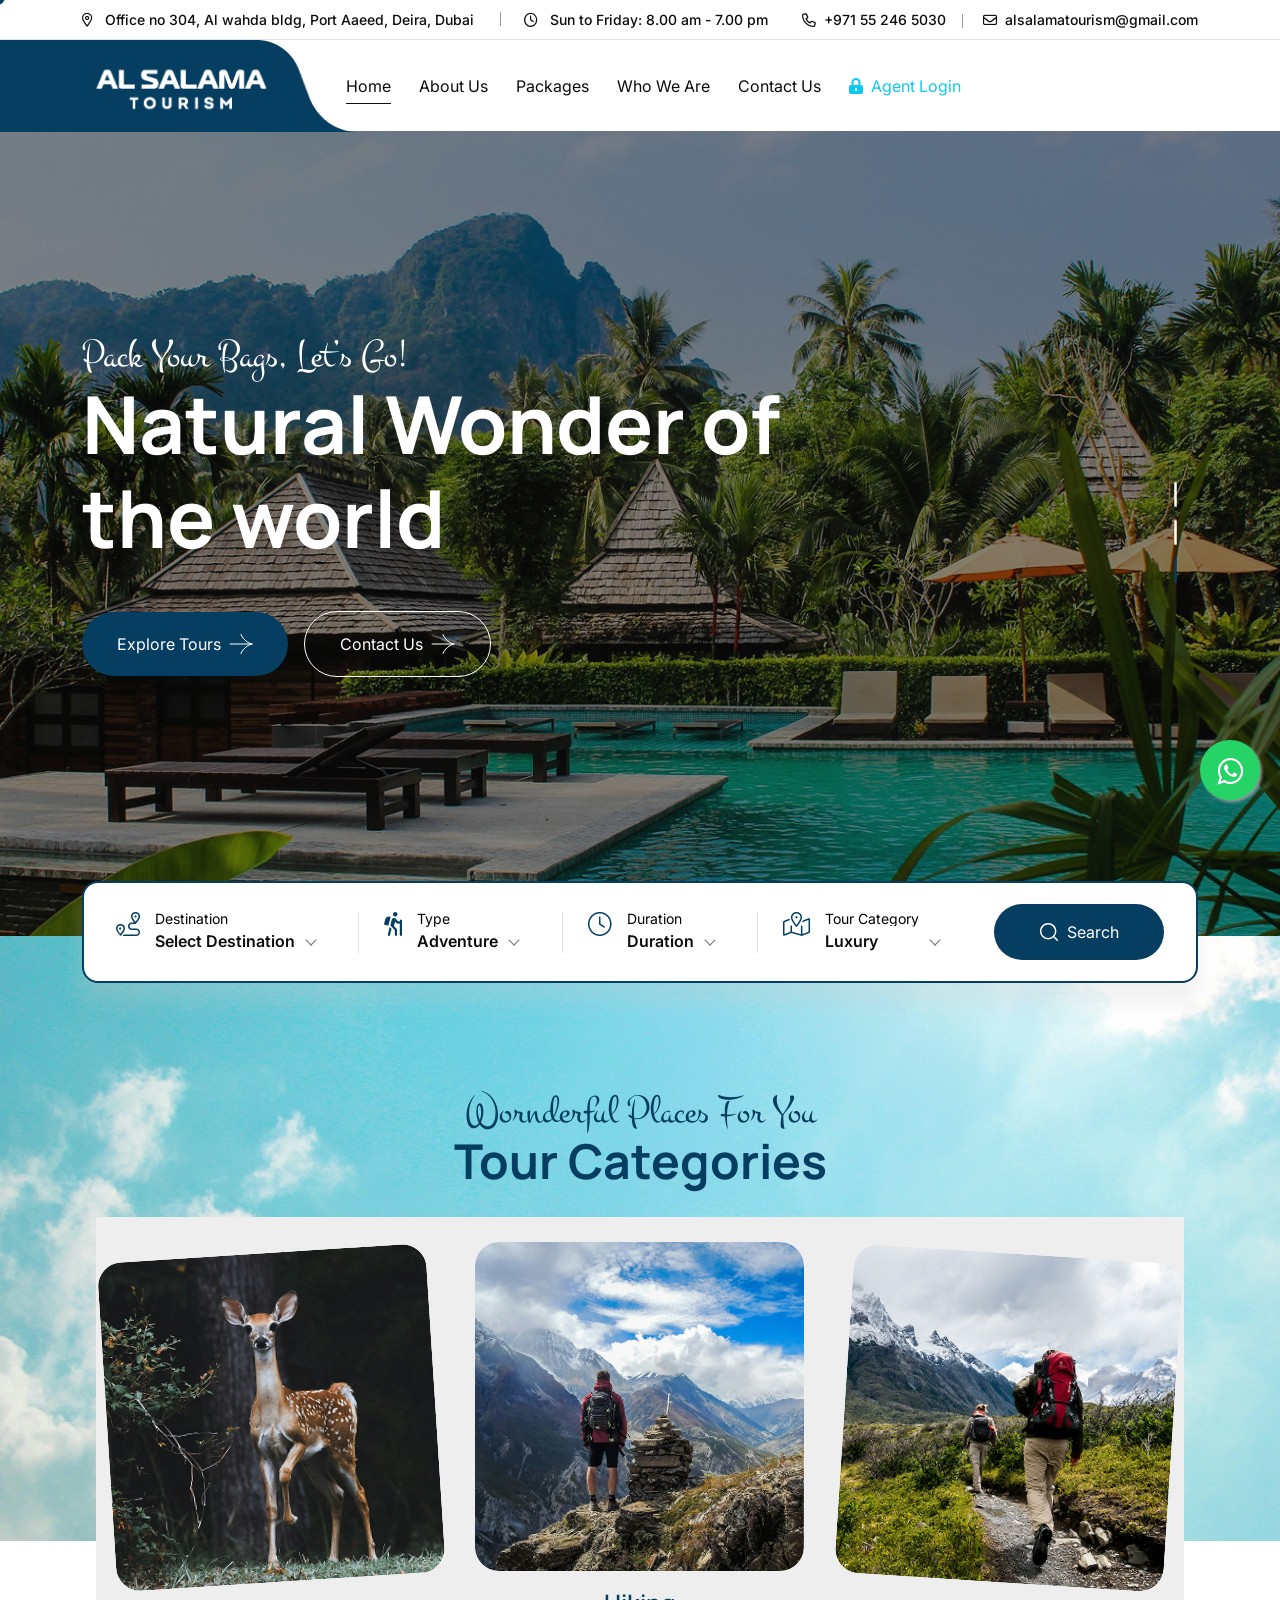
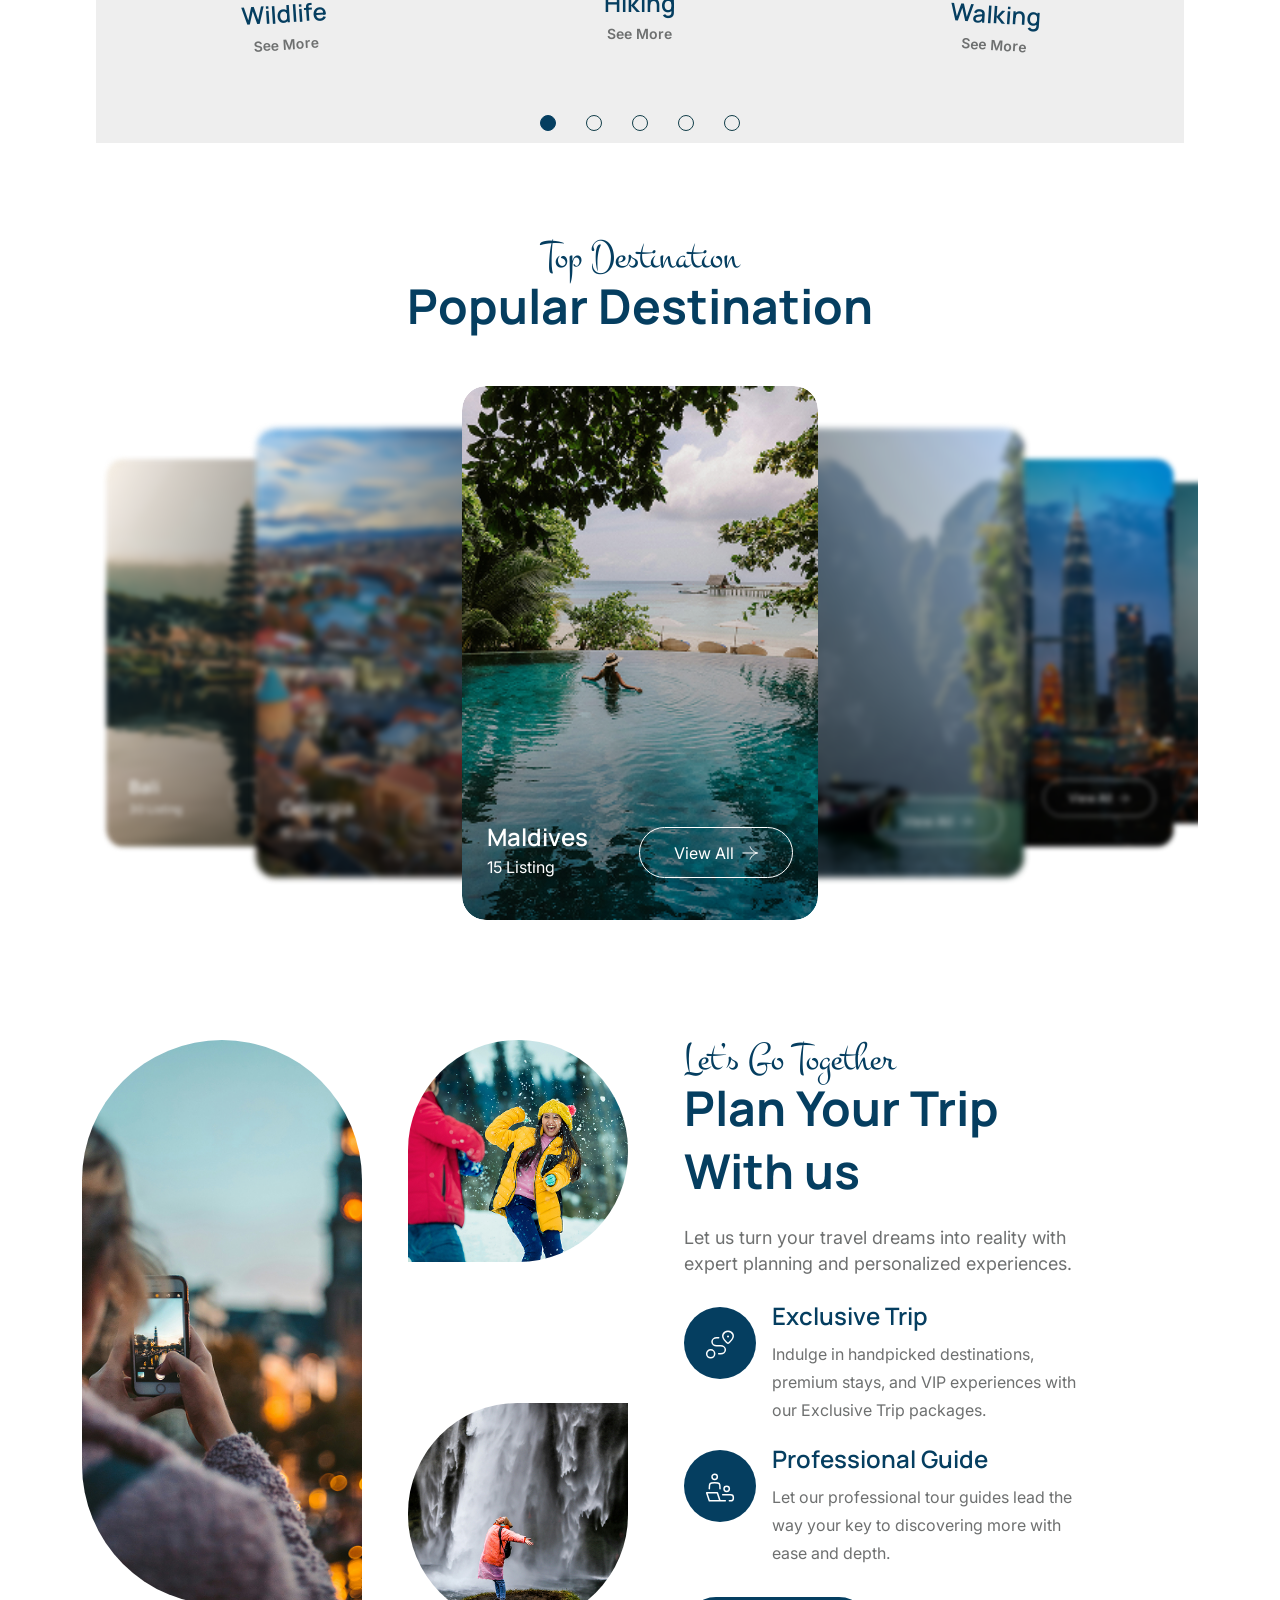
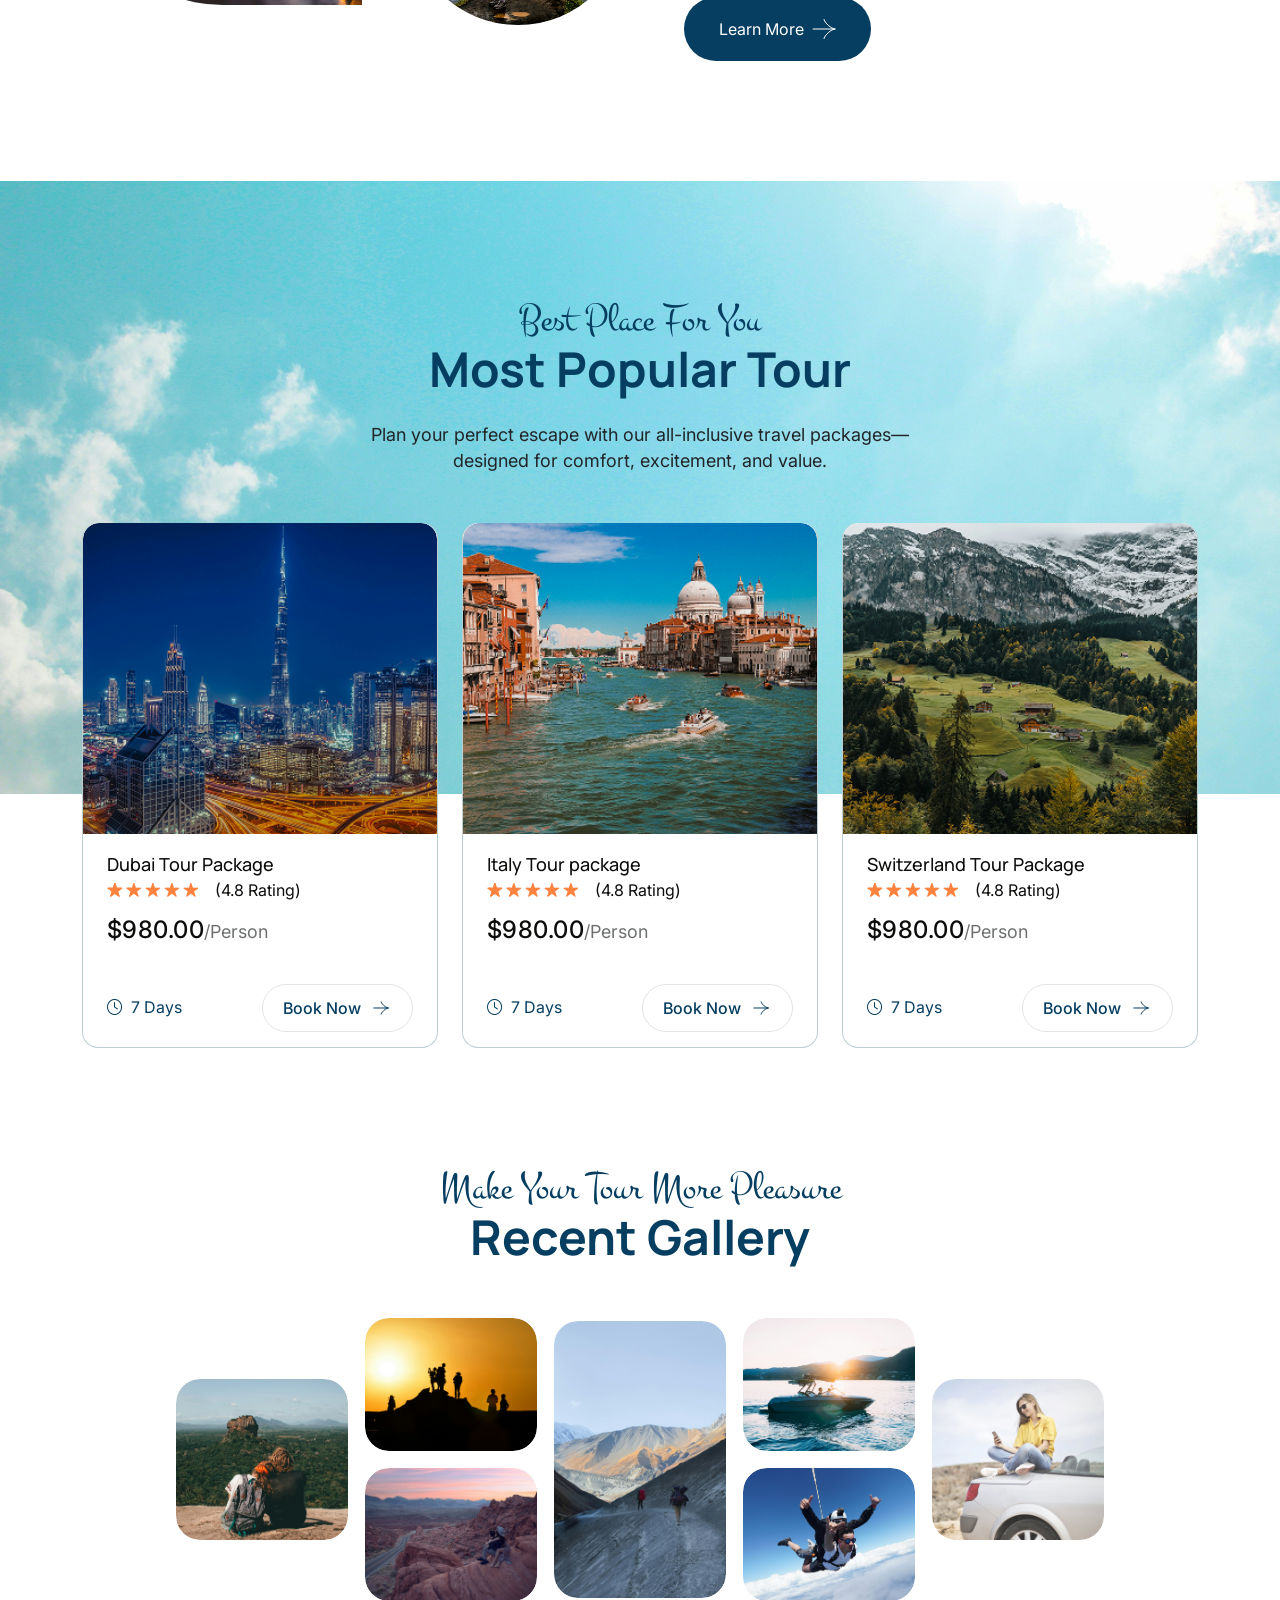
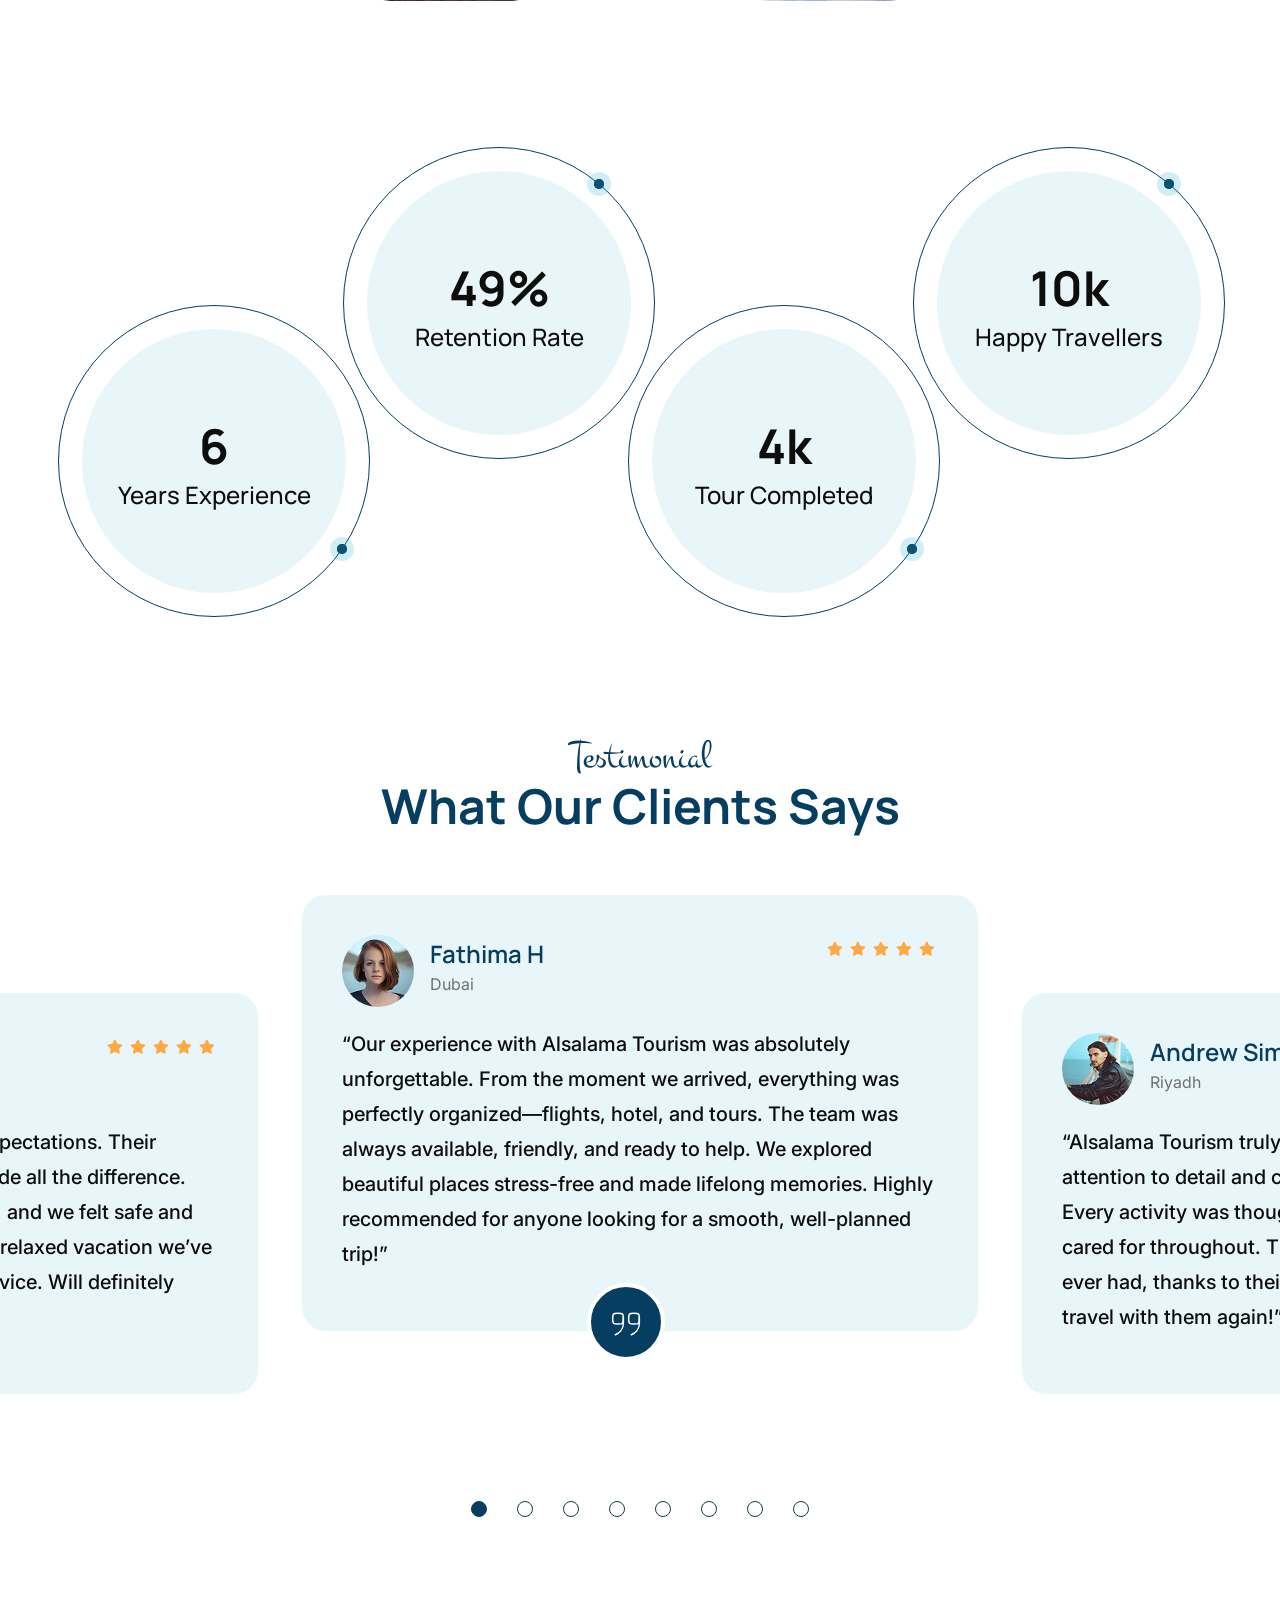
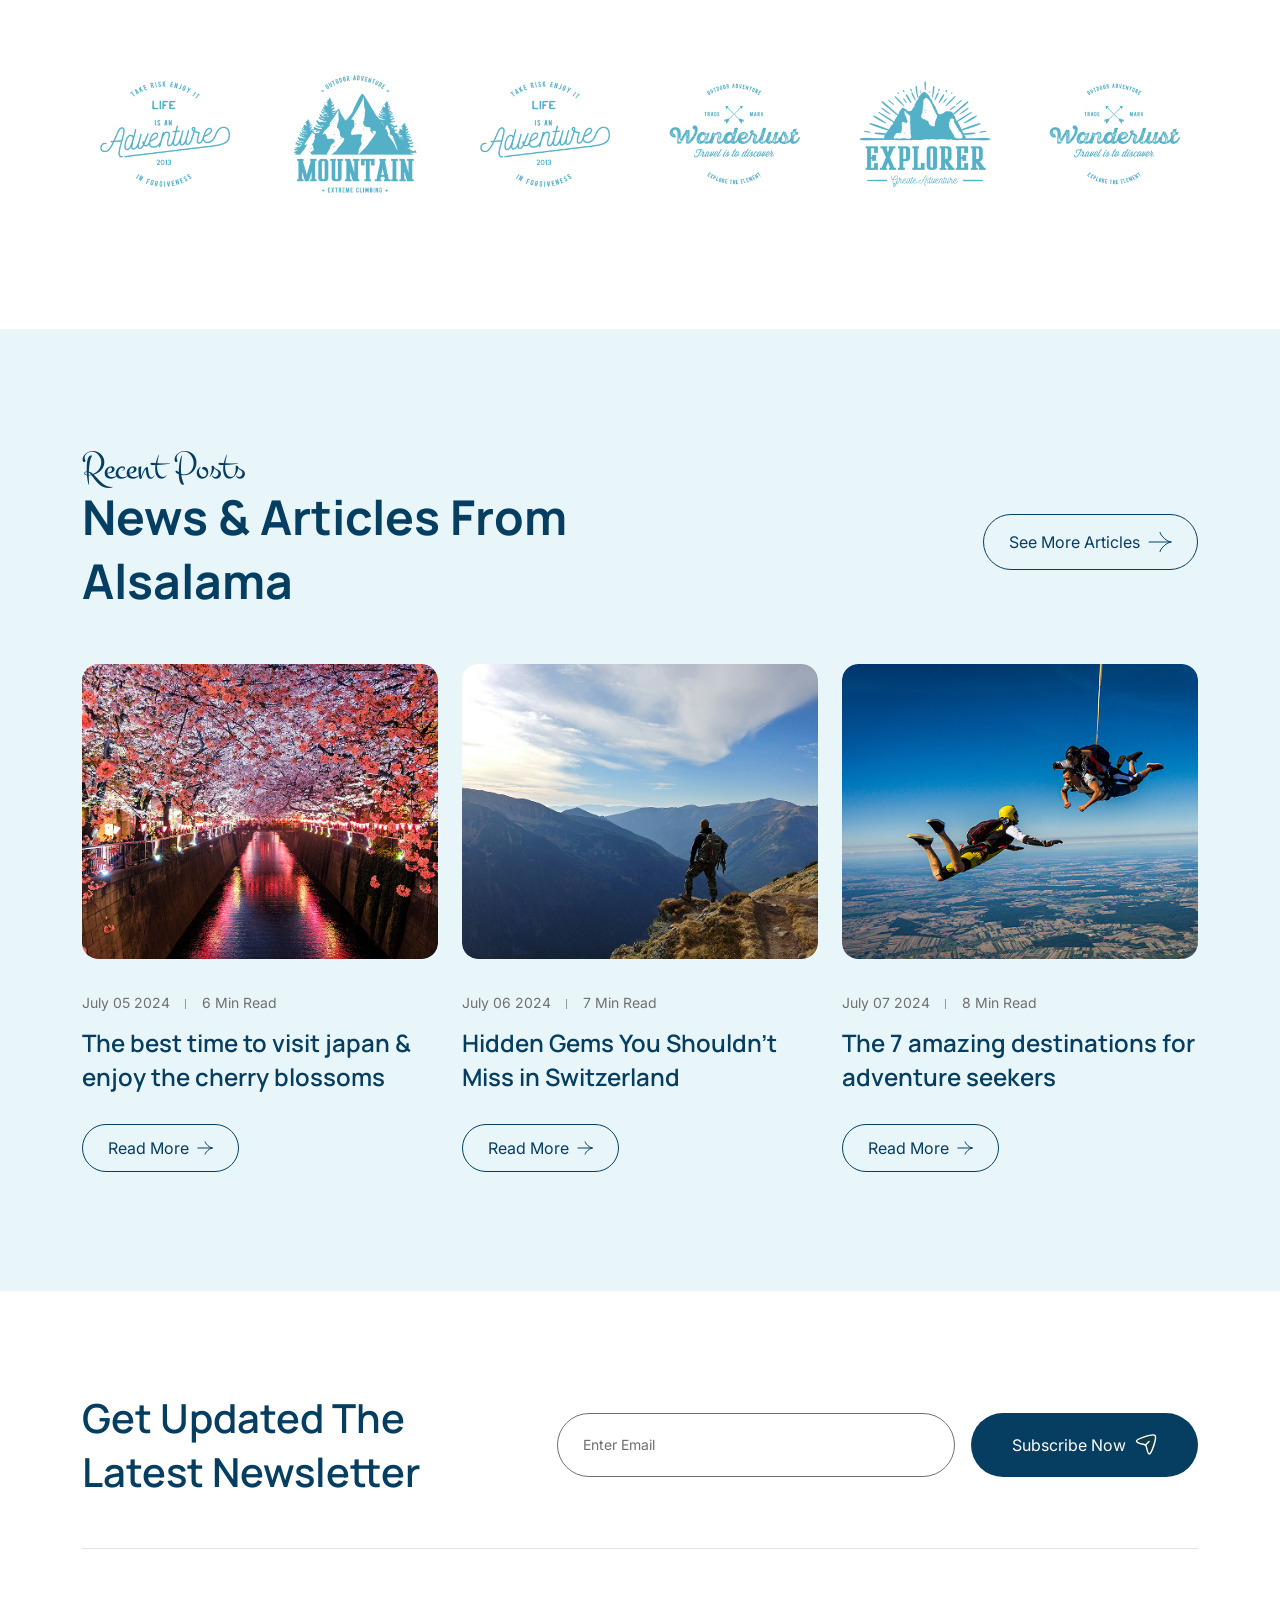
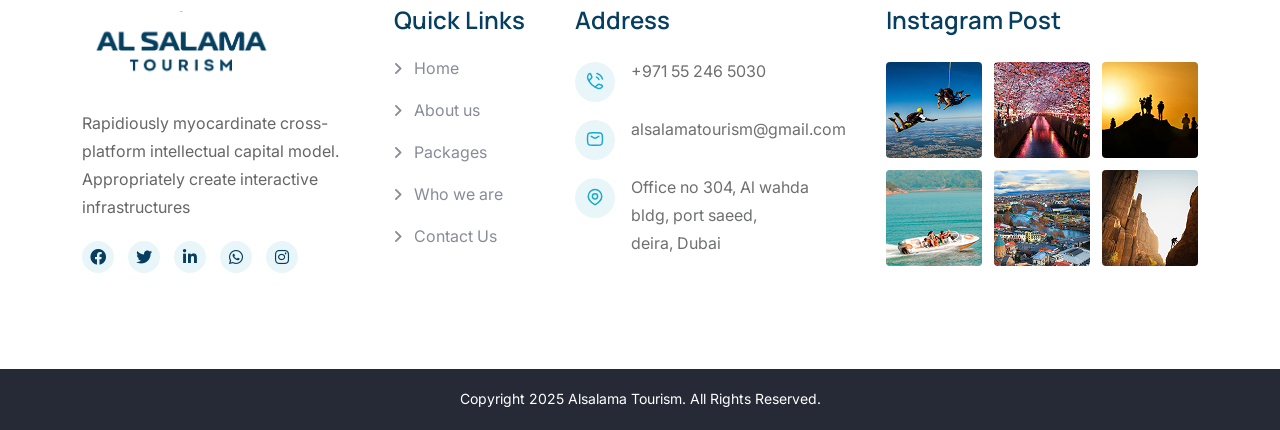
<file: index.html>
<!doctype html>
<html class="no-js" lang="zxx">

<head>
    <meta charset="utf-8">
    <meta http-equiv="x-ua-compatible" content="ie=edge">
    <title>Alsalama Tourism</title>
    <meta name="author" content="Alsalama Tourism">
    <meta name="description" content="Alsalama Tourism">
    <meta name="keywords" content="Alsalama Tourism">
    <meta name="robots" content="INDEX,FOLLOW">

    <!-- Mobile Specific Metas -->
    <meta name="viewport" content="width=device-width, initial-scale=1, shrink-to-fit=no">

    <!-- Favicons - Place favicon.ico in the root directory -->
    <link rel="apple-touch-icon" sizes="57x57" href="assets/img/alsalama-favicon.png">
    <link rel="apple-touch-icon" sizes="60x60" href="assets/img/alsalama-favicon.png">
    <link rel="apple-touch-icon" sizes="72x72" href="assets/img/alsalama-favicon.png">
    <link rel="apple-touch-icon" sizes="76x76" href="assets/img/alsalama-favicon.png">
    <link rel="apple-touch-icon" sizes="114x114" href="assets/img/alsalama-favicon.png">
    <link rel="apple-touch-icon" sizes="120x120" href="assets/img/alsalama-favicon.png">
    <link rel="apple-touch-icon" sizes="144x144" href="assets/img/alsalama-favicon.png">
    <link rel="apple-touch-icon" sizes="152x152" href="assets/img/alsalama-favicon.png">
    <link rel="apple-touch-icon" sizes="180x180" href="assets/img/alsalama-favicon.png">
    <link rel="icon" type="image/png" sizes="192x192" href="assets/img/alsalama-favicon.png">
    <link rel="icon" type="image/png" sizes="32x32" href="assets/img/alsalama-favicon.png">
    <link rel="icon" type="image/png" sizes="96x96" href="assets/img/alsalama-favicon.png">
    <link rel="icon" type="image/png" sizes="16x16" href="assets/img/alsalama-favicon.png">
    <link rel="manifest" href="assets/img/alsalama-favicon.png">
    <meta name="msapplication-TileColor" content="#ffffff">
    <meta name="msapplication-TileImage" content="assets/img/alsalama-favicon.png">
    <meta name="theme-color" content="#ffffff">

    <!--==============================
	  Google Fonts
	============================== -->
    <link rel="preconnect" href="https://fonts.googleapis.com">
    <link rel="preconnect" href="https://fonts.gstatic.com" crossorigin>
    <link rel="preconnect" href="https://fonts.googleapis.com">
    <link rel="preconnect" href="https://fonts.gstatic.com" crossorigin>
    <link href="https://fonts.googleapis.com/css2?family=Inter:wght@100..900&family=Manrope:wght@200..800&family=Montez&display=swap" rel="stylesheet">

    <!--==============================
	    All CSS File
	============================== -->
    <!-- Bootstrap -->
    <link rel="stylesheet" href="assets/css/bootstrap.min.css">
    <!-- Fontawesome Icon -->
    <link rel="stylesheet" href="assets/css/fontawesome.min.css">
    <!-- Magnific Popup -->
    <link rel="stylesheet" href="assets/css/magnific-popup.min.css">

    <!-- Swiper css -->
    <link rel="stylesheet" href="assets/css/swiper-bundle.min.css">

    <!-- Theme Custom CSS -->
    <link rel="stylesheet" href="assets/css/style.css">


    <!-- Whatsapp Button -->

    <link rel="stylesheet" href="https://maxcdn.bootstrapcdn.com/font-awesome/4.5.0/css/font-awesome.min.css">
<a href="https://api.whatsapp.com/send?phone=+971552465030&text=Hi, Can i get more details?" class="float" target="_blank">
<i class="fa fa-whatsapp my-float"></i>
</a>

</head>

<body>

    <!--[if lte IE 9]>
    	<p class="browserupgrade">You are using an <strong>outdated</strong> browser. Please <a href="https://browsehappy.com/">upgrade your browser</a> to improve your experience and security.</p>
  	<![endif]-->


    <!--********************************
   		Code Start From Here 
	******************************** -->

    <div class="cursor-follower"></div>

    <!-- slider drag cursor -->
    <div class="slider-drag-cursor"><i class="fas fa-angle-left me-2"></i> DRAG <i class="fas fa-angle-right ms-2"></i>
    </div>


    <!--==============================
     Preloader
  ==============================-->
    <div id="preloader" class="preloader ">
        <!-- <button class="th-btn preloaderCls">Cancel Preloader </button> -->
        <div class="preloader-inner">
            <img src="assets/img/alsalama-favicon.png" alt="">
        </div>

        <div id="loader" class="th-preloader">
            <div class="animation-preloader">
                <div class="txt-loading">
                    <span preloader-text="A" class="characters">A</span>

                    <span preloader-text="L" class="characters">L</span>

                    <span preloader-text="S" class="characters">S</span>

                    <span preloader-text="A" class="characters">A</span>

                    <span preloader-text="L" class="characters">L</span>
                    <span preloader-text="A" class="characters">A</span>
                    <span preloader-text="M" class="characters">M </span>
                    <span preloader-text="A" class="characters">A</span>
                </div>
            </div>
        </div>

    </div> <!--==============================
    Sidemenu
============================== -->
    <!-- <div class="sidemenu-wrapper sidemenu-info ">
        <div class="sidemenu-content">
            <button class="closeButton sideMenuCls"><i class="far fa-times"></i></button>
            <div class="widget  ">
                <div class="th-widget-about">
                    <div class="about-logo">
                        <a href="home-travel.html"><img src="assets/img/logo2.svg" alt="Tourm"></a>
                    </div>
                    <p class="about-text">Rapidiously myocardinate cross-platform intellectual capital model. Appropriately create interactive infrastructures</p>
                    <div class="th-social">
                        <a href="https://www.facebook.com/"><i class="fab fa-facebook-f"></i></a>
                        <a href="https://www.twitter.com/"><i class="fab fa-twitter"></i></a>
                        <a href="https://www.linkedin.com/"><i class="fab fa-linkedin-in"></i></a>
                        <a href="https://www.whatsapp.com/"><i class="fab fa-whatsapp"></i></a>
                    </div>
                </div>
            </div>
            <div class="widget  ">
                <h3 class="widget_title">Recent Posts</h3>
                <div class="recent-post-wrap">
                    <div class="recent-post">
                        <div class="media-img">
                            <a href="blog-details.html"><img src="assets/img/blog/recent-post-1-1.jpg" alt="Blog Image"></a>
                        </div>
                        <div class="media-body">
                            <div class="recent-post-meta">
                                <a href="blog.html"><i class="far fa-calendar"></i>24 Jun , 2025</a>
                            </div>
                            <h4 class="post-title"><a class="text-inherit" href="blog-details.html">Where Vision Meets Concrete
                                    Reality</a></h4>
                        </div>
                    </div>
                    <div class="recent-post">
                        <div class="media-img">
                            <a href="blog-details.html"><img src="assets/img/blog/recent-post-1-2.jpg" alt="Blog Image"></a>
                        </div>
                        <div class="media-body">
                            <div class="recent-post-meta">
                                <a href="blog.html"><i class="far fa-calendar"></i>22 Jun , 2025</a>
                            </div>
                            <h4 class="post-title"><a class="text-inherit" href="blog-details.html">Raising the Bar in Construction.</a></h4>
                        </div>
                    </div>
                </div>
            </div>
            <div class="widget  ">
                <h3 class="widget_title">Get In Touch</h3>
                <div class="th-widget-contact">
                    <div class="info-box_text">
                        <div class="icon">
                            <img src="assets/img/icon/phone.svg" alt="img">
                        </div>
                        <div class="details">
                            <p><a href="tel:+01234567890" class="info-box_link">+01 234 567 890</a></p>
                            <p><a href="tel:+09876543210" class="info-box_link">+09 876 543 210</a></p>
                        </div>
                    </div>
                    <div class="info-box_text">
                        <div class="icon">
                            <img src="assets/img/icon/envelope.svg" alt="img">
                        </div>
                        <div class="details">
                            <p><a href="mailto:mailinfo00@tourm.com" class="info-box_link">mailinfo00@tourm.com</a></p>
                            <p><a href="mailto:support24@tourm.com" class="info-box_link">support24@tourm.com</a></p>
                        </div>
                    </div>
                    <div class="info-box_text">
                        <div class="icon"><img src="assets/img/icon/location-dot.svg" alt="img"></div>
                        <div class="details">
                            <p>789 Inner Lane, Holy park, California, USA</p>
                        </div>
                    </div>
                </div>
            </div>
        </div>
    </div> -->
    <div class="popup-search-box">
        <button class="searchClose"><i class="fal fa-times"></i></button>
        <form action="#">
            <input type="text" placeholder="What are you looking for?">
            <button type="submit"><i class="fal fa-search"></i></button>
        </form>
    </div><!--==============================
    Mobile Menu
  ============================== -->
    <div class="th-menu-wrapper onepage-nav">
        <div class="th-menu-area text-center">
            <button class="th-menu-toggle"><i class="fal fa-times"></i></button>
            <div class="mobile-logo">
                <a href="index.html"><img src="assets/img/alsalama-logo.jpg" alt="Tourm"></a>
            </div>
            <div class="th-mobile-menu">
                <ul>
                    <li class="mega-menu-wrap"><a class="active" href="index.html">Home</a></li>
                    <li><a href="about.html">About Us</a></li>
                    <li><a href="tour.html">Packages</a></li>
                    <li><a href="who-we-are.html">Who we are</a></li>
                    <li><a href="contact.html">Contact us</a></li>
                    <li><a href="agent.html"><i class="fa-solid fa-lock-keyhole me-1 text-primary"></i> Agent Login</a></li>
                </ul>
            </div>
        </div>
    </div> <!--==============================
	Header Area
==============================-->
    <header class="th-header header-layout1">
        <div class="header-top">
            <div class="container th-container">
                <div class="row justify-content-center justify-content-xl-between align-items-center">
                    <div class="col-auto d-none d-md-block">
                        <div class="header-links">
                            <ul>
                                <li class="d-none d-xl-inline-block"><i class="fa-sharp fa-regular  fa-location-dot"></i>
                                    <span>Office no 304, Al wahda bldg, Port Aaeed, Deira, Dubai</span>
                                </li>
                                <li class="d-none d-xl-inline-block"><i class="fa-regular fa-clock"></i>
                                    <span>Sun to Friday: 8.00 am - 7.00 pm</span>
                                </li>
                            </ul>
                        </div>
                    </div>
                    <div class="col-auto">
                        <div class="header-right">
                           
                            <div class="header-links">
                                <ul>
                                    <li class="d-none d-md-inline-block"><i class="fa-regular fa-phone"></i><span><a href="#"></a>+971 55 246 5030</span></a></li>
                                    <li class="d-none d-md-inline-block"><i class="fa-regular fa-envelope"></i><span><a href="#"></a>alsalamatourism@gmail.com</span></a></li>
                                </ul>
                            </div>
                        </div>
                    </div>
                </div>
            </div>
        </div>
        <div class="sticky-wrapper">
            <!-- Main Menu Area -->
            <div class="menu-area">
                <div class="container th-container">
                    <div class="row align-items-center justify-content-between">
                        <div class="col-auto">
                            <div class="header-logo">
                                <a href="index.html"><img src="assets/img/widget/alsalama white.png" alt="Alsalama Logo" width="200"></a>
                            </div>
                        </div>
                        <div class="col-auto me-xl-auto">
                            <nav class="main-menu d-none d-xl-inline-block">
                                <ul>
                                    <li class="mega-menu-wrap">
                                        <a class="active" href="index.html">Home</a>
                                        
                                    </li>
                                    <li><a href="about.html">About Us</a></li>
                                    <li><a href="tour.html">Packages</a></li>

                                    <li><a href="who-we-are.html">Who we are</a></li>
                        
                                    <li><a href="contact.html">Contact us</a></li>
                                    <li><a href="agent.html" class="text-info fw-semibold"><i class="fa-solid fa-lock-keyhole me-1"></i> Agent Login</a></li>
                                </ul>
                            </nav>
                            <button type="button" class="th-menu-toggle d-block d-xl-none"><i class="far fa-bars"></i></button>
                        </div>
                        <div class="col-auto d-none d-xl-block">
                            <div class="header-button d-flex align-items-center gap-2">
                                <a href="agent.html" class="th-btn style2" style="padding: 12px 20px; font-size: 13px; border-radius: 6px;"><i class="fa-solid fa-user-shield me-1"></i> Agent Login</a>
                                <a href="contact.html" class="th-btn style3 th-icon">Book Now</a>
                            </div>
                        </div>
                    </div>
                </div>
                <div class="logo-bg" data-mask-src="assets/img/logo_bg_mask.png"></div>
            </div>
        </div>
    </header>
    <!--==============================
Hero Area
==============================-->
    <div class="th-hero-wrapper hero-1" id="hero">
        <div class="swiper th-slider hero-slider-1" id="heroSlide1" data-slider-options='{"effect":"fade","menu": ["", "", ""],"heroSlide1": {"swiper-container": {"pagination": {"el": ".swiper-pagination", "clickable": true }}}}'>
            <div class="swiper-wrapper">
                <div class="swiper-slide">
                    <div class="hero-inner">
                        <div class="th-hero-bg" data-bg-src="assets/img/hero/hero_bg_1_1.jpg">
                        </div>
                        <div class="container">
                            <div class="hero-style1">
                                <span class="sub-title style1" data-ani="slideinup" data-ani-delay="0.2s">Pack Your Bags, Let’s Go!</span>
                                <h1 class="hero-title" data-ani="slideinup" data-ani-delay="0.4s">
                                    Natural Wonder of the world </h1>
                                <div class="btn-group" data-ani="slideinup" data-ani-delay="0.6s">
                                    <a href="tour.html" class="th-btn th-icon">Explore Tours</a>
                                    <a href="contact.html" class="th-btn style2 th-icon">Contact Us</a>
                                </div>
                            </div>
                        </div>
                    </div>
                </div>
                <div class="swiper-slide">
                    <div class="hero-inner">
                        <div class="th-hero-bg" data-bg-src="assets/img/hero/hero_bg_1_2.jpg">
                        </div>
                        <div class="container">
                            <div class="hero-style1">
                                <span class="sub-title style1" data-ani="slideinup" data-ani-delay="0.2s">Explore. Experience. Enjoy.</span>
                                <h1 class="hero-title" data-ani="slideinup" data-ani-delay="0.4s">
                                    Let’s make your best trip with us </h1>
                                <div class="btn-group" data-ani="slideinup" data-ani-delay="0.6s">
                                    <a href="tour.html" class="th-btn th-icon">Explore Tours</a>
                                    <a href="contact.html" class="th-btn style2 th-icon">Contact Us</a>
                                </div>
                            </div>
                        </div>
                    </div>
                </div>
                <div class="swiper-slide">
                    <div class="hero-inner">
                        <div class="th-hero-bg" data-bg-src="assets/img/hero/hero_bg_1_3.jpg">
                        </div>
                        <div class="container">
                            <div class="hero-style1">
                                <span class="sub-title style1" data-ani="slideinup" data-ani-delay="0.2s">From Your Bucket List to Reality</span>
                                <h1 class="hero-title" data-ani="slideinup" data-ani-delay="0.4s">
                                    Explore beauty of the whole world </h1>
                                <div class="btn-group" data-ani="slideinup" data-ani-delay="0.6s">
                                    <a href="tour.html" class="th-btn th-icon">Explore Tours</a>
                                    <a href="contact.html" class="th-btn style2 th-icon">Contact Us</a>
                                </div>
                            </div>
                        </div>
                    </div>
                </div>

            </div>
            <div class="th-swiper-custom">
                <button data-slider-prev="#heroSlide1" class="slider-arrow slider-prev"><img src="assets/img/icon/right-arrow.svg" alt=""></button>
                <div class="slider-pagination"></div>
                <button data-slider-next="#heroSlide1" class="slider-arrow slider-next"><img src="assets/img/icon/left-arrow.svg" alt=""></button>
            </div>

        </div>
    </div>
    <!--======== / Hero Section ========--><!--==============================
Booking Area  
==============================-->
    <div class="booking-sec">
        <div class="container">
            <form action="mail.php" method="POST" class="booking-form ajax-contact">
                <div class="input-wrap">
                    <div class="row align-items-center justify-content-between">
                        <div class="form-group col-md-6 col-lg-auto">
                            <div class="icon">
                                <i class="fa-light fa-route"></i>
                            </div>
                            <div class="search-input">
                                <label>Destination</label>
                                <select name="subject" id="subject" class="form-select nice-select">
                                    <option value="Select Destination" selected disabled>Select Destination</option>
                                    <option value="Australia">Australia</option>
                                    <option value="Dubai">Dubai</option>
                                    <option value="England">England</option>
                                    <option value="Sweden">Sweden</option>
                                    <option value="Thailand">Thailand</option>
                                    <option value="Egypt">Egypt</option>
                                    <option value="Saudi Arab">Saudi Arab</option>
                                    <option value="Switzerland">Switzerland</option>
                                    <option value="Scandinavia">Scandinavia</option>
                                    <option value="Western Europe">Western Europe</option>
                                    <option value="Indonesia">Indonesia</option>
                                    <option class="Italy">Italy</option>
                                </select>
                            </div>
                        </div>
                        <div class="form-group col-md-6 col-lg-auto">
                            <div class="icon">
                                <i class="fa-regular fa-person-hiking"></i>
                            </div>
                            <div class="search-input">
                                <label>Type</label>
                                <select class=" nice-select" name="Adventure" id="Adventure">
                                    <option value="Adventure" selected disabled>Adventure</option>
                                    <option value="Beach">Beach</option>
                                    <option value="Group Tour">Group Tour</option>
                                    <option value="Couple Tour">Couple Tour</option>
                                    <option value="Family Tour">Family Tour</option>
                                </select>
                            </div>
                        </div>
                        <div class="form-group col-md-6 col-lg-auto">
                            <div class="icon">
                                <i class="fa-light fa-clock"></i>
                            </div>
                            <div class="search-input">
                                <label>Duration</label>
                                <select class="form-select nice-select" name="Duration" id="Duration">
                                    <option value="Normal" selected disabled>Duration</option>
                                    <option value="1">1 days</option>
                                    <option value="2">2 days</option>
                                    <option value="3">3 days</option>
                                    <option value="4">4 days</option>
                                    <option value="5">5 days</option>
                                    <option value="6">6 days</option>
                                    <option value="7">7 days</option>
                                </select>
                            </div>
                        </div>
                        <div class="form-group col-md-6 col-lg-auto">
                            <div class="icon">
                                <i class="fa-light fa-map-location-dot"></i>
                            </div>
                            <div class="search-input">
                                <label>Tour Category</label>
                                <select name="subject" id="category" class="form-select nice-select">
                                    <option value="Normal" selected disabled>Luxury</option>
                                    <option value="1">Delux</option>
                                    <option value="2">Economy</option>
                                </select>
                            </div>
                        </div>
                        <div class="form-btn col-md-12 col-lg-auto">
                            <button class="th-btn"><img src="assets/img/icon/search.svg" alt="">Search</button>
                        </div>
                    </div>
                    <p class="form-messages mb-0 mt-3"></p>
                </div>
            </form>
        </div>
    </div><!--==============================
Category Area  
==============================-->
    <section class="category-area bg-top-center" data-bg-src="assets/img/bg/tour_bg_1.jpg">
        <div class="container th-container">
            <div class="title-area text-center">
                <span class="sub-title">Wornderful Places For You</span>
                <h2 class="sec-title">Tour Categories</h2>

            </div>
            <div class="swiper th-slider has-shadow categorySlider" id="categorySlider1" data-bg-src="assets/img/bg/category_bg_1.png" data-slider-options='{"spaceBetween": "50","breakpoints":{"0":{"slidesPerView":1},"576":{"slidesPerView":"1"},"768":{"slidesPerView":"2"},"992":{"slidesPerView":"3"},"1200":{"slidesPerView":"3"},"1400":{"slidesPerView":"5"}}}'>
                <div class="swiper-wrapper">
                    <div class="swiper-slide">
                        <div class="category-card single">
                            <div class="box-img global-img">
                                <img src="assets/img/category/category_1_1.jpg" alt="Image">
                            </div>
                            <h3 class="box-title"><a href="tour.html">Wildlife</a></h3>
                            <a class="line-btn" href="tour.html">See more</a>
                        </div>
                    </div>

                    <div class="swiper-slide">
                        <div class="category-card single">
                            <div class="box-img global-img">
                                <img src="assets/img/category/category_1_2.jpg" alt="Image">
                            </div>
                            <h3 class="box-title"><a href="tour.html">Hiking</a></h3>
                            <a class="line-btn" href="tour.html">See more</a>
                        </div>
                    </div>

                    <div class="swiper-slide">
                        <div class="category-card single">
                            <div class="box-img global-img">
                                <img src="assets/img/category/category_1_3.jpg" alt="Image">
                            </div>
                            <h3 class="box-title"><a href="tour.html">Walking</a></h3>
                            <a class="line-btn" href="tour.html">See more</a>
                        </div>
                    </div>

                    <div class="swiper-slide">
                        <div class="category-card single">
                            <div class="box-img global-img">
                                <img src="assets/img/category/category_1_4.jpg" alt="Image">
                            </div>
                            <h3 class="box-title"><a href="tour.html">Climbing</a></h3>
                            <a class="line-btn" href="tour.html">See more</a>
                        </div>
                    </div>

                    <div class="swiper-slide">
                        <div class="category-card single">
                            <div class="box-img global-img">
                                <img src="assets/img/category/category_1_5.jpg" alt="Image">
                            </div>
                            <h3 class="box-title"><a href="tour.html">Boating</a></h3>
                            <a class="line-btn" href="tour.html">See more</a>
                        </div>
                    </div>

                    <div class="swiper-slide">
                        <div class="category-card single">
                            <div class="box-img global-img">
                                <img src="assets/img/category/category_1_1.jpg" alt="Image">
                            </div>
                            <h3 class="box-title"><a href="tour.html">Wildlife</a></h3>
                            <a class="line-btn" href="tour.html">See more</a>
                        </div>
                    </div>

                    <div class="swiper-slide">
                        <div class="category-card single">
                            <div class="box-img global-img">
                                <img src="assets/img/category/category_1_2.jpg" alt="Image">
                            </div>
                            <h3 class="box-title"><a href="tour.html">Hiking</a></h3>
                            <a class="line-btn" href="tour.html">See more</a>
                        </div>
                    </div>

                    <div class="swiper-slide">
                        <div class="category-card single">
                            <div class="box-img global-img">
                                <img src="assets/img/category/category_1_3.jpg" alt="Image">
                            </div>
                            <h3 class="box-title"><a href="tour.html">Walking</a></h3>
                            <a class="line-btn" href="tour.html">See more</a>
                        </div>
                    </div>

                    <div class="swiper-slide">
                        <div class="category-card single">
                            <div class="box-img global-img">
                                <img src="assets/img/category/category_1_4.jpg" alt="Image">
                            </div>
                            <h3 class="box-title"><a href="tour.html">Climbing</a></h3>
                            <a class="line-btn" href="tour.html">See more</a>
                        </div>
                    </div>

                    <div class="swiper-slide">
                        <div class="category-card single">
                            <div class="box-img global-img">
                                <img src="assets/img/category/category_1_5.jpg" alt="Image">
                            </div>
                            <h3 class="box-title"><a href="tour.html">Boating</a></h3>
                            <a class="line-btn" href="tour.html">See more</a>
                        </div>
                    </div>

                    <div class="swiper-slide">
                        <div class="category-card single">
                            <div class="box-img global-img">
                                <img src="assets/img/category/category_1_1.jpg" alt="Image">
                            </div>
                            <h3 class="box-title"><a href="tour.html">Wildlife</a></h3>
                            <a class="line-btn" href="tour.html">See more</a>
                        </div>
                    </div>

                    <div class="swiper-slide">
                        <div class="category-card single">
                            <div class="box-img global-img">
                                <img src="assets/img/category/category_1_2.jpg" alt="Image">
                            </div>
                            <h3 class="box-title"><a href="tour.html">Hiking</a></h3>
                            <a class="line-btn" href="tour.html">See more</a>
                        </div>
                    </div>

                    <div class="swiper-slide">
                        <div class="category-card single">
                            <div class="box-img global-img">
                                <img src="assets/img/category/category_1_3.jpg" alt="Image">
                            </div>
                            <h3 class="box-title"><a href="tour.html">Climbing</a></h3>
                            <a class="line-btn" href="tour.html">See more</a>
                        </div>
                    </div>

                    <div class="swiper-slide">
                        <div class="category-card single">
                            <div class="box-img global-img">
                                <img src="assets/img/category/category_1_4.jpg" alt="Image">
                            </div>
                            <h3 class="box-title"><a href="tour.html">Walking</a></h3>
                            <a class="line-btn" href="tour.html">See more</a>
                        </div>
                    </div>

                    <div class="swiper-slide">
                        <div class="category-card single">
                            <div class="box-img global-img">
                                <img src="assets/img/category/category_1_5.jpg" alt="Image">
                            </div>
                            <h3 class="box-title"><a href="tour.html">Boating</a></h3>
                            <a class="line-btn" href="tour.html">See more</a>
                        </div>
                    </div>


                </div>
                <div class="slider-pagination"></div>
            </div>
        </div>
    </section><!--==============================
destination Area  
==============================-->
    <div class=" position-relative overflow-hidden ">
        <div class="container">
            <div class="title-area text-center">
                <span class="sub-title">Top Destination</span>
                <h2 class="sec-title">Popular Destination</h2>

            </div>
            <div class="swiper th-slider destination-slider slider-drag-wrap" id="aboutSlider1" data-slider-options='{"breakpoints":{"0":{"slidesPerView":1},"576":{"slidesPerView":"2"},"992":{"slidesPerView":"3"},"1200":{"slidesPerView":"3"}},"effect":"coverflow","coverflowEffect":{"rotate":"0","stretch":"95","depth":"212","modifier":"1"},"centeredSlides":"true"}'>
                <div class="swiper-wrapper">
                    <div class="swiper-slide">
                        <div class="destination-box gsap-cursor">
                            <div class="destination-img">
                                <img src="assets/img/destination/destination_1_1.jpg" alt="destination image">
                                <div class="destination-content">
                                    <div class="media-left">
                                        <h4 class="box-title">
                                            <a href="tour.html">Maldives</a>
                                        </h4>
                                        <span class="destination-subtitle">15 Listing</span>
                                    </div>
                                    <div class="">
                                        <a href="tour.html" class="th-btn style2 th-icon">View All</a>
                                    </div>
                                </div>
                            </div>
                        </div>
                    </div>
                    <div class="swiper-slide">
                        <div class="destination-box gsap-cursor">
                            <div class="destination-img">
                                <img src="assets/img/destination/destination_1_2.jpg" alt="destination image">
                                <div class="destination-content">
                                    <div class="media-left">
                                        <h4 class="box-title">
                                            <a href="tour.html">Thailand</a>
                                        </h4>
                                        <span class="destination-subtitle">22 Listing</span>
                                    </div>
                                    <div class="">
                                        <a href="tour.html" class="th-btn style2 th-icon">View All</a>
                                    </div>
                                </div>
                            </div>
                        </div>
                    </div>
                    <div class="swiper-slide">
                        <div class="destination-box gsap-cursor">
                            <div class="destination-img">
                                <img src="assets/img/destination/destination_1_3.jpg" alt="destination image">
                                <div class="destination-content">
                                    <div class="media-left">
                                        <h4 class="box-title">
                                            <a href="tour.html">Malaysia</a>
                                        </h4>
                                        <span class="destination-subtitle">25 Listing</span>
                                    </div>
                                    <div class="">
                                        <a href="tour.html" class="th-btn style2 th-icon">View All</a>
                                    </div>
                                </div>
                            </div>
                        </div>
                    </div>
                    <div class="swiper-slide">
                        <div class="destination-box gsap-cursor">
                            <div class="destination-img">
                                <img src="assets/img/destination/destination_1_4.jpg" alt="destination image">
                                <div class="destination-content">
                                    <div class="media-left">
                                        <h4 class="box-title">
                                            <a href="tour.html">Dubai</a>
                                        </h4>
                                        <span class="destination-subtitle">28 Listing</span>
                                    </div>
                                    <div class="">
                                        <a href="tour.html" class="th-btn style2 th-icon">View All</a>
                                    </div>
                                </div>
                            </div>
                        </div>
                    </div>
                    <div class="swiper-slide">
                        <div class="destination-box gsap-cursor">
                            <div class="destination-img">
                                <img src="assets/img/destination/destination_1_5.jpg" alt="destination image">
                                <div class="destination-content">
                                    <div class="media-left">
                                        <h4 class="box-title">
                                            <a href="tour.html">Bali</a>
                                        </h4>
                                        <span class="destination-subtitle">30 Listing</span>
                                    </div>
                                    <div class="">
                                        <a href="tour.html" class="th-btn style2 th-icon">View All</a>
                                    </div>
                                </div>
                            </div>
                        </div>
                    </div>
                    <div class="swiper-slide">
                        <div class="destination-box gsap-cursor">
                            <div class="destination-img">
                                <img src="assets/img/destination/destination_1_6.jpg" alt="destination image">
                                <div class="destination-content">
                                    <div class="media-left">
                                        <h4 class="box-title">
                                            <a href="tour.html">Georgia</a>
                                        </h4>
                                        <span class="destination-subtitle">15 Listing</span>
                                    </div>
                                    <div class="">
                                        <a href="tour.html" class="th-btn style2 th-icon">View All</a>
                                    </div>
                                </div>
                            </div>
                        </div>
                    </div>
                  
                </div>
            </div>
        </div>
    </div>


    <!--==============================
About Area  
==============================-->
    <div class="about-area position-relative overflow-hidden space" id="about-sec">
        <div class="container">
            <div class="row">
                <div class="col-xl-6">
                    <div class="img-box1">
                        <div class="img1">
                            <img src="assets/img/normal/about_1_1.jpg" alt="About">
                        </div>
                        <div class="img2">
                            <img src="assets/img/normal/about_1_2.jpg" alt="About">
                        </div>
                        <div class="img3">
                            <img src="assets/img/normal/about_1_3.jpg" alt="About">
                        </div>
                    </div>
                </div>
                <div class="col-xl-6">
                    <div class="ps-xl-4 ms-xl-2">
                        <div class="title-area mb-20 pe-xl-5 me-xl-5">
                            <span class="sub-title style1 ">Let’s Go Together</span>
                            <h2 class="sec-title mb-20 pe-xl-5 me-xl-5 heading">Plan Your Trip With us</h2>

                            <p class="sec-text mb-30">Let us turn your travel dreams into reality with expert planning and personalized experiences.</p>
                        </div>
                        <div class="about-item-wrap">
                            <div class="about-item">
                                <div class="about-item_img"><img src="assets/img/icon/map3.svg" alt=""></div>
                                <div class="about-item_centent">
                                    <h5 class="box-title">Exclusive Trip</h5>
                                    <p class="about-item_text">Indulge in handpicked destinations, premium stays, and VIP experiences with our Exclusive Trip packages.</p>
                                </div>
                            </div>
                            <div class="about-item">
                                <div class="about-item_img"><img src="assets/img/icon/guide.svg" alt=""></div>
                                <div class="about-item_centent">
                                    <h5 class="box-title">Professional Guide</h5>
                                    <p class="about-item_text">Let our professional tour guides lead the way your key to discovering more with ease and depth.</p>
                                </div>
                            </div>
                        </div>
                        <div class="mt-35"><a href="about.html" class="th-btn style3 th-icon">Learn More</a></div>
                    </div>
                </div>
            </div>

            <div class="shape-mockup shape1 d-none d-xl-block" data-top="12%" data-left="-16%">
                <img src="assets/img/shape/shape_1.png" alt="shape">
            </div>
            <div class="shape-mockup shape2 d-none d-xl-block" data-top="20%" data-left="-16%">
                <img src="assets/img/shape/shape_2.png" alt="shape">
            </div>
            <div class="shape-mockup shape3 d-none d-xl-block" data-top="14%" data-left="-10%">
                <img src="assets/img/shape/shape_3.png" alt="shape">
            </div>

            <div class="shape-mockup about-shape movingX d-none d-xxl-block" data-bottom="0%" data-right="-11%">
                <img src="assets/img/normal/about-slide-img.png" alt="shape">
            </div>
            <div class="shape-mockup about-rating d-none d-xxl-block" data-bottom="50%" data-right="-20%">
                <i class="fa-sharp fa-solid fa-star"></i><span>4.9k</span>
            </div>
            <div class="shape-mockup about-emoji d-none d-xxl-block" data-bottom="25%" data-right="5%"><img src="assets/img/icon/emoji.png" alt="">
            </div>
        </div>

    </div>
    <!--==============================
Service Area  
==============================-->
    <section class="tour-area position-relative bg-top-center overflow-hidden space" id="service-sec" data-bg-src="assets/img/bg/tour_bg_1.jpg">
        <div class="container">
            <div class="row">
                <div class="col-lg-6 offset-lg-3">
                    <div class="title-area text-center">
                        <span class="sub-title">Best Place For You</span>
                        <h2 class="sec-title">Most Popular Tour</h2>
                        <p class="sec-text text-dark">Plan your perfect escape with our all-inclusive travel packages—designed for comfort, excitement, and value.</p>
                    </div>
                </div>
            </div>
            <div class="slider-area tour-slider ">
                <div class="swiper th-slider has-shadow slider-drag-wrap" data-slider-options='{"breakpoints":{"0":{"slidesPerView":1},"576":{"slidesPerView":"1"},"768":{"slidesPerView":"2"},"992":{"slidesPerView":"2"},"1200":{"slidesPerView":"3"},"1300":{"slidesPerView":"4"}}}'>
                    <div class="swiper-wrapper">
                        <div class="swiper-slide">
                            <div class="tour-box th-ani gsap-cursor">
                                <div class="tour-box_img global-img">
                                    <img src="assets/img/tour/tour_box_1.jpg" alt="image">
                                </div>
                                <div class="tour-content">
                                    <h3 class="box-title"><a href="tour-details.html">Dubai Tour Package</a></h3>
                                    <div class="tour-rating">
                                        <div class="star-rating" role="img" aria-label="Rated 5.00 out of 5"><span style="width:100%">Rated
                                                <strong class="rating">5.00</strong> out of 5 based on <span class="rating">4.8</span>(4.8
                                                Rating)</span></div>
                                        <a href="tour-details.html" class="woocommerce-review-link">(<span class="count">4.8</span>
                                            Rating)</a>
                                    </div>
                                    <h4 class="tour-box_price"><span class="currency">$980.00</span>/Person</h4>
                                    <div class="tour-action">
                                        <span><i class="fa-light fa-clock"></i>7 Days</span>
                                        <a href="contact.html" class="th-btn style4 th-icon">Book Now</a>
                                    </div>
                                </div>
                            </div>
                        </div>

                        <div class="swiper-slide">
                            <div class="tour-box th-ani gsap-cursor">
                                <div class="tour-box_img global-img">
                                    <img src="assets/img/tour/tour_box_2.jpg" alt="image">
                                </div>
                                <div class="tour-content">
                                    <h3 class="box-title"><a href="tour-details.html">Italy Tour package</a></h3>
                                    <div class="tour-rating">
                                        <div class="star-rating" role="img" aria-label="Rated 5.00 out of 5"><span style="width:100%">Rated
                                                <strong class="rating">5.00</strong> out of 5 based on <span class="rating">4.8</span>(4.8
                                                Rating)</span></div>
                                        <a href="tour-details.html" class="woocommerce-review-link">(<span class="count">4.8</span>
                                            Rating)</a>
                                    </div>
                                    <h4 class="tour-box_price"><span class="currency">$980.00</span>/Person</h4>
                                    <div class="tour-action">
                                        <span><i class="fa-light fa-clock"></i>7 Days</span>
                                        <a href="contact.html" class="th-btn style4 th-icon">Book Now</a>
                                    </div>
                                </div>
                            </div>
                        </div>

                        <div class="swiper-slide">
                            <div class="tour-box th-ani gsap-cursor">
                                <div class="tour-box_img global-img">
                                    <img src="assets/img/tour/tour_box_3.jpg" alt="image">
                                </div>
                                <div class="tour-content">
                                    <h3 class="box-title"><a href="tour-details.html">Switzerland Tour Package</a></h3>
                                    <div class="tour-rating">
                                        <div class="star-rating" role="img" aria-label="Rated 5.00 out of 5"><span style="width:100%">Rated
                                                <strong class="rating">5.00</strong> out of 5 based on <span class="rating">4.8</span>(4.8
                                                Rating)</span></div>
                                        <a href="tour-details.html" class="woocommerce-review-link">(<span class="count">4.8</span>
                                            Rating)</a>
                                    </div>
                                    <h4 class="tour-box_price"><span class="currency">$980.00</span>/Person</h4>
                                    <div class="tour-action">
                                        <span><i class="fa-light fa-clock"></i>7 Days</span>
                                        <a href="contact.html" class="th-btn style4 th-icon">Book Now</a>
                                    </div>
                                </div>
                            </div>
                        </div>

                        <div class="swiper-slide">
                            <div class="tour-box th-ani gsap-cursor">
                                <div class="tour-box_img global-img">
                                    <img src="assets/img/tour/tour_box_4.jpg" alt="image">
                                </div>
                                <div class="tour-content">
                                    <h3 class="box-title"><a href="tour-details.html">Greece Tour Package</a></h3>
                                    <div class="tour-rating">
                                        <div class="star-rating" role="img" aria-label="Rated 5.00 out of 5"><span style="width:100%">Rated
                                                <strong class="rating">5.00</strong> out of 5 based on <span class="rating">4.8</span>(4.8
                                                Rating)</span></div>
                                        <a href="tour-details.html" class="woocommerce-review-link">(<span class="count">4.8</span>
                                            Rating)</a>
                                    </div>
                                    <h4 class="tour-box_price"><span class="currency">$980.00</span>/Person</h4>
                                    <div class="tour-action">
                                        <span><i class="fa-light fa-clock"></i>7 Days</span>
                                        <a href="contact.html" class="th-btn style4 th-icon">Book Now</a>
                                    </div>
                                </div>
                            </div>
                        </div>

                        <div class="swiper-slide">
                            <div class="tour-box th-ani gsap-cursor">
                                <div class="tour-box_img global-img">
                                    <img src="assets/img/tour/tour_box_1.jpg" alt="image">
                                </div>
                                <div class="tour-content">
                                    <h3 class="box-title"><a href="tour-details.html">Dubai Tour Package</a></h3>
                                    <div class="tour-rating">
                                        <div class="star-rating" role="img" aria-label="Rated 5.00 out of 5"><span style="width:100%">Rated
                                                <strong class="rating">5.00</strong> out of 5 based on <span class="rating">4.8</span>(4.8
                                                Rating)</span></div>
                                        <a href="tour-details.html" class="woocommerce-review-link">(<span class="count">4.8</span>
                                            Rating)</a>
                                    </div>
                                    <h4 class="tour-box_price"><span class="currency">$980.00</span>/Person</h4>
                                    <div class="tour-action">
                                        <span><i class="fa-light fa-clock"></i>7 Days</span>
                                        <a href="contact.html" class="th-btn style4 th-icon">Book Now</a>
                                    </div>
                                </div>
                            </div>
                        </div>

                        <div class="swiper-slide">
                            <div class="tour-box th-ani gsap-cursor">
                                <div class="tour-box_img global-img">
                                    <img src="assets/img/tour/tour_box_2.jpg" alt="image">
                                </div>
                                <div class="tour-content">
                                    <h3 class="box-title"><a href="tour-details.html">Italy Tour package</a></h3>
                                    <div class="tour-rating">
                                        <div class="star-rating" role="img" aria-label="Rated 5.00 out of 5"><span style="width:100%">Rated
                                                <strong class="rating">5.00</strong> out of 5 based on <span class="rating">4.8</span>(4.8
                                                Rating)</span></div>
                                        <a href="tour-details.html" class="woocommerce-review-link">(<span class="count">4.8</span>
                                            Rating)</a>
                                    </div>
                                    <h4 class="tour-box_price"><span class="currency">$980.00</span>/Person</h4>
                                    <div class="tour-action">
                                        <span><i class="fa-light fa-clock"></i>7 Days</span>
                                        <a href="contact.html" class="th-btn style4 th-icon">Book Now</a>
                                    </div>
                                </div>
                            </div>
                        </div>


                    </div>
                </div>
            </div>
        </div>

    </section>



    <!--==============================
Gallery Area  
==============================-->
    <div class="gallery-area ">
        <div class="container th-container">
            <div class="title-area text-center">
                <span class="sub-title">Make Your Tour More Pleasure</span>
                <h2 class="sec-title">Recent Gallery</h2>
            </div>
            <div class="row gy-10 gx-10 justify-content-center align-items-center">
                <div class="col-md-6 col-lg-2">
                    <div class="gallery-card">
                        <div class="box-img global-img">
                            <a href="assets/img/gallery/gallery_1_1.jpg" class="popup-image">
                                <div class="icon-btn"><i class="fal fa-magnifying-glass-plus"></i></div>
                                <img src="assets/img/gallery/gallery_1_1.jpg" alt="gallery image">
                            </a>
                        </div>
                    </div>

                </div>
                <div class="col-md-6 col-lg-2">
                    <div class="gallery-card">
                        <div class="box-img global-img">
                            <a href="assets/img/gallery/gallery_1_2.jpg" class="popup-image">
                                <div class="icon-btn"><i class="fal fa-magnifying-glass-plus"></i></div>
                                <img src="assets/img/gallery/gallery_1_2.jpg" alt="gallery image">
                            </a>
                        </div>
                    </div>
                    <div class="gallery-card">
                        <div class="box-img global-img">
                            <a href="assets/img/gallery/gallery_1_3.jpg" class="popup-image">
                                <div class="icon-btn"><i class="fal fa-magnifying-glass-plus"></i></div>
                                <img src="assets/img/gallery/gallery_1_3.jpg" alt="gallery image">
                            </a>
                        </div>
                    </div>
                </div>
                <div class="col-md-6 col-lg-2">
                    <div class="gallery-card">
                        <div class="box-img global-img">
                            <a href="assets/img/gallery/gallery_1_4.jpg" class="popup-image">
                                <div class="icon-btn"><i class="fal fa-magnifying-glass-plus"></i></div>
                                <img src="assets/img/gallery/gallery_1_4.jpg" alt="gallery image">
                            </a>
                        </div>
                    </div>
                </div>
                <div class="col-md-6 col-lg-2">
                    <div class="gallery-card">
                        <div class="box-img global-img">
                            <a href="assets/img/gallery/gallery_1_5.jpg" class="popup-image">
                                <div class="icon-btn"><i class="fal fa-magnifying-glass-plus"></i></div>
                                <img src="assets/img/gallery/gallery_1_5.jpg" alt="gallery image">
                            </a>
                        </div>
                    </div>
                    <div class="gallery-card">
                        <div class="box-img global-img">
                            <a href="assets/img/gallery/gallery_1_6.jpg" class="popup-image">
                                <div class="icon-btn"><i class="fal fa-magnifying-glass-plus"></i></div>
                                <img src="assets/img/gallery/gallery_1_6.jpg" alt="gallery image">
                            </a>
                        </div>
                    </div>
                </div>
                <div class="col-md-6 col-lg-2">
                    <div class="gallery-card">
                        <div class="box-img global-img">
                            <a href="assets/img/gallery/gallery_1_7.jpg" class="popup-image">
                                <div class="icon-btn"><i class="fal fa-magnifying-glass-plus"></i></div>
                                <img src="assets/img/gallery/gallery_1_7.jpg" alt="gallery image">
                            </a>
                        </div>
                    </div>

                </div>
            </div>
            <div class="shape-mockup  d-none d-xl-block" data-top="-25%" data-left="0%">
                <img src="assets/img/shape/line.png" alt="shape">
            </div>
            <div class="shape-mockup movingX d-none d-xl-block" data-top="30%" data-left="-3%">
                <img class="gmovingX" src="assets/img/shape/shape_4.png" alt="shape">
            </div>
        </div>
    </div><!--==============================
Counter Area  
==============================-->
    <div class="counter-area space">
        <div class="container">
            <div class="row">

                <div class="col-sm-6 col-xl-3 counter-card-wrap">
                    <div class="counter-card">
                        <div class="counter-shape"><span></span></div>
                        <div class="media-body">
                            <h3 class="box-number"><span class="counter-number">12</span></h3>
                            <h6 class="counter-title">Years Experience</h6>
                        </div>
                    </div>
                </div>

                <div class="col-sm-6 col-xl-3 counter-card-wrap">
                    <div class="counter-card">
                        <div class="counter-shape"><span></span></div>
                        <div class="media-body">
                            <h3 class="box-number"><span class="counter-number">97</span>%</h3>
                            <h6 class="counter-title">Retention Rate</h6>
                        </div>
                    </div>
                </div>

                <div class="col-sm-6 col-xl-3 counter-card-wrap">
                    <div class="counter-card">
                        <div class="counter-shape"><span></span></div>
                        <div class="media-body">
                            <h3 class="box-number"><span class="counter-number">8</span>k</h3>
                            <h6 class="counter-title">Tour Completed</h6>
                        </div>
                    </div>
                </div>

                <div class="col-sm-6 col-xl-3 counter-card-wrap">
                    <div class="counter-card">
                        <div class="counter-shape"><span></span></div>
                        <div class="media-body">
                            <h3 class="box-number"><span class="counter-number">19</span>k</h3>
                            <h6 class="counter-title">Happy Travellers</h6>
                        </div>
                    </div>
                </div>
            </div>
            <div class="shape-mockup shape1 d-none d-xl-block" data-top="30%" data-left="-15%">
                <img src="assets/img/shape/shape_1.png" alt="shape">
            </div>
            <div class="shape-mockup shape2 d-none d-xl-block" data-top="45%" data-left="-13%">
                <img src="assets/img/shape/shape_2.png" alt="shape">
            </div>
            <div class="shape-mockup shape3 d-none d-xl-block" data-top="32%" data-left="-7%">
                <img src="assets/img/shape/shape_3.png" alt="shape">
            </div>
            <div class="shape-mockup d-none d-xl-block" data-bottom="-24%" data-left="-15%">
                <img src="assets/img/shape/shape_6.png" alt="shape">
            </div>
            <div class="shape-mockup jump d-none d-xl-block" data-top="5%" data-right="-10%">
                <img src="assets/img/shape/shape_5.png" alt="shape">
            </div>
        </div>
    </div><!--==============================

Testimonial Area  
==============================-->
    <section class="testi-area overflow-hidden " id="testi-sec">
        <div class="container-fluid p-0">
            <div class="title-area mb-20 text-center">
                <span class="sub-title">Testimonial</span>
                <h2 class="sec-title">What Our Clients Says</h2>
            </div>
            <div class="slider-area">
                <div class="swiper th-slider testiSlider1 has-shadow" id="testiSlider1" data-slider-options='{"breakpoints":{"0":{"slidesPerView":1},"767":{"slidesPerView":"2","centeredSlides":"true"},"992":{"slidesPerView":"2","centeredSlides":"true"},"1200":{"slidesPerView":"2","centeredSlides":"true"},"1400":{"slidesPerView":"3","centeredSlides":"true"}}}'>
                    <div class="swiper-wrapper">
                        <div class="swiper-slide">
                            <div class="testi-card">
                                <div class="testi-card_wrapper">
                                    <div class="testi-card_profile">
                                        <div class="testi-card_avater">
                                            <img src="assets/img/testimonial/testi_1_1.jpg" alt="testimonial">
                                        </div>
                                        <div class="media-body">
                                            <h3 class="box-title">Fathima H</h3>
                                            <span class="testi-card_desig"> Dubai</span>
                                        </div>
                                    </div>
                                    <div class="testi-card_review">
                                        <i class="fa-solid fa-star"></i>
                                        <i class="fa-solid fa-star"></i>
                                        <i class="fa-solid fa-star"></i>
                                        <i class="fa-solid fa-star"></i>
                                        <i class="fa-solid fa-star"></i>
                                    </div>
                                </div>

                                <p class="testi-card_text">“Our experience with Alsalama Tourism was absolutely unforgettable. From the moment we arrived, everything was perfectly organized—flights, hotel, and tours. The team was always available, friendly, and ready to help. We explored beautiful places stress-free and made lifelong memories. Highly recommended for anyone looking for a smooth, well-planned trip!”</p>
                                <div class="testi-card-quote">
                                    <img src="assets/img/icon/testi-quote.svg" alt="img">
                                </div>
                            </div>
                        </div>
                        <div class="swiper-slide">
                            <div class="testi-card">
                                <div class="testi-card_wrapper">
                                    <div class="testi-card_profile">
                                        <div class="testi-card_avater">
                                            <img src="assets/img/testimonial/testi_1_2.jpg" alt="testimonial">
                                        </div>
                                        <div class="media-body">
                                            <h3 class="box-title">Andrew Simon</h3>
                                            <span class="testi-card_desig">Riyadh</span>
                                        </div>
                                    </div>
                                    <div class="testi-card_review">
                                        <i class="fa-solid fa-star"></i>
                                        <i class="fa-solid fa-star"></i>
                                        <i class="fa-solid fa-star"></i>
                                        <i class="fa-solid fa-star"></i>
                                        <i class="fa-solid fa-star"></i>
                                    </div>
                                </div>

                                <p class="testi-card_text">“Alsalama Tourism truly exceeded our expectations. Their attention to detail and customer care made all the difference. Every activity was thoughtfully arranged, and we felt safe and cared for throughout. This was the most relaxed vacation we’ve ever had, thanks to their professional service. Will definitely travel with them again!”</p>
                                <div class="testi-card-quote">
                                    <img src="assets/img/icon/testi-quote.svg" alt="img">
                                </div>
                            </div>
                        </div>
                        <div class="swiper-slide">
                            <div class="testi-card">
                                <div class="testi-card_wrapper">
                                    <div class="testi-card_profile">
                                        <div class="testi-card_avater">
                                            <img src="assets/img/testimonial/testi_1_3.jpg" alt="testimonial">
                                        </div>
                                        <div class="media-body">
                                            <h3 class="box-title">Alex Jordan</h3>
                                            <span class="testi-card_desig">Traveller</span>
                                        </div>
                                    </div>
                                    <div class="testi-card_review">
                                        <i class="fa-solid fa-star"></i>
                                        <i class="fa-solid fa-star"></i>
                                        <i class="fa-solid fa-star"></i>
                                        <i class="fa-solid fa-star"></i>
                                        <i class="fa-solid fa-star"></i>
                                    </div>
                                </div>

                                <p class="testi-card_text">“I can’t thank Alsalama Tourism enough for the incredible journey they planned for us. The itinerary was perfectly balanced, the guides were knowledgeable, and the accommodations were top-notch. It felt like they really understood what we wanted. A trustworthy company that delivers what it promises!”</p>
                                <div class="testi-card-quote">
                                    <img src="assets/img/icon/testi-quote.svg" alt="img">
                                </div>
                            </div>
                        </div>
                        <div class="swiper-slide">
                            <div class="testi-card">
                                <div class="testi-card_wrapper">
                                    <div class="testi-card_profile">
                                        <div class="testi-card_avater">
                                            <img src="assets/img/testimonial/testi_1_1.jpg" alt="testimonial">
                                        </div>
                                        <div class="media-body">
                                            <h3 class="box-title">Maria Doe</h3>
                                            <span class="testi-card_desig">Traveller</span>
                                        </div>
                                    </div>
                                    <div class="testi-card_review">
                                        <i class="fa-solid fa-star"></i>
                                        <i class="fa-solid fa-star"></i>
                                        <i class="fa-solid fa-star"></i>
                                        <i class="fa-solid fa-star"></i>
                                        <i class="fa-solid fa-star"></i>
                                    </div>
                                </div>

                                <p class="testi-card_text">“Our experience with Alsalama Tourism was absolutely unforgettable. From the moment we arrived, everything was perfectly organized—flights, hotel, and tours. The team was always available, friendly, and ready to help. We explored beautiful places stress-free and made lifelong memories. Highly recommended for anyone looking for a smooth, well-planned trip!”</p>
                                <div class="testi-card-quote">
                                    <img src="assets/img/icon/testi-quote.svg" alt="img">
                                </div>
                            </div>
                        </div>
                        <div class="swiper-slide">
                            <div class="testi-card">
                                <div class="testi-card_wrapper">
                                    <div class="testi-card_profile">
                                        <div class="testi-card_avater">
                                            <img src="assets/img/testimonial/testi_1_2.jpg" alt="testimonial">
                                        </div>
                                        <div class="media-body">
                                            <h3 class="box-title">Angelina Rose</h3>
                                            <span class="testi-card_desig">Traveller</span>
                                        </div>
                                    </div>
                                    <div class="testi-card_review">
                                        <i class="fa-solid fa-star"></i>
                                        <i class="fa-solid fa-star"></i>
                                        <i class="fa-solid fa-star"></i>
                                        <i class="fa-solid fa-star"></i>
                                        <i class="fa-solid fa-star"></i>
                                    </div>
                                </div>

                                <p class="testi-card_text">“Alsalama Tourism truly exceeded our expectations. Their attention to detail and customer care made all the difference. Every activity was thoughtfully arranged, and we felt safe and cared for throughout. This was the most relaxed vacation we’ve ever had, thanks to their professional service. Will definitely travel with them again!”</p>
                                <div class="testi-card-quote">
                                    <img src="assets/img/icon/testi-quote.svg" alt="img">
                                </div>
                            </div>
                        </div>
                        <div class="swiper-slide">
                            <div class="testi-card">
                                <div class="testi-card_wrapper">
                                    <div class="testi-card_profile">
                                        <div class="testi-card_avater">
                                            <img src="assets/img/testimonial/testi_1_3.jpg" alt="testimonial">
                                        </div>
                                        <div class="media-body">
                                            <h3 class="box-title">Maria Doe</h3>
                                            <span class="testi-card_desig">Traveller</span>
                                        </div>
                                    </div>
                                    <div class="testi-card_review">
                                        <i class="fa-solid fa-star"></i>
                                        <i class="fa-solid fa-star"></i>
                                        <i class="fa-solid fa-star"></i>
                                        <i class="fa-solid fa-star"></i>
                                        <i class="fa-solid fa-star"></i>
                                    </div>
                                </div>

                                <p class="testi-card_text">“I can’t thank Alsalama Tourism enough for the incredible journey they planned for us. The itinerary was perfectly balanced, the guides were knowledgeable, and the accommodations were top-notch. It felt like they really understood what we wanted. A trustworthy company that delivers what it promises!”</p>
                                <div class="testi-card-quote">
                                    <img src="assets/img/icon/testi-quote.svg" alt="img">
                                </div>
                            </div>
                        </div>
                        <div class="swiper-slide">
                            <div class="testi-card">
                                <div class="testi-card_wrapper">
                                    <div class="testi-card_profile">
                                        <div class="testi-card_avater">
                                            <img src="assets/img/testimonial/testi_1_1.jpg" alt="testimonial">
                                        </div>
                                        <div class="media-body">
                                            <h3 class="box-title">Andrew Simon</h3>
                                            <span class="testi-card_desig">Traveller</span>
                                        </div>
                                    </div>
                                    <div class="testi-card_review">
                                        <i class="fa-solid fa-star"></i>
                                        <i class="fa-solid fa-star"></i>
                                        <i class="fa-solid fa-star"></i>
                                        <i class="fa-solid fa-star"></i>
                                        <i class="fa-solid fa-star"></i>
                                    </div>
                                </div>

                                <p class="testi-card_text">“Our experience with Alsalama Tourism was absolutely unforgettable. From the moment we arrived, everything was perfectly organized—flights, hotel, and tours. The team was always available, friendly, and ready to help. We explored beautiful places stress-free and made lifelong memories. Highly recommended for anyone looking for a smooth, well-planned trip!”</p>
                                <div class="testi-card-quote">
                                    <img src="assets/img/icon/testi-quote.svg" alt="img">
                                </div>
                            </div>
                        </div>
                        <div class="swiper-slide">
                            <div class="testi-card">
                                <div class="testi-card_wrapper">
                                    <div class="testi-card_profile">
                                        <div class="testi-card_avater">
                                            <img src="assets/img/testimonial/testi_1_2.jpg" alt="testimonial">
                                        </div>
                                        <div class="media-body">
                                            <h3 class="box-title">Alex Jordan</h3>
                                            <span class="testi-card_desig">Traveller</span>
                                        </div>
                                    </div>
                                    <div class="testi-card_review">
                                        <i class="fa-solid fa-star"></i>
                                        <i class="fa-solid fa-star"></i>
                                        <i class="fa-solid fa-star"></i>
                                        <i class="fa-solid fa-star"></i>
                                        <i class="fa-solid fa-star"></i>
                                    </div>
                                </div>

                                <p class="testi-card_text">“Alsalama Tourism truly exceeded our expectations. Their attention to detail and customer care made all the difference. Every activity was thoughtfully arranged, and we felt safe and cared for throughout. This was the most relaxed vacation we’ve ever had, thanks to their professional service. Will definitely travel with them again!”</p>
                                <div class="testi-card-quote">
                                    <img src="assets/img/icon/testi-quote.svg" alt="img">
                                </div>
                            </div>
                        </div>

                    </div>
                    <div class="slider-pagination"></div>
                </div>
            </div>
        </div>
        <div class="shape-mockup d-none d-xl-block" data-bottom="-2%" data-right="0%">
            <img src="assets/img/shape/line2.png" alt="shape">
        </div>
        <div class="shape-mockup movingX d-none d-xl-block" data-top="30%" data-left="5%">
            <img src="assets/img/shape/shape_7.png" alt="shape">
        </div>
    </section><!--==============================
Brand Area  
==============================-->
    <div class="brand-area overflow-hidden space">
        <div class="container th-container">
            <div class="swiper th-slider brandSlider1" id="brandSlider1" data-slider-options='{"breakpoints":{"0":{"slidesPerView":1},"576":{"slidesPerView":"2"},"768":{"slidesPerView":"3"},"992":{"slidesPerView":"3"},"1200":{"slidesPerView":"6"},"1400":{"slidesPerView":"8"}}}'>
                <div class="swiper-wrapper">

                    <div class="swiper-slide">
                        <div class="brand-box">
                            <a href="">
                                <img class="original" src="assets/img/brand/brand_1_1.svg" alt="Brand Logo">
                                <img class="gray" src="assets/img/brand/brand_1_1.svg" alt="Brand Logo">
                            </a>
                        </div>
                    </div>
                    <div class="swiper-slide">
                        <div class="brand-box">
                            <a href="">
                                <img class="original" src="assets/img/brand/brand_1_2.svg" alt="Brand Logo">
                                <img class="gray" src="assets/img/brand/brand_1_2.svg" alt="Brand Logo">
                            </a>
                        </div>
                    </div>
                    <div class="swiper-slide">
                        <div class="brand-box">
                            <a href="">
                                <img class="original" src="assets/img/brand/brand_1_3.svg" alt="Brand Logo">
                                <img class="gray" src="assets/img/brand/brand_1_3.svg" alt="Brand Logo">
                            </a>
                        </div>
                    </div>
                    <div class="swiper-slide">
                        <div class="brand-box">
                            <a href="">
                                <img class="original" src="assets/img/brand/brand_1_4.svg" alt="Brand Logo">
                                <img class="gray" src="assets/img/brand/brand_1_4.svg" alt="Brand Logo">
                            </a>
                        </div>
                    </div>
                    <div class="swiper-slide">
                        <div class="brand-box">
                            <a href="">
                                <img class="original" src="assets/img/brand/brand_1_5.svg" alt="Brand Logo">
                                <img class="gray" src="assets/img/brand/brand_1_5.svg" alt="Brand Logo">
                            </a>
                        </div>
                    </div>
                    <div class="swiper-slide">
                        <div class="brand-box">
                            <a href="">
                                <img class="original" src="assets/img/brand/brand_1_6.svg" alt="Brand Logo">
                                <img class="gray" src="assets/img/brand/brand_1_6.svg" alt="Brand Logo">
                            </a>
                        </div>
                    </div>
                    <div class="swiper-slide">
                        <div class="brand-box">
                            <a href="">
                                <img class="original" src="assets/img/brand/brand_1_7.svg" alt="Brand Logo">
                                <img class="gray" src="assets/img/brand/brand_1_7.svg" alt="Brand Logo">
                            </a>
                        </div>
                    </div>
                    <div class="swiper-slide">
                        <div class="brand-box">
                            <a href="">
                                <img class="original" src="assets/img/brand/brand_1_8.svg" alt="Brand Logo">
                                <img class="gray" src="assets/img/brand/brand_1_8.svg" alt="Brand Logo">
                            </a>
                        </div>
                    </div>
                    <div class="swiper-slide">
                        <div class="brand-box">
                            <a href="">
                                <img class="original" src="assets/img/brand/brand_1_4.svg" alt="Brand Logo">
                                <img class="gray" src="assets/img/brand/brand_1_4.svg" alt="Brand Logo">
                            </a>
                        </div>
                    </div>
                    <div class="swiper-slide">
                        <div class="brand-box">
                            <a href="">
                                <img class="original" src="assets/img/brand/brand_1_3.svg" alt="Brand Logo">
                                <img class="gray" src="assets/img/brand/brand_1_3.svg" alt="Brand Logo">
                            </a>
                        </div>
                    </div>
                    <div class="swiper-slide">
                        <div class="brand-box">
                            <a href="">
                                <img class="original" src="assets/img/brand/brand_1_2.svg" alt="Brand Logo">
                                <img class="gray" src="assets/img/brand/brand_1_2.svg" alt="Brand Logo">
                            </a>
                        </div>
                    </div>
                    <div class="swiper-slide">
                        <div class="brand-box">
                            <a href="">
                                <img class="original" src="assets/img/brand/brand_1_1.svg" alt="Brand Logo">
                                <img class="gray" src="assets/img/brand/brand_1_1.svg" alt="Brand Logo">
                            </a>
                        </div>
                    </div>

                </div>

            </div>
        </div>
    </div><!--==============================
Blog Area  
==============================-->
    <section class="bg-smoke overflow-hidden space overflow-hidden" id="blog-sec">
        <div class="container">
            <div class="mb-30 text-center text-md-start">
                <div class="row align-items-center justify-content-between">
                    <div class="col-md-7">
                        <div class="title-area mb-md-0">
                            <span class="sub-title">Recent Posts</span>
                            <h2 class="sec-title">News & Articles From Alsalama</h2>
                        </div>
                    </div>
                    <div class="col-md-auto">
                        <a href="#" class="th-btn style4 th-icon">See More Articles</a>
                    </div>
                </div>
            </div>
            <div class="slider-area">
                <div class="swiper th-slider has-shadow" id="blogSlider1" data-slider-options='{"breakpoints":{"0":{"slidesPerView":1},"576":{"slidesPerView":"1"},"768":{"slidesPerView":"2"},"992":{"slidesPerView":"2"},"1200":{"slidesPerView":"3"}}}'>
                    <div class="swiper-wrapper">
                        <div class="swiper-slide">

                            <div class="blog-box th-ani">
                                <div class="blog-img global-img">
                                    <img src="assets/img/blog/blog_1_1.jpg" alt="blog image">
                                </div>
                                <div class="blog-box_content">
                                    <div class="blog-meta">
                                        <a class="author" href="#">July 05 2024</a>
                                        <a href="#">6 min read</a>
                                    </div>
                                    <h3 class="box-title"><a href="#">The best time to visit japan & enjoy the cherry blossoms</a></h3>
                                    <a href="#" class="th-btn style4 th-icon">Read More</a>
                                </div>
                            </div>
                        </div>

                        <div class="swiper-slide">

                            <div class="blog-box th-ani">
                                <div class="blog-img global-img">
                                    <img src="assets/img/blog/blog_1_2.jpg" alt="blog image">
                                </div>
                                <div class="blog-box_content">
                                    <div class="blog-meta">
                                        <a class="author" href="#">July 06 2024</a>
                                        <a href="#">7 min read</a>
                                    </div>
                                    <h3 class="box-title"><a href="#">Hidden Gems You Shouldn’t Miss in Switzerland</a></h3>
                                    <a href="#" class="th-btn style4 th-icon">Read More</a>
                                </div>
                            </div>
                        </div>

                        <div class="swiper-slide">

                            <div class="blog-box th-ani">
                                <div class="blog-img global-img">
                                    <img src="assets/img/blog/blog_1_3.jpg" alt="blog image">
                                </div>
                                <div class="blog-box_content">
                                    <div class="blog-meta">
                                        <a class="author" href="#">July 07 2024</a>
                                        <a href="#">8 min read</a>
                                    </div>
                                    <h3 class="box-title"><a href="#">The 7 amazing destinations for adventure seekers</a></h3>
                                    <a href="#" class="th-btn style4 th-icon">Read More</a>
                                </div>
                            </div>
                        </div>

                        <div class="swiper-slide">

                            <div class="blog-box th-ani">
                                <div class="blog-img global-img">
                                    <img src="assets/img/blog/blog_1_1.jpg" alt="blog image">
                                </div>
                                <div class="blog-box_content">
                                    <div class="blog-meta">
                                        <a class="author" href="#">July 09 2024</a>
                                        <a href="#">9 min read</a>
                                    </div>
                                    <h3 class="box-title"><a href="#">The best time to visit japan & enjoy the cherry blossoms</a></h3>
                                    <a href="#" class="th-btn style4 th-icon">Read More</a>
                                </div>
                            </div>
                        </div>

                        <div class="swiper-slide">

                            <div class="blog-box th-ani">
                                <div class="blog-img global-img">
                                    <img src="assets/img/blog/blog_1_2.jpg" alt="blog image">
                                </div>
                                <div class="blog-box_content">
                                    <div class="blog-meta">
                                        <a class="author" href="#">July 10 2024</a>
                                        <a href="#">10 min read</a>
                                    </div>
                                    <h3 class="box-title"><a href="#">Hidden Gems You Shouldn’t Miss in Switzerland</a></h3>
                                    <a href="#" class="th-btn style4 th-icon">Read More</a>
                                </div>
                            </div>
                        </div>

                        <div class="swiper-slide">

                            <div class="blog-box th-ani">
                                <div class="blog-img global-img">
                                    <img src="assets/img/blog/blog_1_3.jpg" alt="blog image">
                                </div>
                                <div class="blog-box_content">
                                    <div class="blog-meta">
                                        <a class="author" href="#">July 12 2024</a>
                                        <a href="#">11 min read</a>
                                    </div>
                                    <h3 class="box-title"><a href="#">The 7 amazing destinations for adventure seekers</a></h3>
                                    <a href="#" class="th-btn style4 th-icon">Read More</a>
                                </div>
                            </div>
                        </div>

                    </div>
                </div>
            </div>
            <div class="shape-mockup shape1 d-none d-xxl-block" data-bottom="20%" data-left="-17%">
                <img src="assets/img/shape/shape_1.png" alt="shape">
            </div>
            <div class="shape-mockup shape2 d-none d-xl-block" data-bottom="5%" data-left="-17%">
                <img src="assets/img/shape/shape_2.png" alt="shape">
            </div>
            <div class="shape-mockup shape3 d-none d-xxl-block" data-bottom="12%" data-left="-10%">
                <img src="assets/img/shape/shape_3.png" alt="shape">
            </div>
        </div>

    </section><!--==============================
	Footer Area
==============================-->
    <footer class="footer-wrapper footer-layout1">
        <div class="widget-area">
            <div class="container">
                <div class="newsletter-area">
                    <div class="newsletter-top">
                        <div class="row gy-4 align-items-center">
                            <div class="col-lg-5">
                                <h2 class="newsletter-title text-capitalize mb-0">get updated the latest newsletter</h2>
                            </div>
                            <div class="col-lg-7">
                                <form class="newsletter-form">
                                    <input class="form-control " type="email" placeholder="Enter Email" required="">
                                    <button type="submit" class="th-btn style3">Subscribe Now <img src="assets/img/icon/plane.svg" alt=""></button>
                                </form>
                            </div>
                        </div>
                    </div>
                </div>
                <div class="row justify-content-between">
                    <div class="col-md-6 col-xl-3">
                        <div class="widget footer-widget">
                            <div class="th-widget-about">
                                <div class="about-logo">
                                    <a href="index.html"><img src="assets/img/alsalama.png" alt="Alsalama Logo" width="200"></a>
                                </div>
                                <p class="about-text">Rapidiously myocardinate cross-platform intellectual capital model. Appropriately create interactive infrastructures</p>
                                <div class="th-social">
                                    <a href="https://www.facebook.com/"><i class="fab fa-facebook-f"></i></a>
                                    <a href="https://www.twitter.com/"><i class="fab fa-twitter"></i></a>
                                    <a href="https://www.linkedin.com/"><i class="fab fa-linkedin-in"></i></a>
                                    <a href="https://www.whatsapp.com/"><i class="fab fa-whatsapp"></i></a>
                                    <a href="https://instagram.com/"><i class="fab fa-instagram"></i></a>
                                </div>
                            </div>
                        </div>
                    </div>
                    <div class="col-md-6 col-xl-auto">
                        <div class="widget widget_nav_menu footer-widget">
                            <h3 class="widget_title">Quick Links</h3>
                            <div class="menu-all-pages-container">
                                <ul class="menu">

                                    <li><a href="index.html">Home</a></li>
                                    <li><a href="about.html">About us</a></li>
                                    <li><a href="tour.html">Packages</a></li>
                                    <li><a href="who-we-are.html">Who we are</a></li>
                                    <li><a href="contact.html">Contact Us</a></li>
                                </ul>
                            </div>
                        </div>
                    </div>
                    <div class="col-md-6 col-xl-auto">
                        <div class="widget footer-widget">
                            <h3 class="widget_title">Address</h3>
                            <div class="th-widget-contact">
                                <div class="info-box_text">
                                    <div class="icon">
                                        <img src="assets/img/icon/phone.svg" alt="img">
                                    </div>
                                    <div class="details">
                                        <p><a href="tel:+971 55 246 5030" class="info-box_link">+971 55 246 5030</a></p>
                                        <!-- <p><a href="tel:+09876543210" class="info-box_link">+09 876 543 210</a></p> -->
                                    </div>
                                </div>
                                <div class="info-box_text">
                                    <div class="icon">
                                        <img src="assets/img/icon/envelope.svg" alt="img">
                                    </div>
                                    <div class="details">
                                        <p><a href="mailto:alsalamatourism@gmail.com" class="info-box_link">alsalamatourism@gmail.com</a></p>
                                        <!-- <p><a href="mailto:support24@tourm.com" class="info-box_link">support24@tourm.com</a></p> -->
                                    </div>
                                </div>
                                <div class="info-box_text">
                                    <div class="icon"><img src="assets/img/icon/location-dot.svg" alt="img"></div>
                                    <div class="details">
                                        <p>Office no 304, Al wahda bldg, port saeed, deira, Dubai</p>
                                    </div>
                                </div>
                            </div>
                        </div>
                    </div>
                    <div class="col-md-6 col-xl-auto">
                        <div class="widget footer-widget">
                            <h3 class="widget_title">Instagram Post</h3>
                            <div class="sidebar-gallery">
                                <div class="gallery-thumb">
                                    <img src="assets/img/widget/gallery_1_1.jpg" alt="Gallery Image">
                                    <a target="_blank" href="https://www.instagram.com/" class="gallery-btn"><i class="fab fa-instagram"></i></a>
                                </div>
                                <div class="gallery-thumb">
                                    <img src="assets/img/widget/gallery_1_2.jpg" alt="Gallery Image">
                                    <a target="_blank" href="https://www.instagram.com/" class="gallery-btn"><i class="fab fa-instagram"></i></a>
                                </div>
                                <div class="gallery-thumb">
                                    <img src="assets/img/widget/gallery_1_3.jpg" alt="Gallery Image">
                                    <a target="_blank" href="https://www.instagram.com/" class="gallery-btn"><i class="fab fa-instagram"></i></a>
                                </div>
                                <div class="gallery-thumb">
                                    <img src="assets/img/widget/gallery_1_4.jpg" alt="Gallery Image">
                                    <a target="_blank" href="https://www.instagram.com/" class="gallery-btn"><i class="fab fa-instagram"></i></a>
                                </div>
                                <div class="gallery-thumb">
                                    <img src="assets/img/widget/gallery_1_5.jpg" alt="Gallery Image">
                                    <a target="_blank" href="https://www.instagram.com/" class="gallery-btn"><i class="fab fa-instagram"></i></a>
                                </div>
                                <div class="gallery-thumb">
                                    <img src="assets/img/widget/gallery_1_6.jpg" alt="Gallery Image">
                                    <a target="_blank" href="https://www.instagram.com/" class="gallery-btn"><i class="fab fa-instagram"></i></a>
                                </div>
                            </div>
                        </div>
                    </div>
                </div>
            </div>
        </div>
        <div class="copyright-wrap">
            <div class="container">
                <div class="row justify-content-between align-items-center">
                    <div class="col-md-12 text-center">
                        <p class="copyright-text">Copyright 2025 <a href="index.html">Alsalama Tourism</a>. All Rights Reserved.</p>
                    </div>
                    
                </div>

            </div>
        </div>

    </footer>

    <!--********************************
			Code End  Here 
	******************************** -->

    <!-- Scroll To Top -->
    <div class="scroll-top">
        <svg class="progress-circle svg-content" width="100%" height="100%" viewBox="-1 -1 102 102">
            <path d="M50,1 a49,49 0 0,1 0,98 a49,49 0 0,1 0,-98" style="transition: stroke-dashoffset 10ms linear 0s; stroke-dasharray: 307.919, 307.919; stroke-dashoffset: 307.919;">
            </path>
        </svg>
    </div>
    <!--==============================
modal Area  
==============================-->
    <div id="login-form" class="popup-login-register mfp-hide">
        <ul class="nav" id="pills-tab" role="tablist">
            <li class="nav-item" role="presentation">
                <button class="nav-menu" id="pills-home-tab" data-bs-toggle="pill" data-bs-target="#pills-home" type="button" role="tab" aria-controls="pills-home" aria-selected="false">Login</button>
            </li>
            <li class="nav-item" role="presentation">
                <button class="nav-menu active" id="pills-profile-tab" data-bs-toggle="pill" data-bs-target="#pills-profile" type="button" role="tab" aria-controls="pills-profile" aria-selected="true">Register</button>
            </li>
        </ul>
        <div class="tab-content" id="pills-tabContent">
            <div class="tab-pane fade" id="pills-home" role="tabpanel" aria-labelledby="pills-home-tab">
                <h3 class="box-title mb-30">Sign in to your account</h3>
                <div class="th-login-form">
                    <form action="mail.php" method="POST" class="login-form ajax-contact">
                        <div class="row">
                            <div class="form-group col-12">
                                <label>Username or email</label>
                                <input type="text" class="form-control" name="email" id="email" required="required">
                            </div>
                            <div class="form-group col-12">
                                <label>Password</label>
                                <input type="password" class="form-control" name="pasword" id="pasword" required="required">
                            </div>

                            <div class="form-btn mb-20 col-12">
                                <button class="th-btn btn-fw th-radius2 ">Send Message</button>
                            </div>
                        </div>
                        <div id="forgot_url">
                            <a href="my-account.html">Forgot password?</a>
                        </div>
                        <p class="form-messages mb-0 mt-3"></p>
                    </form>
                </div>
            </div>
            <div class="tab-pane fade active show" id="pills-profile" role="tabpanel" aria-labelledby="pills-profile-tab">
                <h3 class="th-form-title mb-30">Sign in to your account</h3>
                <form action="mail.php" method="POST" class="login-form ajax-contact">
                    <div class="row">
                        <div class="form-group col-12">
                            <label>Username*</label>
                            <input type="text" class="form-control" name="usename" id="usename" required="required">
                        </div>
                        <div class="form-group col-12">
                            <label>First name*</label>
                            <input type="text" class="form-control" name="firstname" id="firstname" required="required">
                        </div>
                        <div class="form-group col-12">
                            <label>Last name*</label>
                            <input type="text" class="form-control" name="lastname" id="lastname" required="required">
                        </div>
                        <div class="form-group col-12">
                            <label for="new_email">Your email*</label>
                            <input type="text" class="form-control" name="new_email" id="new_email" required="required">
                        </div>
                        <div class="form-group col-12">
                            <label for="new_email_confirm">Confirm email*</label>
                            <input type="text" class="form-control" name="new_email_confirm" id="new_email_confirm" required="required">
                        </div>
                        <div class="statement">
                            <span class="register-notes">A password will be emailed to you.</span>
                        </div>

                        <div class="form-btn mt-20 col-12">
                            <button class="th-btn btn-fw th-radius2 ">Sign up</button>
                        </div>
                    </div>
                    <p class="form-messages mb-0 mt-3"></p>
                </form>
            </div>
        </div>
    </div>

    <!--==============================
    All Js File
============================== -->
    <!-- Jquery -->
    <!-- Jquery -->
    <script src="assets/js/vendor/jquery-3.6.0.min.js"></script>
    <!-- Swiper Js -->
    <script src="assets/js/swiper-bundle.min.js"></script>
    <!-- Bootstrap -->
    <script src="assets/js/bootstrap.min.js"></script>
    <!-- Magnific Popup -->
    <script src="assets/js/jquery.magnific-popup.min.js"></script>
    <!-- Counter Up -->
    <script src="assets/js/jquery.counterup.min.js"></script>
    <!-- Range Slider -->
    <script src="assets/js/jquery-ui.min.js"></script>
    <!-- imagesloaded -->
    <script src="assets/js/imagesloaded.pkgd.min.js"></script>
    <!-- isotope -->
    <script src="assets/js/isotope.pkgd.min.js"></script>
    <!-- gsap -->
    <script src="assets/js/gsap.min.js"></script>

    <!-- circle-progress -->
    <script src="assets/js/circle-progress.js"></script>

    <script src="assets/js/matter.min.js"></script>
    <script src="assets/js/matterjs-custom.js"></script>


    <!-- nice select -->
    <script src="assets/js/nice-select.min.js"></script>

    <!-- Main Js File -->
    <script src="assets/js/main.js"></script>
</body>

</html>
</file>
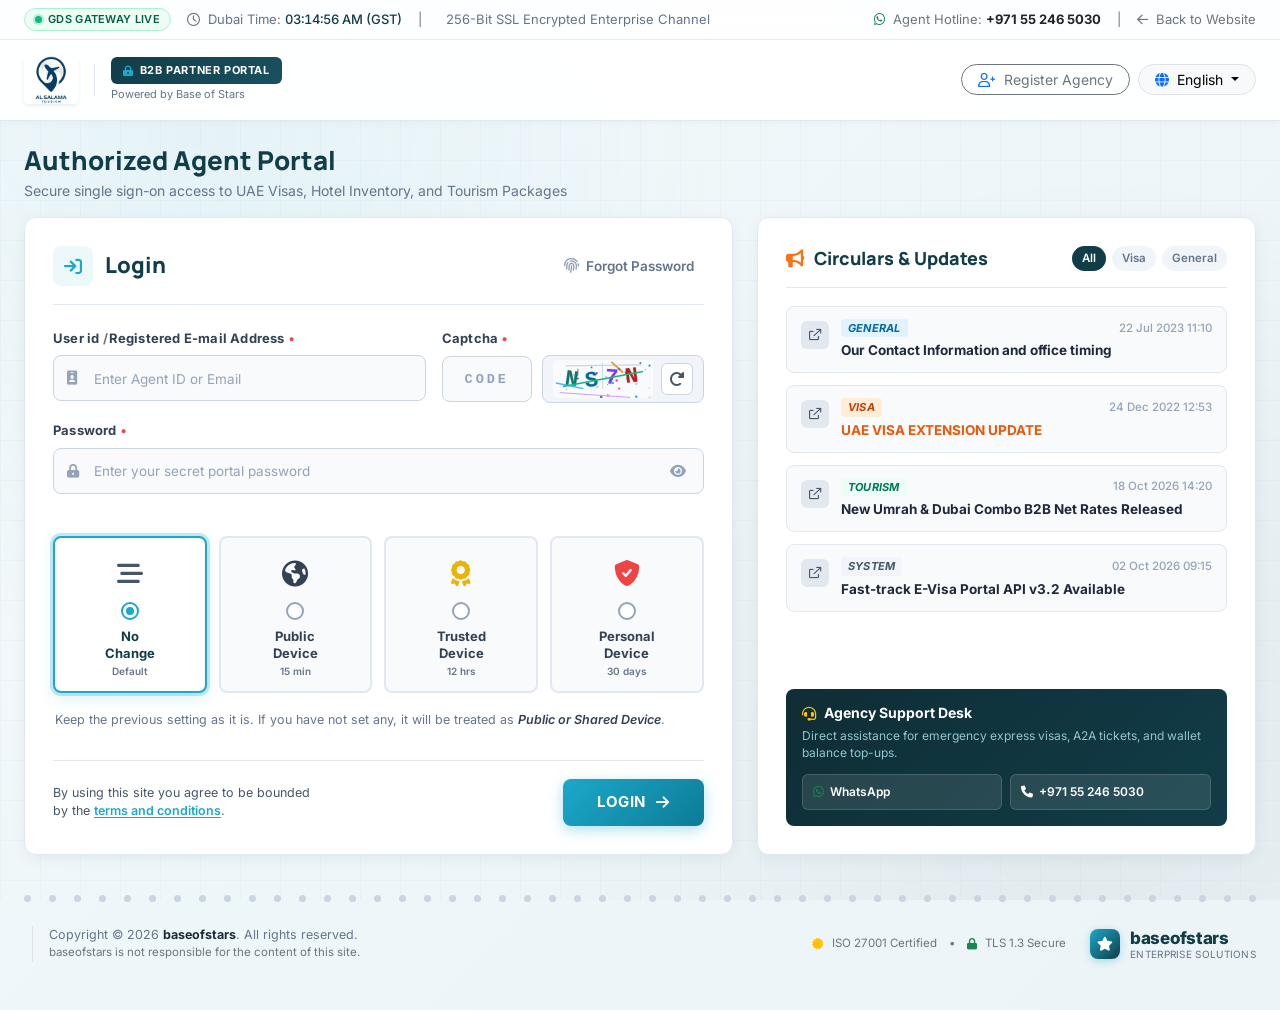
<file: agent/index.html>
<!DOCTYPE html>
<html lang="en">

<head>
    <meta charset="utf-8">
    <meta http-equiv="x-ua-compatible" content="ie=edge">
    <title>B2B Agent Portal Login | Alsalama Tourism LLC</title>
    <meta name="author" content="Alsalama Tourism & Base of Stars">
    <meta name="description" content="Authorized B2B Partner & Travel Agent Portal Login - Alsalama Tourism UAE">
    <meta name="viewport" content="width=device-width, initial-scale=1, shrink-to-fit=no">

    <!-- Favicon -->
    <link rel="icon" type="image/png" href="../assets/img/alsalama-favicon.png">

    <!-- Google Fonts -->
    <link rel="preconnect" href="https://fonts.googleapis.com">
    <link rel="preconnect" href="https://fonts.gstatic.com" crossorigin>
    <link href="https://fonts.googleapis.com/css2?family=Inter:wght@300;400;500;600;700;800&family=Manrope:wght@500;600;700;800&display=swap" rel="stylesheet">

    <!-- Bootstrap CSS -->
    <link rel="stylesheet" href="../assets/css/bootstrap.min.css">
    <!-- FontAwesome 6 Pro -->
    <link rel="stylesheet" href="../assets/css/fontawesome.min.css">
    <!-- Custom Agent Portal Styling -->
    <link rel="stylesheet" href="../assets/css/agent-portal.css">
</head>

<body class="agent-portal-body">

    <!-- ==========================================================================
       1. Top Utility Bar
       ========================================================================== -->
    <div class="portal-topbar">
        <div class="portal-container">
            <div class="d-flex align-items-center justify-content-between flex-wrap gap-2">
                <div class="d-flex align-items-center gap-3">
                    <span class="portal-status-pill">
                        <span class="portal-status-dot"></span>
                        GDS Gateway Live
                    </span>
                    <span class="d-none d-md-inline-block">
                        <i class="fa-regular fa-clock me-1 text-muted"></i>
                        Dubai Time: <span id="liveClock" class="live-clock">--:--:-- (GST)</span>
                    </span>
                    <span class="d-none d-lg-inline-block text-muted">|</span>
                    <span class="d-none d-lg-inline-block">
                        <i class="fa-solid fa-shield-halved me-1 text-success"></i>
                        256-Bit SSL Encrypted Enterprise Channel
                    </span>
                </div>
                <div class="d-flex align-items-center gap-3">
                    <a href="tel:+971552465030" class="text-decoration-none text-muted d-none d-sm-inline-block">
                        <i class="fa-brands fa-whatsapp text-success me-1"></i>
                        Agent Hotline: <strong class="text-dark">+971 55 246 5030</strong>
                    </a>
                    <span class="text-muted d-none d-sm-inline">|</span>
                    <a href="../index.html" class="text-decoration-none text-muted fw-semibold">
                        <i class="fa-regular fa-arrow-left me-1"></i>
                        Back to Website
                    </a>
                </div>
            </div>
        </div>
    </div>

    <!-- ==========================================================================
       2. Navbar & Identity
       ========================================================================== -->
    <header class="portal-navbar">
        <div class="portal-container">
            <div class="d-flex align-items-center justify-content-between">
                <div class="portal-logo-group">
                    <a href="../index.html" class="d-flex align-items-center">
                        <img src="../assets/img/alsalama-logo.jpg" alt="Alsalama Tourism" height="48" class="rounded shadow-sm">
                    </a>
                    <div class="portal-logo-divider d-none d-sm-block"></div>
                    <div class="d-none d-sm-flex flex-column">
                        <div class="portal-badge">
                            <i class="fa-solid fa-lock-keyhole"></i>
                            B2B Partner Portal
                        </div>
                        <span style="font-size: 11px; color: #64748b; margin-top: 2px;">Powered by Base of Stars</span>
                    </div>
                </div>

                <div class="d-flex align-items-center gap-2">
                    <a href="https://api.whatsapp.com/send?phone=+971552465030&text=Hi%20Alsalama,%20I%20would%20like%20to%20register%20as%20a%20new%20B2B%20Travel%20Agent" target="_blank" class="btn btn-outline-secondary btn-sm px-3 rounded-pill fw-semibold d-none d-md-inline-flex align-items-center gap-1">
                        <i class="fa-regular fa-user-plus me-1 text-primary"></i>
                        Register Agency
                    </a>
                    <div class="dropdown">
                        <button class="btn btn-light btn-sm px-3 rounded-pill dropdown-toggle border" type="button">
                            <i class="fa-solid fa-globe me-1 text-primary"></i> English
                        </button>
                    </div>
                </div>
            </div>
        </div>
    </header>

    <!-- ==========================================================================
       3. Main Content Area
       ========================================================================== -->
    <main class="portal-hero-strip">
        <div class="portal-container">

            <!-- Hero headline -->
            <div class="d-flex align-items-center justify-content-between flex-wrap gap-2 mb-3">
                <div>
                    <h1 class="portal-hero-title">Authorized Agent Portal</h1>
                    <p class="portal-hero-subtitle">Secure single sign-on access to UAE Visas, Hotel Inventory, and Tourism Packages</p>
                </div>
            </div>


            <!-- Two-Column Layout (Matching Legacy Screenshot) -->
            <div class="row g-4">

                <!-- Left Column: Primary Login Card -->
                <div class="col-lg-7 col-xl-7">
                    <div class="portal-card">

                        <!-- Card Header (Matching image: Login title on left, Forgot Password on right) -->
                        <div class="portal-card-header">
                            <h2 class="portal-card-title">
                                <span class="title-icon-box">
                                    <i class="fa-solid fa-arrow-right-to-bracket"></i>
                                </span>
                                Login
                            </h2>
                            <a href="#forgot" id="forgotPasswordTrigger" class="link-forgot">
                                <i class="fa-solid fa-fingerprint"></i>
                                Forgot Password
                            </a>
                        </div>

                        <!-- Login Form -->
                        <form id="agentLoginForm" autocomplete="off" novalidate>

                            <!-- Invalid Credentials Alert Box -->
                            <div id="loginAlertBox" class="portal-login-alert" role="alert">
                                <i class="fa-solid fa-triangle-exclamation portal-login-alert-icon"></i>
                                <div class="portal-login-alert-content">
                                    <strong>Invalid Credentials</strong>
                                    <span>The User ID, Password, or Security Code you entered is invalid. Please verify your credentials and try again.</span>
                                </div>
                            </div>

                            <!-- Field Row 1: User ID + Captcha (from image) -->
                            <div class="row g-3">
                                <div class="col-md-7">
                                    <div class="form-field-group">
                                        <label class="field-label" for="userIdInput">
                                            User id <span class="text-muted ms-1">/</span> Registered E-mail Address
                                            <span class="required-dot">•</span>
                                        </label>
                                        <div class="portal-input-wrap">
                                            <i class="fa-solid fa-id-badge portal-input-icon"></i>
                                            <input type="text" id="userIdInput" class="portal-input" placeholder="Enter Agent ID or Email" required>
                                        </div>
                                    </div>
                                </div>

                                <div class="col-md-5">
                                    <div class="form-field-group">
                                        <label class="field-label" for="captchaInput">
                                            Captcha <span class="required-dot">•</span>
                                        </label>
                                        <div class="captcha-container">
                                            <div class="captcha-input-wrap">
                                                <input type="text" id="captchaInput" class="portal-input text-center font-monospace" placeholder="Code" maxlength="5" required>
                                            </div>
                                            <div class="captcha-badge-box">
                                                <div class="captcha-canvas-wrap" title="Click to refresh security code">
                                                    <canvas id="captchaCanvas" width="100" height="38"></canvas>
                                                </div>
                                                <button type="button" id="btnRefreshCaptcha" class="btn-refresh-captcha" title="Regenerate Captcha">
                                                    <i class="fa-solid fa-rotate-right"></i>
                                                </button>
                                            </div>
                                        </div>
                                    </div>
                                </div>
                            </div>

                            <!-- Field Row 2: Password (from image) -->
                            <div class="row">
                                <div class="col-12">
                                    <div class="form-field-group">
                                        <label class="field-label" for="passwordInput">
                                            Password <span class="required-dot">•</span>
                                        </label>
                                        <div class="portal-input-wrap">
                                            <i class="fa-solid fa-lock-keyhole portal-input-icon"></i>
                                            <input type="password" id="passwordInput" class="portal-input" placeholder="Enter your secret portal password" required>
                                            <button type="button" id="togglePasswordBtn" class="password-toggle-btn" title="Toggle password visibility">
                                                <i class="fa-solid fa-eye"></i>
                                            </button>
                                        </div>
                                    </div>
                                </div>
                            </div>

                            <!-- Device Trust Section (Exact 4 Cards from Image) -->
                            <div class="device-trust-section">
                                <div class="device-cards-grid">

                                    <!-- Card 1: No Change -->
                                    <label class="device-card-option option-nochange active" for="deviceNoChange">
                                        <input type="radio" name="deviceTrustLevel" id="deviceNoChange" value="nochange" checked>
                                        <div class="device-card-icon">
                                            <i class="fa-solid fa-bars-staggered"></i>
                                        </div>
                                        <div class="device-card-radio"></div>
                                        <h3 class="device-card-title">No<br>Change</h3>
                                        <span class="device-card-badge">Default</span>
                                    </label>

                                    <!-- Card 2: Public Device -->
                                    <label class="device-card-option option-public" for="devicePublic">
                                        <input type="radio" name="deviceTrustLevel" id="devicePublic" value="public">
                                        <div class="device-card-icon">
                                            <i class="fa-solid fa-earth-americas"></i>
                                        </div>
                                        <div class="device-card-radio"></div>
                                        <h3 class="device-card-title">Public<br>Device</h3>
                                        <span class="device-card-badge">15 min</span>
                                    </label>

                                    <!-- Card 3: Trusted Device -->
                                    <label class="device-card-option option-trusted" for="deviceTrusted">
                                        <input type="radio" name="deviceTrustLevel" id="deviceTrusted" value="trusted">
                                        <div class="device-card-icon">
                                            <i class="fa-solid fa-award"></i>
                                        </div>
                                        <div class="device-card-radio"></div>
                                        <h3 class="device-card-title">Trusted<br>Device</h3>
                                        <span class="device-card-badge">12 hrs</span>
                                    </label>

                                    <!-- Card 4: Personal Device -->
                                    <label class="device-card-option option-personal" for="devicePersonal">
                                        <input type="radio" name="deviceTrustLevel" id="devicePersonal" value="personal">
                                        <div class="device-card-icon">
                                            <i class="fa-solid fa-shield-check"></i>
                                        </div>
                                        <div class="device-card-radio"></div>
                                        <h3 class="device-card-title">Personal<br>Device</h3>
                                        <span class="device-card-badge">30 days</span>
                                    </label>

                                </div>

                                <!-- Trust Explanatory Hint (Exact Text from Image) -->
                                <p id="deviceTrustHint" class="device-trust-hint">
                                    Keep the previous setting as it is. If you have not set any, it will be treated as <em>Public or Shared Device</em>.
                                </p>
                            </div>

                            <!-- Login Action & Terms Footer (from image) -->
                            <div class="login-footer-group">
                                <p class="terms-agreement-text">
                                    By using this site you agree to be bounded<br class="d-none d-sm-inline">
                                    by the <a href="#terms" id="termsModalTrigger">terms and conditions</a>.
                                </p>
                                <button type="submit" id="btnLoginSubmit" class="btn-portal-login">
                                    LOGIN
                                    <i class="fa-solid fa-arrow-right"></i>
                                </button>
                            </div>

                        </form>

                    </div>
                </div>

                <!-- Right Column: Circulars / Operational Bulletins (from image) -->
                <div class="col-lg-5 col-xl-5">
                    <div class="portal-card bulletin-card">

                        <!-- Bulletin Header -->
                        <div class="bulletin-header">
                            <h2 class="bulletin-title">
                                <i class="fa-solid fa-bullhorn"></i>
                                Circulars & Updates
                            </h2>
                            <div class="bulletin-filter-tabs">
                                <button type="button" class="bulletin-tab-btn active" data-filter="all">All</button>
                                <button type="button" class="bulletin-tab-btn" data-filter="visa">Visa</button>
                                <button type="button" class="bulletin-tab-btn" data-filter="general">General</button>
                            </div>
                        </div>

                        <!-- Bulletins List (Matches image + 2026 travel updates) -->
                        <div class="bulletin-list">

                            <!-- Item 1 (Exact from legacy image) -->
                            <div class="bulletin-item" data-category="general" data-bulletin-id="1">
                                <div class="bulletin-icon-box">
                                    <i class="fa-regular fa-arrow-up-right-from-square"></i>
                                </div>
                                <div class="bulletin-content">
                                    <div class="bulletin-meta-row">
                                        <span class="bulletin-tag tag-general">General</span>
                                        <span class="bulletin-date">22 Jul 2023 11:10</span>
                                    </div>
                                    <h3 class="bulletin-headline">Our Contact Information and office timing</h3>
                                </div>
                            </div>

                            <!-- Item 2 (Exact from legacy image) -->
                            <div class="bulletin-item" data-category="visa" data-bulletin-id="2">
                                <div class="bulletin-icon-box">
                                    <i class="fa-regular fa-arrow-up-right-from-square"></i>
                                </div>
                                <div class="bulletin-content">
                                    <div class="bulletin-meta-row">
                                        <span class="bulletin-tag tag-visa">Visa</span>
                                        <span class="bulletin-date">24 Dec 2022 12:53</span>
                                    </div>
                                    <h3 class="bulletin-headline headline-visa">UAE VISA EXTENSION UPDATE</h3>
                                </div>
                            </div>

                            <!-- Item 3: Umrah & Tourism update -->
                            <div class="bulletin-item" data-category="tourism" data-bulletin-id="3">
                                <div class="bulletin-icon-box">
                                    <i class="fa-regular fa-arrow-up-right-from-square"></i>
                                </div>
                                <div class="bulletin-content">
                                    <div class="bulletin-meta-row">
                                        <span class="bulletin-tag tag-tourism">Tourism</span>
                                        <span class="bulletin-date">18 Oct 2026 14:20</span>
                                    </div>
                                    <h3 class="bulletin-headline">New Umrah & Dubai Combo B2B Net Rates Released</h3>
                                </div>
                            </div>

                            <!-- Item 4: System update -->
                            <div class="bulletin-item" data-category="system" data-bulletin-id="4">
                                <div class="bulletin-icon-box">
                                    <i class="fa-regular fa-arrow-up-right-from-square"></i>
                                </div>
                                <div class="bulletin-content">
                                    <div class="bulletin-meta-row">
                                        <span class="bulletin-tag tag-system">System</span>
                                        <span class="bulletin-date">02 Oct 2026 09:15</span>
                                    </div>
                                    <h3 class="bulletin-headline">Fast-track E-Visa Portal API v3.2 Available</h3>
                                </div>
                            </div>

                        </div>

                        <!-- Quick B2B Support Box -->
                        <div class="b2b-support-box">
                            <h6>
                                <i class="fa-solid fa-headset text-warning"></i>
                                Agency Support Desk
                            </h6>
                            <p>Direct assistance for emergency express visas, A2A tickets, and wallet balance top-ups.</p>
                            <div class="support-contacts-row">
                                <a href="https://api.whatsapp.com/send?phone=+971552465030" target="_blank" class="support-contact-chip">
                                    <i class="fa-brands fa-whatsapp text-success"></i> WhatsApp
                                </a>
                                <a href="tel:+971552465030" class="support-contact-chip">
                                    <i class="fa-solid fa-phone"></i> +971 55 246 5030
                                </a>
                            </div>
                        </div>

                    </div>
                </div>

            </div>

            <!-- ==========================================================================
               4. Dotted Separator Line (Exact element from Legacy Image)
               ========================================================================== -->
            <div class="portal-dotted-divider" aria-hidden="true">
                <span></span><span></span><span></span><span></span><span></span><span></span><span></span><span></span><span></span><span></span>
                <span></span><span></span><span></span><span></span><span></span><span></span><span></span><span></span><span></span><span></span>
                <span></span><span></span><span></span><span></span><span></span><span></span><span></span><span></span><span></span><span></span>
                <span></span><span></span><span></span><span></span><span></span><span></span><span></span><span></span><span></span><span></span>
                <span></span><span></span><span></span><span></span><span></span><span></span><span></span><span></span><span></span><span></span>
            </div>

            <!-- ==========================================================================
               5. Footer (Exact elements & attribution from Legacy Image)
               ========================================================================== -->
            <footer class="portal-footer">
                <div class="portal-footer-grid">

                    <div class="portal-footer-left">
                        <div class="d-flex align-items-center gap-2">
                            <i class="fa-solid fa-shield-quartered fa-2x text-secondary"></i>
                            <div class="border-start ps-3 portal-footer-text">
                                <p>Copyright © 2026 <strong>baseofstars</strong>. All rights reserved.</p>
                                <p class="text-muted" style="font-size: 11.5px;">baseofstars is not responsible for the content of this site.</p>
                            </div>
                        </div>
                    </div>

                    <div class="portal-footer-right">
                        <div class="d-flex align-items-center gap-4">
                            <div class="d-none d-sm-flex align-items-center gap-2 text-muted" style="font-size: 11.5px;">
                                <i class="fa-solid fa-certificate text-warning"></i> ISO 27001 Certified
                                <span class="mx-1">•</span>
                                <i class="fa-solid fa-lock text-success"></i> TLS 1.3 Secure
                            </div>
                            <div class="baseofstars-brand-box">
                                <div class="baseofstars-logo-mark"><i class="fa-solid fa-star"></i></div>
                                <div class="baseofstars-text">
                                    <span class="baseofstars-name">baseofstars</span>
                                    <span class="baseofstars-tagline">enterprise solutions</span>
                                </div>
                            </div>
                        </div>
                    </div>

                </div>
            </footer>

        </div>
    </main>

    <!-- ==========================================================================
       6. Interactive Modals
       ========================================================================== -->

    <!-- Modal 1: Mock Agent Dashboard on Login Success -->
    <div id="agentSuccessModal" class="portal-modal-backdrop">
        <div class="portal-modal-box">
            <button type="button" class="modal-close-btn modal-close-trigger">&times;</button>
            <div class="text-center mb-4">
                <div class="d-inline-flex align-items-center justify-content-center bg-success bg-opacity-10 text-success rounded-circle mb-3" style="width: 64px; height: 64px; font-size: 28px;">
                    <i class="fa-solid fa-badge-check"></i>
                </div>
                <h3 class="fw-bold text-navy mb-1" style="color: #113D48;">Authentication Successful</h3>
                <p class="text-muted mb-0">Welcome back, <strong>SkyWings Travel & Tourism LLC</strong></p>
                <span class="badge bg-primary bg-opacity-10 text-primary mt-1">Agent Code: ALS-DXB-7821</span>
            </div>

            <!-- Mock Dashboard Snapshot -->
            <div class="row g-2 mb-4">
                <div class="col-4">
                    <div class="mock-dashboard-stat">
                        <div class="stat-num text-primary">AED 84.3K</div>
                        <div class="stat-label">Wallet Balance</div>
                    </div>
                </div>
                <div class="col-4">
                    <div class="mock-dashboard-stat">
                        <div class="stat-num text-success">142</div>
                        <div class="stat-label">Issued Visas</div>
                    </div>
                </div>
                <div class="col-4">
                    <div class="mock-dashboard-stat">
                        <div class="stat-num text-warning">7</div>
                        <div class="stat-label">In Processing</div>
                    </div>
                </div>
            </div>

            <div class="list-group mb-4 shadow-sm">
                <div class="list-group-item d-flex justify-content-between align-items-center py-2 px-3">
                    <span class="small text-muted"><i class="fa-solid fa-passport me-2 text-primary"></i> Last Visa Issued</span>
                    <span class="small fw-semibold">UAE 30 Days Single • Approved</span>
                </div>
                <div class="list-group-item d-flex justify-content-between align-items-center py-2 px-3">
                    <span class="small text-muted"><i class="fa-solid fa-hotel me-2 text-primary"></i> Active Reservation</span>
                    <span class="small fw-semibold">Atlantis The Palm • 2 Rooms</span>
                </div>
                <div class="list-group-item d-flex justify-content-between align-items-center py-2 px-3">
                    <span class="small text-muted"><i class="fa-solid fa-wallet me-2 text-primary"></i> Credit Limit</span>
                    <span class="small fw-semibold text-success">AED 150,000 (Good Standing)</span>
                </div>
            </div>

            <div class="d-grid gap-2">
                <button type="button" class="btn btn-primary fw-bold py-2 modal-close-trigger" style="background-color: #1CA8CB; border-color: #1CA8CB;">
                    <i class="fa-solid fa-gauge-high me-1"></i> Proceed to Full Agent Desk
                </button>
                <button type="button" class="btn btn-light btn-sm text-muted modal-close-trigger">
                    Log out / Switch Agency
                </button>
            </div>
        </div>
    </div>

    <!-- Modal 2: Forgot Password -->
    <div id="agentForgotModal" class="portal-modal-backdrop">
        <div class="portal-modal-box">
            <button type="button" class="modal-close-btn modal-close-trigger">&times;</button>
            <div class="d-flex align-items-center gap-3 mb-3">
                <div class="bg-primary bg-opacity-10 text-primary p-3 rounded-circle">
                    <i class="fa-solid fa-key-skeleton fa-xl" style="color: #1CA8CB;"></i>
                </div>
                <div>
                    <h3 class="fw-bold mb-0" style="color: #113D48; font-size: 20px;">Reset Partner Password</h3>
                    <p class="text-muted small mb-0">Authorized B2B Account Recovery</p>
                </div>
            </div>

            <p class="text-muted small mb-3">
                Enter your registered Agent ID or Official Email address. An encrypted OTP verification link will be dispatched to your agency administrator's registered contact.
            </p>

            <form id="forgotPasswordForm">
                <div class="mb-3">
                    <label class="field-label" for="forgotEmailInput">Registered Agency Email <span class="required-dot">•</span></label>
                    <input type="email" id="forgotEmailInput" class="portal-input" placeholder="e.g. manager@youragency.com" required>
                </div>
                <div class="d-flex justify-content-end gap-2">
                    <button type="button" class="btn btn-light modal-close-trigger">Cancel</button>
                    <button type="submit" class="btn btn-primary px-4 fw-bold" style="background-color: #1CA8CB; border-color: #1CA8CB;">Send Recovery Code</button>
                </div>
            </form>
        </div>
    </div>

    <!-- Modal 3: Terms & Partner Agreement -->
    <div id="agentTermsModal" class="portal-modal-backdrop">
        <div class="portal-modal-box" style="max-width: 650px;">
            <button type="button" class="modal-close-btn modal-close-trigger">&times;</button>
            <h3 class="fw-bold mb-3" style="color: #113D48;">B2B Agency Terms & Portal SLA</h3>
            <div class="text-muted small" style="line-height: 1.6; max-height: 340px; overflow-y: auto; padding-right: 8px;">
                <p><strong>1. Authorized Usage:</strong> This portal is strictly reserved for registered and accredited travel partners of Alsalama Tourism LLC. Any unauthorized access attempts are monitored and recorded under UAE Cyber Crime Laws.</p>
                <p><strong>2. E-Visa & Immigration Compliance:</strong> Agents are solely responsible for ensuring applicant passport validity (minimum 6 months) and providing authentic passenger documentation. Fines incurred due to fake documents or overstays will be deducted from the agent deposit wallet.</p>
                <p><strong>3. Wallet Balances & Refunds:</strong> Service fees are non-refundable once immigration or airline GDS status moves to 'Under Process'. Wallet balance refunds require official company letterhead request with 3 business days processing.</p>
                <p><strong>4. Base of Stars Platform Integrity:</strong> The platform architecture is governed by Base of Stars Systems. Scheduled system maintenance occurs weekly on Saturdays between 02:00 AM – 04:00 AM GST.</p>
            </div>
            <div class="d-flex justify-content-end mt-4">
                <button type="button" class="btn btn-primary fw-bold px-4 modal-close-trigger" style="background-color: #1CA8CB; border-color: #1CA8CB;">I Understand & Agree</button>
            </div>
        </div>
    </div>

    <!-- Modal 4: Bulletin Notice Reader -->
    <div id="agentBulletinModal" class="portal-modal-backdrop">
        <div class="portal-modal-box" style="max-width: 620px;">
            <button type="button" class="modal-close-btn modal-close-trigger">&times;</button>
            <div class="d-flex align-items-center justify-content-between mb-2">
                <span id="bulletinModalTag" class="bulletin-tag tag-general">General</span>
                <span id="bulletinModalDate" class="text-muted small">--</span>
            </div>
            <h3 id="bulletinModalTitle" class="fw-bold mb-1" style="color: #113D48;">Notice Title</h3>
            <div id="bulletinModalRef" class="text-muted small mb-3 font-monospace">Ref: --</div>
            <hr class="my-2">
            <div id="bulletinModalBody" class="small text-secondary my-3" style="line-height: 1.6;">
                <!-- Content injected dynamically -->
            </div>
            <div class="d-flex justify-content-between align-items-center pt-3 border-top">
                <span class="small text-muted"><i class="fa-solid fa-stamp text-success me-1"></i> Verified Official Circular</span>
                <button type="button" class="btn btn-outline-secondary btn-sm rounded-pill modal-close-trigger">
                    Close Notice
                </button>
            </div>
        </div>
    </div>

    <!-- Bootstrap JS Bundle -->
    <script src="../assets/js/bootstrap.min.js"></script>
    <!-- Custom Portal Script -->
    <script src="../assets/js/agent-portal.js"></script>

</body>

</html>
</file>
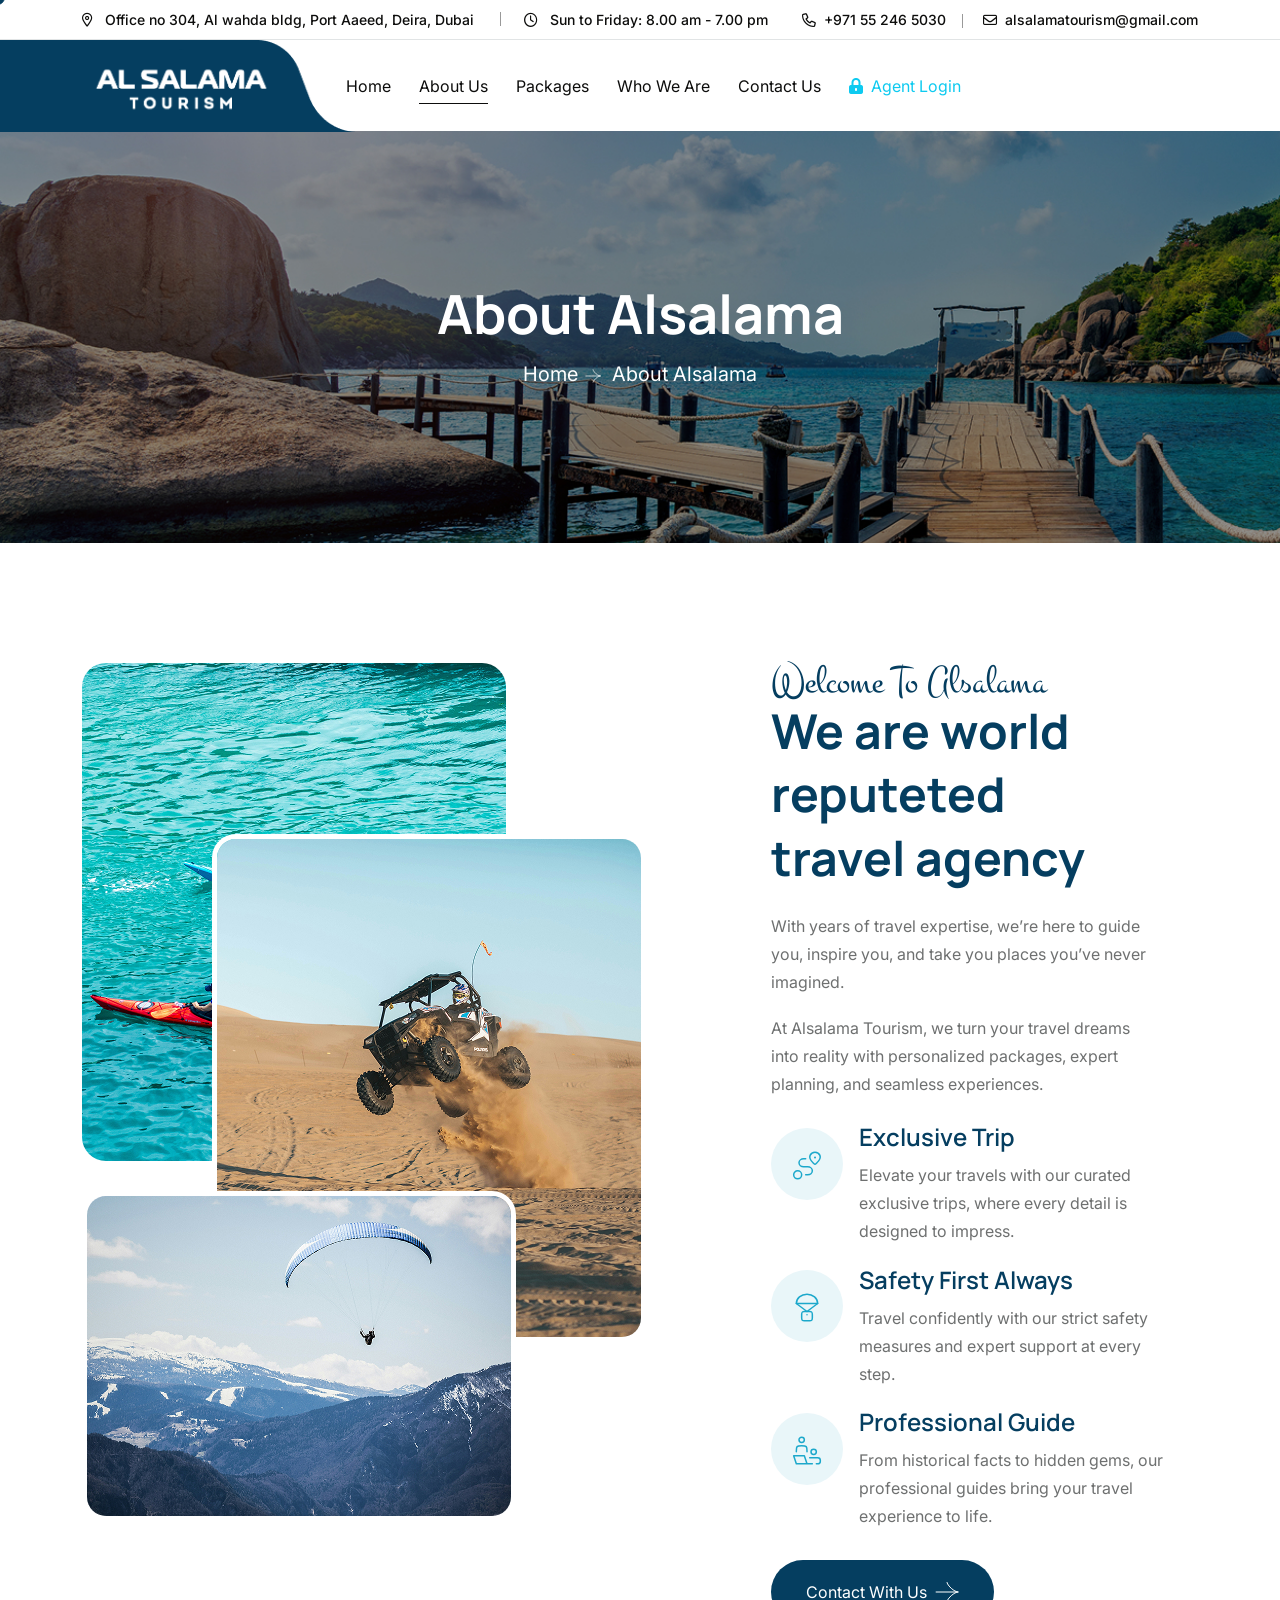
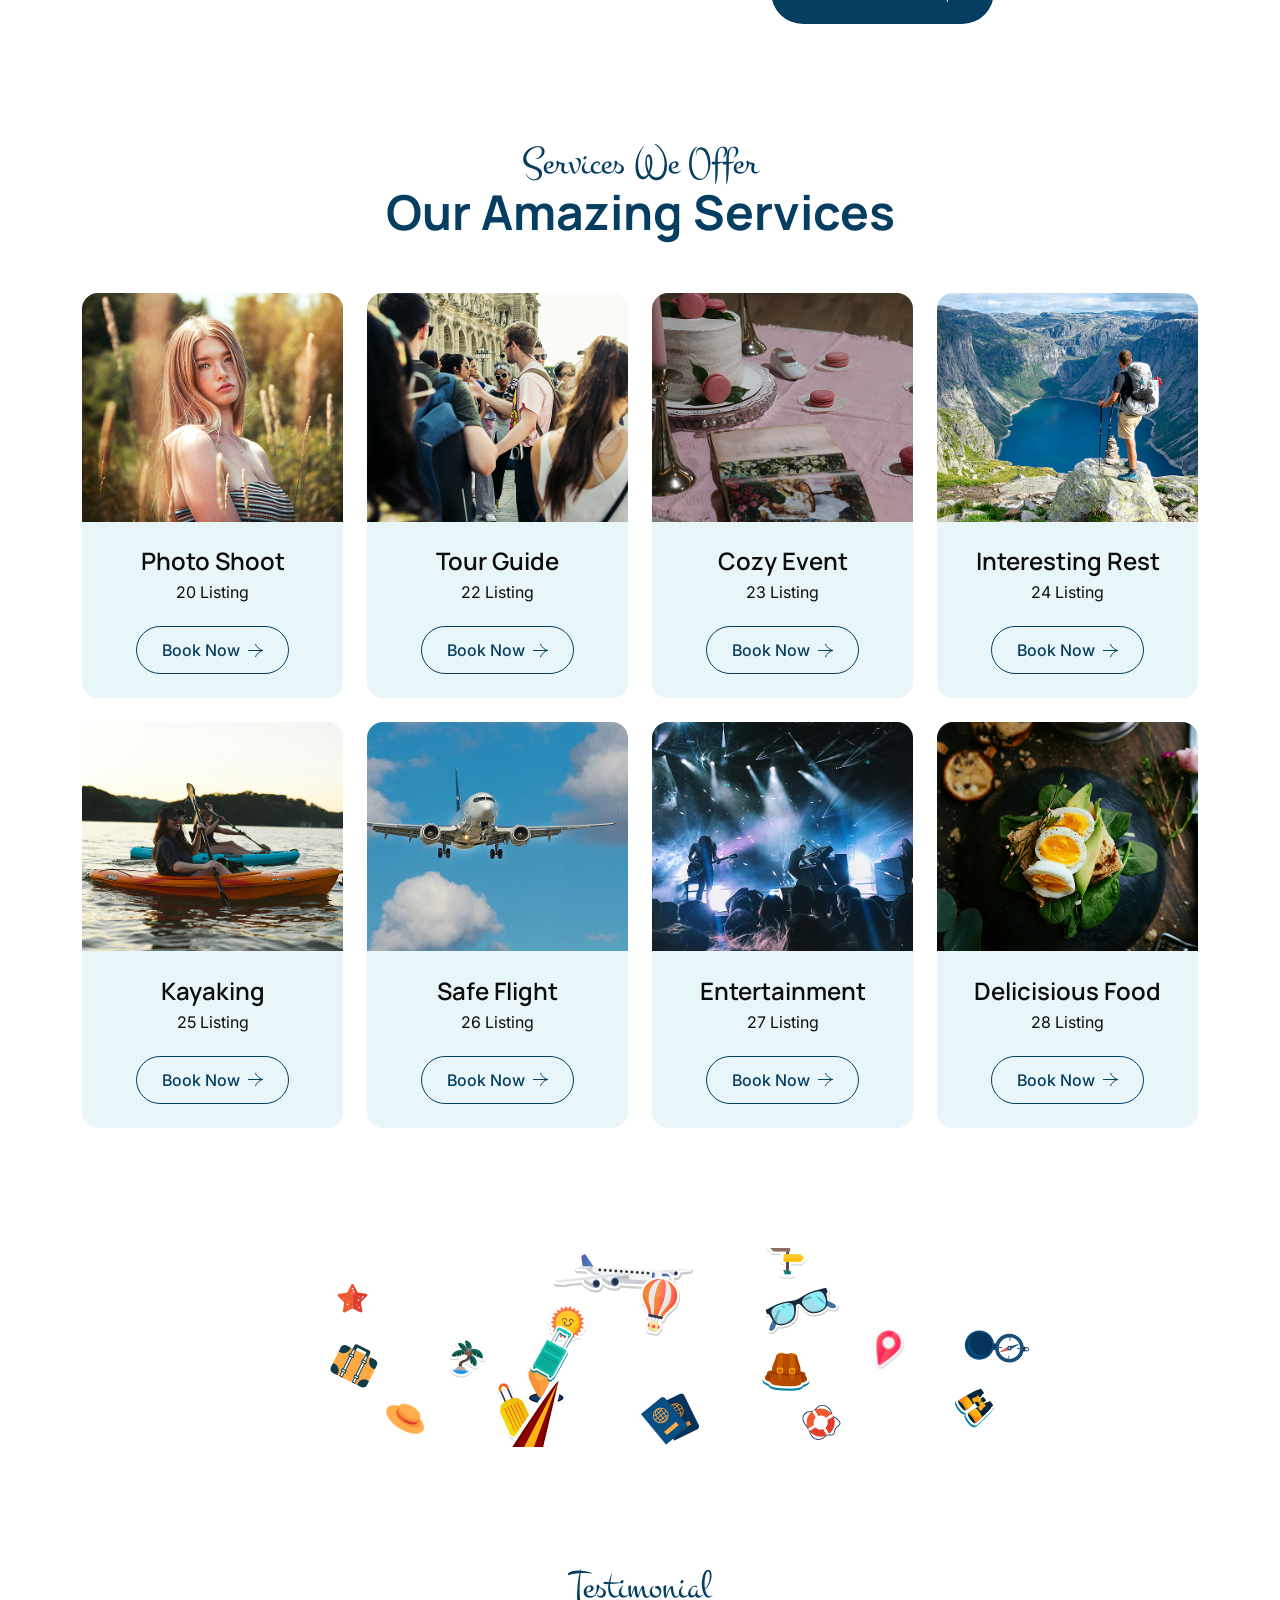
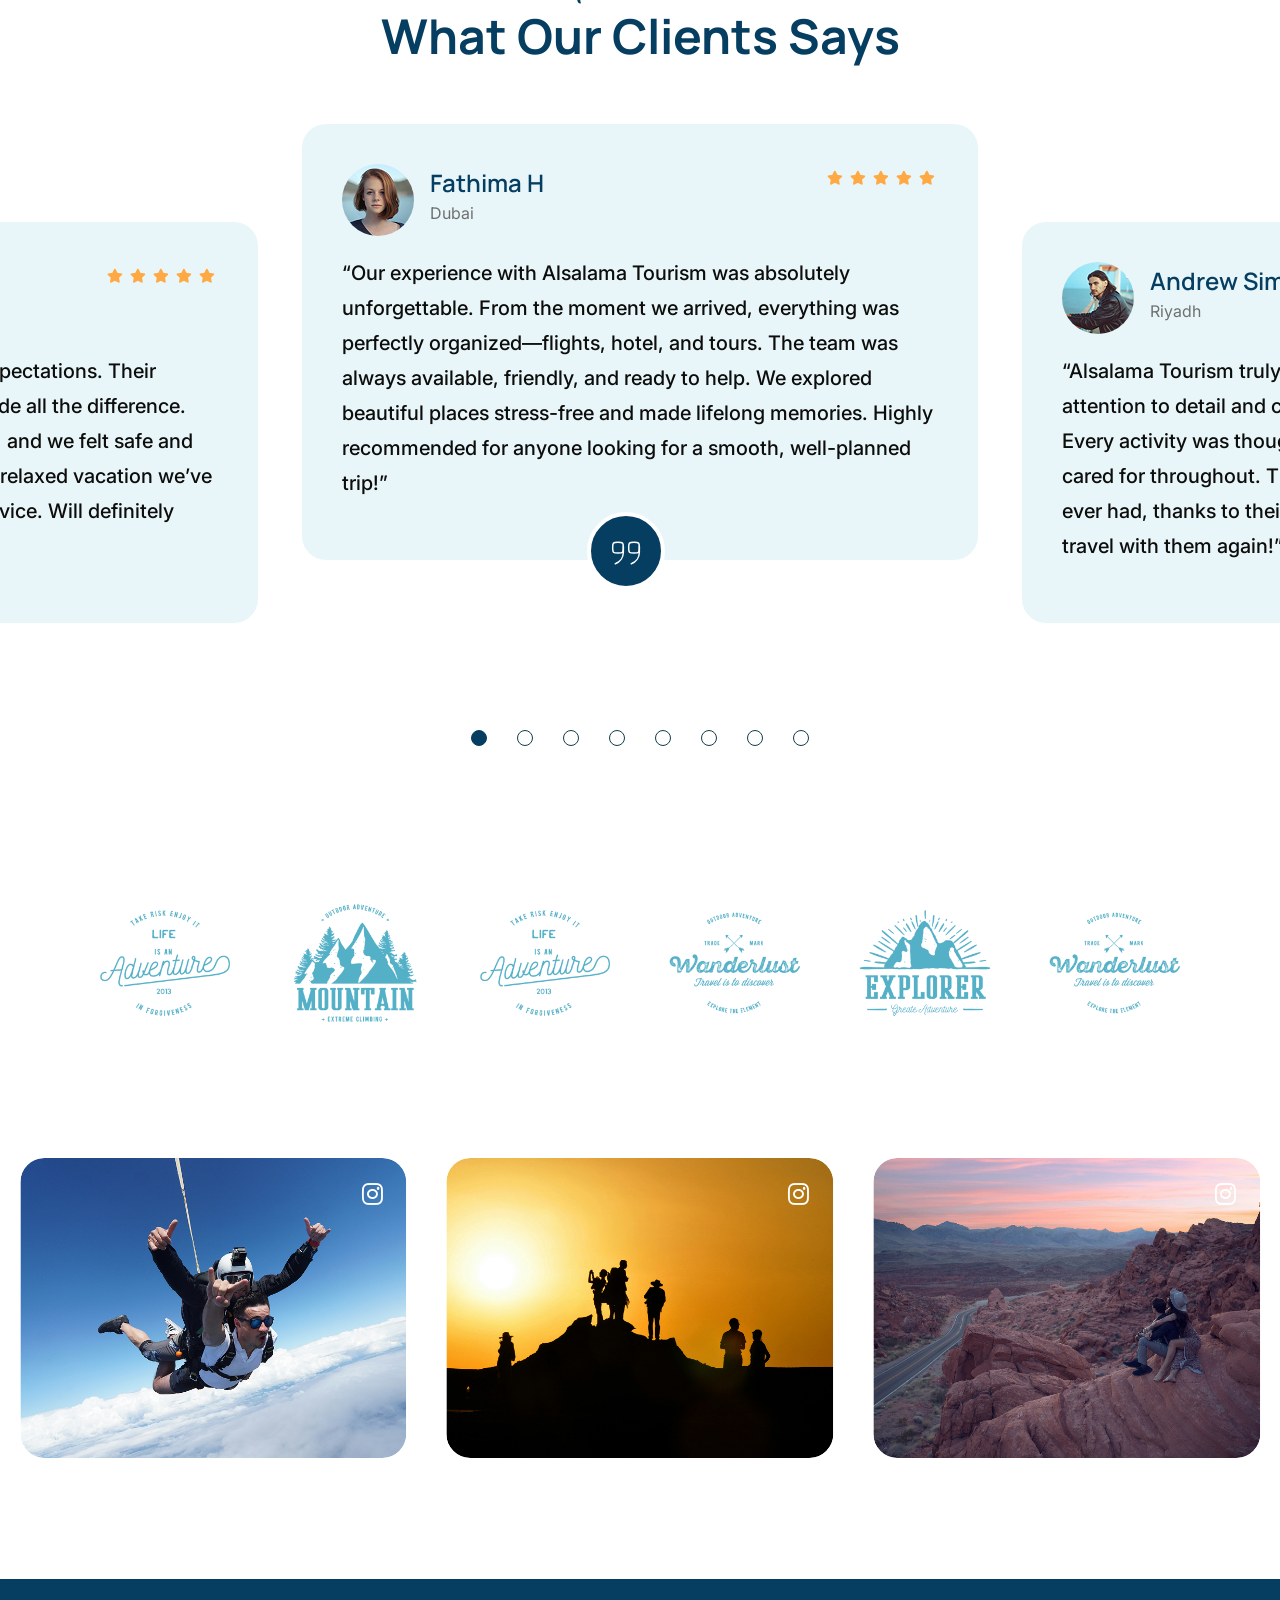
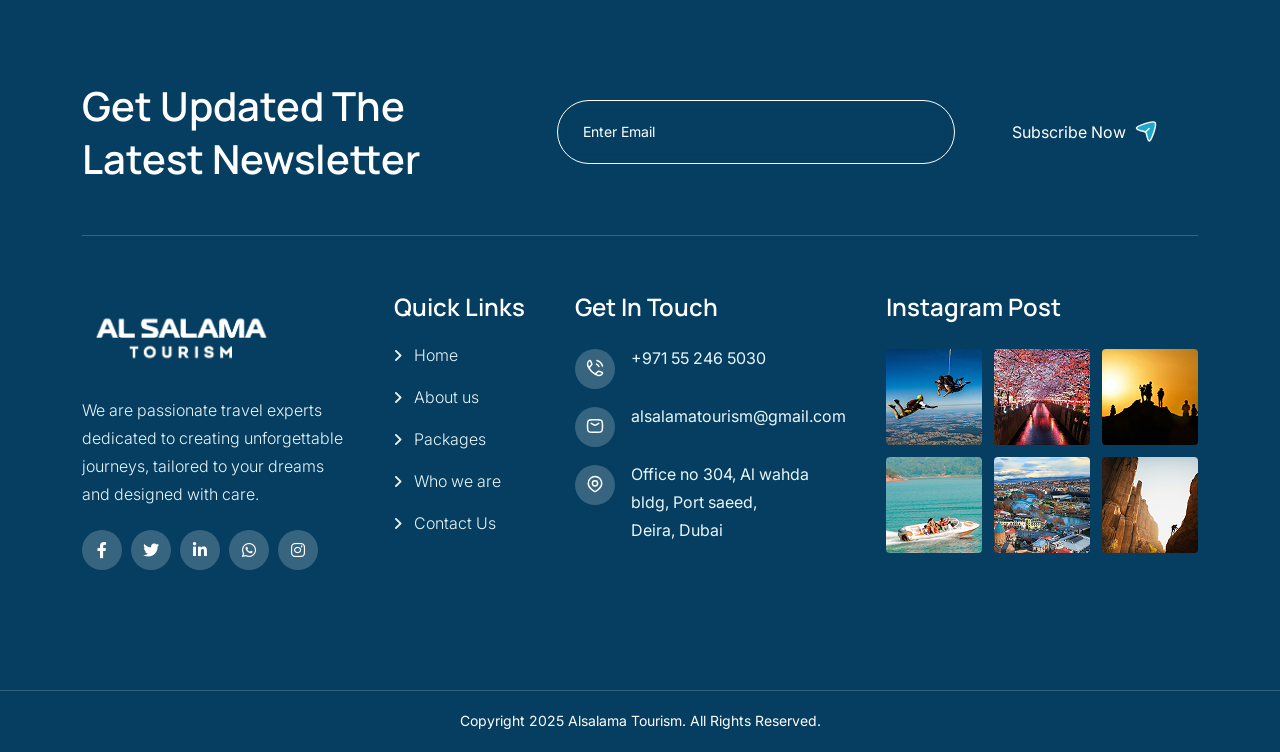
<file: about.html>
<!doctype html>
<html class="no-js" lang="zxx">

<head>
    <meta charset="utf-8">
    <meta http-equiv="x-ua-compatible" content="ie=edge">
    <title>Alsalama Tourism</title>
    <meta name="author" content="Alsalama Tourism">
    <meta name="description" content="Alsalama Tourism">
    <meta name="keywords" content="Alsalama Tourism">
    <meta name="robots" content="INDEX,FOLLOW">

    <!-- Mobile Specific Metas -->
    <meta name="viewport" content="width=device-width, initial-scale=1, shrink-to-fit=no">

    <!-- Favicons - Place favicon.ico in the root directory -->
    <link rel="apple-touch-icon" sizes="57x57" href="assets/img/alsalama-favicon.png">
    <link rel="apple-touch-icon" sizes="60x60" href="assets/img/alsalama-favicon.png">
    <link rel="apple-touch-icon" sizes="72x72" href="assets/img/alsalama-favicon.png">
    <link rel="apple-touch-icon" sizes="76x76" href="assets/img/alsalama-favicon.png">
    <link rel="apple-touch-icon" sizes="114x114" href="assets/img/alsalama-favicon.png">
    <link rel="apple-touch-icon" sizes="120x120" href="assets/img/alsalama-favicon.png">
    <link rel="apple-touch-icon" sizes="144x144" href="assets/img/alsalama-favicon.png">
    <link rel="apple-touch-icon" sizes="152x152" href="assets/img/alsalama-favicon.png">
    <link rel="apple-touch-icon" sizes="180x180" href="assets/img/alsalama-favicon.png">
    <link rel="icon" type="image/png" sizes="192x192" href="assets/img/alsalama-favicon.png">
    <link rel="icon" type="image/png" sizes="32x32" href="assets/img/alsalama-favicon.png">
    <link rel="icon" type="image/png" sizes="96x96" href="assets/img/alsalama-favicon.png">
    <link rel="icon" type="image/png" sizes="16x16" href="assets/img/alsalama-favicon.png">
    <link rel="manifest" href="assets/img/alsalama-favicon.png">
    <meta name="msapplication-TileColor" content="#ffffff">
    <meta name="msapplication-TileImage" content="assets/img/alsalama-favicon.png">
    <meta name="theme-color" content="#ffffff">

    <!--==============================
	  Google Fonts
	============================== -->
    <link rel="preconnect" href="https://fonts.googleapis.com">
    <link rel="preconnect" href="https://fonts.gstatic.com" crossorigin>
    <link rel="preconnect" href="https://fonts.googleapis.com">
    <link rel="preconnect" href="https://fonts.gstatic.com" crossorigin>
    <link href="https://fonts.googleapis.com/css2?family=Inter:wght@100..900&family=Manrope:wght@200..800&family=Montez&display=swap" rel="stylesheet">

    <!--==============================
	    All CSS File
	============================== -->
    <!-- Bootstrap -->
    <link rel="stylesheet" href="assets/css/bootstrap.min.css">
    <!-- Fontawesome Icon -->
    <link rel="stylesheet" href="assets/css/fontawesome.min.css">
    <!-- Magnific Popup -->
    <link rel="stylesheet" href="assets/css/magnific-popup.min.css">

    <!-- Swiper css -->
    <link rel="stylesheet" href="assets/css/swiper-bundle.min.css">

    <!-- Theme Custom CSS -->
    <link rel="stylesheet" href="assets/css/style.css">

</head>

<body>

    <!--[if lte IE 9]>
    	<p class="browserupgrade">You are using an <strong>outdated</strong> browser. Please <a href="https://browsehappy.com/">upgrade your browser</a> to improve your experience and security.</p>
  	<![endif]-->


    <!--********************************
   		Code Start From Here 
	******************************** -->

    <div class="cursor-follower"></div>

    <!-- slider drag cursor -->
    <div class="slider-drag-cursor"><i class="fas fa-angle-left me-2"></i> DRAG <i class="fas fa-angle-right ms-2"></i>
    </div>


    <!--==============================
     Preloader
  ==============================-->
  <div id="preloader" class="preloader ">
    <!-- <button class="th-btn preloaderCls">Cancel Preloader </button> -->
    <div class="preloader-inner">
        <img src="assets/img/alsalama-favicon.png" alt="">
    </div>

    <div id="loader" class="th-preloader">
        <div class="animation-preloader">
            <div class="txt-loading">
                <span preloader-text="A" class="characters">A</span>

                <span preloader-text="L" class="characters">L</span>

                <span preloader-text="S" class="characters">S</span>

                <span preloader-text="A" class="characters">A</span>

                <span preloader-text="L" class="characters">L</span>
                <span preloader-text="A" class="characters">A</span>
                <span preloader-text="M" class="characters">M </span>
                <span preloader-text="A" class="characters">A</span>
            </div>
        </div>
    </div>

</div> <!--==============================
    Sidemenu
============================== -->
   
    <div class="popup-search-box">
        <button class="searchClose"><i class="fal fa-times"></i></button>
        <form action="#">
            <input type="text" placeholder="What are you looking for?">
            <button type="submit"><i class="fal fa-search"></i></button>
        </form>
    </div><!--==============================
    Mobile Menu
  ============================== -->
  <div class="th-menu-wrapper onepage-nav">
    <div class="th-menu-area text-center">
        <button class="th-menu-toggle"><i class="fal fa-times"></i></button>
        <div class="mobile-logo">
            <a href="index.html"><img src="assets/img/alsalama-logo.jpg" alt="Alsalama Logo"></a>
        </div>
        <div class="th-mobile-menu">
            <ul>
                <li ><a href="index.html">Home</a></li>
                <li><a href="about.html"  class="active">About Us</a></li>
                <li><a href="tour.html">Packages</a></li>
                <li><a href="who-we-are.html">Who we are</a></li>
                <li><a href="contact.html">Contact us</a></li>
                <li><a href="agent.html"><i class="fa-solid fa-lock-keyhole me-1 text-primary"></i> Agent Login</a></li>
            </ul>
        </div>
    </div>
</div> <!--==============================
	Header Area
==============================-->
<header class="th-header header-layout1">
    <div class="header-top">
        <div class="container th-container">
            <div class="row justify-content-center justify-content-xl-between align-items-center">
                <div class="col-auto d-none d-md-block">
                    <div class="header-links">
                        <ul>
                            <li class="d-none d-xl-inline-block"><i class="fa-sharp fa-regular  fa-location-dot"></i>
                                <span>Office no 304, Al wahda bldg, Port Aaeed, Deira, Dubai</span>
                            </li>
                            <li class="d-none d-xl-inline-block"><i class="fa-regular fa-clock"></i>
                                <span>Sun to Friday: 8.00 am - 7.00 pm</span>
                            </li>
                        </ul>
                    </div>
                </div>
                <div class="col-auto">
                    <div class="header-right">
                       
                        <div class="header-links">
                            <ul>
                                <li class="d-none d-md-inline-block"><i class="fa-regular fa-phone"></i><span><a href="#"></a>+971 55 246 5030</span></a></li>
                                <li class="d-none d-md-inline-block"><i class="fa-regular fa-envelope"></i><span><a href="#"></a>alsalamatourism@gmail.com</span></a></li>
                            </ul>
                        </div>
                    </div>
                </div>
            </div>
        </div>
    </div>
    <div class="sticky-wrapper">
        <!-- Main Menu Area -->
        <div class="menu-area">
            <div class="container th-container">
                <div class="row align-items-center justify-content-between">
                    <div class="col-auto">
                        <div class="header-logo">
                            <a href="home-travel.html"><img src="assets/img/widget/alsalama white.png" alt="Alsalama Logo" width="200"></a>
                        </div>
                    </div>
                    <div class="col-auto me-xl-auto">
                        <nav class="main-menu d-none d-xl-inline-block">
                            <ul>
                                <li class="mega-menu-wrap">
                                    <a href="index.html">Home</a>
                                    
                                </li>
                                <li><a href="about.html" class="active">About Us</a></li>
                                <li><a href="tour.html">Packages</a></li>

                                <li><a href="who-we-are.html">Who we are</a></li>
                    
                                <li><a href="contact.html">Contact us</a></li>
                                <li><a href="agent.html" class="text-info fw-semibold"><i class="fa-solid fa-lock-keyhole me-1"></i> Agent Login</a></li>
                            </ul>
                        </nav>
                        <button type="button" class="th-menu-toggle d-block d-xl-none"><i class="far fa-bars"></i></button>
                    </div>
                    <div class="col-auto d-none d-xl-block">
                        <div class="header-button d-flex align-items-center gap-2">
                            <a href="agent.html" class="th-btn style2" style="padding: 12px 20px; font-size: 13px; border-radius: 6px;"><i class="fa-solid fa-user-shield me-1"></i> Agent Login</a>
                            <a href="contact.html" class="th-btn style3 th-icon">Book Now</a>
                        </div>
                    </div>
                </div>
            </div>
            <div class="logo-bg" data-mask-src="assets/img/logo_bg_mask.png"></div>
        </div>
    </div>
</header>
    <!--==============================
    Breadcumb
============================== -->
    <div class="breadcumb-wrapper " data-bg-src="assets/img/bg/breadcumb-bg.jpg">
        <div class="container">
            <div class="breadcumb-content">
                <h1 class="breadcumb-title">About Alsalama</h1>
                <ul class="breadcumb-menu">
                    <li><a href="home-travel.html">Home</a></li>
                    <li>About Alsalama</li>
                </ul>
            </div>
        </div>
    </div><!--==============================
About Area  
==============================-->
    <div class="about-area position-relative overflow-hidden overflow-hidden space" id="about-sec">
        <div class="container">
            <div class="row">
                <div class="col-xl-7">
                    <div class="img-box3">
                        <div class="img1">
                            <img src="assets/img/normal/about_3_1.jpg" alt="About">
                        </div>
                        <div class="img2">
                            <img src="assets/img/normal/about_3_2.jpg" alt="About">
                        </div>
                        <div class="img3 movingX">
                            <img src="assets/img/normal/about_3_3.jpg" alt="About">
                        </div>
                    </div>
                </div>
                <div class="col-xl-5">
                    <div class="ps-xl-4">
                        <div class="title-area mb-20">
                            <span class="sub-title style1 ">Welcome To Alsalama</span>
                            <h2 class="sec-title mb-20 pe-xl-5 me-xl-5 heading">We are world reputeted travel agency</h2>
                        </div>
                        <p class="pe-xl-5">With years of travel expertise, we’re here to guide you, inspire you, and take you places you’ve never imagined.</p>
                        <p class="mb-30 pe-xl-5"> At Alsalama Tourism, we turn your travel dreams into reality with personalized packages, expert planning, and seamless experiences.</p>
                        <div class="about-item-wrap">
                            <div class="about-item style2">
                                <div class="about-item_img"><img src="assets/img/icon/about_1_1.svg" alt=""></div>
                                <div class="about-item_centent">
                                    <h5 class="box-title">Exclusive Trip</h5>
                                    <p class="about-item_text">Elevate your travels with our curated exclusive trips, where every detail is designed to impress.</p>
                                </div>
                            </div>
                            <div class="about-item style2">
                                <div class="about-item_img"><img src="assets/img/icon/about_1_2.svg" alt=""></div>
                                <div class="about-item_centent">
                                    <h5 class="box-title">Safety First Always</h5>
                                    <p class="about-item_text">Travel confidently with our strict safety measures and expert support at every step.</p>
                                </div>
                            </div>
                            <div class="about-item style2">
                                <div class="about-item_img"><img src="assets/img/icon/about_1_3.svg" alt=""></div>
                                <div class="about-item_centent">
                                    <h5 class="box-title">Professional Guide</h5>
                                    <p class="about-item_text">From historical facts to hidden gems, our professional guides bring your travel experience to life.</p>
                                </div>
                            </div>
                        </div>
                        <div class="mt-35"><a href="contact.html" class="th-btn style3 th-icon">Contact With Us</a></div>
                    </div>
                </div>
            </div>
            <div class="shape-mockup movingX d-none d-xxl-block" data-top="0%" data-left="-18%">
                <img src="assets/img/shape/shape_2_1.png" alt="shape">
            </div>
            <div class="shape-mockup jump d-none d-xxl-block" data-top="28%" data-right="-15%">
                <img src="assets/img/shape/shape_2_2.png" alt="shape">
            </div>
            <div class="shape-mockup spin d-none d-xxl-block" data-bottom="18%" data-left="-112%">
                <img src="assets/img/shape/shape_2_3.png" alt="shape">
            </div>
            <div class="shape-mockup movixgX d-none d-xxl-block" data-bottom="18%" data-right="-12%">
                <img src="assets/img/shape/shape_2_4.png" alt="shape">
            </div>
        </div>
    </div> <!--==============================
Destination Area  
==============================-->

    <section class="position-relative overflow-hidden space-bottom" id="destination-sec">
        <div class="container">
            <div class="title-area text-center">
                <span class="sub-title">Services We Offer</span>
                <h2 class="sec-title">Our Amazing Services</h2>
            </div>
            <div class="row gy-4 gx-4">
                <div class="col-xl-3 col-lg-4 col-md-6">
                    <div class="destination-item th-ani">
                        <div class="destination-item_img global-img">
                            <img src="assets/img/destination/destination_4_1.jpg" alt="image">
                        </div>
                        <div class="destination-content">
                            <h3 class="box-title"><a href="service-details.html">Photo Shoot</a></h3>
                            <p class="destination-text">20 Listing</p>
                            <a href="contact.html" class="th-btn style4 th-icon">Book Now</a>
                        </div>
                    </div>
                </div>

                <div class="col-xl-3 col-lg-4 col-md-6">
                    <div class="destination-item th-ani">
                        <div class="destination-item_img global-img">
                            <img src="assets/img/destination/destination_4_2.jpg" alt="image">
                        </div>
                        <div class="destination-content">
                            <h3 class="box-title"><a href="service-details.html">Tour Guide</a></h3>
                            <p class="destination-text">22 Listing</p>
                            <a href="contact.html" class="th-btn style4 th-icon">Book Now</a>
                        </div>
                    </div>
                </div>

                <div class="col-xl-3 col-lg-4 col-md-6">
                    <div class="destination-item th-ani">
                        <div class="destination-item_img global-img">
                            <img src="assets/img/destination/destination_4_3.jpg" alt="image">
                        </div>
                        <div class="destination-content">
                            <h3 class="box-title"><a href="service-details.html">Cozy Event</a></h3>
                            <p class="destination-text">23 Listing</p>
                            <a href="contact.html" class="th-btn style4 th-icon">Book Now</a>
                        </div>
                    </div>
                </div>

                <div class="col-xl-3 col-lg-4 col-md-6">
                    <div class="destination-item th-ani">
                        <div class="destination-item_img global-img">
                            <img src="assets/img/destination/destination_4_4.jpg" alt="image">
                        </div>
                        <div class="destination-content">
                            <h3 class="box-title"><a href="service-details.html">Interesting Rest</a></h3>
                            <p class="destination-text">24 Listing</p>
                            <a href="contact.html" class="th-btn style4 th-icon">Book Now</a>
                        </div>
                    </div>
                </div>

                <div class="col-xl-3 col-lg-4 col-md-6">
                    <div class="destination-item th-ani">
                        <div class="destination-item_img global-img">
                            <img src="assets/img/destination/destination_4_5.jpg" alt="image">
                        </div>
                        <div class="destination-content">
                            <h3 class="box-title"><a href="service-details.html">Kayaking</a></h3>
                            <p class="destination-text">25 Listing</p>
                            <a href="contact.html" class="th-btn style4 th-icon">Book Now</a>
                        </div>
                    </div>
                </div>

                <div class="col-xl-3 col-lg-4 col-md-6">
                    <div class="destination-item th-ani">
                        <div class="destination-item_img global-img">
                            <img src="assets/img/destination/destination_4_6.jpg" alt="image">
                        </div>
                        <div class="destination-content">
                            <h3 class="box-title"><a href="service-details.html">Safe Flight</a></h3>
                            <p class="destination-text">26 Listing</p>
                            <a href="contact.html" class="th-btn style4 th-icon">Book Now</a>
                        </div>
                    </div>
                </div>

                <div class="col-xl-3 col-lg-4 col-md-6">
                    <div class="destination-item th-ani">
                        <div class="destination-item_img global-img">
                            <img src="assets/img/destination/destination_4_7.jpg" alt="image">
                        </div>
                        <div class="destination-content">
                            <h3 class="box-title"><a href="service-details.html">Entertainment</a></h3>
                            <p class="destination-text">27 Listing</p>
                            <a href="contact.html" class="th-btn style4 th-icon">Book Now</a>
                        </div>
                    </div>
                </div>

                <div class="col-xl-3 col-lg-4 col-md-6">
                    <div class="destination-item th-ani">
                        <div class="destination-item_img global-img">
                            <img src="assets/img/destination/destination_4_8.jpg" alt="image">
                        </div>
                        <div class="destination-content">
                            <h3 class="box-title"><a href="service-details.html">Delicisious Food</a></h3>
                            <p class="destination-text">28 Listing</p>
                            <a href="contact.html" class="th-btn style4 th-icon">Book Now</a>
                        </div>
                    </div>
                </div>

            </div>
        </div>
    </section> <!--==============================
elements Area  
==============================-->
    <div class="elements-sec bg-white overflow-hidden">
        <div class="container-fluid">
            <div class="tags-container relative"></div>
        </div>
    </div><!--==============================

Testimonial Area  
==============================-->
<section class="testi-area overflow-hidden space" id="testi-sec">
    <div class="container-fluid p-0">
        <div class="title-area mb-20 text-center">
            <span class="sub-title">Testimonial</span>
            <h2 class="sec-title">What Our Clients Says</h2>
        </div>
        <div class="slider-area">
            <div class="swiper th-slider testiSlider1 has-shadow" id="testiSlider1" data-slider-options='{"breakpoints":{"0":{"slidesPerView":1},"767":{"slidesPerView":"2","centeredSlides":"true"},"992":{"slidesPerView":"2","centeredSlides":"true"},"1200":{"slidesPerView":"2","centeredSlides":"true"},"1400":{"slidesPerView":"3","centeredSlides":"true"}}}'>
                <div class="swiper-wrapper">
                    <div class="swiper-slide">
                        <div class="testi-card">
                            <div class="testi-card_wrapper">
                                <div class="testi-card_profile">
                                    <div class="testi-card_avater">
                                        <img src="assets/img/testimonial/testi_1_1.jpg" alt="testimonial">
                                    </div>
                                    <div class="media-body">
                                        <h3 class="box-title">Fathima H</h3>
                                        <span class="testi-card_desig"> Dubai</span>
                                    </div>
                                </div>
                                <div class="testi-card_review">
                                    <i class="fa-solid fa-star"></i>
                                    <i class="fa-solid fa-star"></i>
                                    <i class="fa-solid fa-star"></i>
                                    <i class="fa-solid fa-star"></i>
                                    <i class="fa-solid fa-star"></i>
                                </div>
                            </div>

                            <p class="testi-card_text">“Our experience with Alsalama Tourism was absolutely unforgettable. From the moment we arrived, everything was perfectly organized—flights, hotel, and tours. The team was always available, friendly, and ready to help. We explored beautiful places stress-free and made lifelong memories. Highly recommended for anyone looking for a smooth, well-planned trip!”</p>
                            <div class="testi-card-quote">
                                <img src="assets/img/icon/testi-quote.svg" alt="img">
                            </div>
                        </div>
                    </div>
                    <div class="swiper-slide">
                        <div class="testi-card">
                            <div class="testi-card_wrapper">
                                <div class="testi-card_profile">
                                    <div class="testi-card_avater">
                                        <img src="assets/img/testimonial/testi_1_2.jpg" alt="testimonial">
                                    </div>
                                    <div class="media-body">
                                        <h3 class="box-title">Andrew Simon</h3>
                                        <span class="testi-card_desig">Riyadh</span>
                                    </div>
                                </div>
                                <div class="testi-card_review">
                                    <i class="fa-solid fa-star"></i>
                                    <i class="fa-solid fa-star"></i>
                                    <i class="fa-solid fa-star"></i>
                                    <i class="fa-solid fa-star"></i>
                                    <i class="fa-solid fa-star"></i>
                                </div>
                            </div>

                            <p class="testi-card_text">“Alsalama Tourism truly exceeded our expectations. Their attention to detail and customer care made all the difference. Every activity was thoughtfully arranged, and we felt safe and cared for throughout. This was the most relaxed vacation we’ve ever had, thanks to their professional service. Will definitely travel with them again!”</p>
                            <div class="testi-card-quote">
                                <img src="assets/img/icon/testi-quote.svg" alt="img">
                            </div>
                        </div>
                    </div>
                    <div class="swiper-slide">
                        <div class="testi-card">
                            <div class="testi-card_wrapper">
                                <div class="testi-card_profile">
                                    <div class="testi-card_avater">
                                        <img src="assets/img/testimonial/testi_1_3.jpg" alt="testimonial">
                                    </div>
                                    <div class="media-body">
                                        <h3 class="box-title">Alex Jordan</h3>
                                        <span class="testi-card_desig">Traveller</span>
                                    </div>
                                </div>
                                <div class="testi-card_review">
                                    <i class="fa-solid fa-star"></i>
                                    <i class="fa-solid fa-star"></i>
                                    <i class="fa-solid fa-star"></i>
                                    <i class="fa-solid fa-star"></i>
                                    <i class="fa-solid fa-star"></i>
                                </div>
                            </div>

                            <p class="testi-card_text">“I can’t thank Alsalama Tourism enough for the incredible journey they planned for us. The itinerary was perfectly balanced, the guides were knowledgeable, and the accommodations were top-notch. It felt like they really understood what we wanted. A trustworthy company that delivers what it promises!”</p>
                            <div class="testi-card-quote">
                                <img src="assets/img/icon/testi-quote.svg" alt="img">
                            </div>
                        </div>
                    </div>
                    <div class="swiper-slide">
                        <div class="testi-card">
                            <div class="testi-card_wrapper">
                                <div class="testi-card_profile">
                                    <div class="testi-card_avater">
                                        <img src="assets/img/testimonial/testi_1_1.jpg" alt="testimonial">
                                    </div>
                                    <div class="media-body">
                                        <h3 class="box-title">Maria Doe</h3>
                                        <span class="testi-card_desig">Traveller</span>
                                    </div>
                                </div>
                                <div class="testi-card_review">
                                    <i class="fa-solid fa-star"></i>
                                    <i class="fa-solid fa-star"></i>
                                    <i class="fa-solid fa-star"></i>
                                    <i class="fa-solid fa-star"></i>
                                    <i class="fa-solid fa-star"></i>
                                </div>
                            </div>

                            <p class="testi-card_text">“Our experience with Alsalama Tourism was absolutely unforgettable. From the moment we arrived, everything was perfectly organized—flights, hotel, and tours. The team was always available, friendly, and ready to help. We explored beautiful places stress-free and made lifelong memories. Highly recommended for anyone looking for a smooth, well-planned trip!”</p>
                            <div class="testi-card-quote">
                                <img src="assets/img/icon/testi-quote.svg" alt="img">
                            </div>
                        </div>
                    </div>
                    <div class="swiper-slide">
                        <div class="testi-card">
                            <div class="testi-card_wrapper">
                                <div class="testi-card_profile">
                                    <div class="testi-card_avater">
                                        <img src="assets/img/testimonial/testi_1_2.jpg" alt="testimonial">
                                    </div>
                                    <div class="media-body">
                                        <h3 class="box-title">Angelina Rose</h3>
                                        <span class="testi-card_desig">Traveller</span>
                                    </div>
                                </div>
                                <div class="testi-card_review">
                                    <i class="fa-solid fa-star"></i>
                                    <i class="fa-solid fa-star"></i>
                                    <i class="fa-solid fa-star"></i>
                                    <i class="fa-solid fa-star"></i>
                                    <i class="fa-solid fa-star"></i>
                                </div>
                            </div>

                            <p class="testi-card_text">“Alsalama Tourism truly exceeded our expectations. Their attention to detail and customer care made all the difference. Every activity was thoughtfully arranged, and we felt safe and cared for throughout. This was the most relaxed vacation we’ve ever had, thanks to their professional service. Will definitely travel with them again!”</p>
                            <div class="testi-card-quote">
                                <img src="assets/img/icon/testi-quote.svg" alt="img">
                            </div>
                        </div>
                    </div>
                    <div class="swiper-slide">
                        <div class="testi-card">
                            <div class="testi-card_wrapper">
                                <div class="testi-card_profile">
                                    <div class="testi-card_avater">
                                        <img src="assets/img/testimonial/testi_1_3.jpg" alt="testimonial">
                                    </div>
                                    <div class="media-body">
                                        <h3 class="box-title">Maria Doe</h3>
                                        <span class="testi-card_desig">Traveller</span>
                                    </div>
                                </div>
                                <div class="testi-card_review">
                                    <i class="fa-solid fa-star"></i>
                                    <i class="fa-solid fa-star"></i>
                                    <i class="fa-solid fa-star"></i>
                                    <i class="fa-solid fa-star"></i>
                                    <i class="fa-solid fa-star"></i>
                                </div>
                            </div>

                            <p class="testi-card_text">“I can’t thank Alsalama Tourism enough for the incredible journey they planned for us. The itinerary was perfectly balanced, the guides were knowledgeable, and the accommodations were top-notch. It felt like they really understood what we wanted. A trustworthy company that delivers what it promises!”</p>
                            <div class="testi-card-quote">
                                <img src="assets/img/icon/testi-quote.svg" alt="img">
                            </div>
                        </div>
                    </div>
                    <div class="swiper-slide">
                        <div class="testi-card">
                            <div class="testi-card_wrapper">
                                <div class="testi-card_profile">
                                    <div class="testi-card_avater">
                                        <img src="assets/img/testimonial/testi_1_1.jpg" alt="testimonial">
                                    </div>
                                    <div class="media-body">
                                        <h3 class="box-title">Andrew Simon</h3>
                                        <span class="testi-card_desig">Traveller</span>
                                    </div>
                                </div>
                                <div class="testi-card_review">
                                    <i class="fa-solid fa-star"></i>
                                    <i class="fa-solid fa-star"></i>
                                    <i class="fa-solid fa-star"></i>
                                    <i class="fa-solid fa-star"></i>
                                    <i class="fa-solid fa-star"></i>
                                </div>
                            </div>

                            <p class="testi-card_text">“Our experience with Alsalama Tourism was absolutely unforgettable. From the moment we arrived, everything was perfectly organized—flights, hotel, and tours. The team was always available, friendly, and ready to help. We explored beautiful places stress-free and made lifelong memories. Highly recommended for anyone looking for a smooth, well-planned trip!”</p>
                            <div class="testi-card-quote">
                                <img src="assets/img/icon/testi-quote.svg" alt="img">
                            </div>
                        </div>
                    </div>
                    <div class="swiper-slide">
                        <div class="testi-card">
                            <div class="testi-card_wrapper">
                                <div class="testi-card_profile">
                                    <div class="testi-card_avater">
                                        <img src="assets/img/testimonial/testi_1_2.jpg" alt="testimonial">
                                    </div>
                                    <div class="media-body">
                                        <h3 class="box-title">Alex Jordan</h3>
                                        <span class="testi-card_desig">Traveller</span>
                                    </div>
                                </div>
                                <div class="testi-card_review">
                                    <i class="fa-solid fa-star"></i>
                                    <i class="fa-solid fa-star"></i>
                                    <i class="fa-solid fa-star"></i>
                                    <i class="fa-solid fa-star"></i>
                                    <i class="fa-solid fa-star"></i>
                                </div>
                            </div>

                            <p class="testi-card_text">“Alsalama Tourism truly exceeded our expectations. Their attention to detail and customer care made all the difference. Every activity was thoughtfully arranged, and we felt safe and cared for throughout. This was the most relaxed vacation we’ve ever had, thanks to their professional service. Will definitely travel with them again!”</p>
                            <div class="testi-card-quote">
                                <img src="assets/img/icon/testi-quote.svg" alt="img">
                            </div>
                        </div>
                    </div>

                </div>
                <div class="slider-pagination"></div>
            </div>
        </div>
    </div>
    <div class="shape-mockup d-none d-xl-block" data-bottom="-2%" data-right="0%">
        <img src="assets/img/shape/line2.png" alt="shape">
    </div>
    <div class="shape-mockup movingX d-none d-xl-block" data-top="30%" data-left="5%">
        <img src="assets/img/shape/shape_7.png" alt="shape">
    </div>
</section><!--==============================
Brand Area  
==============================-->
    <div class="brand-area overflow-hidden ">
        <div class="container th-container">
            <div class="swiper th-slider brandSlider1" id="brandSlider1" data-slider-options='{"breakpoints":{"0":{"slidesPerView":1},"576":{"slidesPerView":"2"},"768":{"slidesPerView":"3"},"992":{"slidesPerView":"3"},"1200":{"slidesPerView":"6"},"1400":{"slidesPerView":"8"}}}'>
                <div class="swiper-wrapper">

                    <div class="swiper-slide">
                        <div class="brand-box">
                            <a href="">
                                <img class="original" src="assets/img/brand/brand_1_1.svg" alt="Brand Logo">
                                <img class="gray" src="assets/img/brand/brand_1_1.svg" alt="Brand Logo">
                            </a>
                        </div>
                    </div>
                    <div class="swiper-slide">
                        <div class="brand-box">
                            <a href="">
                                <img class="original" src="assets/img/brand/brand_1_2.svg" alt="Brand Logo">
                                <img class="gray" src="assets/img/brand/brand_1_2.svg" alt="Brand Logo">
                            </a>
                        </div>
                    </div>
                    <div class="swiper-slide">
                        <div class="brand-box">
                            <a href="">
                                <img class="original" src="assets/img/brand/brand_1_3.svg" alt="Brand Logo">
                                <img class="gray" src="assets/img/brand/brand_1_3.svg" alt="Brand Logo">
                            </a>
                        </div>
                    </div>
                    <div class="swiper-slide">
                        <div class="brand-box">
                            <a href="">
                                <img class="original" src="assets/img/brand/brand_1_4.svg" alt="Brand Logo">
                                <img class="gray" src="assets/img/brand/brand_1_4.svg" alt="Brand Logo">
                            </a>
                        </div>
                    </div>
                    <div class="swiper-slide">
                        <div class="brand-box">
                            <a href="">
                                <img class="original" src="assets/img/brand/brand_1_5.svg" alt="Brand Logo">
                                <img class="gray" src="assets/img/brand/brand_1_5.svg" alt="Brand Logo">
                            </a>
                        </div>
                    </div>
                    <div class="swiper-slide">
                        <div class="brand-box">
                            <a href="">
                                <img class="original" src="assets/img/brand/brand_1_6.svg" alt="Brand Logo">
                                <img class="gray" src="assets/img/brand/brand_1_6.svg" alt="Brand Logo">
                            </a>
                        </div>
                    </div>
                    <div class="swiper-slide">
                        <div class="brand-box">
                            <a href="">
                                <img class="original" src="assets/img/brand/brand_1_7.svg" alt="Brand Logo">
                                <img class="gray" src="assets/img/brand/brand_1_7.svg" alt="Brand Logo">
                            </a>
                        </div>
                    </div>
                    <div class="swiper-slide">
                        <div class="brand-box">
                            <a href="">
                                <img class="original" src="assets/img/brand/brand_1_8.svg" alt="Brand Logo">
                                <img class="gray" src="assets/img/brand/brand_1_8.svg" alt="Brand Logo">
                            </a>
                        </div>
                    </div>
                    <div class="swiper-slide">
                        <div class="brand-box">
                            <a href="">
                                <img class="original" src="assets/img/brand/brand_1_4.svg" alt="Brand Logo">
                                <img class="gray" src="assets/img/brand/brand_1_4.svg" alt="Brand Logo">
                            </a>
                        </div>
                    </div>
                    <div class="swiper-slide">
                        <div class="brand-box">
                            <a href="">
                                <img class="original" src="assets/img/brand/brand_1_3.svg" alt="Brand Logo">
                                <img class="gray" src="assets/img/brand/brand_1_3.svg" alt="Brand Logo">
                            </a>
                        </div>
                    </div>
                    <div class="swiper-slide">
                        <div class="brand-box">
                            <a href="">
                                <img class="original" src="assets/img/brand/brand_1_2.svg" alt="Brand Logo">
                                <img class="gray" src="assets/img/brand/brand_1_2.svg" alt="Brand Logo">
                            </a>
                        </div>
                    </div>
                    <div class="swiper-slide">
                        <div class="brand-box">
                            <a href="">
                                <img class="original" src="assets/img/brand/brand_1_1.svg" alt="Brand Logo">
                                <img class="gray" src="assets/img/brand/brand_1_1.svg" alt="Brand Logo">
                            </a>
                        </div>
                    </div>

                </div>

            </div>
        </div>
    </div><!--==============================
gallery-thumb Area  
==============================-->
    <div class="sidebar-gallery-area space">
        <div class="container-fluid">
            <div class="slider-area">
                <div class="swiper th-slider has-shadow" data-slider-options='{"centeredSlides":"true","breakpoints":{"0":{"slidesPerView":1},"576":{"slidesPerView":"2"},"768":{"slidesPerView":"2"},"992":{"slidesPerView":"3"},"1200":{"slidesPerView":"3"},"1300":{"slidesPerView":"4"}}}'>
                    <div class="swiper-wrapper">
                       
                        <div class="swiper-slide">
                            <div class="gallery-thumb style2 global-img">
                                <img src="assets/img/gallery/gallery_1_2.jpg" alt="Gallery Image">
                                <a target="_blank" href="https://www.instagram.com/" class="gallery-btn"><i class="fab fa-instagram"></i></a>
                            </div>
                        </div>
                        <div class="swiper-slide">
                            <div class="gallery-thumb style2 global-img">
                                <img src="assets/img/gallery/gallery_1_3.jpg" alt="Gallery Image">
                                <a target="_blank" href="https://www.instagram.com/" class="gallery-btn"><i class="fab fa-instagram"></i></a>
                            </div>
                        </div>
                       
                        <div class="swiper-slide">
                            <div class="gallery-thumb style2 global-img">
                                <img src="assets/img/gallery/gallery_1_5.jpg" alt="Gallery Image">
                                <a target="_blank" href="https://www.instagram.com/" class="gallery-btn"><i class="fab fa-instagram"></i></a>
                            </div>
                        </div>
                        <div class="swiper-slide">
                            <div class="gallery-thumb style2 global-img">
                                <img src="assets/img/gallery/gallery_1_6.jpg" alt="Gallery Image">
                                <a target="_blank" href="https://www.instagram.com/" class="gallery-btn"><i class="fab fa-instagram"></i></a>
                            </div>
                        </div>
                       
                        <div class="swiper-slide">
                            <div class="gallery-thumb style2 global-img">
                                <img src="assets/img/gallery/gallery_1_2.jpg" alt="Gallery Image">
                                <a target="_blank" href="https://www.instagram.com/" class="gallery-btn"><i class="fab fa-instagram"></i></a>
                            </div>
                        </div>
                        <div class="swiper-slide">
                            <div class="gallery-thumb style2 global-img">
                                <img src="assets/img/gallery/gallery_1_3.jpg" alt="Gallery Image">
                                <a target="_blank" href="https://www.instagram.com/" class="gallery-btn"><i class="fab fa-instagram"></i></a>
                            </div>
                        </div>
                       
                        <div class="swiper-slide">
                            <div class="gallery-thumb style2 global-img">
                                <img src="assets/img/gallery/gallery_1_5.jpg" alt="Gallery Image">
                                <a target="_blank" href="https://www.instagram.com/" class="gallery-btn"><i class="fab fa-instagram"></i></a>
                            </div>
                        </div>
                        <div class="swiper-slide">
                            <div class="gallery-thumb style2 global-img">
                                <img src="assets/img/gallery/gallery_1_6.jpg" alt="Gallery Image">
                                <a target="_blank" href="https://www.instagram.com/" class="gallery-btn"><i class="fab fa-instagram"></i></a>
                            </div>
                        </div>
                       

                    </div>
                </div>
            </div>
        </div>
    </div><!--==============================
	Footer Area
==============================-->
<footer class="footer-wrapper bg-title footer-layout2">
    <div class="widget-area">
        <div class="container">
            <div class="newsletter-area">
                <div class="newsletter-top">
                    <div class="row gy-4 align-items-center">
                        <div class="col-lg-5">
                            <h2 class="newsletter-title text-white text-capitalize mb-0">get updated the latest
                                newsletter</h2>
                        </div>
                        <div class="col-lg-7">
                            <form class="newsletter-form style2">
                                <input class="form-control " type="email" placeholder="Enter Email" required="">
                                <button type="submit" class="th-btn style1">Subscribe Now <img src="assets/img/icon/plane2.svg" alt=""></button>
                            </form>
                        </div>
                    </div>
                </div>
            </div>
            <div class="row justify-content-between">
                <div class="col-md-6 col-xl-3">
                    <div class="widget footer-widget">
                        <div class="th-widget-about">
                            <div class="about-logo">
                                <a href="index.html"><img src="assets/img/widget/alsalama white.png" alt="Alsalama Logo" width="200"></a>
                            </div>
                            <p class="about-text">We are passionate travel experts dedicated to creating unforgettable journeys, tailored to your dreams and designed with care.</p>
                            <div class="th-social">
                                <a href="https://www.facebook.com/"><i class="fab fa-facebook-f"></i></a>
                                <a href="https://www.twitter.com/"><i class="fab fa-twitter"></i></a>
                                <a href="https://www.linkedin.com/"><i class="fab fa-linkedin-in"></i></a>
                                <a href="https://www.whatsapp.com/"><i class="fab fa-whatsapp"></i></a>
                                <a href="https://instagram.com/"><i class="fab fa-instagram"></i></a>
                            </div>
                        </div>
                    </div>
                </div>
                <div class="col-md-6 col-xl-auto">
                    <div class="widget widget_nav_menu footer-widget">
                        <h3 class="widget_title">Quick Links</h3>
                        <div class="menu-all-pages-container">
                            <ul class="menu">

                                <li><a href="index.html">Home</a></li>
                                    <li><a href="about.html">About us</a></li>
                                    <li><a href="tour.html">Packages</a></li>
                                    <li><a href="who-we-are.html">Who we are</a></li>
                                    <li><a href="contact.html">Contact Us</a></li>
                            </ul>
                        </div>
                    </div>
                </div>
                <div class="col-md-6 col-xl-auto">
                    <div class="widget footer-widget">
                        <h3 class="widget_title">Get In Touch</h3>
                        <div class="th-widget-contact">
                            <div class="info-box_text">
                                <div class="icon">
                                    <img src="assets/img/icon/phone.svg" alt="img">
                                </div>
                                <div class="details">
                                    <p><a href="tel:+971 55 246 5030" class="info-box_link">+971 55 246 5030</a></p>
                                    <!-- <p><a href="tel:+09876543210" class="info-box_link">+09 876 543 210</a></p> -->
                                </div>
                            </div>
                            <div class="info-box_text">
                                <div class="icon">
                                    <img src="assets/img/icon/envelope.svg" alt="img">
                                </div>
                                <div class="details">
                                    <p><a href="alsalamatourism@gmail.com" class="info-box_link">alsalamatourism@gmail.com</a></p>
                                    <!-- <p><a href="mailto:support24@tourm.com" class="info-box_link">support24@tourm.com</a></p> -->
                                </div>
                            </div>
                            <div class="info-box_text">
                                <div class="icon"><img src="assets/img/icon/location-dot.svg" alt="img"></div>
                                <div class="details">
                                    <p>Office no 304, Al wahda bldg, Port saeed,<br>Deira, Dubai</p>
                                </div>
                            </div>
                        </div>
                    </div>
                </div>
                <div class="col-md-6 col-xl-auto">
                    <div class="widget footer-widget">
                        <h3 class="widget_title">Instagram Post</h3>
                        <div class="sidebar-gallery">
                            <div class="gallery-thumb">
                                <img src="assets/img/widget/gallery_1_1.jpg" alt="Gallery Image">
                                <a target="_blank" href="https://www.instagram.com/" class="gallery-btn"><i class="fab fa-instagram"></i></a>
                            </div>
                            <div class="gallery-thumb">
                                <img src="assets/img/widget/gallery_1_2.jpg" alt="Gallery Image">
                                <a target="_blank" href="https://www.instagram.com/" class="gallery-btn"><i class="fab fa-instagram"></i></a>
                            </div>
                            <div class="gallery-thumb">
                                <img src="assets/img/widget/gallery_1_3.jpg" alt="Gallery Image">
                                <a target="_blank" href="https://www.instagram.com/" class="gallery-btn"><i class="fab fa-instagram"></i></a>
                            </div>
                            <div class="gallery-thumb">
                                <img src="assets/img/widget/gallery_1_4.jpg" alt="Gallery Image">
                                <a target="_blank" href="https://www.instagram.com/" class="gallery-btn"><i class="fab fa-instagram"></i></a>
                            </div>
                            <div class="gallery-thumb">
                                <img src="assets/img/widget/gallery_1_5.jpg" alt="Gallery Image">
                                <a target="_blank" href="https://www.instagram.com/" class="gallery-btn"><i class="fab fa-instagram"></i></a>
                            </div>
                            <div class="gallery-thumb">
                                <img src="assets/img/widget/gallery_1_6.jpg" alt="Gallery Image">
                                <a target="_blank" href="https://www.instagram.com/" class="gallery-btn"><i class="fab fa-instagram"></i></a>
                            </div>
                        </div>
                    </div>
                </div>
            </div>
        </div>
    </div>
    <div class="copyright-wrap">
        <div class="container">
            <div class="row justify-content-between align-items-center">
                <div class="col-md-12 text-center">
                    <p class="copyright-text">Copyright 2025 <a href="index.html">Alsalama Tourism</a>. All Rights Reserved.</p>
                </div>
               
            </div>

        </div>
    </div>
    <div class="shape-mockup movingX d-none d-xxl-block" data-top="24%" data-left="5%">
        <img src="assets/img/shape/shape_8.png" alt="shape">
    </div>
</footer>

    <!--********************************
			Code End  Here 
	******************************** -->

    <!-- Scroll To Top -->
    <div class="scroll-top">
        <svg class="progress-circle svg-content" width="100%" height="100%" viewBox="-1 -1 102 102">
            <path d="M50,1 a49,49 0 0,1 0,98 a49,49 0 0,1 0,-98" style="transition: stroke-dashoffset 10ms linear 0s; stroke-dasharray: 307.919, 307.919; stroke-dashoffset: 307.919;">
            </path>
        </svg>
    </div>
    <!--==============================
modal Area  
==============================-->
    <div id="login-form" class="popup-login-register mfp-hide">
        <ul class="nav" id="pills-tab" role="tablist">
            <li class="nav-item" role="presentation">
                <button class="nav-menu" id="pills-home-tab" data-bs-toggle="pill" data-bs-target="#pills-home" type="button" role="tab" aria-controls="pills-home" aria-selected="false">Login</button>
            </li>
            <li class="nav-item" role="presentation">
                <button class="nav-menu active" id="pills-profile-tab" data-bs-toggle="pill" data-bs-target="#pills-profile" type="button" role="tab" aria-controls="pills-profile" aria-selected="true">Register</button>
            </li>
        </ul>
        <div class="tab-content" id="pills-tabContent">
            <div class="tab-pane fade" id="pills-home" role="tabpanel" aria-labelledby="pills-home-tab">
                <h3 class="box-title mb-30">Sign in to your account</h3>
                <div class="th-login-form">
                    <form action="mail.php" method="POST" class="login-form ajax-contact">
                        <div class="row">
                            <div class="form-group col-12">
                                <label>Username or email</label>
                                <input type="text" class="form-control" name="email" id="email" required="required">
                            </div>
                            <div class="form-group col-12">
                                <label>Password</label>
                                <input type="password" class="form-control" name="pasword" id="pasword" required="required">
                            </div>

                            <div class="form-btn mb-20 col-12">
                                <button class="th-btn btn-fw th-radius2 ">Send Message</button>
                            </div>
                        </div>
                        <div id="forgot_url">
                            <a href="my-account.html">Forgot password?</a>
                        </div>
                        <p class="form-messages mb-0 mt-3"></p>
                    </form>
                </div>
            </div>
            <div class="tab-pane fade active show" id="pills-profile" role="tabpanel" aria-labelledby="pills-profile-tab">
                <h3 class="th-form-title mb-30">Sign in to your account</h3>
                <form action="mail.php" method="POST" class="login-form ajax-contact">
                    <div class="row">
                        <div class="form-group col-12">
                            <label>Username*</label>
                            <input type="text" class="form-control" name="usename" id="usename" required="required">
                        </div>
                        <div class="form-group col-12">
                            <label>First name*</label>
                            <input type="text" class="form-control" name="firstname" id="firstname" required="required">
                        </div>
                        <div class="form-group col-12">
                            <label>Last name*</label>
                            <input type="text" class="form-control" name="lastname" id="lastname" required="required">
                        </div>
                        <div class="form-group col-12">
                            <label for="new_email">Your email*</label>
                            <input type="text" class="form-control" name="new_email" id="new_email" required="required">
                        </div>
                        <div class="form-group col-12">
                            <label for="new_email_confirm">Confirm email*</label>
                            <input type="text" class="form-control" name="new_email_confirm" id="new_email_confirm" required="required">
                        </div>
                        <div class="statement">
                            <span class="register-notes">A password will be emailed to you.</span>
                        </div>

                        <div class="form-btn mt-20 col-12">
                            <button class="th-btn btn-fw th-radius2 ">Sign up</button>
                        </div>
                    </div>
                    <p class="form-messages mb-0 mt-3"></p>
                </form>
            </div>
        </div>
    </div>

    <!--==============================
    All Js File
============================== -->
    <!-- Jquery -->
    <!-- Jquery -->
    <script src="assets/js/vendor/jquery-3.6.0.min.js"></script>
    <!-- Swiper Js -->
    <script src="assets/js/swiper-bundle.min.js"></script>
    <!-- Bootstrap -->
    <script src="assets/js/bootstrap.min.js"></script>
    <!-- Magnific Popup -->
    <script src="assets/js/jquery.magnific-popup.min.js"></script>
    <!-- Counter Up -->
    <script src="assets/js/jquery.counterup.min.js"></script>
    <!-- Range Slider -->
    <script src="assets/js/jquery-ui.min.js"></script>
    <!-- imagesloaded -->
    <script src="assets/js/imagesloaded.pkgd.min.js"></script>
    <!-- isotope -->
    <script src="assets/js/isotope.pkgd.min.js"></script>
    <!-- gsap -->
    <script src="assets/js/gsap.min.js"></script>

    <!-- circle-progress -->
    <script src="assets/js/circle-progress.js"></script>

    <script src="assets/js/matter.min.js"></script>
    <script src="assets/js/matterjs-custom.js"></script>


    <!-- nice select -->
    <script src="assets/js/nice-select.min.js"></script>

    <!-- Main Js File -->
    <script src="assets/js/main.js"></script>
</body>

</html>
</file>
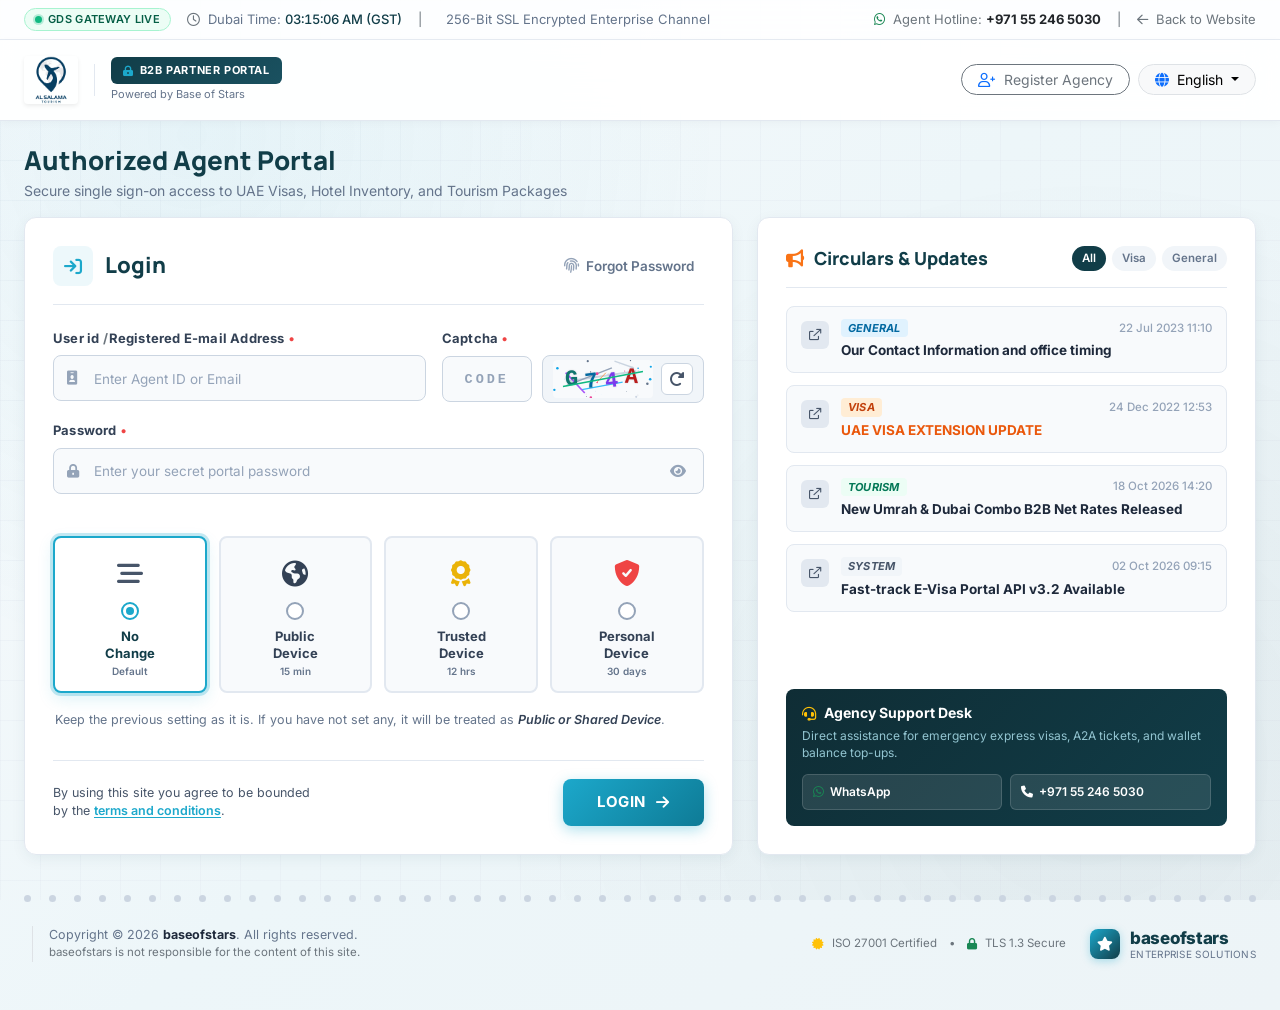
<file: agent.html>
<!DOCTYPE html>
<html lang="en">

<head>
    <meta charset="utf-8">
    <meta http-equiv="x-ua-compatible" content="ie=edge">
    <title>B2B Agent Portal Login | Alsalama Tourism LLC</title>
    <meta name="author" content="Alsalama Tourism & Base of Stars">
    <meta name="description" content="Authorized B2B Partner & Travel Agent Portal Login - Alsalama Tourism UAE">
    <meta name="viewport" content="width=device-width, initial-scale=1, shrink-to-fit=no">

    <!-- Favicon -->
    <link rel="icon" type="image/png" href="assets/img/alsalama-favicon.png">

    <!-- Google Fonts -->
    <link rel="preconnect" href="https://fonts.googleapis.com">
    <link rel="preconnect" href="https://fonts.gstatic.com" crossorigin>
    <link href="https://fonts.googleapis.com/css2?family=Inter:wght@300;400;500;600;700;800&family=Manrope:wght@500;600;700;800&display=swap" rel="stylesheet">

    <!-- Bootstrap CSS -->
    <link rel="stylesheet" href="assets/css/bootstrap.min.css">
    <!-- FontAwesome 6 Pro -->
    <link rel="stylesheet" href="assets/css/fontawesome.min.css">
    <!-- Custom Agent Portal Styling -->
    <link rel="stylesheet" href="assets/css/agent-portal.css">
</head>

<body class="agent-portal-body">

    <!-- ==========================================================================
       1. Top Utility Bar
       ========================================================================== -->
    <div class="portal-topbar">
        <div class="portal-container">
            <div class="d-flex align-items-center justify-content-between flex-wrap gap-2">
                <div class="d-flex align-items-center gap-3">
                    <span class="portal-status-pill">
                        <span class="portal-status-dot"></span>
                        GDS Gateway Live
                    </span>
                    <span class="d-none d-md-inline-block">
                        <i class="fa-regular fa-clock me-1 text-muted"></i>
                        Dubai Time: <span id="liveClock" class="live-clock">--:--:-- (GST)</span>
                    </span>
                    <span class="d-none d-lg-inline-block text-muted">|</span>
                    <span class="d-none d-lg-inline-block">
                        <i class="fa-solid fa-shield-halved me-1 text-success"></i>
                        256-Bit SSL Encrypted Enterprise Channel
                    </span>
                </div>
                <div class="d-flex align-items-center gap-3">
                    <a href="tel:+971552465030" class="text-decoration-none text-muted d-none d-sm-inline-block">
                        <i class="fa-brands fa-whatsapp text-success me-1"></i>
                        Agent Hotline: <strong class="text-dark">+971 55 246 5030</strong>
                    </a>
                    <span class="text-muted d-none d-sm-inline">|</span>
                    <a href="index.html" class="text-decoration-none text-muted fw-semibold">
                        <i class="fa-regular fa-arrow-left me-1"></i>
                        Back to Website
                    </a>
                </div>
            </div>
        </div>
    </div>

    <!-- ==========================================================================
       2. Navbar & Identity
       ========================================================================== -->
    <header class="portal-navbar">
        <div class="portal-container">
            <div class="d-flex align-items-center justify-content-between">
                <div class="portal-logo-group">
                    <a href="index.html" class="d-flex align-items-center">
                        <img src="assets/img/alsalama-logo.jpg" alt="Alsalama Tourism" height="48" class="rounded shadow-sm">
                    </a>
                    <div class="portal-logo-divider d-none d-sm-block"></div>
                    <div class="d-none d-sm-flex flex-column">
                        <div class="portal-badge">
                            <i class="fa-solid fa-lock-keyhole"></i>
                            B2B Partner Portal
                        </div>
                        <span style="font-size: 11px; color: #64748b; margin-top: 2px;">Powered by Base of Stars</span>
                    </div>
                </div>

                <div class="d-flex align-items-center gap-2">
                    <a href="https://api.whatsapp.com/send?phone=+971552465030&text=Hi%20Alsalama,%20I%20would%20like%20to%20register%20as%20a%20new%20B2B%20Travel%20Agent" target="_blank" class="btn btn-outline-secondary btn-sm px-3 rounded-pill fw-semibold d-none d-md-inline-flex align-items-center gap-1">
                        <i class="fa-regular fa-user-plus me-1 text-primary"></i>
                        Register Agency
                    </a>
                    <div class="dropdown">
                        <button class="btn btn-light btn-sm px-3 rounded-pill dropdown-toggle border" type="button">
                            <i class="fa-solid fa-globe me-1 text-primary"></i> English
                        </button>
                    </div>
                </div>
            </div>
        </div>
    </header>

    <!-- ==========================================================================
       3. Main Content Area
       ========================================================================== -->
    <main class="portal-hero-strip">
        <div class="portal-container">

            <!-- Hero headline -->
            <div class="d-flex align-items-center justify-content-between flex-wrap gap-2 mb-3">
                <div>
                    <h1 class="portal-hero-title">Authorized Agent Portal</h1>
                    <p class="portal-hero-subtitle">Secure single sign-on access to UAE Visas, Hotel Inventory, and Tourism Packages</p>
                </div>
            </div>


            <!-- Two-Column Layout (Matching Legacy Screenshot) -->
            <div class="row g-4">

                <!-- Left Column: Primary Login Card -->
                <div class="col-lg-7 col-xl-7">
                    <div class="portal-card">

                        <!-- Card Header (Matching image: Login title on left, Forgot Password on right) -->
                        <div class="portal-card-header">
                            <h2 class="portal-card-title">
                                <span class="title-icon-box">
                                    <i class="fa-solid fa-arrow-right-to-bracket"></i>
                                </span>
                                Login
                            </h2>
                            <a href="#forgot" id="forgotPasswordTrigger" class="link-forgot">
                                <i class="fa-solid fa-fingerprint"></i>
                                Forgot Password
                            </a>
                        </div>

                        <!-- Login Form -->
                        <form id="agentLoginForm" autocomplete="off" novalidate>

                            <!-- Invalid Credentials Alert Box -->
                            <div id="loginAlertBox" class="portal-login-alert" role="alert">
                                <i class="fa-solid fa-triangle-exclamation portal-login-alert-icon"></i>
                                <div class="portal-login-alert-content">
                                    <strong>Invalid Credentials</strong>
                                    <span>The User ID, Password, or Security Code you entered is invalid. Please verify your credentials and try again.</span>
                                </div>
                            </div>

                            <!-- Field Row 1: User ID + Captcha (from image) -->
                            <div class="row g-3">
                                <div class="col-md-7">
                                    <div class="form-field-group">
                                        <label class="field-label" for="userIdInput">
                                            User id <span class="text-muted ms-1">/</span> Registered E-mail Address
                                            <span class="required-dot">•</span>
                                        </label>
                                        <div class="portal-input-wrap">
                                            <i class="fa-solid fa-id-badge portal-input-icon"></i>
                                            <input type="text" id="userIdInput" class="portal-input" placeholder="Enter Agent ID or Email" required>
                                        </div>
                                    </div>
                                </div>

                                <div class="col-md-5">
                                    <div class="form-field-group">
                                        <label class="field-label" for="captchaInput">
                                            Captcha <span class="required-dot">•</span>
                                        </label>
                                        <div class="captcha-container">
                                            <div class="captcha-input-wrap">
                                                <input type="text" id="captchaInput" class="portal-input text-center font-monospace" placeholder="Code" maxlength="5" required>
                                            </div>
                                            <div class="captcha-badge-box">
                                                <div class="captcha-canvas-wrap" title="Click to refresh security code">
                                                    <canvas id="captchaCanvas" width="100" height="38"></canvas>
                                                </div>
                                                <button type="button" id="btnRefreshCaptcha" class="btn-refresh-captcha" title="Regenerate Captcha">
                                                    <i class="fa-solid fa-rotate-right"></i>
                                                </button>
                                            </div>
                                        </div>
                                    </div>
                                </div>
                            </div>

                            <!-- Field Row 2: Password (from image) -->
                            <div class="row">
                                <div class="col-12">
                                    <div class="form-field-group">
                                        <label class="field-label" for="passwordInput">
                                            Password <span class="required-dot">•</span>
                                        </label>
                                        <div class="portal-input-wrap">
                                            <i class="fa-solid fa-lock-keyhole portal-input-icon"></i>
                                            <input type="password" id="passwordInput" class="portal-input" placeholder="Enter your secret portal password" required>
                                            <button type="button" id="togglePasswordBtn" class="password-toggle-btn" title="Toggle password visibility">
                                                <i class="fa-solid fa-eye"></i>
                                            </button>
                                        </div>
                                    </div>
                                </div>
                            </div>

                            <!-- Device Trust Section (Exact 4 Cards from Image) -->
                            <div class="device-trust-section">
                                <div class="device-cards-grid">

                                    <!-- Card 1: No Change -->
                                    <label class="device-card-option option-nochange active" for="deviceNoChange">
                                        <input type="radio" name="deviceTrustLevel" id="deviceNoChange" value="nochange" checked>
                                        <div class="device-card-icon">
                                            <i class="fa-solid fa-bars-staggered"></i>
                                        </div>
                                        <div class="device-card-radio"></div>
                                        <h3 class="device-card-title">No<br>Change</h3>
                                        <span class="device-card-badge">Default</span>
                                    </label>

                                    <!-- Card 2: Public Device -->
                                    <label class="device-card-option option-public" for="devicePublic">
                                        <input type="radio" name="deviceTrustLevel" id="devicePublic" value="public">
                                        <div class="device-card-icon">
                                            <i class="fa-solid fa-earth-americas"></i>
                                        </div>
                                        <div class="device-card-radio"></div>
                                        <h3 class="device-card-title">Public<br>Device</h3>
                                        <span class="device-card-badge">15 min</span>
                                    </label>

                                    <!-- Card 3: Trusted Device -->
                                    <label class="device-card-option option-trusted" for="deviceTrusted">
                                        <input type="radio" name="deviceTrustLevel" id="deviceTrusted" value="trusted">
                                        <div class="device-card-icon">
                                            <i class="fa-solid fa-award"></i>
                                        </div>
                                        <div class="device-card-radio"></div>
                                        <h3 class="device-card-title">Trusted<br>Device</h3>
                                        <span class="device-card-badge">12 hrs</span>
                                    </label>

                                    <!-- Card 4: Personal Device -->
                                    <label class="device-card-option option-personal" for="devicePersonal">
                                        <input type="radio" name="deviceTrustLevel" id="devicePersonal" value="personal">
                                        <div class="device-card-icon">
                                            <i class="fa-solid fa-shield-check"></i>
                                        </div>
                                        <div class="device-card-radio"></div>
                                        <h3 class="device-card-title">Personal<br>Device</h3>
                                        <span class="device-card-badge">30 days</span>
                                    </label>

                                </div>

                                <!-- Trust Explanatory Hint (Exact Text from Image) -->
                                <p id="deviceTrustHint" class="device-trust-hint">
                                    Keep the previous setting as it is. If you have not set any, it will be treated as <em>Public or Shared Device</em>.
                                </p>
                            </div>

                            <!-- Login Action & Terms Footer (from image) -->
                            <div class="login-footer-group">
                                <p class="terms-agreement-text">
                                    By using this site you agree to be bounded<br class="d-none d-sm-inline">
                                    by the <a href="#terms" id="termsModalTrigger">terms and conditions</a>.
                                </p>
                                <button type="submit" id="btnLoginSubmit" class="btn-portal-login">
                                    LOGIN
                                    <i class="fa-solid fa-arrow-right"></i>
                                </button>
                            </div>

                        </form>

                    </div>
                </div>

                <!-- Right Column: Circulars / Operational Bulletins (from image) -->
                <div class="col-lg-5 col-xl-5">
                    <div class="portal-card bulletin-card">

                        <!-- Bulletin Header -->
                        <div class="bulletin-header">
                            <h2 class="bulletin-title">
                                <i class="fa-solid fa-bullhorn"></i>
                                Circulars & Updates
                            </h2>
                            <div class="bulletin-filter-tabs">
                                <button type="button" class="bulletin-tab-btn active" data-filter="all">All</button>
                                <button type="button" class="bulletin-tab-btn" data-filter="visa">Visa</button>
                                <button type="button" class="bulletin-tab-btn" data-filter="general">General</button>
                            </div>
                        </div>

                        <!-- Bulletins List (Matches image + 2026 travel updates) -->
                        <div class="bulletin-list">

                            <!-- Item 1 (Exact from legacy image) -->
                            <div class="bulletin-item" data-category="general" data-bulletin-id="1">
                                <div class="bulletin-icon-box">
                                    <i class="fa-regular fa-arrow-up-right-from-square"></i>
                                </div>
                                <div class="bulletin-content">
                                    <div class="bulletin-meta-row">
                                        <span class="bulletin-tag tag-general">General</span>
                                        <span class="bulletin-date">22 Jul 2023 11:10</span>
                                    </div>
                                    <h3 class="bulletin-headline">Our Contact Information and office timing</h3>
                                </div>
                            </div>

                            <!-- Item 2 (Exact from legacy image) -->
                            <div class="bulletin-item" data-category="visa" data-bulletin-id="2">
                                <div class="bulletin-icon-box">
                                    <i class="fa-regular fa-arrow-up-right-from-square"></i>
                                </div>
                                <div class="bulletin-content">
                                    <div class="bulletin-meta-row">
                                        <span class="bulletin-tag tag-visa">Visa</span>
                                        <span class="bulletin-date">24 Dec 2022 12:53</span>
                                    </div>
                                    <h3 class="bulletin-headline headline-visa">UAE VISA EXTENSION UPDATE</h3>
                                </div>
                            </div>

                            <!-- Item 3: Umrah & Tourism update -->
                            <div class="bulletin-item" data-category="tourism" data-bulletin-id="3">
                                <div class="bulletin-icon-box">
                                    <i class="fa-regular fa-arrow-up-right-from-square"></i>
                                </div>
                                <div class="bulletin-content">
                                    <div class="bulletin-meta-row">
                                        <span class="bulletin-tag tag-tourism">Tourism</span>
                                        <span class="bulletin-date">18 Oct 2026 14:20</span>
                                    </div>
                                    <h3 class="bulletin-headline">New Umrah & Dubai Combo B2B Net Rates Released</h3>
                                </div>
                            </div>

                            <!-- Item 4: System update -->
                            <div class="bulletin-item" data-category="system" data-bulletin-id="4">
                                <div class="bulletin-icon-box">
                                    <i class="fa-regular fa-arrow-up-right-from-square"></i>
                                </div>
                                <div class="bulletin-content">
                                    <div class="bulletin-meta-row">
                                        <span class="bulletin-tag tag-system">System</span>
                                        <span class="bulletin-date">02 Oct 2026 09:15</span>
                                    </div>
                                    <h3 class="bulletin-headline">Fast-track E-Visa Portal API v3.2 Available</h3>
                                </div>
                            </div>

                        </div>

                        <!-- Quick B2B Support Box -->
                        <div class="b2b-support-box">
                            <h6>
                                <i class="fa-solid fa-headset text-warning"></i>
                                Agency Support Desk
                            </h6>
                            <p>Direct assistance for emergency express visas, A2A tickets, and wallet balance top-ups.</p>
                            <div class="support-contacts-row">
                                <a href="https://api.whatsapp.com/send?phone=+971552465030" target="_blank" class="support-contact-chip">
                                    <i class="fa-brands fa-whatsapp text-success"></i> WhatsApp
                                </a>
                                <a href="tel:+971552465030" class="support-contact-chip">
                                    <i class="fa-solid fa-phone"></i> +971 55 246 5030
                                </a>
                            </div>
                        </div>

                    </div>
                </div>

            </div>

            <!-- ==========================================================================
               4. Dotted Separator Line (Exact element from Legacy Image)
               ========================================================================== -->
            <div class="portal-dotted-divider" aria-hidden="true">
                <span></span><span></span><span></span><span></span><span></span><span></span><span></span><span></span><span></span><span></span>
                <span></span><span></span><span></span><span></span><span></span><span></span><span></span><span></span><span></span><span></span>
                <span></span><span></span><span></span><span></span><span></span><span></span><span></span><span></span><span></span><span></span>
                <span></span><span></span><span></span><span></span><span></span><span></span><span></span><span></span><span></span><span></span>
                <span></span><span></span><span></span><span></span><span></span><span></span><span></span><span></span><span></span><span></span>
            </div>

            <!-- ==========================================================================
               5. Footer (Exact elements & attribution from Legacy Image)
               ========================================================================== -->
            <footer class="portal-footer">
                <div class="portal-footer-grid">

                    <div class="portal-footer-left">
                        <div class="d-flex align-items-center gap-2">
                            <i class="fa-solid fa-shield-quartered fa-2x text-secondary"></i>
                            <div class="border-start ps-3 portal-footer-text">
                                <p>Copyright © 2026 <strong>baseofstars</strong>. All rights reserved.</p>
                                <p class="text-muted" style="font-size: 11.5px;">baseofstars is not responsible for the content of this site.</p>
                            </div>
                        </div>
                    </div>

                    <div class="portal-footer-right">
                        <div class="d-flex align-items-center gap-4">
                            <div class="d-none d-sm-flex align-items-center gap-2 text-muted" style="font-size: 11.5px;">
                                <i class="fa-solid fa-certificate text-warning"></i> ISO 27001 Certified
                                <span class="mx-1">•</span>
                                <i class="fa-solid fa-lock text-success"></i> TLS 1.3 Secure
                            </div>
                            <div class="baseofstars-brand-box">
                                <div class="baseofstars-logo-mark"><i class="fa-solid fa-star"></i></div>
                                <div class="baseofstars-text">
                                    <span class="baseofstars-name">baseofstars</span>
                                    <span class="baseofstars-tagline">enterprise solutions</span>
                                </div>
                            </div>
                        </div>
                    </div>

                </div>
            </footer>

        </div>
    </main>

    <!-- ==========================================================================
       6. Interactive Modals
       ========================================================================== -->

    <!-- Modal 1: Mock Agent Dashboard on Login Success -->
    <div id="agentSuccessModal" class="portal-modal-backdrop">
        <div class="portal-modal-box">
            <button type="button" class="modal-close-btn modal-close-trigger">&times;</button>
            <div class="text-center mb-4">
                <div class="d-inline-flex align-items-center justify-content-center bg-success bg-opacity-10 text-success rounded-circle mb-3" style="width: 64px; height: 64px; font-size: 28px;">
                    <i class="fa-solid fa-badge-check"></i>
                </div>
                <h3 class="fw-bold text-navy mb-1" style="color: #113D48;">Authentication Successful</h3>
                <p class="text-muted mb-0">Welcome back, <strong>SkyWings Travel & Tourism LLC</strong></p>
                <span class="badge bg-primary bg-opacity-10 text-primary mt-1">Agent Code: ALS-DXB-7821</span>
            </div>

            <!-- Mock Dashboard Snapshot -->
            <div class="row g-2 mb-4">
                <div class="col-4">
                    <div class="mock-dashboard-stat">
                        <div class="stat-num text-primary">AED 84.3K</div>
                        <div class="stat-label">Wallet Balance</div>
                    </div>
                </div>
                <div class="col-4">
                    <div class="mock-dashboard-stat">
                        <div class="stat-num text-success">142</div>
                        <div class="stat-label">Issued Visas</div>
                    </div>
                </div>
                <div class="col-4">
                    <div class="mock-dashboard-stat">
                        <div class="stat-num text-warning">7</div>
                        <div class="stat-label">In Processing</div>
                    </div>
                </div>
            </div>

            <div class="list-group mb-4 shadow-sm">
                <div class="list-group-item d-flex justify-content-between align-items-center py-2 px-3">
                    <span class="small text-muted"><i class="fa-solid fa-passport me-2 text-primary"></i> Last Visa Issued</span>
                    <span class="small fw-semibold">UAE 30 Days Single • Approved</span>
                </div>
                <div class="list-group-item d-flex justify-content-between align-items-center py-2 px-3">
                    <span class="small text-muted"><i class="fa-solid fa-hotel me-2 text-primary"></i> Active Reservation</span>
                    <span class="small fw-semibold">Atlantis The Palm • 2 Rooms</span>
                </div>
                <div class="list-group-item d-flex justify-content-between align-items-center py-2 px-3">
                    <span class="small text-muted"><i class="fa-solid fa-wallet me-2 text-primary"></i> Credit Limit</span>
                    <span class="small fw-semibold text-success">AED 150,000 (Good Standing)</span>
                </div>
            </div>

            <div class="d-grid gap-2">
                <button type="button" class="btn btn-primary fw-bold py-2 modal-close-trigger" style="background-color: #1CA8CB; border-color: #1CA8CB;">
                    <i class="fa-solid fa-gauge-high me-1"></i> Proceed to Full Agent Desk
                </button>
                <button type="button" class="btn btn-light btn-sm text-muted modal-close-trigger">
                    Log out / Switch Agency
                </button>
            </div>
        </div>
    </div>

    <!-- Modal 2: Forgot Password -->
    <div id="agentForgotModal" class="portal-modal-backdrop">
        <div class="portal-modal-box">
            <button type="button" class="modal-close-btn modal-close-trigger">&times;</button>
            <div class="d-flex align-items-center gap-3 mb-3">
                <div class="bg-primary bg-opacity-10 text-primary p-3 rounded-circle">
                    <i class="fa-solid fa-key-skeleton fa-xl" style="color: #1CA8CB;"></i>
                </div>
                <div>
                    <h3 class="fw-bold mb-0" style="color: #113D48; font-size: 20px;">Reset Partner Password</h3>
                    <p class="text-muted small mb-0">Authorized B2B Account Recovery</p>
                </div>
            </div>

            <p class="text-muted small mb-3">
                Enter your registered Agent ID or Official Email address. An encrypted OTP verification link will be dispatched to your agency administrator's registered contact.
            </p>

            <form id="forgotPasswordForm">
                <div class="mb-3">
                    <label class="field-label" for="forgotEmailInput">Registered Agency Email <span class="required-dot">•</span></label>
                    <input type="email" id="forgotEmailInput" class="portal-input" placeholder="e.g. manager@youragency.com" required>
                </div>
                <div class="d-flex justify-content-end gap-2">
                    <button type="button" class="btn btn-light modal-close-trigger">Cancel</button>
                    <button type="submit" class="btn btn-primary px-4 fw-bold" style="background-color: #1CA8CB; border-color: #1CA8CB;">Send Recovery Code</button>
                </div>
            </form>
        </div>
    </div>

    <!-- Modal 3: Terms & Partner Agreement -->
    <div id="agentTermsModal" class="portal-modal-backdrop">
        <div class="portal-modal-box" style="max-width: 650px;">
            <button type="button" class="modal-close-btn modal-close-trigger">&times;</button>
            <h3 class="fw-bold mb-3" style="color: #113D48;">B2B Agency Terms & Portal SLA</h3>
            <div class="text-muted small" style="line-height: 1.6; max-height: 340px; overflow-y: auto; padding-right: 8px;">
                <p><strong>1. Authorized Usage:</strong> This portal is strictly reserved for registered and accredited travel partners of Alsalama Tourism LLC. Any unauthorized access attempts are monitored and recorded under UAE Cyber Crime Laws.</p>
                <p><strong>2. E-Visa & Immigration Compliance:</strong> Agents are solely responsible for ensuring applicant passport validity (minimum 6 months) and providing authentic passenger documentation. Fines incurred due to fake documents or overstays will be deducted from the agent deposit wallet.</p>
                <p><strong>3. Wallet Balances & Refunds:</strong> Service fees are non-refundable once immigration or airline GDS status moves to 'Under Process'. Wallet balance refunds require official company letterhead request with 3 business days processing.</p>
                <p><strong>4. Base of Stars Platform Integrity:</strong> The platform architecture is governed by Base of Stars Systems. Scheduled system maintenance occurs weekly on Saturdays between 02:00 AM – 04:00 AM GST.</p>
            </div>
            <div class="d-flex justify-content-end mt-4">
                <button type="button" class="btn btn-primary fw-bold px-4 modal-close-trigger" style="background-color: #1CA8CB; border-color: #1CA8CB;">I Understand & Agree</button>
            </div>
        </div>
    </div>

    <!-- Modal 4: Bulletin Notice Reader -->
    <div id="agentBulletinModal" class="portal-modal-backdrop">
        <div class="portal-modal-box" style="max-width: 620px;">
            <button type="button" class="modal-close-btn modal-close-trigger">&times;</button>
            <div class="d-flex align-items-center justify-content-between mb-2">
                <span id="bulletinModalTag" class="bulletin-tag tag-general">General</span>
                <span id="bulletinModalDate" class="text-muted small">--</span>
            </div>
            <h3 id="bulletinModalTitle" class="fw-bold mb-1" style="color: #113D48;">Notice Title</h3>
            <div id="bulletinModalRef" class="text-muted small mb-3 font-monospace">Ref: --</div>
            <hr class="my-2">
            <div id="bulletinModalBody" class="small text-secondary my-3" style="line-height: 1.6;">
                <!-- Content injected dynamically -->
            </div>
            <div class="d-flex justify-content-between align-items-center pt-3 border-top">
                <span class="small text-muted"><i class="fa-solid fa-stamp text-success me-1"></i> Verified Official Circular</span>
                <button type="button" class="btn btn-outline-secondary btn-sm rounded-pill modal-close-trigger">
                    Close Notice
                </button>
            </div>
        </div>
    </div>

    <!-- Bootstrap JS Bundle -->
    <script src="assets/js/bootstrap.min.js"></script>
    <!-- Custom Portal Script -->
    <script src="assets/js/agent-portal.js"></script>

</body>

</html>
</file>
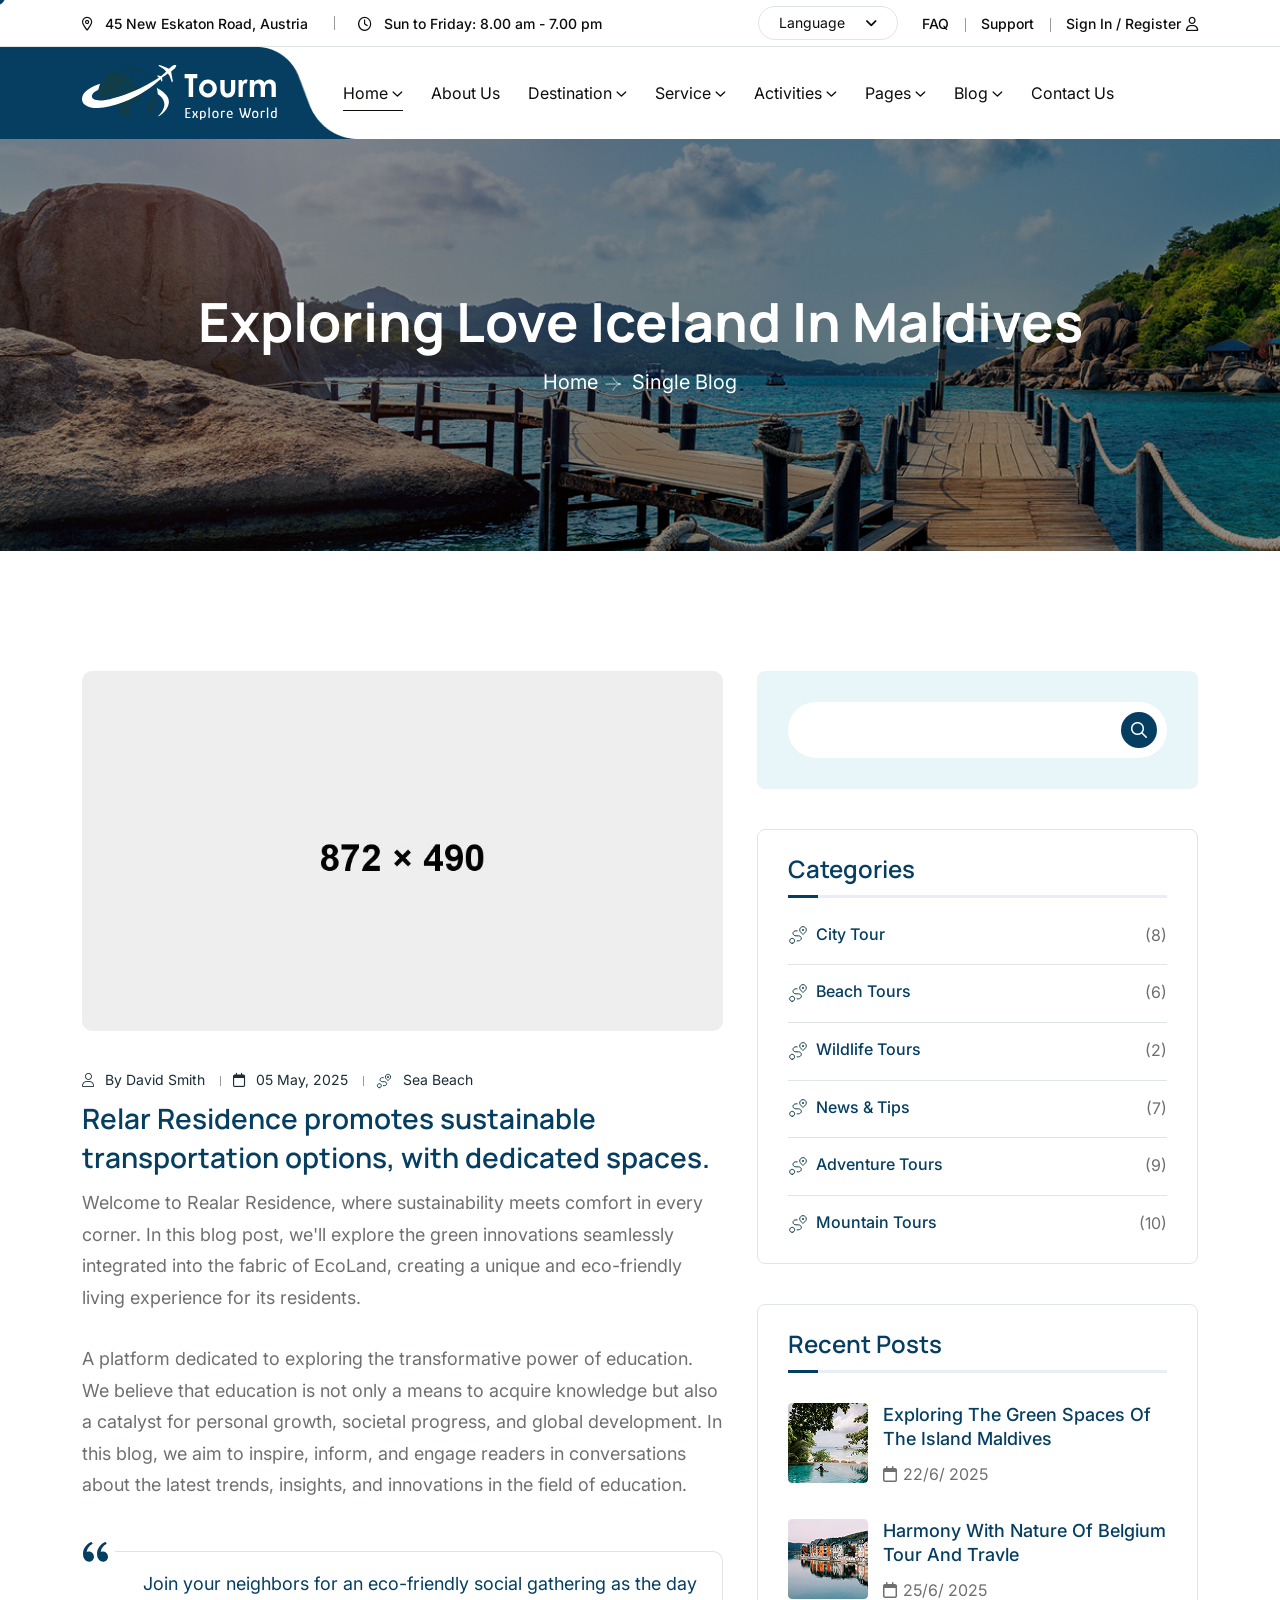
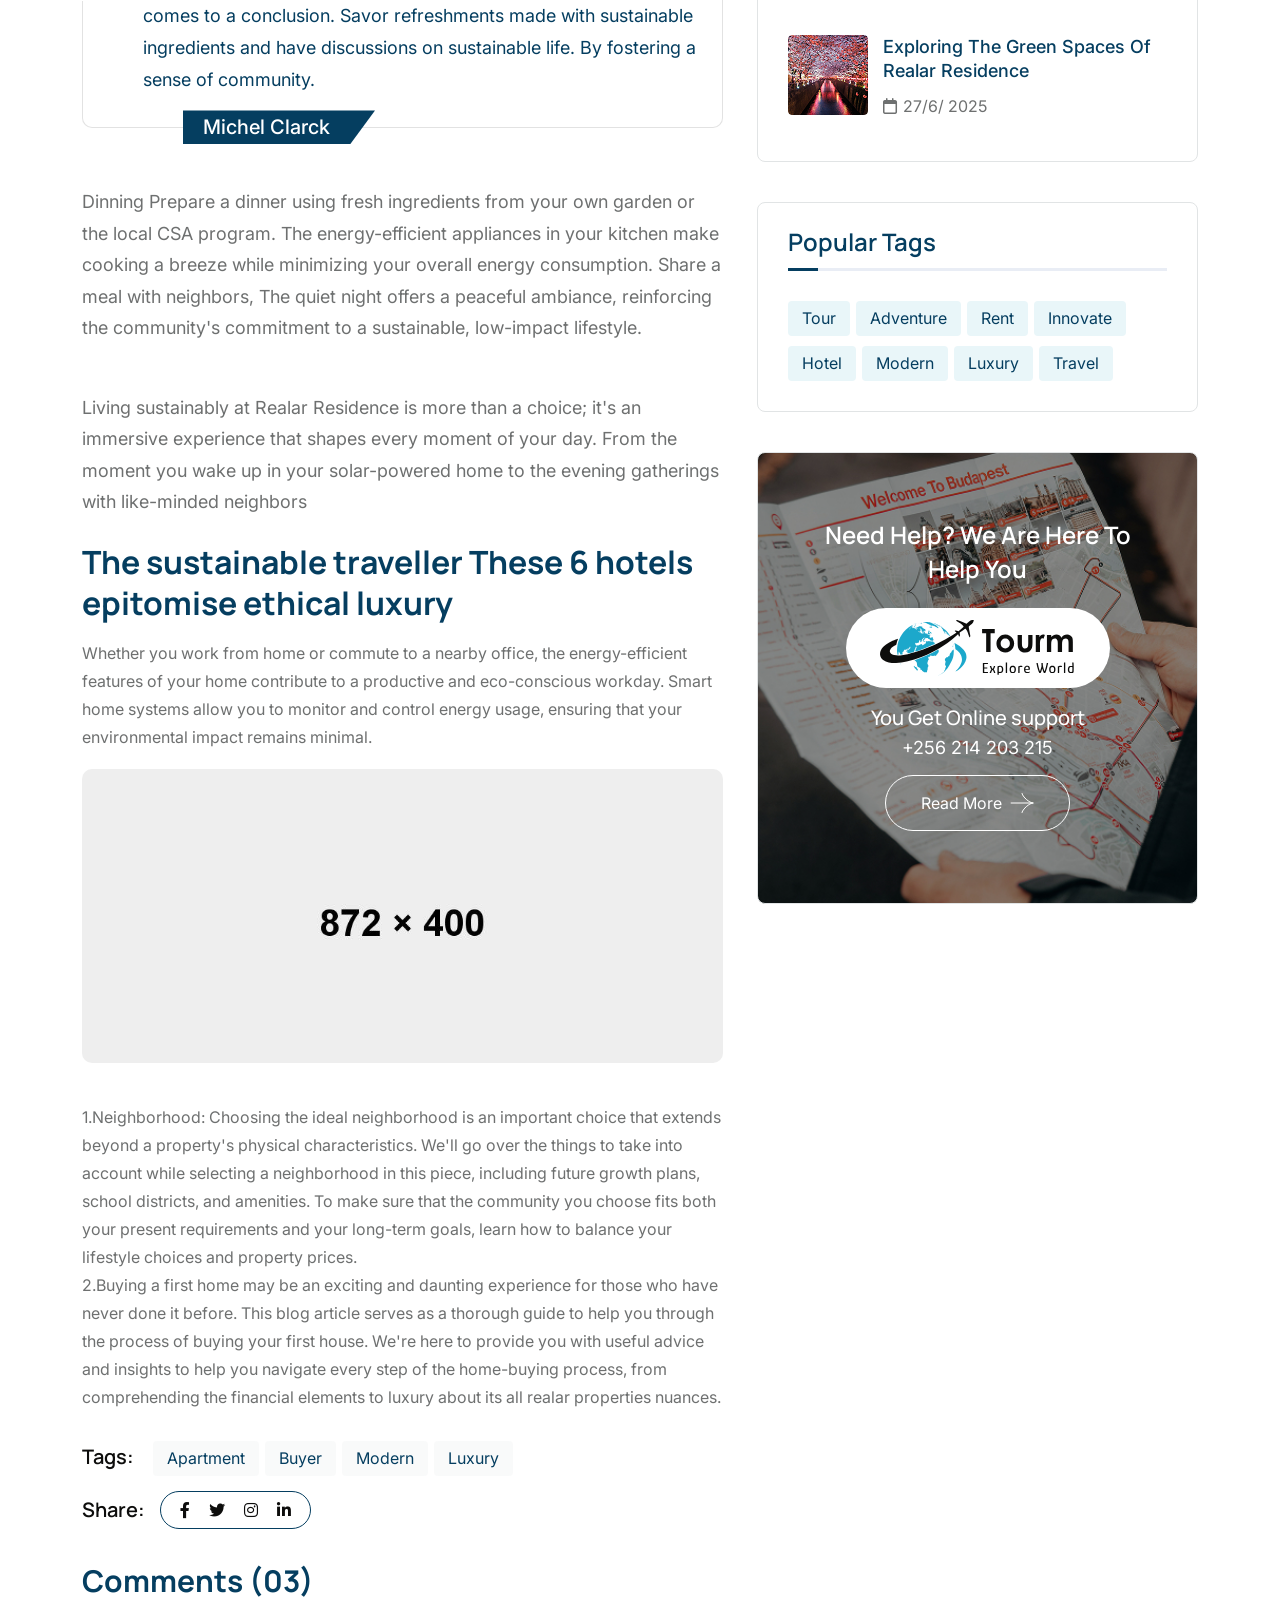
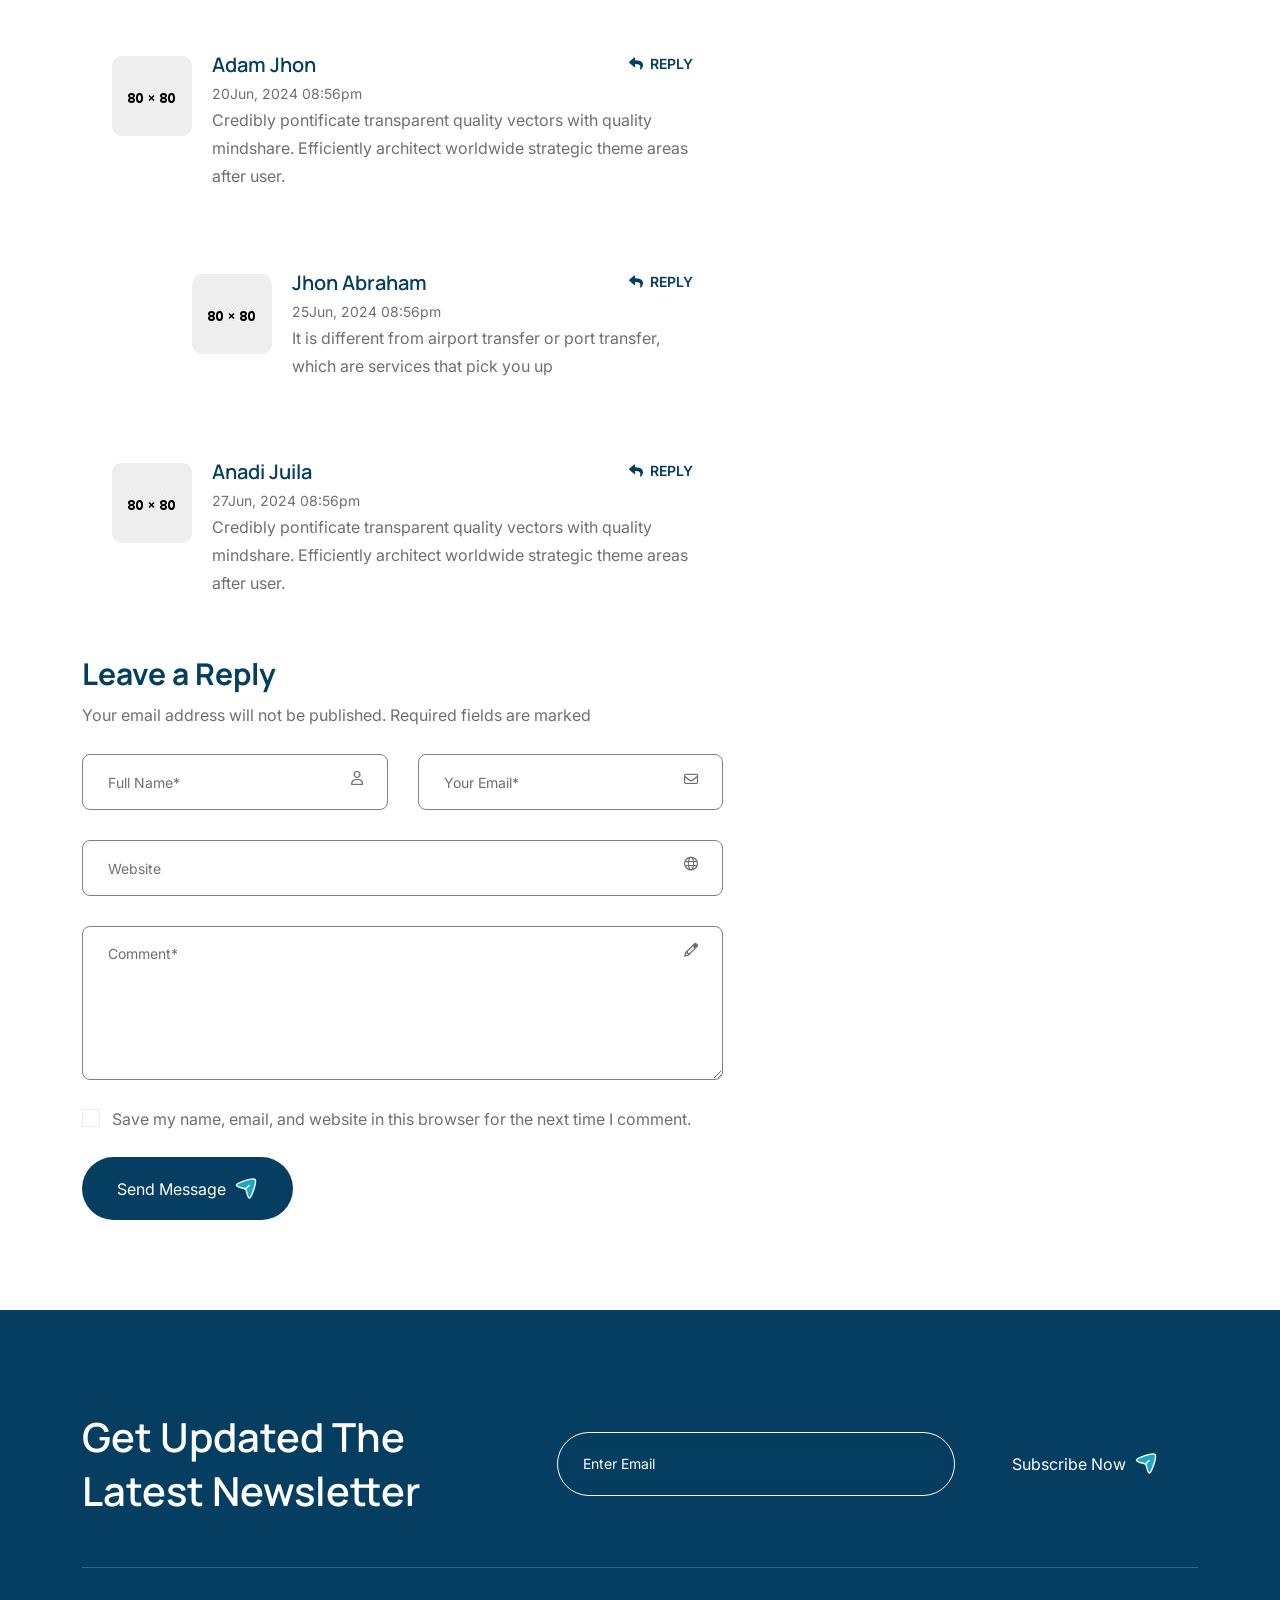
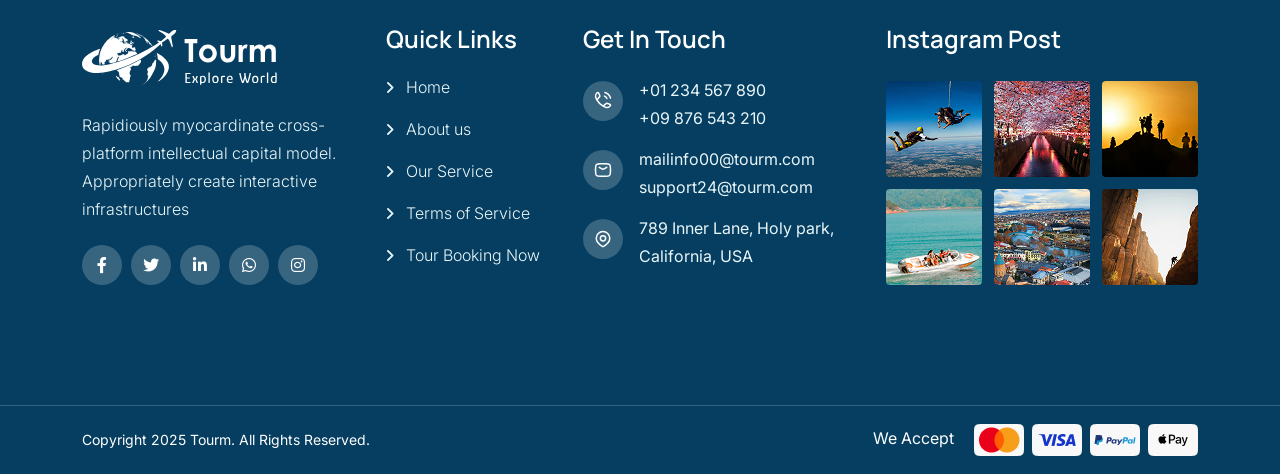
<file: blog-details.html>
<!doctype html>
<html class="no-js" lang="zxx">

<head>
    <meta charset="utf-8">
    <meta http-equiv="x-ua-compatible" content="ie=edge">
    <title>Tourm - Travel & Tour Booking Agency HTML Template - Exploring Love Iceland in maldives</title>
    <meta name="author" content="Tourm">
    <meta name="description" content="Tourm - Travel & Tour Booking Agency HTML Template ">
    <meta name="keywords" content="Tourm - Travel & Tour Booking Agency HTML Template ">
    <meta name="robots" content="INDEX,FOLLOW">

    <!-- Mobile Specific Metas -->
    <meta name="viewport" content="width=device-width, initial-scale=1, shrink-to-fit=no">

    <!-- Favicons - Place favicon.ico in the root directory -->
    <link rel="apple-touch-icon" sizes="57x57" href="assets/img/favicons/apple-icon-57x57.png">
    <link rel="apple-touch-icon" sizes="60x60" href="assets/img/favicons/apple-icon-60x60.png">
    <link rel="apple-touch-icon" sizes="72x72" href="assets/img/favicons/apple-icon-72x72.png">
    <link rel="apple-touch-icon" sizes="76x76" href="assets/img/favicons/apple-icon-76x76.png">
    <link rel="apple-touch-icon" sizes="114x114" href="assets/img/favicons/apple-icon-114x114.png">
    <link rel="apple-touch-icon" sizes="120x120" href="assets/img/favicons/apple-icon-120x120.png">
    <link rel="apple-touch-icon" sizes="144x144" href="assets/img/favicons/apple-icon-144x144.png">
    <link rel="apple-touch-icon" sizes="152x152" href="assets/img/favicons/apple-icon-152x152.png">
    <link rel="apple-touch-icon" sizes="180x180" href="assets/img/favicons/apple-icon-180x180.png">
    <link rel="icon" type="image/png" sizes="192x192" href="assets/img/favicons/android-icon-192x192.png">
    <link rel="icon" type="image/png" sizes="32x32" href="assets/img/favicons/favicon-32x32.png">
    <link rel="icon" type="image/png" sizes="96x96" href="assets/img/favicons/favicon-96x96.png">
    <link rel="icon" type="image/png" sizes="16x16" href="assets/img/favicons/favicon-16x16.png">
    <link rel="manifest" href="assets/img/favicons/manifest.json">
    <meta name="msapplication-TileColor" content="#ffffff">
    <meta name="msapplication-TileImage" content="assets/img/favicons/ms-icon-144x144.png">
    <meta name="theme-color" content="#ffffff">

    <!--==============================
	  Google Fonts
	============================== -->
    <link rel="preconnect" href="https://fonts.googleapis.com">
    <link rel="preconnect" href="https://fonts.gstatic.com" crossorigin>
    <link rel="preconnect" href="https://fonts.googleapis.com">
    <link rel="preconnect" href="https://fonts.gstatic.com" crossorigin>
    <link href="https://fonts.googleapis.com/css2?family=Inter:wght@100..900&family=Manrope:wght@200..800&family=Montez&display=swap" rel="stylesheet">

    <!--==============================
	    All CSS File
	============================== -->
    <!-- Bootstrap -->
    <link rel="stylesheet" href="assets/css/bootstrap.min.css">
    <!-- Fontawesome Icon -->
    <link rel="stylesheet" href="assets/css/fontawesome.min.css">
    <!-- Magnific Popup -->
    <link rel="stylesheet" href="assets/css/magnific-popup.min.css">

    <!-- Swiper css -->
    <link rel="stylesheet" href="assets/css/swiper-bundle.min.css">

    <!-- Theme Custom CSS -->
    <link rel="stylesheet" href="assets/css/style.css">

</head>

<body>

    <!--[if lte IE 9]>
    	<p class="browserupgrade">You are using an <strong>outdated</strong> browser. Please <a href="https://browsehappy.com/">upgrade your browser</a> to improve your experience and security.</p>
  	<![endif]-->


    <!--********************************
   		Code Start From Here 
	******************************** -->

    <div class="cursor-follower"></div>

    <!-- slider drag cursor -->
    <div class="slider-drag-cursor"><i class="fas fa-angle-left me-2"></i> DRAG <i class="fas fa-angle-right ms-2"></i>
    </div>


    <!--==============================
     Preloader
  ==============================-->
    <div id="preloader" class="preloader ">
        <button class="th-btn preloaderCls">Cancel Preloader </button>
        <div class="preloader-inner">
            <img src="assets/img/logo3.svg" alt="">
        </div>

        <div id="loader" class="th-preloader">
            <div class="animation-preloader">
                <div class="txt-loading">
                    <span preloader-text="T" class="characters">T </span>

                    <span preloader-text="O" class="characters">O </span>

                    <span preloader-text="U" class="characters">U </span>

                    <span preloader-text="R" class="characters">R </span>

                    <span preloader-text="M" class="characters">M </span>
                </div>
            </div>
        </div>

    </div> <!--==============================
    Sidemenu
============================== -->
    <div class="sidemenu-wrapper sidemenu-info ">
        <div class="sidemenu-content">
            <button class="closeButton sideMenuCls"><i class="far fa-times"></i></button>
            <div class="widget  ">
                <div class="th-widget-about">
                    <div class="about-logo">
                        <a href="home-travel.html"><img src="assets/img/logo2.svg" alt="Tourm"></a>
                    </div>
                    <p class="about-text">Rapidiously myocardinate cross-platform intellectual capital model. Appropriately create interactive infrastructures</p>
                    <div class="th-social">
                        <a href="https://www.facebook.com/"><i class="fab fa-facebook-f"></i></a>
                        <a href="https://www.twitter.com/"><i class="fab fa-twitter"></i></a>
                        <a href="https://www.linkedin.com/"><i class="fab fa-linkedin-in"></i></a>
                        <a href="https://www.whatsapp.com/"><i class="fab fa-whatsapp"></i></a>
                    </div>
                </div>
            </div>
            <div class="widget  ">
                <h3 class="widget_title">Recent Posts</h3>
                <div class="recent-post-wrap">
                    <div class="recent-post">
                        <div class="media-img">
                            <a href="blog-details.html"><img src="assets/img/blog/recent-post-1-1.jpg" alt="Blog Image"></a>
                        </div>
                        <div class="media-body">
                            <div class="recent-post-meta">
                                <a href="blog.html"><i class="far fa-calendar"></i>24 Jun , 2025</a>
                            </div>
                            <h4 class="post-title"><a class="text-inherit" href="blog-details.html">Where Vision Meets Concrete
                                    Reality</a></h4>
                        </div>
                    </div>
                    <div class="recent-post">
                        <div class="media-img">
                            <a href="blog-details.html"><img src="assets/img/blog/recent-post-1-2.jpg" alt="Blog Image"></a>
                        </div>
                        <div class="media-body">
                            <div class="recent-post-meta">
                                <a href="blog.html"><i class="far fa-calendar"></i>22 Jun , 2025</a>
                            </div>
                            <h4 class="post-title"><a class="text-inherit" href="blog-details.html">Raising the Bar in Construction.</a></h4>
                        </div>
                    </div>
                </div>
            </div>
            <div class="widget  ">
                <h3 class="widget_title">Get In Touch</h3>
                <div class="th-widget-contact">
                    <div class="info-box_text">
                        <div class="icon">
                            <img src="assets/img/icon/phone.svg" alt="img">
                        </div>
                        <div class="details">
                            <p><a href="tel:+01234567890" class="info-box_link">+01 234 567 890</a></p>
                            <p><a href="tel:+09876543210" class="info-box_link">+09 876 543 210</a></p>
                        </div>
                    </div>
                    <div class="info-box_text">
                        <div class="icon">
                            <img src="assets/img/icon/envelope.svg" alt="img">
                        </div>
                        <div class="details">
                            <p><a href="mailto:mailinfo00@tourm.com" class="info-box_link">mailinfo00@tourm.com</a></p>
                            <p><a href="mailto:support24@tourm.com" class="info-box_link">support24@tourm.com</a></p>
                        </div>
                    </div>
                    <div class="info-box_text">
                        <div class="icon"><img src="assets/img/icon/location-dot.svg" alt="img"></div>
                        <div class="details">
                            <p>789 Inner Lane, Holy park, California, USA</p>
                        </div>
                    </div>
                </div>
            </div>
        </div>
    </div>
    <div class="popup-search-box">
        <button class="searchClose"><i class="fal fa-times"></i></button>
        <form action="#">
            <input type="text" placeholder="What are you looking for?">
            <button type="submit"><i class="fal fa-search"></i></button>
        </form>
    </div><!--==============================
    Mobile Menu
  ============================== -->
    <div class="th-menu-wrapper onepage-nav">
        <div class="th-menu-area text-center">
            <button class="th-menu-toggle"><i class="fal fa-times"></i></button>
            <div class="mobile-logo">
                <a href="home-travel.html"><img src="assets/img/logo2.svg" alt="Tourm"></a>
            </div>
            <div class="th-mobile-menu">
                <ul>
                    <li class="menu-item-has-children mega-menu-wrap">
                        <a class="active" href="home-travel.html">Home</a>

                        <ul class="sub-menu">
                            <li><a href="home-travel.html">Home Travel</a></li>
                            <li><a href="home-tour.html">Home Tour</a></li>
                            <li><a href="home-agency.html">Home Agency</a></li>
                            <li><a href="home-yacht.html">Home Yacht</a></li>
                            <li><a href="home-beach.html">Home Beach</a></li>
                            <li><a href="home-resort.html">Home Resort</a></li>
                            <li><a href="home-countryside-hotel.html">Home Countryside Hotel</a></li>
                            <li><a href="home-forest.html">Home Forest</a></li>
                        </ul>
                    </li>
                    <li><a href="about.html">About Us</a></li>
                    <li class="menu-item-has-children">
                        <a href="#">Destination</a>
                        <ul class="sub-menu">
                            <li><a href="destination.html">Destination</a></li>
                            <li><a href="destination-details.html">Destination Details</a></li>
                        </ul>
                    </li>
                    <li class="menu-item-has-children">
                        <a href="#">Service</a>
                        <ul class="sub-menu">
                            <li><a href="service.html">Services</a></li>
                            <li><a href="service-details.html">Service Details</a></li>
                        </ul>
                    </li>
                    <li class="menu-item-has-children">
                        <a href="#">Activities</a>
                        <ul class="sub-menu">
                            <li><a href="activities.html">activities</a></li>
                            <li><a href="activities-details.html">activities Details</a></li>
                        </ul>
                    </li>
                    <li class="menu-item-has-children">
                        <a href="#">Pages</a>
                        <ul class="sub-menu">
                            <li class="menu-item-has-children">
                                <a href="#">Shop</a>
                                <ul class="sub-menu">
                                    <li><a href="shop.html">Shop</a></li>
                                    <li><a href="shop-details.html">Shop Details</a></li>
                                    <li><a href="cart.html">Cart Page</a></li>
                                    <li><a href="checkout.html">Checkout</a></li>
                                    <li><a href="wishlist.html">Wishlist</a></li>
                                </ul>
                            </li>

                            <li><a href="gallery.html">Gallery</a></li>
                            <li><a href="tour.html">Our Tour</a></li>
                            <li><a href="tour-details.html">Tour Details</a></li>
                            <li><a href="resort.html">Resort page</a></li>
                            <li><a href="resort-details.html">Resort Details</a></li>
                            <li><a href="tour-details.html">Tour Details</a></li>
                            <li><a href="tour-guide.html">Tour Guider</a></li>
                            <li><a href="tour-guider-details.html">Tour Guider Details</a></li>
                            <li><a href="faq.html">Faq Page</a></li>
                            <li><a href="price.html">Price Package</a></li>
                            <li><a href="error.html">Error Page</a></li>
                        </ul>

                    </li>
                    <li class="menu-item-has-children">
                        <a href="#">Blog</a>
                        <ul class="sub-menu">
                            <li><a href="blog.html">Blog</a></li>
                            <li><a href="blog-details.html">Blog Details</a></li>
                        </ul>
                    </li>
                    <li>
                        <a href="contact.html">Contact us</a>
                    </li>
                </ul>
            </div>
        </div>
    </div> <!--==============================
	Header Area
==============================-->
    <header class="th-header header-layout1">
        <div class="header-top">
            <div class="container th-container">
                <div class="row justify-content-center justify-content-xl-between align-items-center">
                    <div class="col-auto d-none d-md-block">
                        <div class="header-links">
                            <ul>
                                <li class="d-none d-xl-inline-block"><i class="fa-sharp fa-regular  fa-location-dot"></i>
                                    <span>45 New Eskaton Road, Austria</span>
                                </li>
                                <li class="d-none d-xl-inline-block"><i class="fa-regular fa-clock"></i>
                                    <span>Sun to Friday: 8.00 am - 7.00 pm</span>
                                </li>
                            </ul>
                        </div>
                    </div>
                    <div class="col-auto">
                        <div class="header-right">
                            <div class="currency-menu">
                                <select class="form-select nice-select">
                                    <option selected="">language </option>
                                    <option>CNY</option>
                                    <option>EUR</option>
                                    <option>AUD</option>
                                </select>
                            </div>
                            <div class="header-links">
                                <ul>
                                    <li class="d-none d-md-inline-block"><a href="faq.html">FAQ</a></li>
                                    <li class="d-none d-md-inline-block"><a href="contact.html">Support</a></li>
                                    <li><a href="#login-form" class="popup-content">Sign In / Register<i class="fa-regular fa-user"></i></a>
                                    </li>
                                </ul>
                            </div>
                        </div>
                    </div>
                </div>
            </div>
        </div>
        <div class="sticky-wrapper">
            <!-- Main Menu Area -->
            <div class="menu-area">
                <div class="container th-container">
                    <div class="row align-items-center justify-content-between">
                        <div class="col-auto">
                            <div class="header-logo">
                                <a href="home-travel.html"><img src="assets/img/logo.svg" alt="Tourm"></a>
                            </div>
                        </div>
                        <div class="col-auto me-xl-auto">
                            <nav class="main-menu d-none d-xl-inline-block">
                                <ul>
                                    <li class="menu-item-has-children mega-menu-wrap">
                                        <a class="active" href="home-travel.html">Home</a>
                                        <ul class="mega-menu mega-menu-content">
                                            <li>
                                                <div class="container">
                                                    <div class="row gy-4">
                                                        <div class="col-lg-3">
                                                            <div class="mega-menu-box">
                                                                <div class="mega-menu-img">
                                                                    <img src="assets/img/pages/home-travel.jpg" alt="Home One">
                                                                    <div class="btn-wrap">
                                                                        <a target="_blank" href="index.html" class="th-btn">View Demo</a>
                                                                    </div>
                                                                </div>
                                                                <h3 class="mega-menu-title"><a href="index.html"><span>01.</span>Home Travel</a></h3>
                                                            </div>
                                                        </div>
                                                        <div class="col-lg-3">
                                                            <div class="mega-menu-box">
                                                                <div class="mega-menu-img">
                                                                    <img src="assets/img/pages/home-tour.jpg" alt="Home Two">
                                                                    <div class="btn-wrap">
                                                                        <a target="_blank" href="home-tour.html" class="th-btn ">View Demo</a>
                                                                    </div>
                                                                </div>
                                                                <h3 class="mega-menu-title"><a href="home-tour.html"><span>02.</span>Home Tour</a></h3>
                                                            </div>
                                                        </div>
                                                        <div class="col-lg-3">
                                                            <div class="mega-menu-box">
                                                                <div class="mega-menu-img">
                                                                    <img src="assets/img/pages/home-agency.jpg" alt="Home Three">
                                                                    <div class="btn-wrap">
                                                                        <a target="_blank" href="home-agency.html" class="th-btn ">View Demo</a>
                                                                    </div>
                                                                </div>
                                                                <h3 class="mega-menu-title"><a href="home-agency.html"><span>03.</span>Home Agency</a>
                                                                </h3>
                                                            </div>
                                                        </div>
                                                        <div class="col-lg-3">
                                                            <div class="mega-menu-box">
                                                                <div class="mega-menu-img">
                                                                    <img src="assets/img/pages/home-yacht.jpg" alt="Home Four">
                                                                    <div class="btn-wrap">
                                                                        <a target="_blank" href="home-yacht.html" class="th-btn ">View Demo</a>
                                                                    </div>
                                                                </div>
                                                                <h3 class="mega-menu-title"><a href="home-yacht.html"><span>04.</span>Home Yacht</a>
                                                                </h3>
                                                            </div>
                                                        </div>
                                                        <div class="col-lg-3">
                                                            <div class="mega-menu-box">
                                                                <div class="mega-menu-img">
                                                                    <img src="assets/img/pages/home-beach.jpg" alt="Home Five">
                                                                    <div class="btn-wrap">
                                                                        <a target="_blank" href="home-beach.html" class="th-btn ">View Demo</a>
                                                                    </div>
                                                                </div>
                                                                <h3 class="mega-menu-title"><a href="home-beach.html"><span>05.</span>Home Beach</a>
                                                                </h3>
                                                            </div>
                                                        </div>
                                                        <div class="col-lg-3">
                                                            <div class="mega-menu-box">
                                                                <div class="mega-menu-img">
                                                                    <img src="assets/img/pages/home-resort.jpg" alt="Home Six">
                                                                    <div class="btn-wrap">
                                                                        <a target="_blank" href="home-resort.html" class="th-btn ">View Demo</a>
                                                                    </div>
                                                                </div>
                                                                <h3 class="mega-menu-title"><a href="home-resort.html"><span>06.</span>Home resort</a>
                                                                </h3>
                                                            </div>
                                                        </div>
                                                        <div class="col-lg-3">
                                                            <div class="mega-menu-box">
                                                                <div class="mega-menu-img">
                                                                    <img src="assets/img/pages/home-countryside-hotel.jpg" alt="Home Six">
                                                                    <div class="btn-wrap">
                                                                        <a target="_blank" href="home-countryside-hotel.html" class="th-btn ">View
                                                                            Demo</a>
                                                                    </div>
                                                                </div>
                                                                <h3 class="mega-menu-title"><a href="home-countryside-hotel.html"><span>07.</span>Home
                                                                        Countryside Hotel</a></h3>
                                                            </div>
                                                        </div>
                                                        <div class="col-lg-3">
                                                            <div class="mega-menu-box">
                                                                <div class="mega-menu-img">
                                                                    <img src="assets/img/pages/home-forest.jpg" alt="Home Six">
                                                                    <div class="btn-wrap">
                                                                        <a target="_blank" href="home-forest.html" class="th-btn ">View Demo</a>
                                                                    </div>
                                                                </div>
                                                                <h3 class="mega-menu-title"><a href="home-forest.html"><span>08.</span>Home Forest</a>
                                                                </h3>
                                                            </div>
                                                        </div>
                                                        <div class="col-lg-3">
                                                            <div class="mega-menu-box">
                                                                <div class="mega-menu-img">
                                                                    <img src="assets/img/pages/home-hiking.jpg" alt="Home Six">
                                                                    <div class="btn-wrap">
                                                                        <a target="_blank" href="home-hiking.html" class="th-btn ">View Demo</a>
                                                                    </div>
                                                                </div>
                                                                <h3 class="mega-menu-title"><a href="home-hiking.html"><span>09.</span>Home Hiking</a>
                                                                </h3>
                                                            </div>
                                                        </div>
                                                        <div class="col-lg-3">
                                                            <div class="mega-menu-box">
                                                                <div class="mega-menu-img">
                                                                    <img src="assets/img/pages/home-hiking-2.jpg" alt="Home ten">
                                                                    <div class="btn-wrap">
                                                                        <a target="_blank" href="home-hiking-2.html" class="th-btn ">View Demo</a>
                                                                    </div>
                                                                </div>
                                                                <h3 class="mega-menu-title"><a href="home-hiking-2.html"><span>10.</span>Home Hiking
                                                                        Style 2</a>
                                                                </h3>
                                                            </div>
                                                        </div>
                                                        <div class="col-lg-3">
                                                            <div class="mega-menu-box">
                                                                <div class="mega-menu-img">
                                                                    <img src="assets/img/pages/home-cruise-tour.jpg" alt="Home ten">
                                                                    <div class="btn-wrap">
                                                                        <a target="_blank" href="home-cruise-tour.html" class="th-btn ">View Demo</a>
                                                                    </div>
                                                                </div>
                                                                <h3 class="mega-menu-title"><a href="home-cruise-tour.html"><span>11.</span>Home Cruise
                                                                        Tour</a>
                                                                </h3>
                                                            </div>
                                                        </div>
                                                        <div class="col-lg-3">
                                                            <div class="mega-menu-box">
                                                                <div class="mega-menu-img">
                                                                    <img src="assets/img/pages/home-travel-agency.jpg" alt="Home ten">
                                                                    <div class="btn-wrap">
                                                                        <a target="_blank" href="home-travel-agency.html" class="th-btn ">View Demo</a>
                                                                    </div>
                                                                </div>
                                                                <h3 class="mega-menu-title"><a href="home-travel-agency.html"><span>12.</span>Home
                                                                        Travel Agency</a>
                                                                </h3>
                                                            </div>
                                                        </div>
                                                        <div class="col-lg-3">
                                                            <div class="mega-menu-box">
                                                                <div class="mega-menu-img">
                                                                    <img src="assets/img/pages/home-museum-tour.jpg" alt="Home ten">
                                                                    <div class="btn-wrap">
                                                                        <a target="_blank" href="home-museum-tour.html" class="th-btn ">View Demo</a>
                                                                    </div>
                                                                </div>
                                                                <h3 class="mega-menu-title"><a href="home-museum-tour.html"><span>13.</span>Home Museum
                                                                        Tour</a>
                                                                </h3>
                                                            </div>
                                                        </div>
                                                        <div class="col-lg-3">
                                                            <div class="mega-menu-box">
                                                                <div class="mega-menu-img">
                                                                    <img src="assets/img/pages/home-worldwide-tour.jpg" alt="Home ten">
                                                                    <div class="btn-wrap">
                                                                        <a target="_blank" href="home-worldwide-tour.html" class="th-btn ">View Demo</a>
                                                                    </div>
                                                                </div>
                                                                <h3 class="mega-menu-title"><a href="home-worldwide-tour.html"><span>14.</span>Home
                                                                        Worldwide Tour</a>
                                                                </h3>
                                                            </div>
                                                        </div>
                                                        <div class="col-lg-3">
                                                            <div class="mega-menu-box">
                                                                <div class="mega-menu-img">
                                                                    <img src="assets/img/pages/home-city-tour.jpg" alt="Home ten">
                                                                    <div class="btn-wrap">
                                                                        <a target="_blank" href="home-city-tour.html" class="th-btn ">View Demo</a>
                                                                    </div>
                                                                </div>
                                                                <h3 class="mega-menu-title"><a href="home-city-tour.html"><span>15.</span>Home
                                                                        City Tour</a>
                                                                </h3>
                                                            </div>
                                                        </div>
                                                    </div>
                                                </div>
                                            </li>
                                        </ul>
                                    </li>
                                    <li><a href="about.html">About Us</a></li>
                                    <li class="menu-item-has-children">
                                        <a href="#">Destination</a>
                                        <ul class="sub-menu">
                                            <li><a href="destination.html">Destination</a></li>
                                            <li><a href="destination-details.html">Destination Details</a></li>
                                        </ul>
                                    </li>
                                    <li class="menu-item-has-children">
                                        <a href="#">Service</a>
                                        <ul class="sub-menu">
                                            <li><a href="service.html">Services</a></li>
                                            <li><a href="service-details.html">Service Details</a></li>
                                        </ul>
                                    </li>
                                    <li class="menu-item-has-children">
                                        <a href="#">Activities</a>
                                        <ul class="sub-menu">
                                            <li><a href="activities.html">activities</a></li>
                                            <li><a href="activities-details.html">activities Details</a></li>
                                        </ul>
                                    </li>
                                    <li class="menu-item-has-children">
                                        <a href="#">Pages</a>
                                        <ul class="sub-menu">
                                            <li class="menu-item-has-children">
                                                <a href="#">Shop</a>
                                                <ul class="sub-menu">
                                                    <li><a href="shop.html">Shop</a></li>
                                                    <li><a href="shop-details.html">Shop Details</a></li>
                                                    <li><a href="cart.html">Cart Page</a></li>
                                                    <li><a href="checkout.html">Checkout</a></li>
                                                    <li><a href="wishlist.html">Wishlist</a></li>
                                                </ul>
                                            </li>

                                            <li><a href="gallery.html">Gallery</a></li>
                                            <li><a href="tour.html">Our Tour</a></li>
                                            <li><a href="tour-details.html">Tour Details</a></li>
                                            <li><a href="resort.html">Resort page</a></li>
                                            <li><a href="resort-details.html">Resort Details</a></li>
                                            <li><a href="tour-details.html">Tour Details</a></li>
                                            <li><a href="tour-guide.html">Tour Guider</a></li>
                                            <li><a href="tour-guider-details.html">Tour Guider Details</a></li>
                                            <li><a href="faq.html">Faq Page</a></li>
                                            <li><a href="price.html">Price Package</a></li>
                                            <li><a href="error.html">Error Page</a></li>
                                        </ul>

                                    </li>
                                    <li class="menu-item-has-children">
                                        <a href="#">Blog</a>
                                        <ul class="sub-menu">
                                            <li><a href="blog.html">Blog</a></li>
                                            <li><a href="blog-details.html">Blog Details</a></li>
                                        </ul>
                                    </li>
                                    <li>
                                        <a href="contact.html">Contact us</a>
                                    </li>
                                </ul>
                            </nav>
                            <button type="button" class="th-menu-toggle d-block d-xl-none"><i class="far fa-bars"></i></button>
                        </div>
                        <div class="col-auto d-none d-xl-block">
                            <div class="header-button">
                                <a href="contact.html" class="th-btn style3 th-icon">Book Now</a>

                            </div>
                        </div>
                    </div>
                </div>
                <div class="logo-bg" data-mask-src="assets/img/logo_bg_mask.png"></div>
            </div>
        </div>
    </header>
    <!--==============================
    Breadcumb
============================== -->
    <div class="breadcumb-wrapper " data-bg-src="assets/img/bg/breadcumb-bg.jpg">
        <div class="container">
            <div class="breadcumb-content">
                <h1 class="breadcumb-title">Exploring Love Iceland in maldives</h1>
                <ul class="breadcumb-menu">
                    <li><a href="home-travel.html">Home</a></li>
                    <li>Single Blog</li>
                </ul>
            </div>
        </div>
    </div><!--==============================
        Blog Area
    ==============================-->
    <section class="th-blog-wrapper blog-details space-top space-extra-bottom">
        <div class="container">
            <div class="row">
                <div class="col-xxl-8 col-lg-7">
                    <div class="th-blog blog-single">
                        <div class="blog-img">
                            <img src="assets/img/blog/blog-s-1-4.jpg" alt="Blog Image">
                        </div>
                        <div class="blog-content">
                            <div class="blog-meta">
                                <a class="author" href="blog.html"><i class="fa-light fa-user"></i>by David Smith</a>
                                <a href="blog.html"><i class="fa-regular fa-calendar"></i>05 May,
                                    2025</a>
                                <a href="blog-details.html"><img src="assets/img/icon/map.svg" alt="">Sea Beach</a>
                            </div>
                            <h2 class="blog-title">Relar Residence promotes sustainable transportation options, with dedicated spaces.</h2>
                            <p class="blog-text mb-30">Welcome to Realar Residence, where sustainability meets comfort in every corner. In this blog post, we'll explore the green innovations seamlessly integrated into the fabric of EcoLand, creating a unique and eco-friendly living experience for its residents.</p>
                            <p class="blog-text mb-30">A platform dedicated to exploring the transformative power of education. We believe that education is not only a means to acquire knowledge but also a catalyst for personal growth, societal progress, and global development. In this blog, we aim to inspire, inform, and engage readers in conversations about the latest trends, insights, and innovations in the field of education.</p>
                            <blockquote>
                                <p>Join your neighbors for an eco-friendly social gathering as the day comes to a conclusion. Savor refreshments made with sustainable ingredients and have discussions on sustainable life. By fostering a sense of community.</p>
                                <cite>Michel Clarck</cite>
                            </blockquote>
                            <p class="blog-text mt-5 mb-4">Dinning Prepare a dinner using fresh ingredients from your own garden or the local CSA program. The energy-efficient appliances in your kitchen make cooking a breeze while minimizing your overall energy consumption. Share a meal with neighbors, The quiet night offers a peaceful ambiance, reinforcing the community's commitment to a sustainable, low-impact lifestyle. </p>
                            <p class="blog-text mt-5 mb-4"> Living sustainably at Realar Residence is more than a choice; it's an immersive experience that shapes every moment of your day. From the moment you wake up in your solar-powered home to the evening gatherings with like-minded neighbors </p>

                            <h3 class="mt-4">The sustainable traveller These 6 hotels epitomise ethical luxury</h3>

                            <p class="">‍Whether you work from home or commute to a nearby office, the energy-efficient features of your home contribute to a productive and eco-conscious workday. Smart home systems allow you to monitor and control energy usage, ensuring that your environmental impact remains minimal.</p>
                            <div class="row gy-4">
                                <div class="col-12">
                                    <div class="blog-img">
                                        <img class="w-100" src="assets/img/blog/blog_inner_1.jpg" alt="Blog Image">
                                    </div>
                                </div>
                            </div>
                            <p class=" mb-0">1.Neighborhood: Choosing the ideal neighborhood is an important choice that extends beyond a property's physical characteristics. We'll go over the things to take into account while selecting a neighborhood in this piece, including future growth plans, school districts, and amenities. To make sure that the community you choose fits both your present requirements and your long-term goals, learn how to balance your lifestyle choices and property prices.
                            </p>
                            <p>2.Buying a first home may be an exciting and daunting experience for those who have never done it before. This blog article serves as a thorough guide to help you through the process of buying your first house. We're here to provide you with useful advice and insights to help you navigate every step of the home-buying process, from comprehending the financial elements to luxury about its all realar properties nuances.</p>

                            <div class="share-links clearfix ">
                                <div class="row justify-content-between">
                                    <div class="col-md-auto">
                                        <span class="share-links-title">Tags:</span>
                                        <div class="tagcloud">
                                            <a href="blog.html">Apartment</a>
                                            <a href="blog.html">Buyer</a>
                                            <a href="blog.html">Modern</a>
                                            <a href="blog.html">Luxury</a>
                                        </div>
                                    </div>
                                    <div class="col-md-auto text-xl-end">
                                        <div class="share-links_wrapp">
                                            <span class="share-links-title">Share:</span>
                                            <div class="social-links">
                                                <a href="https://www.facebook.com/"><i class="fab fa-facebook-f"></i></a>
                                                <a href="https://www.twitter.com/"><i class="fab fa-twitter"></i></a>
                                                <a href="https://www.instagram.com/"><i class="fab fa-instagram"></i></a>
                                                <a href="https://www.linkedin.com/"><i class="fab fa-linkedin-in"></i></a>
                                            </div>
                                        </div>
                                    </div><!-- Share Links Area end -->
                                </div>
                            </div>
                        </div>


                    </div>
                    <div class="th-comments-wrap ">
                        <h2 class="blog-inner-title h4"> Comments (03)</h2>
                        <ul class="comment-list">
                            <li class="th-comment-item">
                                <div class="th-post-comment">
                                    <div class="comment-avater">
                                        <img src="assets/img/blog/comment-author-1.jpg" alt="Comment Author">
                                    </div>
                                    <div class="comment-content">
                                        <h3 class="name">Adam Jhon</h3>
                                        <span class="commented-on">20Jun, 2024 08:56pm</span>
                                        <p class="text">Credibly pontificate transparent quality vectors with quality mindshare. Efficiently
                                            architect worldwide strategic theme areas after user.</p>
                                        <div class="reply_and_edit">
                                            <a href="blog-details.html" class="reply-btn"><i class="fas fa-reply"></i>Reply</a>
                                        </div>
                                    </div>
                                </div>
                                <ul class="children">
                                    <li class="th-comment-item">
                                        <div class="th-post-comment">
                                            <div class="comment-avater">
                                                <img src="assets/img/blog/comment-author-2.jpg" alt="Comment Author">
                                            </div>
                                            <div class="comment-content">
                                                <div class="">
                                                    <h3 class="name">Jhon Abraham</h3>
                                                    <span class="commented-on">25Jun, 2024 08:56pm</span>
                                                </div>
                                                <p class="text">It is different from airport transfer or port transfer, which are services
                                                    that pick you up</p>
                                                <div class="reply_and_edit">
                                                    <a href="blog-details.html" class="reply-btn"><i class="fas fa-reply"></i>Reply</a>
                                                </div>
                                            </div>
                                        </div>
                                    </li>
                                </ul>
                            </li>
                            <li class="th-comment-item">
                                <div class="th-post-comment">
                                    <div class="comment-avater">
                                        <img src="assets/img/blog/comment-author-3.jpg" alt="Comment Author">
                                    </div>
                                    <div class="comment-content">
                                        <div class="">
                                            <h3 class="name">Anadi Juila</h3>
                                            <span class="commented-on">27Jun, 2024 08:56pm</span>
                                        </div>
                                        <p class="text">Credibly pontificate transparent quality vectors with quality mindshare. Efficiently
                                            architect worldwide strategic theme areas after user.</p>
                                        <div class="reply_and_edit">
                                            <a href="blog-details.html" class="reply-btn"><i class="fas fa-reply"></i>Reply</a>
                                        </div>
                                    </div>
                                </div>
                            </li>
                        </ul>
                    </div> <!-- Comment end --> <!-- Comment Form -->
                    <div class="th-comment-form ">
                        <div class="row">
                            <h3 class="blog-inner-title h4 mb-2">Leave a Reply</h3>
                            <p class="mb-25">Your email address will not be published. Required fields are marked</p>
                            <div class="col-md-6 form-group">
                                <input type="text" placeholder="Full Name*" class="form-control" required>
                                <i class="far fa-user"></i>
                            </div>
                            <div class="col-md-6 form-group">
                                <input type="text" placeholder="Your Email*" class="form-control" required>
                                <i class="far fa-envelope"></i>
                            </div>
                            <div class="col-12 form-group">
                                <input type="text" placeholder="Website" class="form-control" required>
                                <i class="far fa-globe"></i>
                            </div>
                            <div class="col-12 form-group">
                                <textarea placeholder="Comment*" class="form-control"></textarea>
                                <i class="far fa-pencil"></i>
                            </div>
                            <div class="col-12 form-group">
                                <input type="checkbox" id="html">
                                <label for="html">Save my name, email, and website in this browser for the next time I
                                    comment.</label>
                            </div>
                            <div class="col-12 form-group mb-0">
                                <button class="th-btn">Send Message<img src="assets/img/icon/plane2.svg" alt=""></button>
                            </div>
                        </div>
                    </div>
                </div>
                <div class="col-xxl-4 col-lg-5">
                    <aside class="sidebar-area">
                        <div class="widget widget_search  ">
                            <form class="search-form">
                                <input type="text" placeholder="Search">
                                <button type="submit"><i class="far fa-search"></i></button>
                            </form>
                        </div>
                        <div class="widget widget_categories  ">
                            <h3 class="widget_title">Categories</h3>
                            <ul>
                                <li>
                                    <a href="blog.html"><img src="assets/img/theme-img/map.svg" alt="">City Tour</a>
                                    <span>(8)</span>
                                </li>
                                <li>
                                    <a href="blog.html"><img src="assets/img/theme-img/map.svg" alt="">Beach Tours</a>
                                    <span>(6)</span>
                                </li>
                                <li>
                                    <a href="blog.html"><img src="assets/img/theme-img/map.svg" alt="">Wildlife Tours</a>
                                    <span>(2)</span>
                                </li>
                                <li>
                                    <a href="blog.html"><img src="assets/img/theme-img/map.svg" alt="">News & Tips</a>
                                    <span>(7)</span>
                                </li>
                                <li>
                                    <a href="blog.html"><img src="assets/img/theme-img/map.svg" alt="">Adventure Tours</a>
                                    <span>(9)</span>
                                </li>
                                <li>
                                    <a href="blog.html"><img src="assets/img/theme-img/map.svg" alt="">Mountain Tours</a>
                                    <span>(10)</span>
                                </li>
                            </ul>
                        </div>
                        <div class="widget  ">
                            <h3 class="widget_title">Recent Posts</h3>
                            <div class="recent-post-wrap">
                                <div class="recent-post">
                                    <div class="media-img">
                                        <a href="blog-details.html"><img src="assets/img/blog/recent-post-1-1.jpg" alt="Blog Image"></a>
                                    </div>
                                    <div class="media-body">
                                        <h4 class="post-title"><a class="text-inherit" href="blog-details.html">Exploring The Green Spaces Of the island maldives</a></h4>
                                        <div class="recent-post-meta">
                                            <a href="blog.html"><i class="fa-regular fa-calendar"></i>22/6/ 2025</a>
                                        </div>
                                    </div>
                                </div>
                                <div class="recent-post">
                                    <div class="media-img">
                                        <a href="blog-details.html"><img src="assets/img/blog/recent-post-1-2.jpg" alt="Blog Image"></a>
                                    </div>
                                    <div class="media-body">
                                        <h4 class="post-title"><a class="text-inherit" href="blog-details.html">Harmony With Nature Of Belgium Tour and travle</a></h4>
                                        <div class="recent-post-meta">
                                            <a href="blog.html"><i class="fa-regular fa-calendar"></i>25/6/ 2025</a>
                                        </div>

                                    </div>
                                </div>
                                <div class="recent-post">
                                    <div class="media-img">
                                        <a href="blog-details.html"><img src="assets/img/blog/recent-post-1-3.jpg" alt="Blog Image"></a>
                                    </div>
                                    <div class="media-body">
                                        <h4 class="post-title"><a class="text-inherit" href="blog-details.html">Exploring The Green Spaces Of Realar Residence</a></h4>
                                        <div class="recent-post-meta">
                                            <a href="blog.html"><i class="fa-regular fa-calendar"></i>27/6/ 2025</a>
                                        </div>
                                    </div>
                                </div>
                            </div>
                        </div>
                        <div class="widget widget_tag_cloud  ">
                            <h3 class="widget_title">Popular Tags</h3>
                            <div class="tagcloud">
                                <a href="blog.html">Tour</a>
                                <a href="blog.html">Adventure</a>
                                <a href="blog.html">Rent</a>
                                <a href="blog.html">Innovate</a>
                                <a href="blog.html">Hotel</a>
                                <a href="blog.html">Modern</a>
                                <a href="blog.html">Luxury</a>
                                <a href="blog.html">Travel</a>
                            </div>
                        </div>
                        <div class="widget widget_offer  " data-bg-src="assets/img/bg/widget_bg_1.jpg">
                            <div class="offer-banner">
                                <div class="offer">
                                    <h6 class="box-title">Need Help? We Are Here To Help You</h6>
                                    <div class="banner-logo">
                                        <img src="assets/img/logo2.svg" alt="Tourm">
                                    </div>
                                    <div class="offer">
                                        <h6 class="offer-title">You Get Online support</h6>
                                        <a class="offter-num" href="+256214203215">+256 214 203 215</a>
                                    </div>
                                    <a href="contact.html" class="th-btn style2 th-icon">Read More</a>
                                </div>
                            </div>
                        </div>
                    </aside>
                </div>
            </div>
            <div class="shape-mockup shape1 d-none d-xxl-block" data-bottom="5%" data-right="-8%">
                <img src="assets/img/shape/shape_1.png" alt="shape">
            </div>
            <div class="shape-mockup shape2 d-none d-xl-block" data-bottom="1%" data-right="-7%">
                <img src="assets/img/shape/shape_2.png" alt="shape">
            </div>
            <div class="shape-mockup shape3 d-none d-xxl-block" data-bottom="2%" data-right="0%">
                <img src="assets/img/shape/shape_3.png" alt="shape">
            </div>
        </div>

    </section><!--==============================
	Footer Area
==============================-->
    <footer class="footer-wrapper bg-title footer-layout2">
        <div class="widget-area">
            <div class="container">
                <div class="newsletter-area">
                    <div class="newsletter-top">
                        <div class="row gy-4 align-items-center">
                            <div class="col-lg-5">
                                <h2 class="newsletter-title text-white text-capitalize mb-0">get updated the latest
                                    newsletter</h2>
                            </div>
                            <div class="col-lg-7">
                                <form class="newsletter-form style2">
                                    <input class="form-control " type="email" placeholder="Enter Email" required="">
                                    <button type="submit" class="th-btn style1">Subscribe Now <img src="assets/img/icon/plane2.svg" alt=""></button>
                                </form>
                            </div>
                        </div>
                    </div>
                </div>
                <div class="row justify-content-between">
                    <div class="col-md-6 col-xl-3">
                        <div class="widget footer-widget">
                            <div class="th-widget-about">
                                <div class="about-logo">
                                    <a href="home-travel.html"><img src="assets/img/logo-white.svg" alt="Tourm"></a>
                                </div>
                                <p class="about-text">Rapidiously myocardinate cross-platform intellectual capital model. Appropriately create interactive infrastructures</p>
                                <div class="th-social">
                                    <a href="https://www.facebook.com/"><i class="fab fa-facebook-f"></i></a>
                                    <a href="https://www.twitter.com/"><i class="fab fa-twitter"></i></a>
                                    <a href="https://www.linkedin.com/"><i class="fab fa-linkedin-in"></i></a>
                                    <a href="https://www.whatsapp.com/"><i class="fab fa-whatsapp"></i></a>
                                    <a href="https://instagram.com/"><i class="fab fa-instagram"></i></a>
                                </div>
                            </div>
                        </div>
                    </div>
                    <div class="col-md-6 col-xl-auto">
                        <div class="widget widget_nav_menu footer-widget">
                            <h3 class="widget_title">Quick Links</h3>
                            <div class="menu-all-pages-container">
                                <ul class="menu">

                                    <li><a href="index.html">Home</a></li>
                                    <li><a href="about.html">About us</a></li>
                                    <li><a href="service.html">Our Service</a></li>
                                    <li><a href="contact.html">Terms of Service</a></li>
                                    <li><a href="contact.html">Tour Booking Now</a></li>
                                </ul>
                            </div>
                        </div>
                    </div>
                    <div class="col-md-6 col-xl-auto">
                        <div class="widget footer-widget">
                            <h3 class="widget_title">Get In Touch</h3>
                            <div class="th-widget-contact">
                                <div class="info-box_text">
                                    <div class="icon">
                                        <img src="assets/img/icon/phone.svg" alt="img">
                                    </div>
                                    <div class="details">
                                        <p><a href="tel:+01234567890" class="info-box_link">+01 234 567 890</a></p>
                                        <p><a href="tel:+09876543210" class="info-box_link">+09 876 543 210</a></p>
                                    </div>
                                </div>
                                <div class="info-box_text">
                                    <div class="icon">
                                        <img src="assets/img/icon/envelope.svg" alt="img">
                                    </div>
                                    <div class="details">
                                        <p><a href="mailto:mailinfo00@tourm.com" class="info-box_link">mailinfo00@tourm.com</a></p>
                                        <p><a href="mailto:support24@tourm.com" class="info-box_link">support24@tourm.com</a></p>
                                    </div>
                                </div>
                                <div class="info-box_text">
                                    <div class="icon"><img src="assets/img/icon/location-dot.svg" alt="img"></div>
                                    <div class="details">
                                        <p>789 Inner Lane, Holy park, California, USA</p>
                                    </div>
                                </div>
                            </div>
                        </div>
                    </div>
                    <div class="col-md-6 col-xl-auto">
                        <div class="widget footer-widget">
                            <h3 class="widget_title">Instagram Post</h3>
                            <div class="sidebar-gallery">
                                <div class="gallery-thumb">
                                    <img src="assets/img/widget/gallery_1_1.jpg" alt="Gallery Image">
                                    <a target="_blank" href="https://www.instagram.com/" class="gallery-btn"><i class="fab fa-instagram"></i></a>
                                </div>
                                <div class="gallery-thumb">
                                    <img src="assets/img/widget/gallery_1_2.jpg" alt="Gallery Image">
                                    <a target="_blank" href="https://www.instagram.com/" class="gallery-btn"><i class="fab fa-instagram"></i></a>
                                </div>
                                <div class="gallery-thumb">
                                    <img src="assets/img/widget/gallery_1_3.jpg" alt="Gallery Image">
                                    <a target="_blank" href="https://www.instagram.com/" class="gallery-btn"><i class="fab fa-instagram"></i></a>
                                </div>
                                <div class="gallery-thumb">
                                    <img src="assets/img/widget/gallery_1_4.jpg" alt="Gallery Image">
                                    <a target="_blank" href="https://www.instagram.com/" class="gallery-btn"><i class="fab fa-instagram"></i></a>
                                </div>
                                <div class="gallery-thumb">
                                    <img src="assets/img/widget/gallery_1_5.jpg" alt="Gallery Image">
                                    <a target="_blank" href="https://www.instagram.com/" class="gallery-btn"><i class="fab fa-instagram"></i></a>
                                </div>
                                <div class="gallery-thumb">
                                    <img src="assets/img/widget/gallery_1_6.jpg" alt="Gallery Image">
                                    <a target="_blank" href="https://www.instagram.com/" class="gallery-btn"><i class="fab fa-instagram"></i></a>
                                </div>
                            </div>
                        </div>
                    </div>
                </div>
            </div>
        </div>
        <div class="copyright-wrap">
            <div class="container">
                <div class="row justify-content-between align-items-center">
                    <div class="col-md-6">
                        <p class="copyright-text">Copyright 2025 <a href="home-travel.html">Tourm</a>. All Rights Reserved.</p>
                    </div>
                    <div class="col-md-6 text-end d-none d-md-block">
                        <div class="footer-card">
                            <span class="title">We Accept</span>
                            <img src="assets/img/shape/cards.png" alt="">
                        </div>
                    </div>
                </div>

            </div>
        </div>
        <div class="shape-mockup movingX d-none d-xxl-block" data-top="24%" data-left="5%">
            <img src="assets/img/shape/shape_8.png" alt="shape">
        </div>
    </footer>

    <!--********************************
			Code End  Here 
	******************************** -->

    <!-- Scroll To Top -->
    <div class="scroll-top">
        <svg class="progress-circle svg-content" width="100%" height="100%" viewBox="-1 -1 102 102">
            <path d="M50,1 a49,49 0 0,1 0,98 a49,49 0 0,1 0,-98" style="transition: stroke-dashoffset 10ms linear 0s; stroke-dasharray: 307.919, 307.919; stroke-dashoffset: 307.919;">
            </path>
        </svg>
    </div>
    <!--==============================
modal Area  
==============================-->
    <div id="login-form" class="popup-login-register mfp-hide">
        <ul class="nav" id="pills-tab" role="tablist">
            <li class="nav-item" role="presentation">
                <button class="nav-menu" id="pills-home-tab" data-bs-toggle="pill" data-bs-target="#pills-home" type="button" role="tab" aria-controls="pills-home" aria-selected="false">Login</button>
            </li>
            <li class="nav-item" role="presentation">
                <button class="nav-menu active" id="pills-profile-tab" data-bs-toggle="pill" data-bs-target="#pills-profile" type="button" role="tab" aria-controls="pills-profile" aria-selected="true">Register</button>
            </li>
        </ul>
        <div class="tab-content" id="pills-tabContent">
            <div class="tab-pane fade" id="pills-home" role="tabpanel" aria-labelledby="pills-home-tab">
                <h3 class="box-title mb-30">Sign in to your account</h3>
                <div class="th-login-form">
                    <form action="mail.php" method="POST" class="login-form ajax-contact">
                        <div class="row">
                            <div class="form-group col-12">
                                <label>Username or email</label>
                                <input type="text" class="form-control" name="email" id="email" required="required">
                            </div>
                            <div class="form-group col-12">
                                <label>Password</label>
                                <input type="password" class="form-control" name="pasword" id="pasword" required="required">
                            </div>

                            <div class="form-btn mb-20 col-12">
                                <button class="th-btn btn-fw th-radius2 ">Send Message</button>
                            </div>
                        </div>
                        <div id="forgot_url">
                            <a href="my-account.html">Forgot password?</a>
                        </div>
                        <p class="form-messages mb-0 mt-3"></p>
                    </form>
                </div>
            </div>
            <div class="tab-pane fade active show" id="pills-profile" role="tabpanel" aria-labelledby="pills-profile-tab">
                <h3 class="th-form-title mb-30">Sign in to your account</h3>
                <form action="mail.php" method="POST" class="login-form ajax-contact">
                    <div class="row">
                        <div class="form-group col-12">
                            <label>Username*</label>
                            <input type="text" class="form-control" name="usename" id="usename" required="required">
                        </div>
                        <div class="form-group col-12">
                            <label>First name*</label>
                            <input type="text" class="form-control" name="firstname" id="firstname" required="required">
                        </div>
                        <div class="form-group col-12">
                            <label>Last name*</label>
                            <input type="text" class="form-control" name="lastname" id="lastname" required="required">
                        </div>
                        <div class="form-group col-12">
                            <label for="new_email">Your email*</label>
                            <input type="text" class="form-control" name="new_email" id="new_email" required="required">
                        </div>
                        <div class="form-group col-12">
                            <label for="new_email_confirm">Confirm email*</label>
                            <input type="text" class="form-control" name="new_email_confirm" id="new_email_confirm" required="required">
                        </div>
                        <div class="statement">
                            <span class="register-notes">A password will be emailed to you.</span>
                        </div>

                        <div class="form-btn mt-20 col-12">
                            <button class="th-btn btn-fw th-radius2 ">Sign up</button>
                        </div>
                    </div>
                    <p class="form-messages mb-0 mt-3"></p>
                </form>
            </div>
        </div>
    </div>

    <!--==============================
    All Js File
============================== -->
    <!-- Jquery -->
    <!-- Jquery -->
    <script src="assets/js/vendor/jquery-3.6.0.min.js"></script>
    <!-- Swiper Js -->
    <script src="assets/js/swiper-bundle.min.js"></script>
    <!-- Bootstrap -->
    <script src="assets/js/bootstrap.min.js"></script>
    <!-- Magnific Popup -->
    <script src="assets/js/jquery.magnific-popup.min.js"></script>
    <!-- Counter Up -->
    <script src="assets/js/jquery.counterup.min.js"></script>
    <!-- Range Slider -->
    <script src="assets/js/jquery-ui.min.js"></script>
    <!-- imagesloaded -->
    <script src="assets/js/imagesloaded.pkgd.min.js"></script>
    <!-- isotope -->
    <script src="assets/js/isotope.pkgd.min.js"></script>
    <!-- gsap -->
    <script src="assets/js/gsap.min.js"></script>

    <!-- circle-progress -->
    <script src="assets/js/circle-progress.js"></script>

    <script src="assets/js/matter.min.js"></script>
    <script src="assets/js/matterjs-custom.js"></script>


    <!-- nice select -->
    <script src="assets/js/nice-select.min.js"></script>

    <!-- Main Js File -->
    <script src="assets/js/main.js"></script>
</body>

</html>
</file>
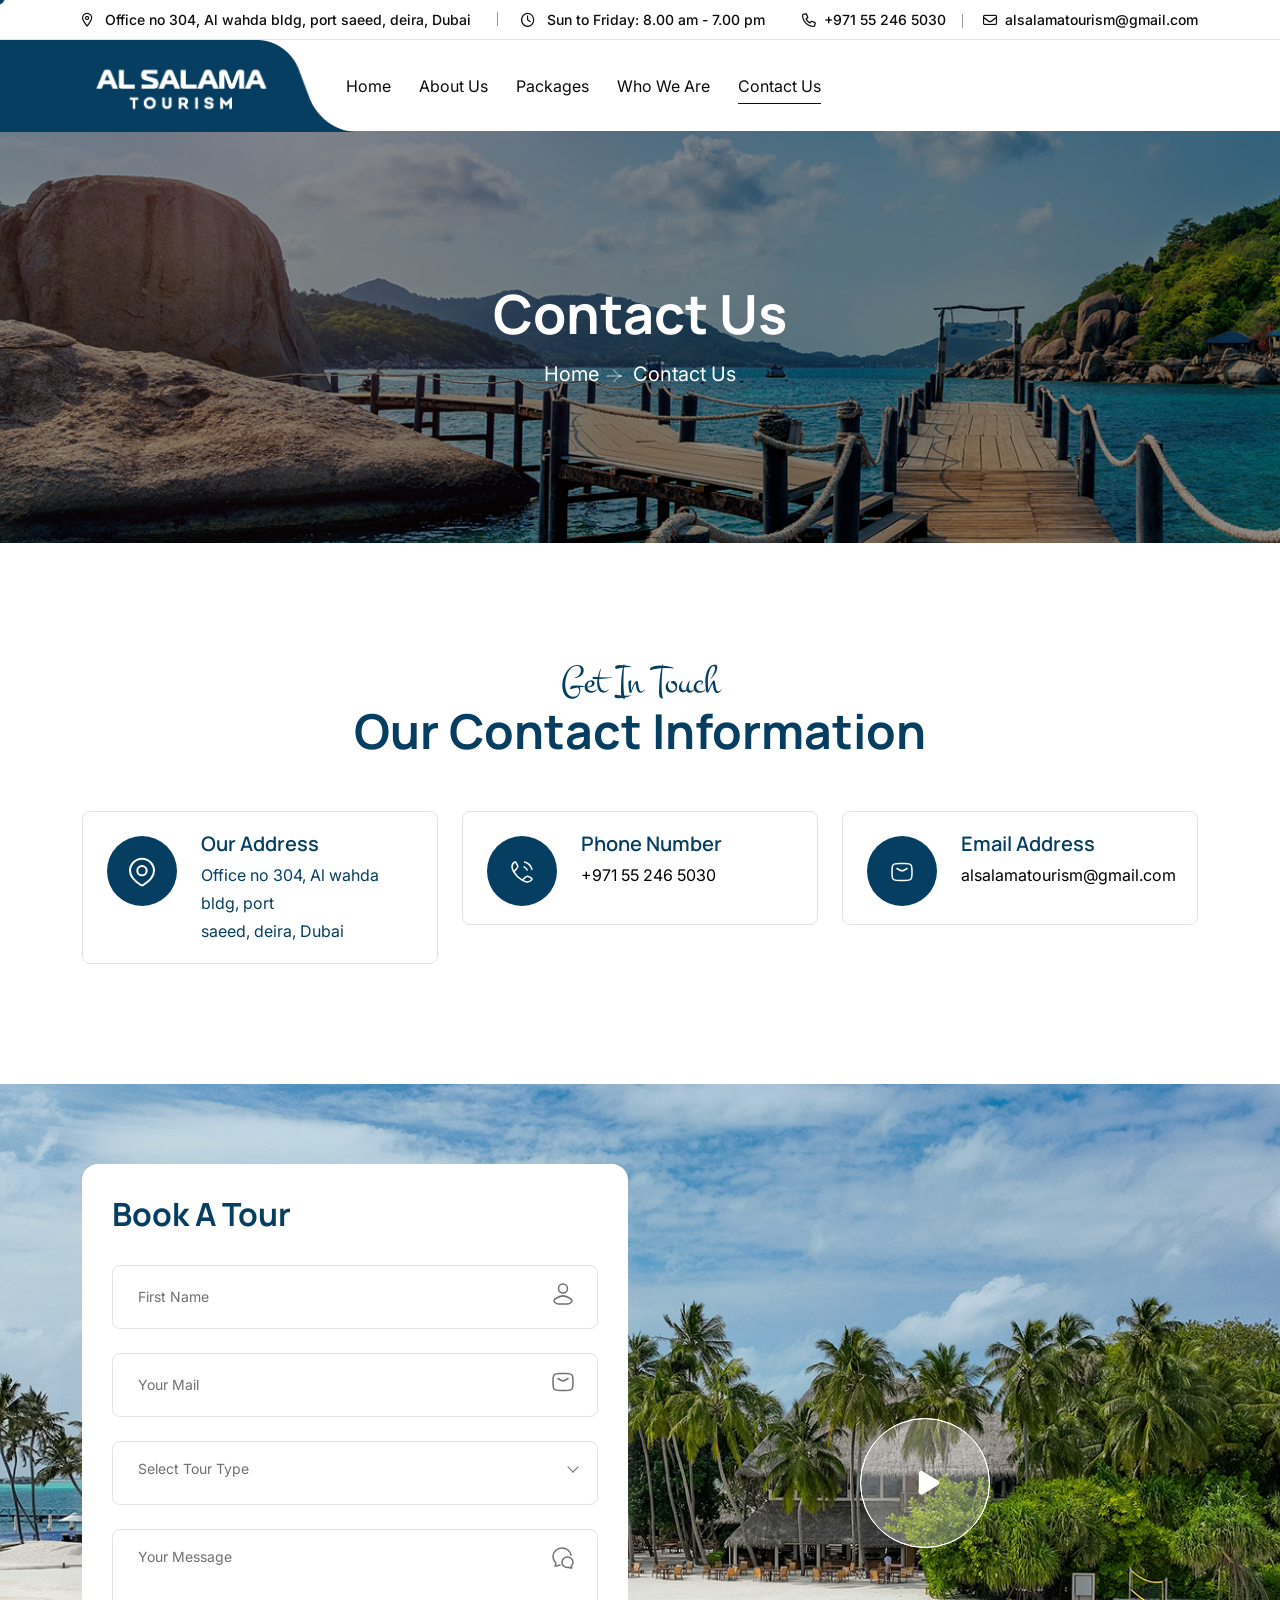
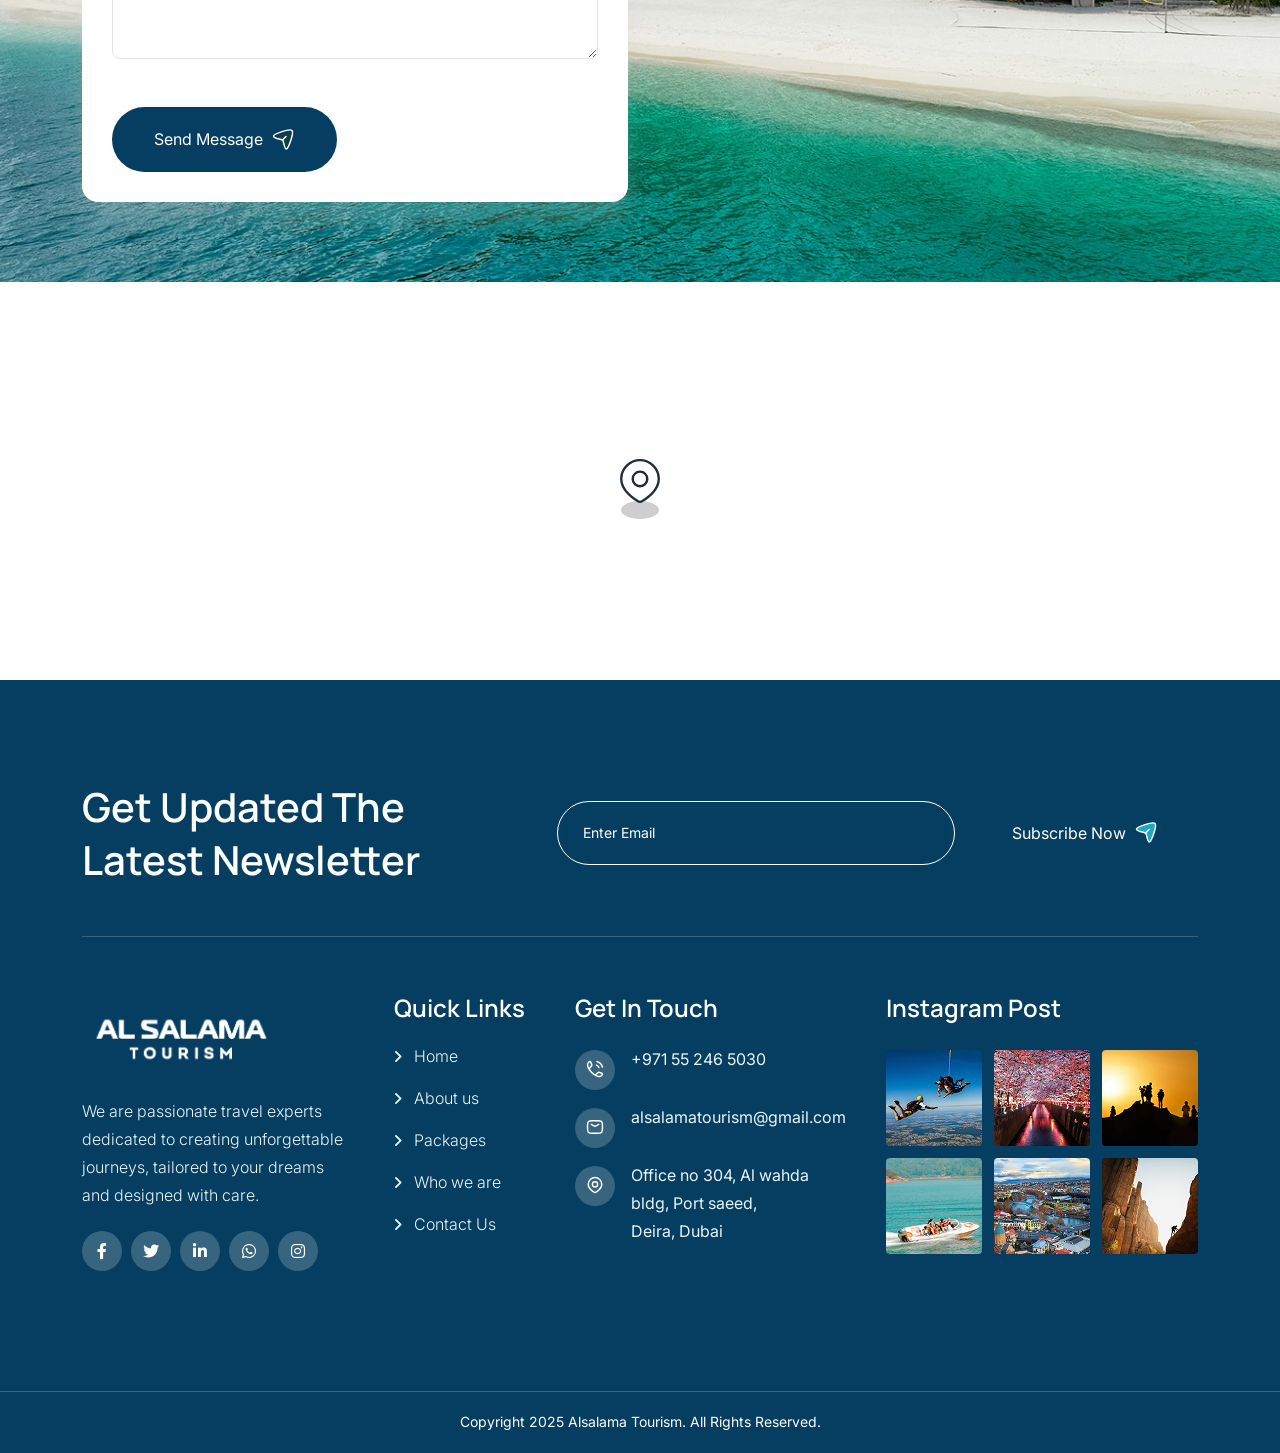
<file: contact.html>
<!doctype html>
<html class="no-js" lang="zxx">

<head>
    <meta charset="utf-8">
    <meta http-equiv="x-ua-compatible" content="ie=edge">
    <title>Alsalama Tourism</title>
    <meta name="author" content="Alsalama Tourism">
    <meta name="description" content="Alsalama Tourism">
    <meta name="keywords" content="Alsalama Tourism">
    <meta name="robots" content="INDEX,FOLLOW">

    <!-- Mobile Specific Metas -->
    <meta name="viewport" content="width=device-width, initial-scale=1, shrink-to-fit=no">

   <!-- Favicons - Place favicon.ico in the root directory -->
   <link rel="apple-touch-icon" sizes="57x57" href="assets/img/alsalama-favicon.png">
   <link rel="apple-touch-icon" sizes="60x60" href="assets/img/alsalama-favicon.png">
   <link rel="apple-touch-icon" sizes="72x72" href="assets/img/alsalama-favicon.png">
   <link rel="apple-touch-icon" sizes="76x76" href="assets/img/alsalama-favicon.png">
   <link rel="apple-touch-icon" sizes="114x114" href="assets/img/alsalama-favicon.png">
   <link rel="apple-touch-icon" sizes="120x120" href="assets/img/alsalama-favicon.png">
   <link rel="apple-touch-icon" sizes="144x144" href="assets/img/alsalama-favicon.png">
   <link rel="apple-touch-icon" sizes="152x152" href="assets/img/alsalama-favicon.png">
   <link rel="apple-touch-icon" sizes="180x180" href="assets/img/alsalama-favicon.png">
   <link rel="icon" type="image/png" sizes="192x192" href="assets/img/alsalama-favicon.png">
   <link rel="icon" type="image/png" sizes="32x32" href="assets/img/alsalama-favicon.png">
   <link rel="icon" type="image/png" sizes="96x96" href="assets/img/alsalama-favicon.png">
   <link rel="icon" type="image/png" sizes="16x16" href="assets/img/alsalama-favicon.png">
   <link rel="manifest" href="assets/img/alsalama-favicon.png">
   <meta name="msapplication-TileColor" content="#ffffff">
   <meta name="msapplication-TileImage" content="assets/img/alsalama-favicon.png">
   <meta name="theme-color" content="#ffffff">

    <!--==============================
	  Google Fonts
	============================== -->
    <link rel="preconnect" href="https://fonts.googleapis.com">
    <link rel="preconnect" href="https://fonts.gstatic.com" crossorigin>
    <link rel="preconnect" href="https://fonts.googleapis.com">
    <link rel="preconnect" href="https://fonts.gstatic.com" crossorigin>
    <link href="https://fonts.googleapis.com/css2?family=Inter:wght@100..900&family=Manrope:wght@200..800&family=Montez&display=swap" rel="stylesheet">

    <!--==============================
	    All CSS File
	============================== -->
    <!-- Bootstrap -->
    <link rel="stylesheet" href="assets/css/bootstrap.min.css">
    <!-- Fontawesome Icon -->
    <link rel="stylesheet" href="assets/css/fontawesome.min.css">
    <!-- Magnific Popup -->
    <link rel="stylesheet" href="assets/css/magnific-popup.min.css">

    <!-- Swiper css -->
    <link rel="stylesheet" href="assets/css/swiper-bundle.min.css">

    <!-- Theme Custom CSS -->
    <link rel="stylesheet" href="assets/css/style.css">

</head>

<body>

    <!--[if lte IE 9]>
    	<p class="browserupgrade">You are using an <strong>outdated</strong> browser. Please <a href="https://browsehappy.com/">upgrade your browser</a> to improve your experience and security.</p>
  	<![endif]-->


    <!--********************************
   		Code Start From Here 
	******************************** -->

    <div class="cursor-follower"></div>

    <!-- slider drag cursor -->
    <div class="slider-drag-cursor"><i class="fas fa-angle-left me-2"></i> DRAG <i class="fas fa-angle-right ms-2"></i>
    </div>


    <!--==============================
     Preloader
  ==============================-->
  <div id="preloader" class="preloader ">
    <!-- <button class="th-btn preloaderCls">Cancel Preloader </button> -->
    <div class="preloader-inner">
        <img src="assets/img/alsalama-favicon.png" alt="">
    </div>

    <div id="loader" class="th-preloader">
        <div class="animation-preloader">
            <div class="txt-loading">
                <span preloader-text="A" class="characters">A</span>

                <span preloader-text="L" class="characters">L</span>

                <span preloader-text="S" class="characters">S</span>

                <span preloader-text="A" class="characters">A</span>

                <span preloader-text="L" class="characters">L</span>
                <span preloader-text="A" class="characters">A</span>
                <span preloader-text="M" class="characters">M </span>
                <span preloader-text="A" class="characters">A</span>
            </div>
        </div>
    </div>

</div> <!--==============================
    Sidemenu
============================== -->
    
    <div class="popup-search-box">
        <button class="searchClose"><i class="fal fa-times"></i></button>
        <form action="#">
            <input type="text" placeholder="What are you looking for?">
            <button type="submit"><i class="fal fa-search"></i></button>
        </form>
    </div><!--==============================
    Mobile Menu
  ============================== -->
  <div class="th-menu-wrapper onepage-nav">
    <div class="th-menu-area text-center">
        <button class="th-menu-toggle"><i class="fal fa-times"></i></button>
        <div class="mobile-logo">
            <a href="index.html"><img src="assets/img/alsalama-logo.jpg" alt="Alsalama Logo"></a>
        </div>
        <div class="th-mobile-menu">
            <ul>
                <li><a href="index.html">Home</a></li>
                <li><a href="about.html">About Us</a></li>
                <li><a href="tour.html">Packages</a></li>
                <li><a href="who-we-are.html">Who we are</a></li>
                <li><a href="contact.html" class="active" >Contact us</a></li>
            </ul>
        </div>
    </div>
</div> <!--==============================
	Header Area
==============================-->
<header class="th-header header-layout1">
    <div class="header-top">
        <div class="container th-container">
            <div class="row justify-content-center justify-content-xl-between align-items-center">
                <div class="col-auto d-none d-md-block">
                    <div class="header-links">
                        <ul>
                            <li class="d-none d-xl-inline-block"><i class="fa-sharp fa-regular  fa-location-dot"></i>
                                <span>Office no 304, Al wahda bldg, port saeed, deira, Dubai</span>
                            </li>
                            <li class="d-none d-xl-inline-block"><i class="fa-regular fa-clock"></i>
                                <span>Sun to Friday: 8.00 am - 7.00 pm</span>
                            </li>
                        </ul>
                    </div>
                </div>
                <div class="col-auto">
                    <div class="header-right">
                       
                        <div class="header-links">
                            <ul>
                                <li class="d-none d-md-inline-block"><i class="fa-regular fa-phone"></i><span><a href="#"></a>+971 55 246 5030</span></a></li>
                                <li class="d-none d-md-inline-block"><i class="fa-regular fa-envelope"></i><span><a href="#"></a>alsalamatourism@gmail.com</span></a></li>
                            </ul>
                        </div>
                    </div>
                </div>
            </div>
        </div>
    </div>
    <div class="sticky-wrapper">
        <!-- Main Menu Area -->
        <div class="menu-area">
            <div class="container th-container">
                <div class="row align-items-center justify-content-between">
                    <div class="col-auto">
                        <div class="header-logo">
                            <a href="home-travel.html"><img src="assets/img/widget/alsalama white.png" alt="Alsalama Logo" width="200"></a>
                        </div>
                    </div>
                    <div class="col-auto me-xl-auto">
                        <nav class="main-menu d-none d-xl-inline-block">
                            <ul>
                                <li class="mega-menu-wrap">
                                    <a href="index.html">Home</a>
                                    
                                </li>
                                <li><a href="about.html">About Us</a></li>
                                <li><a href="tour.html">Packages</a></li>

                                <li><a href="who-we-are.html">Who we are</a></li>
                    
                                <li><a href="contact.html" class="active">Contact us</a></li>
                            </ul>
                        </nav>
                        <button type="button" class="th-menu-toggle d-block d-xl-none"><i class="far fa-bars"></i></button>
                    </div>
                    <div class="col-auto d-none d-xl-block">
                        <div class="header-button">
                            <a href="contact.html" class="th-btn style3 th-icon">Book Now</a>

                        </div>
                    </div>
                </div>
            </div>
            <div class="logo-bg" data-mask-src="assets/img/logo_bg_mask.png"></div>
        </div>
    </div>
</header>
    <!--==============================
    Breadcumb
============================== -->
    <div class="breadcumb-wrapper " data-bg-src="assets/img/bg/breadcumb-bg.jpg">
        <div class="container">
            <div class="breadcumb-content">
                <h1 class="breadcumb-title">Contact Us</h1>
                <ul class="breadcumb-menu">
                    <li><a href="home-travel.html">Home</a></li>
                    <li>Contact Us</li>
                </ul>
            </div>
        </div>
    </div><!--==============================
Contact Area  
==============================-->
    <div class="space">
        <div class="container">
            <div class="title-area text-center">
                <span class="sub-title">Get In Touch</span>
                <h2 class="sec-title">Our Contact Information</h2>
            </div>
            <div class="row gy-4 justify-content-center">
                <div class="col-xl-4 col-lg-6">
                    <div class="about-contact-grid style2">
                        <div class="about-contact-icon">
                            <img src="assets/img/icon/location-dot2.svg" alt="">
                        </div>
                        <div class="about-contact-details">
                            <h6 class="box-title">Our Address</h6>
                            <p class="about-contact-details-text">Office no 304, Al wahda bldg, port saeed, deira, Dubai</p>
                            <!-- <p class="about-contact-details-text">Road, New York, Canada</p> -->
                        </div>
                    </div>
                </div>
                <div class="col-xl-4 col-lg-6">
                    <div class="about-contact-grid">
                        <div class="about-contact-icon">
                            <img src="assets/img/icon/call.svg" alt="">
                        </div>
                        <div class="about-contact-details">
                            <h6 class="box-title">Phone Number</h6>
                            <p class="about-contact-details-text"><a href="tel:+971 55 246 5030">+971 55 246 5030</a></p>
                            <!-- <p class="about-contact-details-text"><a href="tel:01234567890">+09 876 543 210</a></p> -->
                        </div>
                    </div>
                </div>
                <div class="col-xl-4 col-lg-6">
                    <div class="about-contact-grid">
                        <div class="about-contact-icon">
                            <img src="assets/img/icon/mail.svg" alt="">
                        </div>
                        <div class="about-contact-details">
                            <h6 class="box-title">Email Address</h6>
                            <p class="about-contact-details-text"><a href="mailto:alsalamatourism@gmail.com">alsalamatourism@gmail.com</a></p>
                            <!-- <p class="about-contact-details-text"><a href="mailto:support24@tourm.com">support24@tourm.com</a></p> -->
                        </div>
                    </div>
                </div>
            </div>
        </div>
    </div><!--==============================
Video Area  
==============================-->
    <div class="space-extra2-top space-extra2-bottom" data-bg-src="assets/img/bg/video_bg_1.jpg">
        <div class="container">
            <div class="row flex-row-reverse justify-content-center align-items-center">
                <div class="col-lg-6">
                    <div class="video-box1">
                        <a href="https://www.youtube.com/watch?v=cQfIUPw72Dk" class="play-btn style2 popup-video"><i class="fa-sharp fa-solid fa-play"></i></a>
                    </div>

                </div>
                <div class="col-lg-6">
                    <div>
                        <form action="mail.php" method="POST" class="contact-form style2 ajax-contact">
                            <h3 class="sec-title mb-30 text-capitalize">Book a tour</h3>
                            <div class="row">
                                <div class="col-12 form-group">
                                    <input type="text" class="form-control" name="name" id="name3" placeholder="First Name">
                                    <img src="assets/img/icon/user.svg" alt="">
                                </div>
                                <div class="col-12 form-group">
                                    <input type="email" class="form-control" name="email3" id="email3" placeholder="Your Mail">
                                    <img src="assets/img/icon/mail.svg" alt="">
                                </div>
                                <div class="form-group col-12">
                                    <select name="subject" id="subject" class="form-select nice-select">
                                        <option value="Select Tour Type" selected disabled>Select Tour Type
                                        </option>
                                        <option value="Africa Adventure">Africa Adventure</option>
                                        <option value="Africa Wild">Africa Wild</option>
                                        <option value="Asia">Asia</option>
                                        <option value="Scandinavia">Scandinavia</option>
                                        <option value="Western Europe">Western Europe</option>
                                    </select>
                                </div>
                                <div class="form-group col-12">
                                    <textarea name="message" id="message" cols="30" rows="3" class="form-control" placeholder="Your Message"></textarea>
                                    <img src="assets/img/icon/chat.svg" alt="">
                                </div>
                                <div class="form-btn col-12 mt-24"><button type="submit" class="th-btn style3">Send message
                                        <img src="assets/img/icon/plane.svg" alt=""></button>
                                </div>
                            </div>
                            <p class="form-messages mb-0 mt-3"></p>
                        </form>
                    </div>
                </div>
            </div>
        </div>
    </div><!--==============================
Map Area  
==============================-->
    <div class="">
        <div class="container-fluid">
            <div class="contact-map style2">
                <iframe src="https://www.google.com/maps/embed?pb=!1m18!1m12!1m3!1d3608.443521340684!2d55.32744967516564!3d25.25566147767338!2m3!1f0!2f0!3f0!3m2!1i1024!2i768!4f13.1!3m3!1m2!1s0x3e5f5cd9267a6ce7%3A0x5e5189038cde9dc7!2sAl%20Wahda%20Building%20-%20Port%20Saeed%20-%20Dubai%20-%20United%20Arab%20Emirates!5e0!3m2!1sen!2sin!4v1749745681948!5m2!1sen!2sin" allowfullscreen="" loading="lazy"></iframe>
                <div class="contact-icon">
                    <img src="assets/img/icon/location-dot3.svg" alt="">
                </div>
            </div>
        </div>
    </div><!--==============================
	Footer Area
==============================-->
    <footer class="footer-wrapper bg-title footer-layout2">
        <div class="widget-area">
            <div class="container">
                <div class="newsletter-area">
                    <div class="newsletter-top">
                        <div class="row gy-4 align-items-center">
                            <div class="col-lg-5">
                                <h2 class="newsletter-title text-white text-capitalize mb-0">get updated the latest
                                    newsletter</h2>
                            </div>
                            <div class="col-lg-7">
                                <form class="newsletter-form style2">
                                    <input class="form-control " type="email" placeholder="Enter Email" required="">
                                    <button type="submit" class="th-btn style1">Subscribe Now <img src="assets/img/icon/plane2.svg" alt=""></button>
                                </form>
                            </div>
                        </div>
                    </div>
                </div>
                <div class="row justify-content-between">
                    <div class="col-md-6 col-xl-3">
                        <div class="widget footer-widget">
                            <div class="th-widget-about">
                                <div class="about-logo">
                                    <a href="index.html"><img src="assets/img/widget/alsalama white.png" alt="Alsalama Logo" width="200"></a>
                                </div>
                                <p class="about-text">We are passionate travel experts dedicated to creating unforgettable journeys, tailored to your dreams and designed with care.</p>
                                <div class="th-social">
                                    <a href="https://www.facebook.com/"><i class="fab fa-facebook-f"></i></a>
                                    <a href="https://www.twitter.com/"><i class="fab fa-twitter"></i></a>
                                    <a href="https://www.linkedin.com/"><i class="fab fa-linkedin-in"></i></a>
                                    <a href="https://www.whatsapp.com/"><i class="fab fa-whatsapp"></i></a>
                                    <a href="https://instagram.com/"><i class="fab fa-instagram"></i></a>
                                </div>
                            </div>
                        </div>
                    </div>
                    <div class="col-md-6 col-xl-auto">
                        <div class="widget widget_nav_menu footer-widget">
                            <h3 class="widget_title">Quick Links</h3>
                            <div class="menu-all-pages-container">
                                <ul class="menu">

                                    <li><a href="index.html">Home</a></li>
                                    <li><a href="about.html">About us</a></li>
                                    <li><a href="tour.html">Packages</a></li>
                                    <li><a href="who-we-are.html">Who we are</a></li>
                                    <li><a href="contact.html">Contact Us</a></li>
                                </ul>
                            </div>
                        </div>
                    </div>
                    <div class="col-md-6 col-xl-auto">
                        <div class="widget footer-widget">
                            <h3 class="widget_title">Get In Touch</h3>
                            <div class="th-widget-contact">
                                <div class="info-box_text">
                                    <div class="icon">
                                        <img src="assets/img/icon/phone.svg" alt="img">
                                    </div>
                                    <div class="details">
                                        <p><a href="tel:+971 55 246 5030" class="info-box_link">+971 55 246 5030</a></p>
                                        <!-- <p><a href="tel:+09876543210" class="info-box_link">+09 876 543 210</a></p> -->
                                    </div>
                                </div>
                                <div class="info-box_text">
                                    <div class="icon">
                                        <img src="assets/img/icon/envelope.svg" alt="img">
                                    </div>
                                    <div class="details">
                                        <p><a href="alsalamatourism@gmail.com" class="info-box_link">alsalamatourism@gmail.com</a></p>
                                        <!-- <p><a href="mailto:support24@tourm.com" class="info-box_link">support24@tourm.com</a></p> -->
                                    </div>
                                </div>
                                <div class="info-box_text">
                                    <div class="icon"><img src="assets/img/icon/location-dot.svg" alt="img"></div>
                                    <div class="details">
                                        <p>Office no 304, Al wahda bldg, Port saeed,<br>Deira, Dubai</p>
                                    </div>
                                </div>
                            </div>
                        </div>
                    </div>
                    <div class="col-md-6 col-xl-auto">
                        <div class="widget footer-widget">
                            <h3 class="widget_title">Instagram Post</h3>
                            <div class="sidebar-gallery">
                                <div class="gallery-thumb">
                                    <img src="assets/img/widget/gallery_1_1.jpg" alt="Gallery Image">
                                    <a target="_blank" href="https://www.instagram.com/" class="gallery-btn"><i class="fab fa-instagram"></i></a>
                                </div>
                                <div class="gallery-thumb">
                                    <img src="assets/img/widget/gallery_1_2.jpg" alt="Gallery Image">
                                    <a target="_blank" href="https://www.instagram.com/" class="gallery-btn"><i class="fab fa-instagram"></i></a>
                                </div>
                                <div class="gallery-thumb">
                                    <img src="assets/img/widget/gallery_1_3.jpg" alt="Gallery Image">
                                    <a target="_blank" href="https://www.instagram.com/" class="gallery-btn"><i class="fab fa-instagram"></i></a>
                                </div>
                                <div class="gallery-thumb">
                                    <img src="assets/img/widget/gallery_1_4.jpg" alt="Gallery Image">
                                    <a target="_blank" href="https://www.instagram.com/" class="gallery-btn"><i class="fab fa-instagram"></i></a>
                                </div>
                                <div class="gallery-thumb">
                                    <img src="assets/img/widget/gallery_1_5.jpg" alt="Gallery Image">
                                    <a target="_blank" href="https://www.instagram.com/" class="gallery-btn"><i class="fab fa-instagram"></i></a>
                                </div>
                                <div class="gallery-thumb">
                                    <img src="assets/img/widget/gallery_1_6.jpg" alt="Gallery Image">
                                    <a target="_blank" href="https://www.instagram.com/" class="gallery-btn"><i class="fab fa-instagram"></i></a>
                                </div>
                            </div>
                        </div>
                    </div>
                </div>
            </div>
        </div>
        <div class="copyright-wrap">
            <div class="container">
                <div class="row justify-content-between align-items-center">
                    <div class="col-md-12 text-center">
                        <p class="copyright-text">Copyright 2025 <a href="index.html">Alsalama Tourism</a>. All Rights Reserved.</p>
                    </div>
                   
                </div>

            </div>
        </div>
        <div class="shape-mockup movingX d-none d-xxl-block" data-top="24%" data-left="5%">
            <img src="assets/img/shape/shape_8.png" alt="shape">
        </div>
    </footer>

    <!--********************************
			Code End  Here 
	******************************** -->

    <!-- Scroll To Top -->
    <div class="scroll-top">
        <svg class="progress-circle svg-content" width="100%" height="100%" viewBox="-1 -1 102 102">
            <path d="M50,1 a49,49 0 0,1 0,98 a49,49 0 0,1 0,-98" style="transition: stroke-dashoffset 10ms linear 0s; stroke-dasharray: 307.919, 307.919; stroke-dashoffset: 307.919;">
            </path>
        </svg>
    </div>
    <!--==============================
modal Area  
==============================-->
    <div id="login-form" class="popup-login-register mfp-hide">
        <ul class="nav" id="pills-tab" role="tablist">
            <li class="nav-item" role="presentation">
                <button class="nav-menu" id="pills-home-tab" data-bs-toggle="pill" data-bs-target="#pills-home" type="button" role="tab" aria-controls="pills-home" aria-selected="false">Login</button>
            </li>
            <li class="nav-item" role="presentation">
                <button class="nav-menu active" id="pills-profile-tab" data-bs-toggle="pill" data-bs-target="#pills-profile" type="button" role="tab" aria-controls="pills-profile" aria-selected="true">Register</button>
            </li>
        </ul>
        <div class="tab-content" id="pills-tabContent">
            <div class="tab-pane fade" id="pills-home" role="tabpanel" aria-labelledby="pills-home-tab">
                <h3 class="box-title mb-30">Sign in to your account</h3>
                <div class="th-login-form">
                    <form action="mail.php" method="POST" class="login-form ajax-contact">
                        <div class="row">
                            <div class="form-group col-12">
                                <label>Username or email</label>
                                <input type="text" class="form-control" name="email" id="email" required="required">
                            </div>
                            <div class="form-group col-12">
                                <label>Password</label>
                                <input type="password" class="form-control" name="pasword" id="pasword" required="required">
                            </div>

                            <div class="form-btn mb-20 col-12">
                                <button class="th-btn btn-fw th-radius2 ">Send Message</button>
                            </div>
                        </div>
                        <div id="forgot_url">
                            <a href="my-account.html">Forgot password?</a>
                        </div>
                        <p class="form-messages mb-0 mt-3"></p>
                    </form>
                </div>
            </div>
            <div class="tab-pane fade active show" id="pills-profile" role="tabpanel" aria-labelledby="pills-profile-tab">
                <h3 class="th-form-title mb-30">Sign in to your account</h3>
                <form action="mail.php" method="POST" class="login-form ajax-contact">
                    <div class="row">
                        <div class="form-group col-12">
                            <label>Username*</label>
                            <input type="text" class="form-control" name="usename" id="usename" required="required">
                        </div>
                        <div class="form-group col-12">
                            <label>First name*</label>
                            <input type="text" class="form-control" name="firstname" id="firstname" required="required">
                        </div>
                        <div class="form-group col-12">
                            <label>Last name*</label>
                            <input type="text" class="form-control" name="lastname" id="lastname" required="required">
                        </div>
                        <div class="form-group col-12">
                            <label for="new_email">Your email*</label>
                            <input type="text" class="form-control" name="new_email" id="new_email" required="required">
                        </div>
                        <div class="form-group col-12">
                            <label for="new_email_confirm">Confirm email*</label>
                            <input type="text" class="form-control" name="new_email_confirm" id="new_email_confirm" required="required">
                        </div>
                        <div class="statement">
                            <span class="register-notes">A password will be emailed to you.</span>
                        </div>

                        <div class="form-btn mt-20 col-12">
                            <button class="th-btn btn-fw th-radius2 ">Sign up</button>
                        </div>
                    </div>
                    <p class="form-messages mb-0 mt-3"></p>
                </form>
            </div>
        </div>
    </div>

    <!--==============================
    All Js File
============================== -->
    <!-- Jquery -->
    <!-- Jquery -->
    <script src="assets/js/vendor/jquery-3.6.0.min.js"></script>
    <!-- Swiper Js -->
    <script src="assets/js/swiper-bundle.min.js"></script>
    <!-- Bootstrap -->
    <script src="assets/js/bootstrap.min.js"></script>
    <!-- Magnific Popup -->
    <script src="assets/js/jquery.magnific-popup.min.js"></script>
    <!-- Counter Up -->
    <script src="assets/js/jquery.counterup.min.js"></script>
    <!-- Range Slider -->
    <script src="assets/js/jquery-ui.min.js"></script>
    <!-- imagesloaded -->
    <script src="assets/js/imagesloaded.pkgd.min.js"></script>
    <!-- isotope -->
    <script src="assets/js/isotope.pkgd.min.js"></script>
    <!-- gsap -->
    <script src="assets/js/gsap.min.js"></script>

    <!-- circle-progress -->
    <script src="assets/js/circle-progress.js"></script>

    <script src="assets/js/matter.min.js"></script>
    <script src="assets/js/matterjs-custom.js"></script>


    <!-- nice select -->
    <script src="assets/js/nice-select.min.js"></script>

    <!-- Main Js File -->
    <script src="assets/js/main.js"></script>
</body>

</html>
</file>
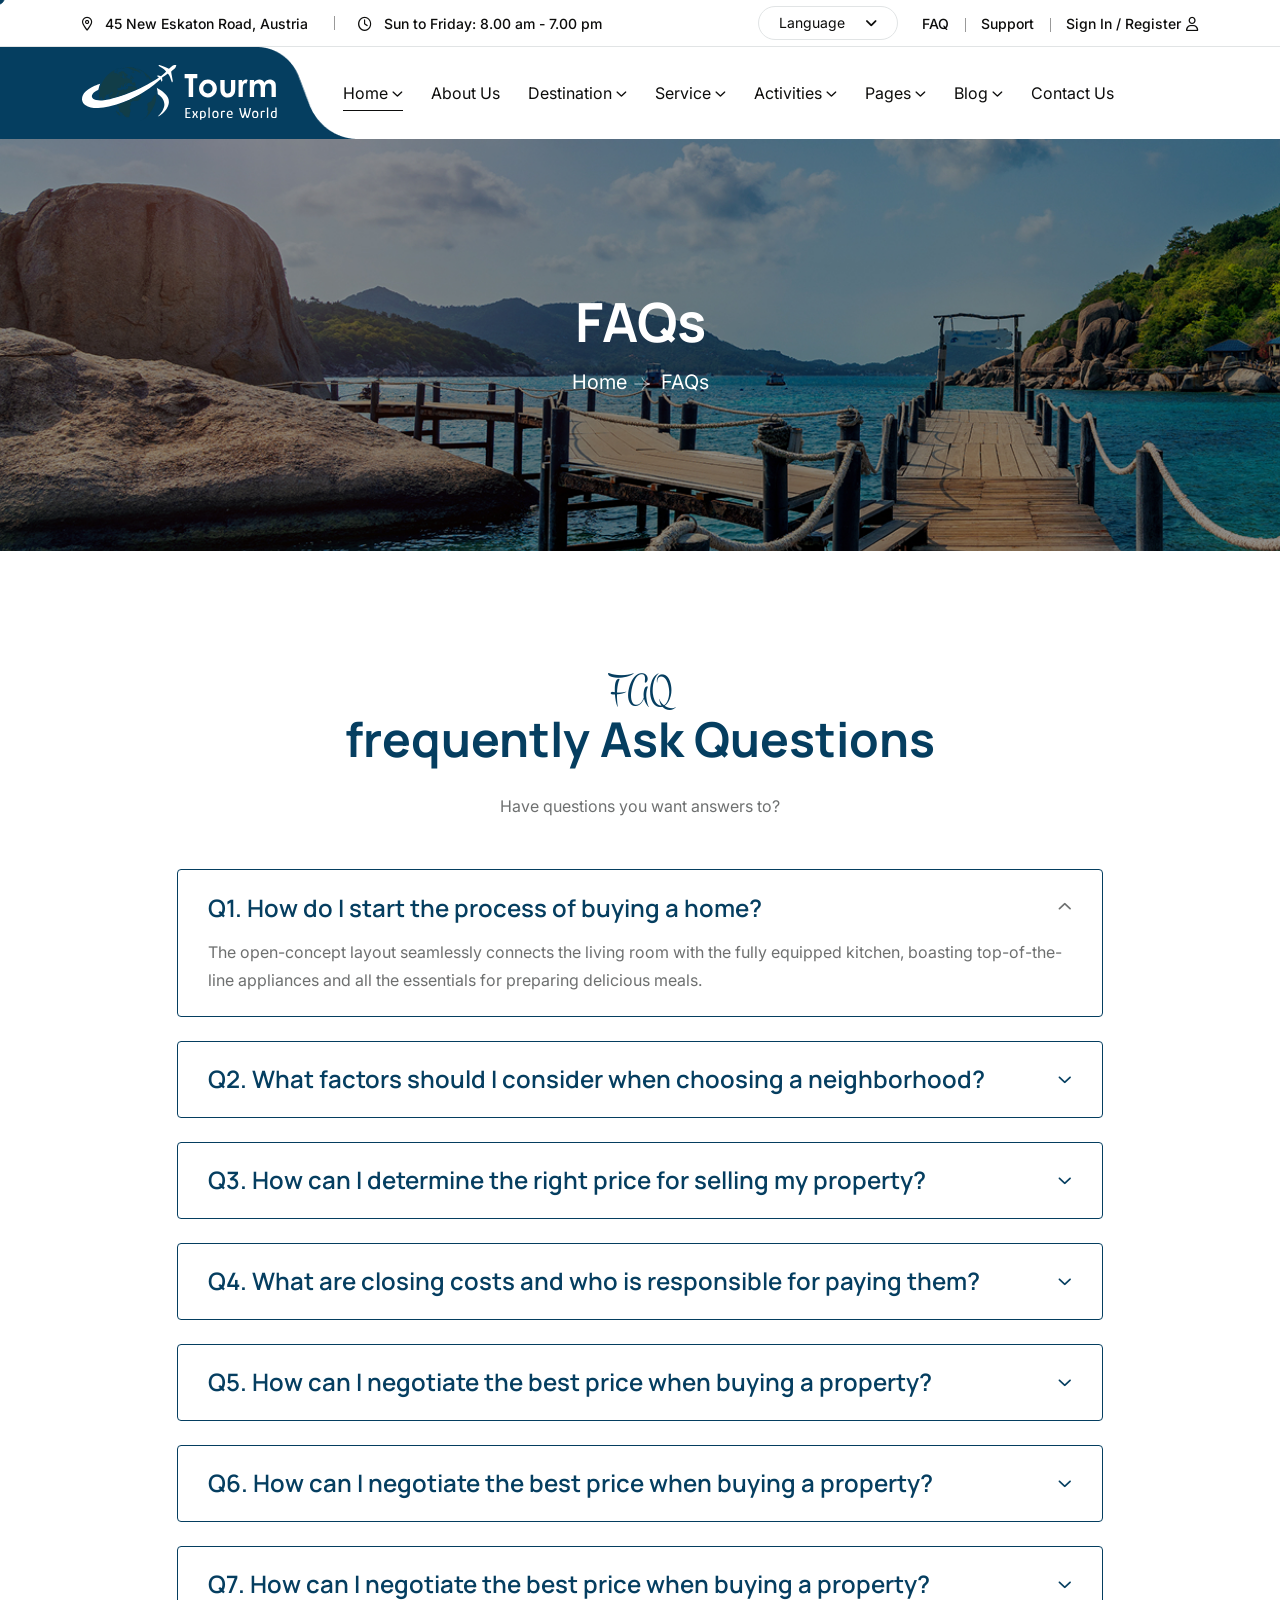
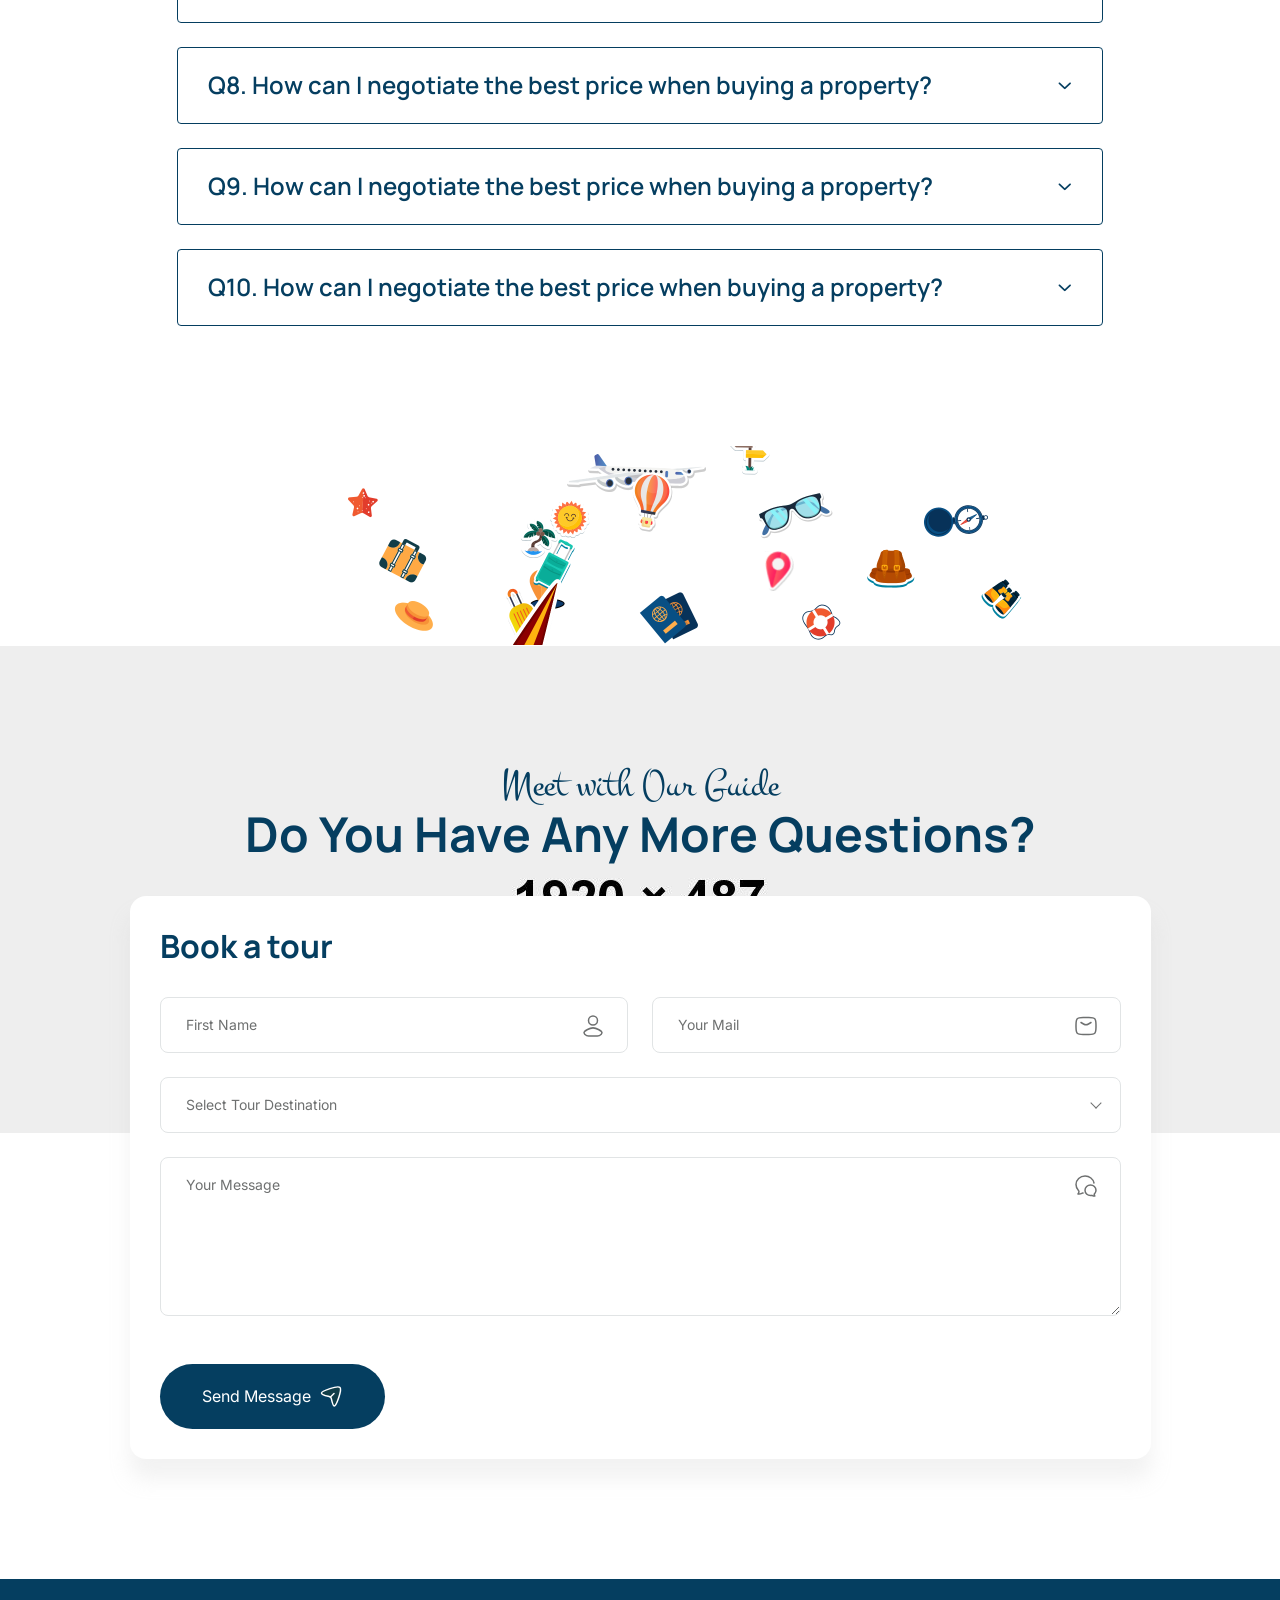
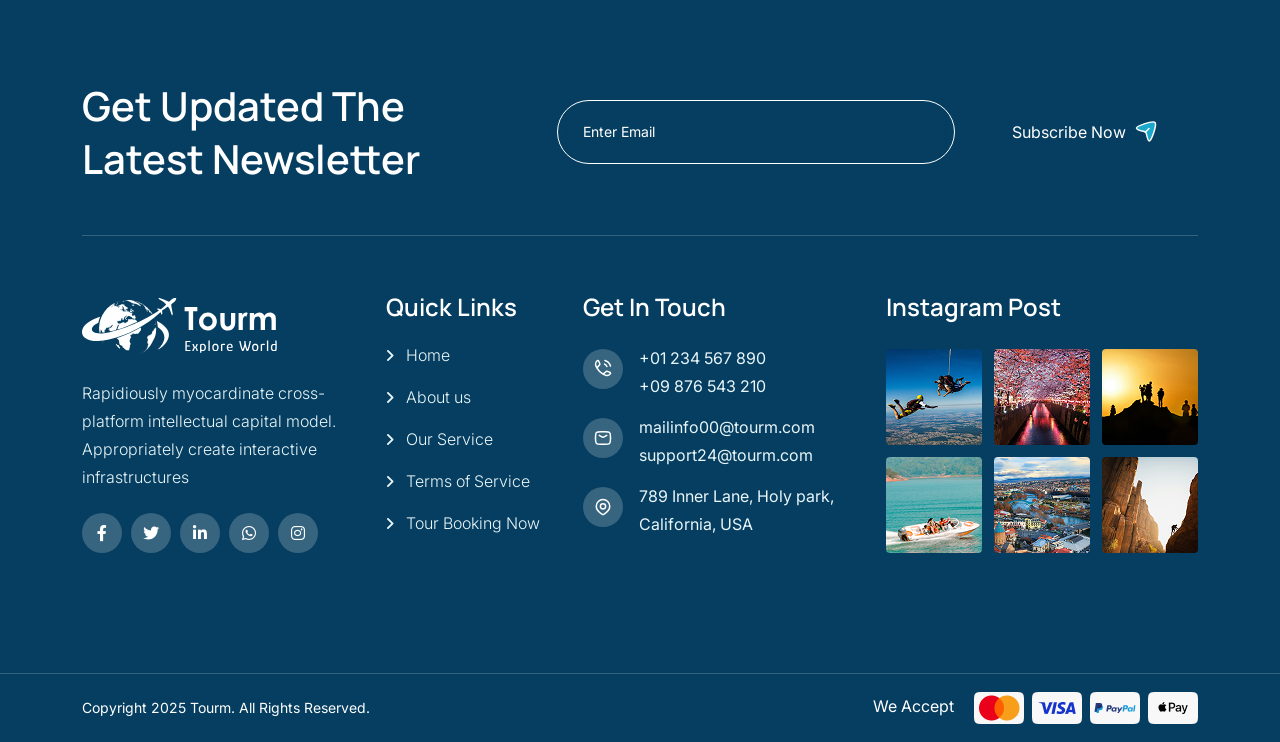
<file: faq.html>
<!doctype html>
<html class="no-js" lang="zxx">

<head>
    <meta charset="utf-8">
    <meta http-equiv="x-ua-compatible" content="ie=edge">
    <title>Tourm - Travel & Tour Booking Agency HTML Template - Faq</title>
    <meta name="author" content="Tourm">
    <meta name="description" content="Tourm - Travel & Tour Booking Agency HTML Template ">
    <meta name="keywords" content="Tourm - Travel & Tour Booking Agency HTML Template ">
    <meta name="robots" content="INDEX,FOLLOW">

    <!-- Mobile Specific Metas -->
    <meta name="viewport" content="width=device-width, initial-scale=1, shrink-to-fit=no">

    <!-- Favicons - Place favicon.ico in the root directory -->
    <link rel="apple-touch-icon" sizes="57x57" href="assets/img/favicons/apple-icon-57x57.png">
    <link rel="apple-touch-icon" sizes="60x60" href="assets/img/favicons/apple-icon-60x60.png">
    <link rel="apple-touch-icon" sizes="72x72" href="assets/img/favicons/apple-icon-72x72.png">
    <link rel="apple-touch-icon" sizes="76x76" href="assets/img/favicons/apple-icon-76x76.png">
    <link rel="apple-touch-icon" sizes="114x114" href="assets/img/favicons/apple-icon-114x114.png">
    <link rel="apple-touch-icon" sizes="120x120" href="assets/img/favicons/apple-icon-120x120.png">
    <link rel="apple-touch-icon" sizes="144x144" href="assets/img/favicons/apple-icon-144x144.png">
    <link rel="apple-touch-icon" sizes="152x152" href="assets/img/favicons/apple-icon-152x152.png">
    <link rel="apple-touch-icon" sizes="180x180" href="assets/img/favicons/apple-icon-180x180.png">
    <link rel="icon" type="image/png" sizes="192x192" href="assets/img/favicons/android-icon-192x192.png">
    <link rel="icon" type="image/png" sizes="32x32" href="assets/img/favicons/favicon-32x32.png">
    <link rel="icon" type="image/png" sizes="96x96" href="assets/img/favicons/favicon-96x96.png">
    <link rel="icon" type="image/png" sizes="16x16" href="assets/img/favicons/favicon-16x16.png">
    <link rel="manifest" href="assets/img/favicons/manifest.json">
    <meta name="msapplication-TileColor" content="#ffffff">
    <meta name="msapplication-TileImage" content="assets/img/favicons/ms-icon-144x144.png">
    <meta name="theme-color" content="#ffffff">

    <!--==============================
	  Google Fonts
	============================== -->
    <link rel="preconnect" href="https://fonts.googleapis.com">
    <link rel="preconnect" href="https://fonts.gstatic.com" crossorigin>
    <link rel="preconnect" href="https://fonts.googleapis.com">
    <link rel="preconnect" href="https://fonts.gstatic.com" crossorigin>
    <link href="https://fonts.googleapis.com/css2?family=Inter:wght@100..900&family=Manrope:wght@200..800&family=Montez&display=swap" rel="stylesheet">

    <!--==============================
	    All CSS File
	============================== -->
    <!-- Bootstrap -->
    <link rel="stylesheet" href="assets/css/bootstrap.min.css">
    <!-- Fontawesome Icon -->
    <link rel="stylesheet" href="assets/css/fontawesome.min.css">
    <!-- Magnific Popup -->
    <link rel="stylesheet" href="assets/css/magnific-popup.min.css">

    <!-- Swiper css -->
    <link rel="stylesheet" href="assets/css/swiper-bundle.min.css">

    <!-- Theme Custom CSS -->
    <link rel="stylesheet" href="assets/css/style.css">

</head>

<body>

    <!--[if lte IE 9]>
    	<p class="browserupgrade">You are using an <strong>outdated</strong> browser. Please <a href="https://browsehappy.com/">upgrade your browser</a> to improve your experience and security.</p>
  	<![endif]-->


    <!--********************************
   		Code Start From Here 
	******************************** -->

    <div class="cursor-follower"></div>

    <!-- slider drag cursor -->
    <div class="slider-drag-cursor"><i class="fas fa-angle-left me-2"></i> DRAG <i class="fas fa-angle-right ms-2"></i>
    </div>


    <!--==============================
     Preloader
  ==============================-->
    <div id="preloader" class="preloader ">
        <button class="th-btn preloaderCls">Cancel Preloader </button>
        <div class="preloader-inner">
            <img src="assets/img/logo3.svg" alt="">
        </div>

        <div id="loader" class="th-preloader">
            <div class="animation-preloader">
                <div class="txt-loading">
                    <span preloader-text="T" class="characters">T </span>

                    <span preloader-text="O" class="characters">O </span>

                    <span preloader-text="U" class="characters">U </span>

                    <span preloader-text="R" class="characters">R </span>

                    <span preloader-text="M" class="characters">M </span>
                </div>
            </div>
        </div>

    </div> <!--==============================
    Sidemenu
============================== -->
    <div class="sidemenu-wrapper sidemenu-info ">
        <div class="sidemenu-content">
            <button class="closeButton sideMenuCls"><i class="far fa-times"></i></button>
            <div class="widget  ">
                <div class="th-widget-about">
                    <div class="about-logo">
                        <a href="home-travel.html"><img src="assets/img/logo2.svg" alt="Tourm"></a>
                    </div>
                    <p class="about-text">Rapidiously myocardinate cross-platform intellectual capital model. Appropriately create interactive infrastructures</p>
                    <div class="th-social">
                        <a href="https://www.facebook.com/"><i class="fab fa-facebook-f"></i></a>
                        <a href="https://www.twitter.com/"><i class="fab fa-twitter"></i></a>
                        <a href="https://www.linkedin.com/"><i class="fab fa-linkedin-in"></i></a>
                        <a href="https://www.whatsapp.com/"><i class="fab fa-whatsapp"></i></a>
                    </div>
                </div>
            </div>
            <div class="widget  ">
                <h3 class="widget_title">Recent Posts</h3>
                <div class="recent-post-wrap">
                    <div class="recent-post">
                        <div class="media-img">
                            <a href="blog-details.html"><img src="assets/img/blog/recent-post-1-1.jpg" alt="Blog Image"></a>
                        </div>
                        <div class="media-body">
                            <div class="recent-post-meta">
                                <a href="blog.html"><i class="far fa-calendar"></i>24 Jun , 2025</a>
                            </div>
                            <h4 class="post-title"><a class="text-inherit" href="blog-details.html">Where Vision Meets Concrete
                                    Reality</a></h4>
                        </div>
                    </div>
                    <div class="recent-post">
                        <div class="media-img">
                            <a href="blog-details.html"><img src="assets/img/blog/recent-post-1-2.jpg" alt="Blog Image"></a>
                        </div>
                        <div class="media-body">
                            <div class="recent-post-meta">
                                <a href="blog.html"><i class="far fa-calendar"></i>22 Jun , 2025</a>
                            </div>
                            <h4 class="post-title"><a class="text-inherit" href="blog-details.html">Raising the Bar in Construction.</a></h4>
                        </div>
                    </div>
                </div>
            </div>
            <div class="widget  ">
                <h3 class="widget_title">Get In Touch</h3>
                <div class="th-widget-contact">
                    <div class="info-box_text">
                        <div class="icon">
                            <img src="assets/img/icon/phone.svg" alt="img">
                        </div>
                        <div class="details">
                            <p><a href="tel:+01234567890" class="info-box_link">+01 234 567 890</a></p>
                            <p><a href="tel:+09876543210" class="info-box_link">+09 876 543 210</a></p>
                        </div>
                    </div>
                    <div class="info-box_text">
                        <div class="icon">
                            <img src="assets/img/icon/envelope.svg" alt="img">
                        </div>
                        <div class="details">
                            <p><a href="mailto:mailinfo00@tourm.com" class="info-box_link">mailinfo00@tourm.com</a></p>
                            <p><a href="mailto:support24@tourm.com" class="info-box_link">support24@tourm.com</a></p>
                        </div>
                    </div>
                    <div class="info-box_text">
                        <div class="icon"><img src="assets/img/icon/location-dot.svg" alt="img"></div>
                        <div class="details">
                            <p>789 Inner Lane, Holy park, California, USA</p>
                        </div>
                    </div>
                </div>
            </div>
        </div>
    </div>
    <div class="popup-search-box">
        <button class="searchClose"><i class="fal fa-times"></i></button>
        <form action="#">
            <input type="text" placeholder="What are you looking for?">
            <button type="submit"><i class="fal fa-search"></i></button>
        </form>
    </div><!--==============================
    Mobile Menu
  ============================== -->
    <div class="th-menu-wrapper onepage-nav">
        <div class="th-menu-area text-center">
            <button class="th-menu-toggle"><i class="fal fa-times"></i></button>
            <div class="mobile-logo">
                <a href="home-travel.html"><img src="assets/img/logo2.svg" alt="Tourm"></a>
            </div>
            <div class="th-mobile-menu">
                <ul>
                    <li class="menu-item-has-children mega-menu-wrap">
                        <a class="active" href="home-travel.html">Home</a>

                        <ul class="sub-menu">
                            <li><a href="home-travel.html">Home Travel</a></li>
                            <li><a href="home-tour.html">Home Tour</a></li>
                            <li><a href="home-agency.html">Home Agency</a></li>
                            <li><a href="home-yacht.html">Home Yacht</a></li>
                            <li><a href="home-beach.html">Home Beach</a></li>
                            <li><a href="home-resort.html">Home Resort</a></li>
                            <li><a href="home-countryside-hotel.html">Home Countryside Hotel</a></li>
                            <li><a href="home-forest.html">Home Forest</a></li>
                        </ul>
                    </li>
                    <li><a href="about.html">About Us</a></li>
                    <li class="menu-item-has-children">
                        <a href="#">Destination</a>
                        <ul class="sub-menu">
                            <li><a href="destination.html">Destination</a></li>
                            <li><a href="destination-details.html">Destination Details</a></li>
                        </ul>
                    </li>
                    <li class="menu-item-has-children">
                        <a href="#">Service</a>
                        <ul class="sub-menu">
                            <li><a href="service.html">Services</a></li>
                            <li><a href="service-details.html">Service Details</a></li>
                        </ul>
                    </li>
                    <li class="menu-item-has-children">
                        <a href="#">Activities</a>
                        <ul class="sub-menu">
                            <li><a href="activities.html">activities</a></li>
                            <li><a href="activities-details.html">activities Details</a></li>
                        </ul>
                    </li>
                    <li class="menu-item-has-children">
                        <a href="#">Pages</a>
                        <ul class="sub-menu">
                            <li class="menu-item-has-children">
                                <a href="#">Shop</a>
                                <ul class="sub-menu">
                                    <li><a href="shop.html">Shop</a></li>
                                    <li><a href="shop-details.html">Shop Details</a></li>
                                    <li><a href="cart.html">Cart Page</a></li>
                                    <li><a href="checkout.html">Checkout</a></li>
                                    <li><a href="wishlist.html">Wishlist</a></li>
                                </ul>
                            </li>

                            <li><a href="gallery.html">Gallery</a></li>
                            <li><a href="tour.html">Our Tour</a></li>
                            <li><a href="tour-details.html">Tour Details</a></li>
                            <li><a href="resort.html">Resort page</a></li>
                            <li><a href="resort-details.html">Resort Details</a></li>
                            <li><a href="tour-details.html">Tour Details</a></li>
                            <li><a href="tour-guide.html">Tour Guider</a></li>
                            <li><a href="tour-guider-details.html">Tour Guider Details</a></li>
                            <li><a href="faq.html">Faq Page</a></li>
                            <li><a href="price.html">Price Package</a></li>
                            <li><a href="error.html">Error Page</a></li>
                        </ul>

                    </li>
                    <li class="menu-item-has-children">
                        <a href="#">Blog</a>
                        <ul class="sub-menu">
                            <li><a href="blog.html">Blog</a></li>
                            <li><a href="blog-details.html">Blog Details</a></li>
                        </ul>
                    </li>
                    <li>
                        <a href="contact.html">Contact us</a>
                    </li>
                </ul>
            </div>
        </div>
    </div> <!--==============================
	Header Area
==============================-->
    <header class="th-header header-layout1">
        <div class="header-top">
            <div class="container th-container">
                <div class="row justify-content-center justify-content-xl-between align-items-center">
                    <div class="col-auto d-none d-md-block">
                        <div class="header-links">
                            <ul>
                                <li class="d-none d-xl-inline-block"><i class="fa-sharp fa-regular  fa-location-dot"></i>
                                    <span>45 New Eskaton Road, Austria</span>
                                </li>
                                <li class="d-none d-xl-inline-block"><i class="fa-regular fa-clock"></i>
                                    <span>Sun to Friday: 8.00 am - 7.00 pm</span>
                                </li>
                            </ul>
                        </div>
                    </div>
                    <div class="col-auto">
                        <div class="header-right">
                            <div class="currency-menu">
                                <select class="form-select nice-select">
                                    <option selected="">language </option>
                                    <option>CNY</option>
                                    <option>EUR</option>
                                    <option>AUD</option>
                                </select>
                            </div>
                            <div class="header-links">
                                <ul>
                                    <li class="d-none d-md-inline-block"><a href="faq.html">FAQ</a></li>
                                    <li class="d-none d-md-inline-block"><a href="contact.html">Support</a></li>
                                    <li><a href="#login-form" class="popup-content">Sign In / Register<i class="fa-regular fa-user"></i></a>
                                    </li>
                                </ul>
                            </div>
                        </div>
                    </div>
                </div>
            </div>
        </div>
        <div class="sticky-wrapper">
            <!-- Main Menu Area -->
            <div class="menu-area">
                <div class="container th-container">
                    <div class="row align-items-center justify-content-between">
                        <div class="col-auto">
                            <div class="header-logo">
                                <a href="home-travel.html"><img src="assets/img/logo.svg" alt="Tourm"></a>
                            </div>
                        </div>
                        <div class="col-auto me-xl-auto">
                            <nav class="main-menu d-none d-xl-inline-block">
                                <ul>
                                    <li class="menu-item-has-children mega-menu-wrap">
                                        <a class="active" href="home-travel.html">Home</a>
                                        <ul class="mega-menu mega-menu-content">
                                            <li>
                                                <div class="container">
                                                    <div class="row gy-4">
                                                        <div class="col-lg-3">
                                                            <div class="mega-menu-box">
                                                                <div class="mega-menu-img">
                                                                    <img src="assets/img/pages/home-travel.jpg" alt="Home One">
                                                                    <div class="btn-wrap">
                                                                        <a target="_blank" href="index.html" class="th-btn">View Demo</a>
                                                                    </div>
                                                                </div>
                                                                <h3 class="mega-menu-title"><a href="index.html"><span>01.</span>Home Travel</a></h3>
                                                            </div>
                                                        </div>
                                                        <div class="col-lg-3">
                                                            <div class="mega-menu-box">
                                                                <div class="mega-menu-img">
                                                                    <img src="assets/img/pages/home-tour.jpg" alt="Home Two">
                                                                    <div class="btn-wrap">
                                                                        <a target="_blank" href="home-tour.html" class="th-btn ">View Demo</a>
                                                                    </div>
                                                                </div>
                                                                <h3 class="mega-menu-title"><a href="home-tour.html"><span>02.</span>Home Tour</a></h3>
                                                            </div>
                                                        </div>
                                                        <div class="col-lg-3">
                                                            <div class="mega-menu-box">
                                                                <div class="mega-menu-img">
                                                                    <img src="assets/img/pages/home-agency.jpg" alt="Home Three">
                                                                    <div class="btn-wrap">
                                                                        <a target="_blank" href="home-agency.html" class="th-btn ">View Demo</a>
                                                                    </div>
                                                                </div>
                                                                <h3 class="mega-menu-title"><a href="home-agency.html"><span>03.</span>Home Agency</a>
                                                                </h3>
                                                            </div>
                                                        </div>
                                                        <div class="col-lg-3">
                                                            <div class="mega-menu-box">
                                                                <div class="mega-menu-img">
                                                                    <img src="assets/img/pages/home-yacht.jpg" alt="Home Four">
                                                                    <div class="btn-wrap">
                                                                        <a target="_blank" href="home-yacht.html" class="th-btn ">View Demo</a>
                                                                    </div>
                                                                </div>
                                                                <h3 class="mega-menu-title"><a href="home-yacht.html"><span>04.</span>Home Yacht</a>
                                                                </h3>
                                                            </div>
                                                        </div>
                                                        <div class="col-lg-3">
                                                            <div class="mega-menu-box">
                                                                <div class="mega-menu-img">
                                                                    <img src="assets/img/pages/home-beach.jpg" alt="Home Five">
                                                                    <div class="btn-wrap">
                                                                        <a target="_blank" href="home-beach.html" class="th-btn ">View Demo</a>
                                                                    </div>
                                                                </div>
                                                                <h3 class="mega-menu-title"><a href="home-beach.html"><span>05.</span>Home Beach</a>
                                                                </h3>
                                                            </div>
                                                        </div>
                                                        <div class="col-lg-3">
                                                            <div class="mega-menu-box">
                                                                <div class="mega-menu-img">
                                                                    <img src="assets/img/pages/home-resort.jpg" alt="Home Six">
                                                                    <div class="btn-wrap">
                                                                        <a target="_blank" href="home-resort.html" class="th-btn ">View Demo</a>
                                                                    </div>
                                                                </div>
                                                                <h3 class="mega-menu-title"><a href="home-resort.html"><span>06.</span>Home resort</a>
                                                                </h3>
                                                            </div>
                                                        </div>
                                                        <div class="col-lg-3">
                                                            <div class="mega-menu-box">
                                                                <div class="mega-menu-img">
                                                                    <img src="assets/img/pages/home-countryside-hotel.jpg" alt="Home Six">
                                                                    <div class="btn-wrap">
                                                                        <a target="_blank" href="home-countryside-hotel.html" class="th-btn ">View
                                                                            Demo</a>
                                                                    </div>
                                                                </div>
                                                                <h3 class="mega-menu-title"><a href="home-countryside-hotel.html"><span>07.</span>Home
                                                                        Countryside Hotel</a></h3>
                                                            </div>
                                                        </div>
                                                        <div class="col-lg-3">
                                                            <div class="mega-menu-box">
                                                                <div class="mega-menu-img">
                                                                    <img src="assets/img/pages/home-forest.jpg" alt="Home Six">
                                                                    <div class="btn-wrap">
                                                                        <a target="_blank" href="home-forest.html" class="th-btn ">View Demo</a>
                                                                    </div>
                                                                </div>
                                                                <h3 class="mega-menu-title"><a href="home-forest.html"><span>08.</span>Home Forest</a>
                                                                </h3>
                                                            </div>
                                                        </div>
                                                        <div class="col-lg-3">
                                                            <div class="mega-menu-box">
                                                                <div class="mega-menu-img">
                                                                    <img src="assets/img/pages/home-hiking.jpg" alt="Home Six">
                                                                    <div class="btn-wrap">
                                                                        <a target="_blank" href="home-hiking.html" class="th-btn ">View Demo</a>
                                                                    </div>
                                                                </div>
                                                                <h3 class="mega-menu-title"><a href="home-hiking.html"><span>09.</span>Home Hiking</a>
                                                                </h3>
                                                            </div>
                                                        </div>
                                                        <div class="col-lg-3">
                                                            <div class="mega-menu-box">
                                                                <div class="mega-menu-img">
                                                                    <img src="assets/img/pages/home-hiking-2.jpg" alt="Home ten">
                                                                    <div class="btn-wrap">
                                                                        <a target="_blank" href="home-hiking-2.html" class="th-btn ">View Demo</a>
                                                                    </div>
                                                                </div>
                                                                <h3 class="mega-menu-title"><a href="home-hiking-2.html"><span>10.</span>Home Hiking
                                                                        Style 2</a>
                                                                </h3>
                                                            </div>
                                                        </div>
                                                        <div class="col-lg-3">
                                                            <div class="mega-menu-box">
                                                                <div class="mega-menu-img">
                                                                    <img src="assets/img/pages/home-cruise-tour.jpg" alt="Home ten">
                                                                    <div class="btn-wrap">
                                                                        <a target="_blank" href="home-cruise-tour.html" class="th-btn ">View Demo</a>
                                                                    </div>
                                                                </div>
                                                                <h3 class="mega-menu-title"><a href="home-cruise-tour.html"><span>11.</span>Home Cruise
                                                                        Tour</a>
                                                                </h3>
                                                            </div>
                                                        </div>
                                                        <div class="col-lg-3">
                                                            <div class="mega-menu-box">
                                                                <div class="mega-menu-img">
                                                                    <img src="assets/img/pages/home-travel-agency.jpg" alt="Home ten">
                                                                    <div class="btn-wrap">
                                                                        <a target="_blank" href="home-travel-agency.html" class="th-btn ">View Demo</a>
                                                                    </div>
                                                                </div>
                                                                <h3 class="mega-menu-title"><a href="home-travel-agency.html"><span>12.</span>Home
                                                                        Travel Agency</a>
                                                                </h3>
                                                            </div>
                                                        </div>
                                                        <div class="col-lg-3">
                                                            <div class="mega-menu-box">
                                                                <div class="mega-menu-img">
                                                                    <img src="assets/img/pages/home-museum-tour.jpg" alt="Home ten">
                                                                    <div class="btn-wrap">
                                                                        <a target="_blank" href="home-museum-tour.html" class="th-btn ">View Demo</a>
                                                                    </div>
                                                                </div>
                                                                <h3 class="mega-menu-title"><a href="home-museum-tour.html"><span>13.</span>Home Museum
                                                                        Tour</a>
                                                                </h3>
                                                            </div>
                                                        </div>
                                                        <div class="col-lg-3">
                                                            <div class="mega-menu-box">
                                                                <div class="mega-menu-img">
                                                                    <img src="assets/img/pages/home-worldwide-tour.jpg" alt="Home ten">
                                                                    <div class="btn-wrap">
                                                                        <a target="_blank" href="home-worldwide-tour.html" class="th-btn ">View Demo</a>
                                                                    </div>
                                                                </div>
                                                                <h3 class="mega-menu-title"><a href="home-worldwide-tour.html"><span>14.</span>Home
                                                                        Worldwide Tour</a>
                                                                </h3>
                                                            </div>
                                                        </div>
                                                        <div class="col-lg-3">
                                                            <div class="mega-menu-box">
                                                                <div class="mega-menu-img">
                                                                    <img src="assets/img/pages/home-city-tour.jpg" alt="Home ten">
                                                                    <div class="btn-wrap">
                                                                        <a target="_blank" href="home-city-tour.html" class="th-btn ">View Demo</a>
                                                                    </div>
                                                                </div>
                                                                <h3 class="mega-menu-title"><a href="home-city-tour.html"><span>15.</span>Home
                                                                        City Tour</a>
                                                                </h3>
                                                            </div>
                                                        </div>
                                                    </div>
                                                </div>
                                            </li>
                                        </ul>
                                    </li>
                                    <li><a href="about.html">About Us</a></li>
                                    <li class="menu-item-has-children">
                                        <a href="#">Destination</a>
                                        <ul class="sub-menu">
                                            <li><a href="destination.html">Destination</a></li>
                                            <li><a href="destination-details.html">Destination Details</a></li>
                                        </ul>
                                    </li>
                                    <li class="menu-item-has-children">
                                        <a href="#">Service</a>
                                        <ul class="sub-menu">
                                            <li><a href="service.html">Services</a></li>
                                            <li><a href="service-details.html">Service Details</a></li>
                                        </ul>
                                    </li>
                                    <li class="menu-item-has-children">
                                        <a href="#">Activities</a>
                                        <ul class="sub-menu">
                                            <li><a href="activities.html">activities</a></li>
                                            <li><a href="activities-details.html">activities Details</a></li>
                                        </ul>
                                    </li>
                                    <li class="menu-item-has-children">
                                        <a href="#">Pages</a>
                                        <ul class="sub-menu">
                                            <li class="menu-item-has-children">
                                                <a href="#">Shop</a>
                                                <ul class="sub-menu">
                                                    <li><a href="shop.html">Shop</a></li>
                                                    <li><a href="shop-details.html">Shop Details</a></li>
                                                    <li><a href="cart.html">Cart Page</a></li>
                                                    <li><a href="checkout.html">Checkout</a></li>
                                                    <li><a href="wishlist.html">Wishlist</a></li>
                                                </ul>
                                            </li>

                                            <li><a href="gallery.html">Gallery</a></li>
                                            <li><a href="tour.html">Our Tour</a></li>
                                            <li><a href="tour-details.html">Tour Details</a></li>
                                            <li><a href="resort.html">Resort page</a></li>
                                            <li><a href="resort-details.html">Resort Details</a></li>
                                            <li><a href="tour-details.html">Tour Details</a></li>
                                            <li><a href="tour-guide.html">Tour Guider</a></li>
                                            <li><a href="tour-guider-details.html">Tour Guider Details</a></li>
                                            <li><a href="faq.html">Faq Page</a></li>
                                            <li><a href="price.html">Price Package</a></li>
                                            <li><a href="error.html">Error Page</a></li>
                                        </ul>

                                    </li>
                                    <li class="menu-item-has-children">
                                        <a href="#">Blog</a>
                                        <ul class="sub-menu">
                                            <li><a href="blog.html">Blog</a></li>
                                            <li><a href="blog-details.html">Blog Details</a></li>
                                        </ul>
                                    </li>
                                    <li>
                                        <a href="contact.html">Contact us</a>
                                    </li>
                                </ul>
                            </nav>
                            <button type="button" class="th-menu-toggle d-block d-xl-none"><i class="far fa-bars"></i></button>
                        </div>
                        <div class="col-auto d-none d-xl-block">
                            <div class="header-button">
                                <a href="contact.html" class="th-btn style3 th-icon">Book Now</a>

                            </div>
                        </div>
                    </div>
                </div>
                <div class="logo-bg" data-mask-src="assets/img/logo_bg_mask.png"></div>
            </div>
        </div>
    </header>
    <!--==============================
    Breadcumb
============================== -->
    <div class="breadcumb-wrapper " data-bg-src="assets/img/bg/breadcumb-bg.jpg">
        <div class="container">
            <div class="breadcumb-content">
                <h1 class="breadcumb-title">FAQs</h1>
                <ul class="breadcumb-menu">
                    <li><a href="home-travel.html">Home</a></li>
                    <li>FAQs</li>
                </ul>
            </div>
        </div>
    </div><!--==============================
Faq Area
==============================-->
    <div class="space-top space-extra-bottom">
        <div class="container">
            <div class="row justify-content-center">
                <div class="col-xl-7">
                    <div class="title-area text-center">
                        <span class="sub-title">FAQ</span>
                        <h2 class="sec-title">frequently Ask Questions</h2>
                        <p>Have questions you want answers to?</p>
                    </div>
                </div>
            </div>
            <div class="row">
                <div class="col-lg-10 offset-lg-1">
                    <div class="accordion-area accordion mb-30" id="faqAccordion">


                        <div class="accordion-card style2 active">
                            <div class="accordion-header" id="collapse-item-1">
                                <button class="accordion-button " type="button" data-bs-toggle="collapse" data-bs-target="#collapse-1" aria-expanded="true" aria-controls="collapse-1">Q1. How do I start the process of buying a home?</button>
                            </div>
                            <div id="collapse-1" class="accordion-collapse collapse show" aria-labelledby="collapse-item-1" data-bs-parent="#faqAccordion">
                                <div class="accordion-body style2">
                                    <p class="faq-text">The open-concept layout seamlessly connects the living room with the fully equipped kitchen, boasting top-of-the-line appliances and all the essentials for preparing delicious meals.</p>
                                </div>
                            </div>
                        </div>


                        <div class="accordion-card style2 ">
                            <div class="accordion-header" id="collapse-item-2">
                                <button class="accordion-button collapsed" type="button" data-bs-toggle="collapse" data-bs-target="#collapse-2" aria-expanded="false" aria-controls="collapse-2">Q2. What factors should I consider when choosing a neighborhood?</button>
                            </div>
                            <div id="collapse-2" class="accordion-collapse collapse " aria-labelledby="collapse-item-2" data-bs-parent="#faqAccordion">
                                <div class="accordion-body style2">
                                    <p class="faq-text">The responsibility for paying closing costs can vary depending on the terms negotiated between the buyer and the seller, as well as local customs and regulations. In some cases</p>
                                </div>
                            </div>
                        </div>


                        <div class="accordion-card style2 ">
                            <div class="accordion-header" id="collapse-item-3">
                                <button class="accordion-button collapsed" type="button" data-bs-toggle="collapse" data-bs-target="#collapse-3" aria-expanded="false" aria-controls="collapse-3">Q3. How can I determine the right price for selling my property?</button>
                            </div>
                            <div id="collapse-3" class="accordion-collapse collapse " aria-labelledby="collapse-item-3" data-bs-parent="#faqAccordion">
                                <div class="accordion-body style2">
                                    <p class="faq-text">Research the local real estate market to understand current trends, property values, and comparable sales in the area. Knowing the market will give you leverage during negotiations</p>
                                </div>
                            </div>
                        </div>


                        <div class="accordion-card style2 ">
                            <div class="accordion-header" id="collapse-item-4">
                                <button class="accordion-button collapsed" type="button" data-bs-toggle="collapse" data-bs-target="#collapse-4" aria-expanded="false" aria-controls="collapse-4">Q4. What are closing costs and who is responsible for paying them?</button>
                            </div>
                            <div id="collapse-4" class="accordion-collapse collapse " aria-labelledby="collapse-item-4" data-bs-parent="#faqAccordion">
                                <div class="accordion-body style2">
                                    <p class="faq-text">Research the local real estate market to understand current trends, property values, and comparable sales in the area. Knowing the market will give you leverage during negotiations</p>
                                </div>
                            </div>
                        </div>


                        <div class="accordion-card style2 ">
                            <div class="accordion-header" id="collapse-item-5">
                                <button class="accordion-button collapsed" type="button" data-bs-toggle="collapse" data-bs-target="#collapse-5" aria-expanded="false" aria-controls="collapse-5">Q5. How can I negotiate the best price when buying a property?</button>
                            </div>
                            <div id="collapse-5" class="accordion-collapse collapse " aria-labelledby="collapse-item-5" data-bs-parent="#faqAccordion">
                                <div class="accordion-body style2">
                                    <p class="faq-text">Understand the local real estate market trends, recent sales prices of similar properties, and the overall supply and demand dynamics in the area. This knowledge will help you determine a fair market value for the property you're interested in</p>
                                </div>
                            </div>
                        </div>


                        <div class="accordion-card style2 ">
                            <div class="accordion-header" id="collapse-item-6">
                                <button class="accordion-button collapsed" type="button" data-bs-toggle="collapse" data-bs-target="#collapse-6" aria-expanded="false" aria-controls="collapse-6">Q6. How can I negotiate the best price when buying a property?</button>
                            </div>
                            <div id="collapse-6" class="accordion-collapse collapse " aria-labelledby="collapse-item-6" data-bs-parent="#faqAccordion">
                                <div class="accordion-body style2">
                                    <p class="faq-text">Set a realistic budget and stick to it. Consider your financial situation, including your down payment, mortgage pre-approval, and ongoing expenses. Knowing your financial limits will prevent you from overextending yourself during negotiations.</p>
                                </div>
                            </div>
                        </div>


                        <div class="accordion-card style2 ">
                            <div class="accordion-header" id="collapse-item-7">
                                <button class="accordion-button collapsed" type="button" data-bs-toggle="collapse" data-bs-target="#collapse-7" aria-expanded="false" aria-controls="collapse-7">Q7. How can I negotiate the best price when buying a property?</button>
                            </div>
                            <div id="collapse-7" class="accordion-collapse collapse " aria-labelledby="collapse-item-7" data-bs-parent="#faqAccordion">
                                <div class="accordion-body style2">
                                    <p class="faq-text">Identify Your Priorities: Determine your must-have features in a property and prioritize them during negotiations. This will help you focus on what matters most and avoid getting sidetracked by less important aspects of the deal.</p>
                                </div>
                            </div>
                        </div>


                        <div class="accordion-card style2 ">
                            <div class="accordion-header" id="collapse-item-8">
                                <button class="accordion-button collapsed" type="button" data-bs-toggle="collapse" data-bs-target="#collapse-8" aria-expanded="false" aria-controls="collapse-8">Q8. How can I negotiate the best price when buying a property?</button>
                            </div>
                            <div id="collapse-8" class="accordion-collapse collapse " aria-labelledby="collapse-item-8" data-bs-parent="#faqAccordion">
                                <div class="accordion-body style2">
                                    <p class="faq-text">Understand that negotiation is a give-and-take process. Be willing to walk away from a deal if the terms are not favorable or if the seller is not willing to negotiate in good faith. This demonstrates to the seller that you're serious and can sometimes prompt them to reconsider their position.</p>
                                </div>
                            </div>
                        </div>


                        <div class="accordion-card style2 ">
                            <div class="accordion-header" id="collapse-item-9">
                                <button class="accordion-button collapsed" type="button" data-bs-toggle="collapse" data-bs-target="#collapse-9" aria-expanded="false" aria-controls="collapse-9">Q9. How can I negotiate the best price when buying a property?</button>
                            </div>
                            <div id="collapse-9" class="accordion-collapse collapse " aria-labelledby="collapse-item-9" data-bs-parent="#faqAccordion">
                                <div class="accordion-body style2">
                                    <p class="faq-text">Make a competitive but reasonable initial offer based on your research and budget. Include any contingencies or conditions that are important to you, such as a home inspection or financing approval.</p>
                                </div>
                            </div>
                        </div>


                        <div class="accordion-card style2 ">
                            <div class="accordion-header" id="collapse-item-10">
                                <button class="accordion-button collapsed" type="button" data-bs-toggle="collapse" data-bs-target="#collapse-10" aria-expanded="false" aria-controls="collapse-10">Q10. How can I negotiate the best price when buying a property?</button>
                            </div>
                            <div id="collapse-10" class="accordion-collapse collapse " aria-labelledby="collapse-item-10" data-bs-parent="#faqAccordion">
                                <div class="accordion-body style2">
                                    <p class="faq-text"> If you're a qualified buyer with a strong financial position, emphasize this to the seller. Sellers are often more willing to negotiate with buyers who are well-prepared and can demonstrate their ability to close the deal quickly and smoothly.</p>
                                </div>
                            </div>
                        </div>
                    </div>
                </div>
            </div>
        </div>
    </div><!--==============================
elements Area  
==============================-->
    <div class="elements-sec bg-white overflow-hidden">
        <div class="container-fluid">
            <div class="tags-container relative"></div>
        </div>
    </div><!--==============================
Contact Area  
==============================-->
    <div class="bg-top-center space overflow-hidden" data-bg-src="assets/img/bg/tour_bg_3.jpg">
        <div class="container">
            <div class="row justify-content-center">
                <div class="col-lg-11">
                    <div class="">
                        <div class="title-area text-center mb-30">
                            <span class="sub-title style1">Meet with Our Guide</span>
                            <h2 class="sec-title">Do You Have Any More Questions?</h2>
                        </div>
                        <form action="mail.php" method="POST" class="contact-form ajax-contact">
                            <h3 class="sec-title mb-30">Book a tour</h3>
                            <div class="row">
                                <div class="col-md-6 form-group">
                                    <input type="text" class="form-control" name="name" id="name3" placeholder="First Name">
                                    <img src="assets/img/icon/user.svg" alt="">
                                </div>
                                <div class="col-md-6 form-group">
                                    <input type="email" class="form-control" name="email3" id="email3" placeholder="Your Mail">
                                    <img src="assets/img/icon/mail.svg" alt="">
                                </div>
                                <div class="form-group col-12">
                                    <select name="subject" id="subject" class="form-select nice-select">
                                        <option value="Select Tour Destination" selected disabled>Select Tour Destination
                                        </option>
                                        <option value="Africa Adventure">Africa Adventure</option>
                                        <option value="Africa Wild">Africa Wild</option>
                                        <option value="Asia">Asia</option>
                                        <option value="Scandinavia">Scandinavia</option>
                                        <option value="Western Europe">Western Europe</option>
                                    </select>
                                </div>
                                <div class="form-group col-12">
                                    <textarea name="message" id="message" cols="30" rows="3" class="form-control" placeholder="Your Message"></textarea>
                                    <img src="assets/img/icon/chat.svg" alt="">
                                </div>
                                <div class="form-btn col-12 mt-24"><button type="submit" class="th-btn style3">Send message <img src="assets/img/icon/plane.svg" alt=""></button>
                                </div>
                            </div>
                            <p class="form-messages mb-0 mt-3"></p>
                        </form>
                    </div>
                </div>
            </div>
        </div>
    </div><!--==============================
	Footer Area
==============================-->
    <footer class="footer-wrapper bg-title footer-layout2">
        <div class="widget-area">
            <div class="container">
                <div class="newsletter-area">
                    <div class="newsletter-top">
                        <div class="row gy-4 align-items-center">
                            <div class="col-lg-5">
                                <h2 class="newsletter-title text-white text-capitalize mb-0">get updated the latest
                                    newsletter</h2>
                            </div>
                            <div class="col-lg-7">
                                <form class="newsletter-form style2">
                                    <input class="form-control " type="email" placeholder="Enter Email" required="">
                                    <button type="submit" class="th-btn style1">Subscribe Now <img src="assets/img/icon/plane2.svg" alt=""></button>
                                </form>
                            </div>
                        </div>
                    </div>
                </div>
                <div class="row justify-content-between">
                    <div class="col-md-6 col-xl-3">
                        <div class="widget footer-widget">
                            <div class="th-widget-about">
                                <div class="about-logo">
                                    <a href="home-travel.html"><img src="assets/img/logo-white.svg" alt="Tourm"></a>
                                </div>
                                <p class="about-text">Rapidiously myocardinate cross-platform intellectual capital model. Appropriately create interactive infrastructures</p>
                                <div class="th-social">
                                    <a href="https://www.facebook.com/"><i class="fab fa-facebook-f"></i></a>
                                    <a href="https://www.twitter.com/"><i class="fab fa-twitter"></i></a>
                                    <a href="https://www.linkedin.com/"><i class="fab fa-linkedin-in"></i></a>
                                    <a href="https://www.whatsapp.com/"><i class="fab fa-whatsapp"></i></a>
                                    <a href="https://instagram.com/"><i class="fab fa-instagram"></i></a>
                                </div>
                            </div>
                        </div>
                    </div>
                    <div class="col-md-6 col-xl-auto">
                        <div class="widget widget_nav_menu footer-widget">
                            <h3 class="widget_title">Quick Links</h3>
                            <div class="menu-all-pages-container">
                                <ul class="menu">

                                    <li><a href="index.html">Home</a></li>
                                    <li><a href="about.html">About us</a></li>
                                    <li><a href="service.html">Our Service</a></li>
                                    <li><a href="contact.html">Terms of Service</a></li>
                                    <li><a href="contact.html">Tour Booking Now</a></li>
                                </ul>
                            </div>
                        </div>
                    </div>
                    <div class="col-md-6 col-xl-auto">
                        <div class="widget footer-widget">
                            <h3 class="widget_title">Get In Touch</h3>
                            <div class="th-widget-contact">
                                <div class="info-box_text">
                                    <div class="icon">
                                        <img src="assets/img/icon/phone.svg" alt="img">
                                    </div>
                                    <div class="details">
                                        <p><a href="tel:+01234567890" class="info-box_link">+01 234 567 890</a></p>
                                        <p><a href="tel:+09876543210" class="info-box_link">+09 876 543 210</a></p>
                                    </div>
                                </div>
                                <div class="info-box_text">
                                    <div class="icon">
                                        <img src="assets/img/icon/envelope.svg" alt="img">
                                    </div>
                                    <div class="details">
                                        <p><a href="mailto:mailinfo00@tourm.com" class="info-box_link">mailinfo00@tourm.com</a></p>
                                        <p><a href="mailto:support24@tourm.com" class="info-box_link">support24@tourm.com</a></p>
                                    </div>
                                </div>
                                <div class="info-box_text">
                                    <div class="icon"><img src="assets/img/icon/location-dot.svg" alt="img"></div>
                                    <div class="details">
                                        <p>789 Inner Lane, Holy park, California, USA</p>
                                    </div>
                                </div>
                            </div>
                        </div>
                    </div>
                    <div class="col-md-6 col-xl-auto">
                        <div class="widget footer-widget">
                            <h3 class="widget_title">Instagram Post</h3>
                            <div class="sidebar-gallery">
                                <div class="gallery-thumb">
                                    <img src="assets/img/widget/gallery_1_1.jpg" alt="Gallery Image">
                                    <a target="_blank" href="https://www.instagram.com/" class="gallery-btn"><i class="fab fa-instagram"></i></a>
                                </div>
                                <div class="gallery-thumb">
                                    <img src="assets/img/widget/gallery_1_2.jpg" alt="Gallery Image">
                                    <a target="_blank" href="https://www.instagram.com/" class="gallery-btn"><i class="fab fa-instagram"></i></a>
                                </div>
                                <div class="gallery-thumb">
                                    <img src="assets/img/widget/gallery_1_3.jpg" alt="Gallery Image">
                                    <a target="_blank" href="https://www.instagram.com/" class="gallery-btn"><i class="fab fa-instagram"></i></a>
                                </div>
                                <div class="gallery-thumb">
                                    <img src="assets/img/widget/gallery_1_4.jpg" alt="Gallery Image">
                                    <a target="_blank" href="https://www.instagram.com/" class="gallery-btn"><i class="fab fa-instagram"></i></a>
                                </div>
                                <div class="gallery-thumb">
                                    <img src="assets/img/widget/gallery_1_5.jpg" alt="Gallery Image">
                                    <a target="_blank" href="https://www.instagram.com/" class="gallery-btn"><i class="fab fa-instagram"></i></a>
                                </div>
                                <div class="gallery-thumb">
                                    <img src="assets/img/widget/gallery_1_6.jpg" alt="Gallery Image">
                                    <a target="_blank" href="https://www.instagram.com/" class="gallery-btn"><i class="fab fa-instagram"></i></a>
                                </div>
                            </div>
                        </div>
                    </div>
                </div>
            </div>
        </div>
        <div class="copyright-wrap">
            <div class="container">
                <div class="row justify-content-between align-items-center">
                    <div class="col-md-6">
                        <p class="copyright-text">Copyright 2025 <a href="home-travel.html">Tourm</a>. All Rights Reserved.</p>
                    </div>
                    <div class="col-md-6 text-end d-none d-md-block">
                        <div class="footer-card">
                            <span class="title">We Accept</span>
                            <img src="assets/img/shape/cards.png" alt="">
                        </div>
                    </div>
                </div>

            </div>
        </div>
        <div class="shape-mockup movingX d-none d-xxl-block" data-top="24%" data-left="5%">
            <img src="assets/img/shape/shape_8.png" alt="shape">
        </div>
    </footer>

    <!--********************************
			Code End  Here 
	******************************** -->

    <!-- Scroll To Top -->
    <div class="scroll-top">
        <svg class="progress-circle svg-content" width="100%" height="100%" viewBox="-1 -1 102 102">
            <path d="M50,1 a49,49 0 0,1 0,98 a49,49 0 0,1 0,-98" style="transition: stroke-dashoffset 10ms linear 0s; stroke-dasharray: 307.919, 307.919; stroke-dashoffset: 307.919;">
            </path>
        </svg>
    </div>
    <!--==============================
modal Area  
==============================-->
    <div id="login-form" class="popup-login-register mfp-hide">
        <ul class="nav" id="pills-tab" role="tablist">
            <li class="nav-item" role="presentation">
                <button class="nav-menu" id="pills-home-tab" data-bs-toggle="pill" data-bs-target="#pills-home" type="button" role="tab" aria-controls="pills-home" aria-selected="false">Login</button>
            </li>
            <li class="nav-item" role="presentation">
                <button class="nav-menu active" id="pills-profile-tab" data-bs-toggle="pill" data-bs-target="#pills-profile" type="button" role="tab" aria-controls="pills-profile" aria-selected="true">Register</button>
            </li>
        </ul>
        <div class="tab-content" id="pills-tabContent">
            <div class="tab-pane fade" id="pills-home" role="tabpanel" aria-labelledby="pills-home-tab">
                <h3 class="box-title mb-30">Sign in to your account</h3>
                <div class="th-login-form">
                    <form action="mail.php" method="POST" class="login-form ajax-contact">
                        <div class="row">
                            <div class="form-group col-12">
                                <label>Username or email</label>
                                <input type="text" class="form-control" name="email" id="email" required="required">
                            </div>
                            <div class="form-group col-12">
                                <label>Password</label>
                                <input type="password" class="form-control" name="pasword" id="pasword" required="required">
                            </div>

                            <div class="form-btn mb-20 col-12">
                                <button class="th-btn btn-fw th-radius2 ">Send Message</button>
                            </div>
                        </div>
                        <div id="forgot_url">
                            <a href="my-account.html">Forgot password?</a>
                        </div>
                        <p class="form-messages mb-0 mt-3"></p>
                    </form>
                </div>
            </div>
            <div class="tab-pane fade active show" id="pills-profile" role="tabpanel" aria-labelledby="pills-profile-tab">
                <h3 class="th-form-title mb-30">Sign in to your account</h3>
                <form action="mail.php" method="POST" class="login-form ajax-contact">
                    <div class="row">
                        <div class="form-group col-12">
                            <label>Username*</label>
                            <input type="text" class="form-control" name="usename" id="usename" required="required">
                        </div>
                        <div class="form-group col-12">
                            <label>First name*</label>
                            <input type="text" class="form-control" name="firstname" id="firstname" required="required">
                        </div>
                        <div class="form-group col-12">
                            <label>Last name*</label>
                            <input type="text" class="form-control" name="lastname" id="lastname" required="required">
                        </div>
                        <div class="form-group col-12">
                            <label for="new_email">Your email*</label>
                            <input type="text" class="form-control" name="new_email" id="new_email" required="required">
                        </div>
                        <div class="form-group col-12">
                            <label for="new_email_confirm">Confirm email*</label>
                            <input type="text" class="form-control" name="new_email_confirm" id="new_email_confirm" required="required">
                        </div>
                        <div class="statement">
                            <span class="register-notes">A password will be emailed to you.</span>
                        </div>

                        <div class="form-btn mt-20 col-12">
                            <button class="th-btn btn-fw th-radius2 ">Sign up</button>
                        </div>
                    </div>
                    <p class="form-messages mb-0 mt-3"></p>
                </form>
            </div>
        </div>
    </div>

    <!--==============================
    All Js File
============================== -->
    <!-- Jquery -->
    <!-- Jquery -->
    <script src="assets/js/vendor/jquery-3.6.0.min.js"></script>
    <!-- Swiper Js -->
    <script src="assets/js/swiper-bundle.min.js"></script>
    <!-- Bootstrap -->
    <script src="assets/js/bootstrap.min.js"></script>
    <!-- Magnific Popup -->
    <script src="assets/js/jquery.magnific-popup.min.js"></script>
    <!-- Counter Up -->
    <script src="assets/js/jquery.counterup.min.js"></script>
    <!-- Range Slider -->
    <script src="assets/js/jquery-ui.min.js"></script>
    <!-- imagesloaded -->
    <script src="assets/js/imagesloaded.pkgd.min.js"></script>
    <!-- isotope -->
    <script src="assets/js/isotope.pkgd.min.js"></script>
    <!-- gsap -->
    <script src="assets/js/gsap.min.js"></script>

    <!-- circle-progress -->
    <script src="assets/js/circle-progress.js"></script>

    <script src="assets/js/matter.min.js"></script>
    <script src="assets/js/matterjs-custom.js"></script>


    <!-- nice select -->
    <script src="assets/js/nice-select.min.js"></script>

    <!-- Main Js File -->
    <script src="assets/js/main.js"></script>
</body>

</html>
</file>
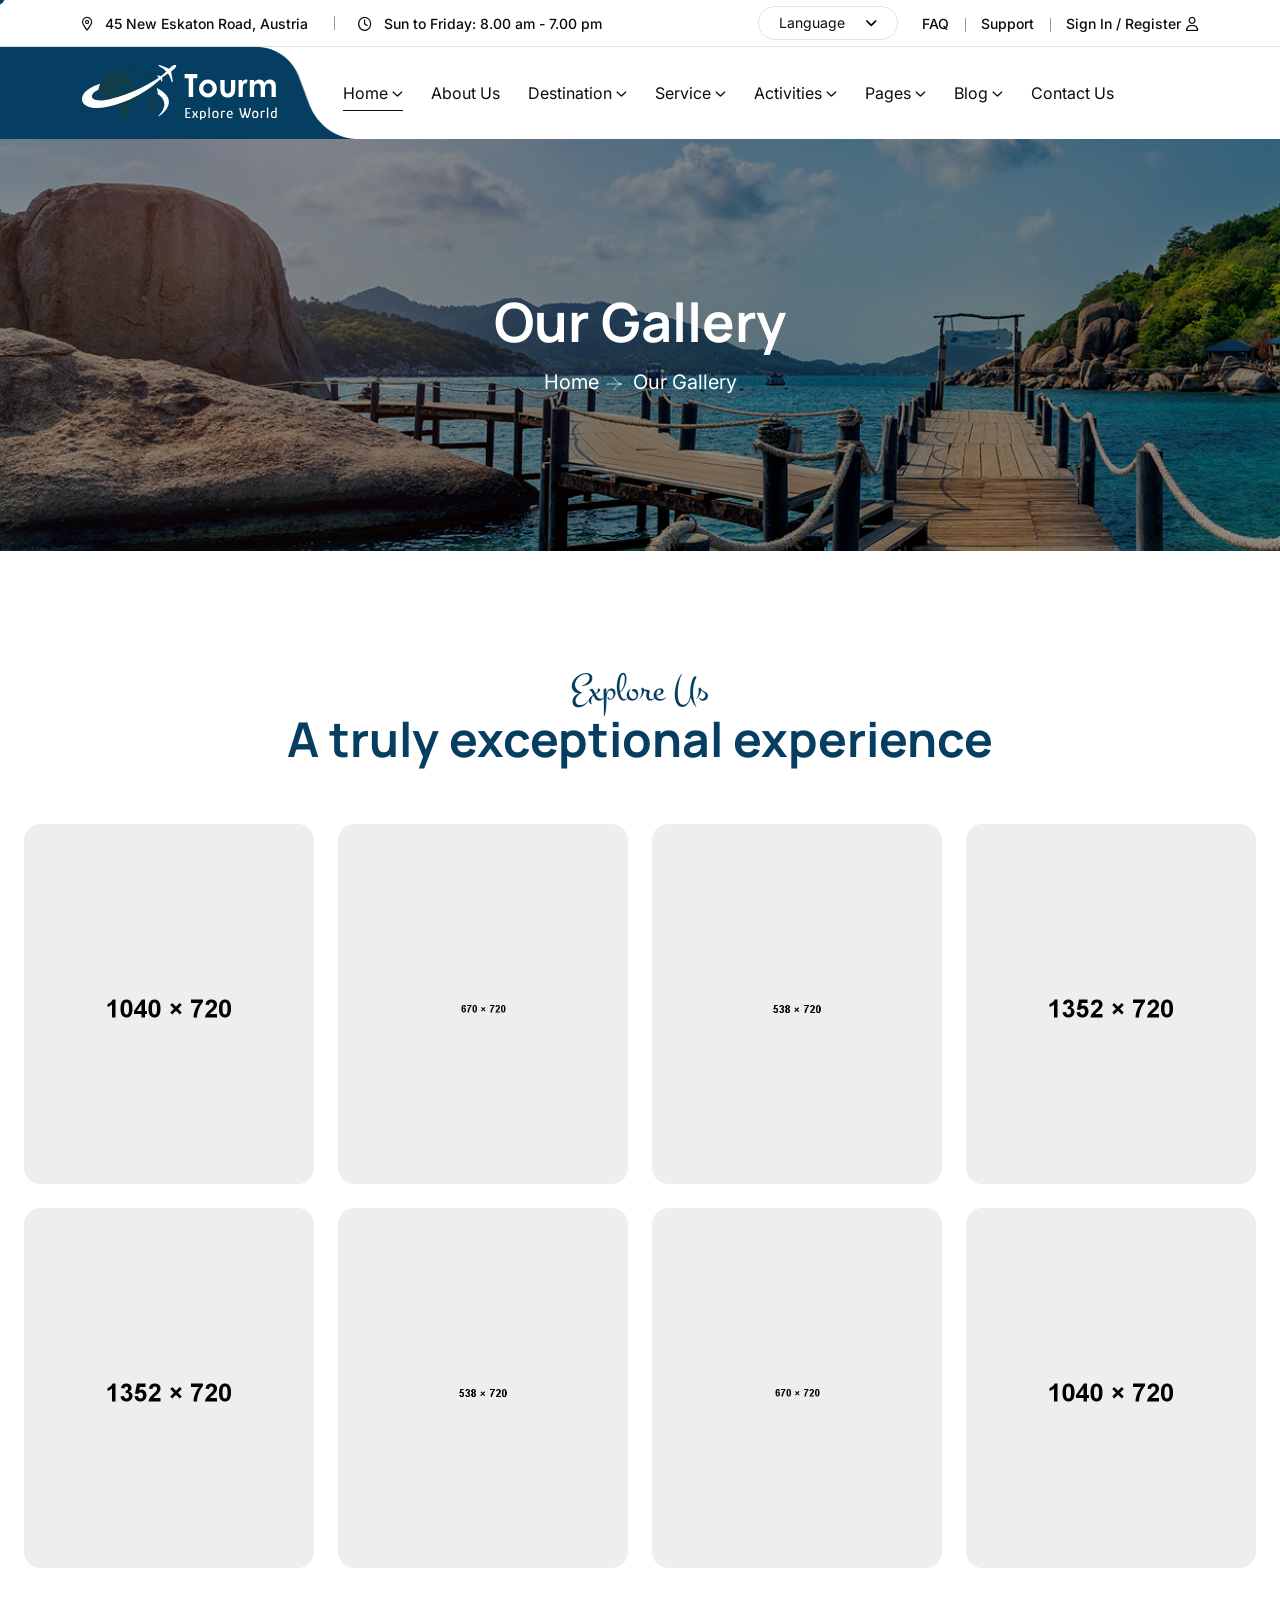
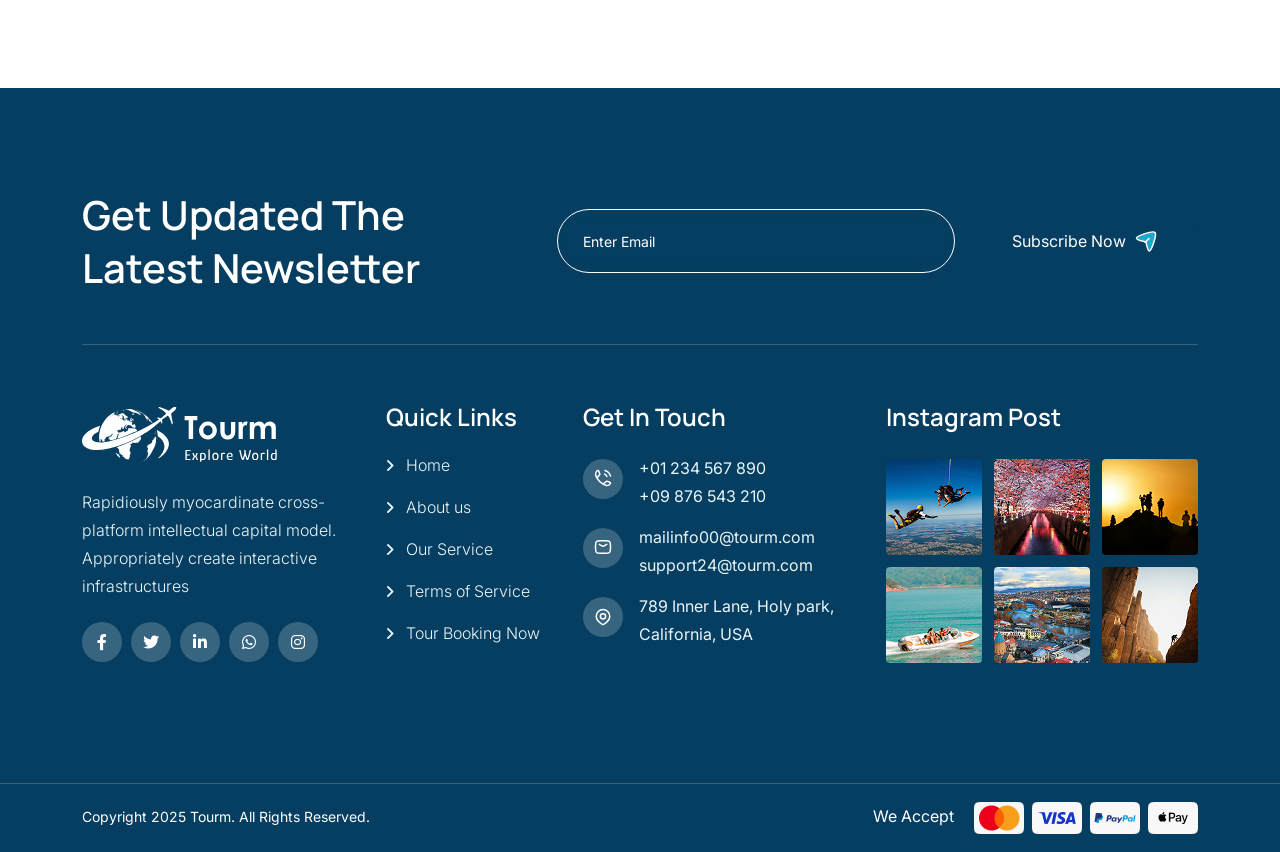
<file: gallery.html>
<!doctype html>
<html class="no-js" lang="zxx">

<head>
    <meta charset="utf-8">
    <meta http-equiv="x-ua-compatible" content="ie=edge">
    <title>Tourm - Travel & Tour Booking Agency HTML Template - Our Gallery</title>
    <meta name="author" content="Tourm">
    <meta name="description" content="Tourm - Travel & Tour Booking Agency HTML Template ">
    <meta name="keywords" content="Tourm - Travel & Tour Booking Agency HTML Template ">
    <meta name="robots" content="INDEX,FOLLOW">

    <!-- Mobile Specific Metas -->
    <meta name="viewport" content="width=device-width, initial-scale=1, shrink-to-fit=no">

    <!-- Favicons - Place favicon.ico in the root directory -->
    <link rel="apple-touch-icon" sizes="57x57" href="assets/img/favicons/apple-icon-57x57.png">
    <link rel="apple-touch-icon" sizes="60x60" href="assets/img/favicons/apple-icon-60x60.png">
    <link rel="apple-touch-icon" sizes="72x72" href="assets/img/favicons/apple-icon-72x72.png">
    <link rel="apple-touch-icon" sizes="76x76" href="assets/img/favicons/apple-icon-76x76.png">
    <link rel="apple-touch-icon" sizes="114x114" href="assets/img/favicons/apple-icon-114x114.png">
    <link rel="apple-touch-icon" sizes="120x120" href="assets/img/favicons/apple-icon-120x120.png">
    <link rel="apple-touch-icon" sizes="144x144" href="assets/img/favicons/apple-icon-144x144.png">
    <link rel="apple-touch-icon" sizes="152x152" href="assets/img/favicons/apple-icon-152x152.png">
    <link rel="apple-touch-icon" sizes="180x180" href="assets/img/favicons/apple-icon-180x180.png">
    <link rel="icon" type="image/png" sizes="192x192" href="assets/img/favicons/android-icon-192x192.png">
    <link rel="icon" type="image/png" sizes="32x32" href="assets/img/favicons/favicon-32x32.png">
    <link rel="icon" type="image/png" sizes="96x96" href="assets/img/favicons/favicon-96x96.png">
    <link rel="icon" type="image/png" sizes="16x16" href="assets/img/favicons/favicon-16x16.png">
    <link rel="manifest" href="assets/img/favicons/manifest.json">
    <meta name="msapplication-TileColor" content="#ffffff">
    <meta name="msapplication-TileImage" content="assets/img/favicons/ms-icon-144x144.png">
    <meta name="theme-color" content="#ffffff">

    <!--==============================
	  Google Fonts
	============================== -->
    <link rel="preconnect" href="https://fonts.googleapis.com">
    <link rel="preconnect" href="https://fonts.gstatic.com" crossorigin>
    <link rel="preconnect" href="https://fonts.googleapis.com">
    <link rel="preconnect" href="https://fonts.gstatic.com" crossorigin>
    <link href="https://fonts.googleapis.com/css2?family=Inter:wght@100..900&family=Manrope:wght@200..800&family=Montez&display=swap" rel="stylesheet">

    <!--==============================
	    All CSS File
	============================== -->
    <!-- Bootstrap -->
    <link rel="stylesheet" href="assets/css/bootstrap.min.css">
    <!-- Fontawesome Icon -->
    <link rel="stylesheet" href="assets/css/fontawesome.min.css">
    <!-- Magnific Popup -->
    <link rel="stylesheet" href="assets/css/magnific-popup.min.css">

    <!-- Swiper css -->
    <link rel="stylesheet" href="assets/css/swiper-bundle.min.css">

    <!-- Theme Custom CSS -->
    <link rel="stylesheet" href="assets/css/style.css">

</head>

<body>

    <!--[if lte IE 9]>
    	<p class="browserupgrade">You are using an <strong>outdated</strong> browser. Please <a href="https://browsehappy.com/">upgrade your browser</a> to improve your experience and security.</p>
  	<![endif]-->


    <!--********************************
   		Code Start From Here 
	******************************** -->

    <div class="cursor-follower"></div>

    <!-- slider drag cursor -->
    <div class="slider-drag-cursor"><i class="fas fa-angle-left me-2"></i> DRAG <i class="fas fa-angle-right ms-2"></i>
    </div>


    <!--==============================
     Preloader
  ==============================-->
    <div id="preloader" class="preloader ">
        <button class="th-btn preloaderCls">Cancel Preloader </button>
        <div class="preloader-inner">
            <img src="assets/img/logo3.svg" alt="">
        </div>

        <div id="loader" class="th-preloader">
            <div class="animation-preloader">
                <div class="txt-loading">
                    <span preloader-text="T" class="characters">T </span>

                    <span preloader-text="O" class="characters">O </span>

                    <span preloader-text="U" class="characters">U </span>

                    <span preloader-text="R" class="characters">R </span>

                    <span preloader-text="M" class="characters">M </span>
                </div>
            </div>
        </div>

    </div> <!--==============================
    Sidemenu
============================== -->
    <div class="sidemenu-wrapper sidemenu-info ">
        <div class="sidemenu-content">
            <button class="closeButton sideMenuCls"><i class="far fa-times"></i></button>
            <div class="widget  ">
                <div class="th-widget-about">
                    <div class="about-logo">
                        <a href="home-travel.html"><img src="assets/img/logo2.svg" alt="Tourm"></a>
                    </div>
                    <p class="about-text">Rapidiously myocardinate cross-platform intellectual capital model. Appropriately create interactive infrastructures</p>
                    <div class="th-social">
                        <a href="https://www.facebook.com/"><i class="fab fa-facebook-f"></i></a>
                        <a href="https://www.twitter.com/"><i class="fab fa-twitter"></i></a>
                        <a href="https://www.linkedin.com/"><i class="fab fa-linkedin-in"></i></a>
                        <a href="https://www.whatsapp.com/"><i class="fab fa-whatsapp"></i></a>
                    </div>
                </div>
            </div>
            <div class="widget  ">
                <h3 class="widget_title">Recent Posts</h3>
                <div class="recent-post-wrap">
                    <div class="recent-post">
                        <div class="media-img">
                            <a href="blog-details.html"><img src="assets/img/blog/recent-post-1-1.jpg" alt="Blog Image"></a>
                        </div>
                        <div class="media-body">
                            <div class="recent-post-meta">
                                <a href="blog.html"><i class="far fa-calendar"></i>24 Jun , 2025</a>
                            </div>
                            <h4 class="post-title"><a class="text-inherit" href="blog-details.html">Where Vision Meets Concrete
                                    Reality</a></h4>
                        </div>
                    </div>
                    <div class="recent-post">
                        <div class="media-img">
                            <a href="blog-details.html"><img src="assets/img/blog/recent-post-1-2.jpg" alt="Blog Image"></a>
                        </div>
                        <div class="media-body">
                            <div class="recent-post-meta">
                                <a href="blog.html"><i class="far fa-calendar"></i>22 Jun , 2025</a>
                            </div>
                            <h4 class="post-title"><a class="text-inherit" href="blog-details.html">Raising the Bar in Construction.</a></h4>
                        </div>
                    </div>
                </div>
            </div>
            <div class="widget  ">
                <h3 class="widget_title">Get In Touch</h3>
                <div class="th-widget-contact">
                    <div class="info-box_text">
                        <div class="icon">
                            <img src="assets/img/icon/phone.svg" alt="img">
                        </div>
                        <div class="details">
                            <p><a href="tel:+01234567890" class="info-box_link">+01 234 567 890</a></p>
                            <p><a href="tel:+09876543210" class="info-box_link">+09 876 543 210</a></p>
                        </div>
                    </div>
                    <div class="info-box_text">
                        <div class="icon">
                            <img src="assets/img/icon/envelope.svg" alt="img">
                        </div>
                        <div class="details">
                            <p><a href="mailto:mailinfo00@tourm.com" class="info-box_link">mailinfo00@tourm.com</a></p>
                            <p><a href="mailto:support24@tourm.com" class="info-box_link">support24@tourm.com</a></p>
                        </div>
                    </div>
                    <div class="info-box_text">
                        <div class="icon"><img src="assets/img/icon/location-dot.svg" alt="img"></div>
                        <div class="details">
                            <p>789 Inner Lane, Holy park, California, USA</p>
                        </div>
                    </div>
                </div>
            </div>
        </div>
    </div>
    <div class="popup-search-box">
        <button class="searchClose"><i class="fal fa-times"></i></button>
        <form action="#">
            <input type="text" placeholder="What are you looking for?">
            <button type="submit"><i class="fal fa-search"></i></button>
        </form>
    </div><!--==============================
    Mobile Menu
  ============================== -->
    <div class="th-menu-wrapper onepage-nav">
        <div class="th-menu-area text-center">
            <button class="th-menu-toggle"><i class="fal fa-times"></i></button>
            <div class="mobile-logo">
                <a href="home-travel.html"><img src="assets/img/logo2.svg" alt="Tourm"></a>
            </div>
            <div class="th-mobile-menu">
                <ul>
                    <li class="menu-item-has-children mega-menu-wrap">
                        <a class="active" href="home-travel.html">Home</a>

                        <ul class="sub-menu">
                            <li><a href="home-travel.html">Home Travel</a></li>
                            <li><a href="home-tour.html">Home Tour</a></li>
                            <li><a href="home-agency.html">Home Agency</a></li>
                            <li><a href="home-yacht.html">Home Yacht</a></li>
                            <li><a href="home-beach.html">Home Beach</a></li>
                            <li><a href="home-resort.html">Home Resort</a></li>
                            <li><a href="home-countryside-hotel.html">Home Countryside Hotel</a></li>
                            <li><a href="home-forest.html">Home Forest</a></li>
                        </ul>
                    </li>
                    <li><a href="about.html">About Us</a></li>
                    <li class="menu-item-has-children">
                        <a href="#">Destination</a>
                        <ul class="sub-menu">
                            <li><a href="destination.html">Destination</a></li>
                            <li><a href="destination-details.html">Destination Details</a></li>
                        </ul>
                    </li>
                    <li class="menu-item-has-children">
                        <a href="#">Service</a>
                        <ul class="sub-menu">
                            <li><a href="service.html">Services</a></li>
                            <li><a href="service-details.html">Service Details</a></li>
                        </ul>
                    </li>
                    <li class="menu-item-has-children">
                        <a href="#">Activities</a>
                        <ul class="sub-menu">
                            <li><a href="activities.html">activities</a></li>
                            <li><a href="activities-details.html">activities Details</a></li>
                        </ul>
                    </li>
                    <li class="menu-item-has-children">
                        <a href="#">Pages</a>
                        <ul class="sub-menu">
                            <li class="menu-item-has-children">
                                <a href="#">Shop</a>
                                <ul class="sub-menu">
                                    <li><a href="shop.html">Shop</a></li>
                                    <li><a href="shop-details.html">Shop Details</a></li>
                                    <li><a href="cart.html">Cart Page</a></li>
                                    <li><a href="checkout.html">Checkout</a></li>
                                    <li><a href="wishlist.html">Wishlist</a></li>
                                </ul>
                            </li>

                            <li><a href="gallery.html">Gallery</a></li>
                            <li><a href="tour.html">Our Tour</a></li>
                            <li><a href="tour-details.html">Tour Details</a></li>
                            <li><a href="resort.html">Resort page</a></li>
                            <li><a href="resort-details.html">Resort Details</a></li>
                            <li><a href="tour-details.html">Tour Details</a></li>
                            <li><a href="tour-guide.html">Tour Guider</a></li>
                            <li><a href="tour-guider-details.html">Tour Guider Details</a></li>
                            <li><a href="faq.html">Faq Page</a></li>
                            <li><a href="price.html">Price Package</a></li>
                            <li><a href="error.html">Error Page</a></li>
                        </ul>

                    </li>
                    <li class="menu-item-has-children">
                        <a href="#">Blog</a>
                        <ul class="sub-menu">
                            <li><a href="blog.html">Blog</a></li>
                            <li><a href="blog-details.html">Blog Details</a></li>
                        </ul>
                    </li>
                    <li>
                        <a href="contact.html">Contact us</a>
                    </li>
                </ul>
            </div>
        </div>
    </div> <!--==============================
	Header Area
==============================-->
    <header class="th-header header-layout1">
        <div class="header-top">
            <div class="container th-container">
                <div class="row justify-content-center justify-content-xl-between align-items-center">
                    <div class="col-auto d-none d-md-block">
                        <div class="header-links">
                            <ul>
                                <li class="d-none d-xl-inline-block"><i class="fa-sharp fa-regular  fa-location-dot"></i>
                                    <span>45 New Eskaton Road, Austria</span>
                                </li>
                                <li class="d-none d-xl-inline-block"><i class="fa-regular fa-clock"></i>
                                    <span>Sun to Friday: 8.00 am - 7.00 pm</span>
                                </li>
                            </ul>
                        </div>
                    </div>
                    <div class="col-auto">
                        <div class="header-right">
                            <div class="currency-menu">
                                <select class="form-select nice-select">
                                    <option selected="">language </option>
                                    <option>CNY</option>
                                    <option>EUR</option>
                                    <option>AUD</option>
                                </select>
                            </div>
                            <div class="header-links">
                                <ul>
                                    <li class="d-none d-md-inline-block"><a href="faq.html">FAQ</a></li>
                                    <li class="d-none d-md-inline-block"><a href="contact.html">Support</a></li>
                                    <li><a href="#login-form" class="popup-content">Sign In / Register<i class="fa-regular fa-user"></i></a>
                                    </li>
                                </ul>
                            </div>
                        </div>
                    </div>
                </div>
            </div>
        </div>
        <div class="sticky-wrapper">
            <!-- Main Menu Area -->
            <div class="menu-area">
                <div class="container th-container">
                    <div class="row align-items-center justify-content-between">
                        <div class="col-auto">
                            <div class="header-logo">
                                <a href="home-travel.html"><img src="assets/img/logo.svg" alt="Tourm"></a>
                            </div>
                        </div>
                        <div class="col-auto me-xl-auto">
                            <nav class="main-menu d-none d-xl-inline-block">
                                <ul>
                                    <li class="menu-item-has-children mega-menu-wrap">
                                        <a class="active" href="home-travel.html">Home</a>
                                        <ul class="mega-menu mega-menu-content">
                                            <li>
                                                <div class="container">
                                                    <div class="row gy-4">
                                                        <div class="col-lg-3">
                                                            <div class="mega-menu-box">
                                                                <div class="mega-menu-img">
                                                                    <img src="assets/img/pages/home-travel.jpg" alt="Home One">
                                                                    <div class="btn-wrap">
                                                                        <a target="_blank" href="index.html" class="th-btn">View Demo</a>
                                                                    </div>
                                                                </div>
                                                                <h3 class="mega-menu-title"><a href="index.html"><span>01.</span>Home Travel</a></h3>
                                                            </div>
                                                        </div>
                                                        <div class="col-lg-3">
                                                            <div class="mega-menu-box">
                                                                <div class="mega-menu-img">
                                                                    <img src="assets/img/pages/home-tour.jpg" alt="Home Two">
                                                                    <div class="btn-wrap">
                                                                        <a target="_blank" href="home-tour.html" class="th-btn ">View Demo</a>
                                                                    </div>
                                                                </div>
                                                                <h3 class="mega-menu-title"><a href="home-tour.html"><span>02.</span>Home Tour</a></h3>
                                                            </div>
                                                        </div>
                                                        <div class="col-lg-3">
                                                            <div class="mega-menu-box">
                                                                <div class="mega-menu-img">
                                                                    <img src="assets/img/pages/home-agency.jpg" alt="Home Three">
                                                                    <div class="btn-wrap">
                                                                        <a target="_blank" href="home-agency.html" class="th-btn ">View Demo</a>
                                                                    </div>
                                                                </div>
                                                                <h3 class="mega-menu-title"><a href="home-agency.html"><span>03.</span>Home Agency</a>
                                                                </h3>
                                                            </div>
                                                        </div>
                                                        <div class="col-lg-3">
                                                            <div class="mega-menu-box">
                                                                <div class="mega-menu-img">
                                                                    <img src="assets/img/pages/home-yacht.jpg" alt="Home Four">
                                                                    <div class="btn-wrap">
                                                                        <a target="_blank" href="home-yacht.html" class="th-btn ">View Demo</a>
                                                                    </div>
                                                                </div>
                                                                <h3 class="mega-menu-title"><a href="home-yacht.html"><span>04.</span>Home Yacht</a>
                                                                </h3>
                                                            </div>
                                                        </div>
                                                        <div class="col-lg-3">
                                                            <div class="mega-menu-box">
                                                                <div class="mega-menu-img">
                                                                    <img src="assets/img/pages/home-beach.jpg" alt="Home Five">
                                                                    <div class="btn-wrap">
                                                                        <a target="_blank" href="home-beach.html" class="th-btn ">View Demo</a>
                                                                    </div>
                                                                </div>
                                                                <h3 class="mega-menu-title"><a href="home-beach.html"><span>05.</span>Home Beach</a>
                                                                </h3>
                                                            </div>
                                                        </div>
                                                        <div class="col-lg-3">
                                                            <div class="mega-menu-box">
                                                                <div class="mega-menu-img">
                                                                    <img src="assets/img/pages/home-resort.jpg" alt="Home Six">
                                                                    <div class="btn-wrap">
                                                                        <a target="_blank" href="home-resort.html" class="th-btn ">View Demo</a>
                                                                    </div>
                                                                </div>
                                                                <h3 class="mega-menu-title"><a href="home-resort.html"><span>06.</span>Home resort</a>
                                                                </h3>
                                                            </div>
                                                        </div>
                                                        <div class="col-lg-3">
                                                            <div class="mega-menu-box">
                                                                <div class="mega-menu-img">
                                                                    <img src="assets/img/pages/home-countryside-hotel.jpg" alt="Home Six">
                                                                    <div class="btn-wrap">
                                                                        <a target="_blank" href="home-countryside-hotel.html" class="th-btn ">View
                                                                            Demo</a>
                                                                    </div>
                                                                </div>
                                                                <h3 class="mega-menu-title"><a href="home-countryside-hotel.html"><span>07.</span>Home
                                                                        Countryside Hotel</a></h3>
                                                            </div>
                                                        </div>
                                                        <div class="col-lg-3">
                                                            <div class="mega-menu-box">
                                                                <div class="mega-menu-img">
                                                                    <img src="assets/img/pages/home-forest.jpg" alt="Home Six">
                                                                    <div class="btn-wrap">
                                                                        <a target="_blank" href="home-forest.html" class="th-btn ">View Demo</a>
                                                                    </div>
                                                                </div>
                                                                <h3 class="mega-menu-title"><a href="home-forest.html"><span>08.</span>Home Forest</a>
                                                                </h3>
                                                            </div>
                                                        </div>
                                                        <div class="col-lg-3">
                                                            <div class="mega-menu-box">
                                                                <div class="mega-menu-img">
                                                                    <img src="assets/img/pages/home-hiking.jpg" alt="Home Six">
                                                                    <div class="btn-wrap">
                                                                        <a target="_blank" href="home-hiking.html" class="th-btn ">View Demo</a>
                                                                    </div>
                                                                </div>
                                                                <h3 class="mega-menu-title"><a href="home-hiking.html"><span>09.</span>Home Hiking</a>
                                                                </h3>
                                                            </div>
                                                        </div>
                                                        <div class="col-lg-3">
                                                            <div class="mega-menu-box">
                                                                <div class="mega-menu-img">
                                                                    <img src="assets/img/pages/home-hiking-2.jpg" alt="Home ten">
                                                                    <div class="btn-wrap">
                                                                        <a target="_blank" href="home-hiking-2.html" class="th-btn ">View Demo</a>
                                                                    </div>
                                                                </div>
                                                                <h3 class="mega-menu-title"><a href="home-hiking-2.html"><span>10.</span>Home Hiking
                                                                        Style 2</a>
                                                                </h3>
                                                            </div>
                                                        </div>
                                                        <div class="col-lg-3">
                                                            <div class="mega-menu-box">
                                                                <div class="mega-menu-img">
                                                                    <img src="assets/img/pages/home-cruise-tour.jpg" alt="Home ten">
                                                                    <div class="btn-wrap">
                                                                        <a target="_blank" href="home-cruise-tour.html" class="th-btn ">View Demo</a>
                                                                    </div>
                                                                </div>
                                                                <h3 class="mega-menu-title"><a href="home-cruise-tour.html"><span>11.</span>Home Cruise
                                                                        Tour</a>
                                                                </h3>
                                                            </div>
                                                        </div>
                                                        <div class="col-lg-3">
                                                            <div class="mega-menu-box">
                                                                <div class="mega-menu-img">
                                                                    <img src="assets/img/pages/home-travel-agency.jpg" alt="Home ten">
                                                                    <div class="btn-wrap">
                                                                        <a target="_blank" href="home-travel-agency.html" class="th-btn ">View Demo</a>
                                                                    </div>
                                                                </div>
                                                                <h3 class="mega-menu-title"><a href="home-travel-agency.html"><span>12.</span>Home
                                                                        Travel Agency</a>
                                                                </h3>
                                                            </div>
                                                        </div>
                                                        <div class="col-lg-3">
                                                            <div class="mega-menu-box">
                                                                <div class="mega-menu-img">
                                                                    <img src="assets/img/pages/home-museum-tour.jpg" alt="Home ten">
                                                                    <div class="btn-wrap">
                                                                        <a target="_blank" href="home-museum-tour.html" class="th-btn ">View Demo</a>
                                                                    </div>
                                                                </div>
                                                                <h3 class="mega-menu-title"><a href="home-museum-tour.html"><span>13.</span>Home Museum
                                                                        Tour</a>
                                                                </h3>
                                                            </div>
                                                        </div>
                                                        <div class="col-lg-3">
                                                            <div class="mega-menu-box">
                                                                <div class="mega-menu-img">
                                                                    <img src="assets/img/pages/home-worldwide-tour.jpg" alt="Home ten">
                                                                    <div class="btn-wrap">
                                                                        <a target="_blank" href="home-worldwide-tour.html" class="th-btn ">View Demo</a>
                                                                    </div>
                                                                </div>
                                                                <h3 class="mega-menu-title"><a href="home-worldwide-tour.html"><span>14.</span>Home
                                                                        Worldwide Tour</a>
                                                                </h3>
                                                            </div>
                                                        </div>
                                                        <div class="col-lg-3">
                                                            <div class="mega-menu-box">
                                                                <div class="mega-menu-img">
                                                                    <img src="assets/img/pages/home-city-tour.jpg" alt="Home ten">
                                                                    <div class="btn-wrap">
                                                                        <a target="_blank" href="home-city-tour.html" class="th-btn ">View Demo</a>
                                                                    </div>
                                                                </div>
                                                                <h3 class="mega-menu-title"><a href="home-city-tour.html"><span>15.</span>Home
                                                                        City Tour</a>
                                                                </h3>
                                                            </div>
                                                        </div>
                                                    </div>
                                                </div>
                                            </li>
                                        </ul>
                                    </li>
                                    <li><a href="about.html">About Us</a></li>
                                    <li class="menu-item-has-children">
                                        <a href="#">Destination</a>
                                        <ul class="sub-menu">
                                            <li><a href="destination.html">Destination</a></li>
                                            <li><a href="destination-details.html">Destination Details</a></li>
                                        </ul>
                                    </li>
                                    <li class="menu-item-has-children">
                                        <a href="#">Service</a>
                                        <ul class="sub-menu">
                                            <li><a href="service.html">Services</a></li>
                                            <li><a href="service-details.html">Service Details</a></li>
                                        </ul>
                                    </li>
                                    <li class="menu-item-has-children">
                                        <a href="#">Activities</a>
                                        <ul class="sub-menu">
                                            <li><a href="activities.html">activities</a></li>
                                            <li><a href="activities-details.html">activities Details</a></li>
                                        </ul>
                                    </li>
                                    <li class="menu-item-has-children">
                                        <a href="#">Pages</a>
                                        <ul class="sub-menu">
                                            <li class="menu-item-has-children">
                                                <a href="#">Shop</a>
                                                <ul class="sub-menu">
                                                    <li><a href="shop.html">Shop</a></li>
                                                    <li><a href="shop-details.html">Shop Details</a></li>
                                                    <li><a href="cart.html">Cart Page</a></li>
                                                    <li><a href="checkout.html">Checkout</a></li>
                                                    <li><a href="wishlist.html">Wishlist</a></li>
                                                </ul>
                                            </li>

                                            <li><a href="gallery.html">Gallery</a></li>
                                            <li><a href="tour.html">Our Tour</a></li>
                                            <li><a href="tour-details.html">Tour Details</a></li>
                                            <li><a href="resort.html">Resort page</a></li>
                                            <li><a href="resort-details.html">Resort Details</a></li>
                                            <li><a href="tour-details.html">Tour Details</a></li>
                                            <li><a href="tour-guide.html">Tour Guider</a></li>
                                            <li><a href="tour-guider-details.html">Tour Guider Details</a></li>
                                            <li><a href="faq.html">Faq Page</a></li>
                                            <li><a href="price.html">Price Package</a></li>
                                            <li><a href="error.html">Error Page</a></li>
                                        </ul>

                                    </li>
                                    <li class="menu-item-has-children">
                                        <a href="#">Blog</a>
                                        <ul class="sub-menu">
                                            <li><a href="blog.html">Blog</a></li>
                                            <li><a href="blog-details.html">Blog Details</a></li>
                                        </ul>
                                    </li>
                                    <li>
                                        <a href="contact.html">Contact us</a>
                                    </li>
                                </ul>
                            </nav>
                            <button type="button" class="th-menu-toggle d-block d-xl-none"><i class="far fa-bars"></i></button>
                        </div>
                        <div class="col-auto d-none d-xl-block">
                            <div class="header-button">
                                <a href="contact.html" class="th-btn style3 th-icon">Book Now</a>

                            </div>
                        </div>
                    </div>
                </div>
                <div class="logo-bg" data-mask-src="assets/img/logo_bg_mask.png"></div>
            </div>
        </div>
    </header>
    <!--==============================
    Breadcumb
============================== -->
    <div class="breadcumb-wrapper " data-bg-src="assets/img/bg/breadcumb-bg.jpg">
        <div class="container">
            <div class="breadcumb-content">
                <h1 class="breadcumb-title">Our Gallery</h1>
                <ul class="breadcumb-menu">
                    <li><a href="home-travel.html">Home</a></li>
                    <li>Our Gallery</li>
                </ul>
            </div>
        </div>
    </div><!--==============================
Gallery Area  
==============================-->
    <div class="overflow-hidden space" id="gallery-sec">
        <div class="container-fuild">
            <div class="title-area mb-30 text-center">
                <span class="sub-title">Explore Us</span>
                <h2 class="sec-title">A truly exceptional experience</h2>
            </div>
            <div class="row gy-4 gallery-row4">
                <div class="col-auto">
                    <div class="gallery-box style5">
                        <div class="gallery-img global-img">
                            <img src="assets/img/gallery/gallery_8_1.jpg" alt="gallery image">
                            <a href="assets/img/gallery/gallery_8_1.jpg" class="icon-btn popup-image"><i class="fal fa-magnifying-glass-plus"></i></a>
                        </div>
                    </div>
                </div>
                <div class="col-auto">
                    <div class="gallery-box style5">
                        <div class="gallery-img global-img">
                            <img src="assets/img/gallery/gallery_8_2.jpg" alt="gallery image">
                            <a href="assets/img/gallery/gallery_8_2.jpg" class="icon-btn popup-image"><i class="fal fa-magnifying-glass-plus"></i></a>
                        </div>
                    </div>
                </div>
                <div class="col-auto">
                    <div class="gallery-box style5">
                        <div class="gallery-img global-img">
                            <img src="assets/img/gallery/gallery_8_3.jpg" alt="gallery image">
                            <a href="assets/img/gallery/gallery_8_3.jpg" class="icon-btn popup-image"><i class="fal fa-magnifying-glass-plus"></i></a>
                        </div>
                    </div>
                </div>
                <div class="col-auto">
                    <div class="gallery-box style5">
                        <div class="gallery-img global-img">
                            <img src="assets/img/gallery/gallery_8_4.jpg" alt="gallery image">
                            <a href="assets/img/gallery/gallery_8_4.jpg" class="icon-btn popup-image"><i class="fal fa-magnifying-glass-plus"></i></a>
                        </div>
                    </div>
                </div>
                <div class="col-auto">
                    <div class="gallery-box style5">
                        <div class="gallery-img global-img">
                            <img src="assets/img/gallery/gallery_8_5.jpg" alt="gallery image">
                            <a href="assets/img/gallery/gallery_8_5.jpg" class="icon-btn popup-image"><i class="fal fa-magnifying-glass-plus"></i></a>
                        </div>
                    </div>
                </div>
                <div class="col-auto">
                    <div class="gallery-box style5">
                        <div class="gallery-img global-img">
                            <img src="assets/img/gallery/gallery_8_6.jpg" alt="gallery image">
                            <a href="assets/img/gallery/gallery_8_6.jpg" class="icon-btn popup-image"><i class="fal fa-magnifying-glass-plus"></i></a>
                        </div>
                    </div>
                </div>
                <div class="col-auto">
                    <div class="gallery-box style5">
                        <div class="gallery-img global-img">
                            <img src="assets/img/gallery/gallery_8_7.jpg" alt="gallery image">
                            <a href="assets/img/gallery/gallery_8_7.jpg" class="icon-btn popup-image"><i class="fal fa-magnifying-glass-plus"></i></a>
                        </div>
                    </div>
                </div>
                <div class="col-auto">
                    <div class="gallery-box style5">
                        <div class="gallery-img global-img">
                            <img src="assets/img/gallery/gallery_8_8.jpg" alt="gallery image">
                            <a href="assets/img/gallery/gallery_8_8.jpg" class="icon-btn popup-image"><i class="fal fa-magnifying-glass-plus"></i></a>
                        </div>
                    </div>
                </div>
            </div>
        </div>
    </div><!--==============================
	Footer Area
==============================-->
    <footer class="footer-wrapper bg-title footer-layout2">
        <div class="widget-area">
            <div class="container">
                <div class="newsletter-area">
                    <div class="newsletter-top">
                        <div class="row gy-4 align-items-center">
                            <div class="col-lg-5">
                                <h2 class="newsletter-title text-white text-capitalize mb-0">get updated the latest
                                    newsletter</h2>
                            </div>
                            <div class="col-lg-7">
                                <form class="newsletter-form style2">
                                    <input class="form-control " type="email" placeholder="Enter Email" required="">
                                    <button type="submit" class="th-btn style1">Subscribe Now <img src="assets/img/icon/plane2.svg" alt=""></button>
                                </form>
                            </div>
                        </div>
                    </div>
                </div>
                <div class="row justify-content-between">
                    <div class="col-md-6 col-xl-3">
                        <div class="widget footer-widget">
                            <div class="th-widget-about">
                                <div class="about-logo">
                                    <a href="home-travel.html"><img src="assets/img/logo-white.svg" alt="Tourm"></a>
                                </div>
                                <p class="about-text">Rapidiously myocardinate cross-platform intellectual capital model. Appropriately create interactive infrastructures</p>
                                <div class="th-social">
                                    <a href="https://www.facebook.com/"><i class="fab fa-facebook-f"></i></a>
                                    <a href="https://www.twitter.com/"><i class="fab fa-twitter"></i></a>
                                    <a href="https://www.linkedin.com/"><i class="fab fa-linkedin-in"></i></a>
                                    <a href="https://www.whatsapp.com/"><i class="fab fa-whatsapp"></i></a>
                                    <a href="https://instagram.com/"><i class="fab fa-instagram"></i></a>
                                </div>
                            </div>
                        </div>
                    </div>
                    <div class="col-md-6 col-xl-auto">
                        <div class="widget widget_nav_menu footer-widget">
                            <h3 class="widget_title">Quick Links</h3>
                            <div class="menu-all-pages-container">
                                <ul class="menu">

                                    <li><a href="index.html">Home</a></li>
                                    <li><a href="about.html">About us</a></li>
                                    <li><a href="service.html">Our Service</a></li>
                                    <li><a href="contact.html">Terms of Service</a></li>
                                    <li><a href="contact.html">Tour Booking Now</a></li>
                                </ul>
                            </div>
                        </div>
                    </div>
                    <div class="col-md-6 col-xl-auto">
                        <div class="widget footer-widget">
                            <h3 class="widget_title">Get In Touch</h3>
                            <div class="th-widget-contact">
                                <div class="info-box_text">
                                    <div class="icon">
                                        <img src="assets/img/icon/phone.svg" alt="img">
                                    </div>
                                    <div class="details">
                                        <p><a href="tel:+01234567890" class="info-box_link">+01 234 567 890</a></p>
                                        <p><a href="tel:+09876543210" class="info-box_link">+09 876 543 210</a></p>
                                    </div>
                                </div>
                                <div class="info-box_text">
                                    <div class="icon">
                                        <img src="assets/img/icon/envelope.svg" alt="img">
                                    </div>
                                    <div class="details">
                                        <p><a href="mailto:mailinfo00@tourm.com" class="info-box_link">mailinfo00@tourm.com</a></p>
                                        <p><a href="mailto:support24@tourm.com" class="info-box_link">support24@tourm.com</a></p>
                                    </div>
                                </div>
                                <div class="info-box_text">
                                    <div class="icon"><img src="assets/img/icon/location-dot.svg" alt="img"></div>
                                    <div class="details">
                                        <p>789 Inner Lane, Holy park, California, USA</p>
                                    </div>
                                </div>
                            </div>
                        </div>
                    </div>
                    <div class="col-md-6 col-xl-auto">
                        <div class="widget footer-widget">
                            <h3 class="widget_title">Instagram Post</h3>
                            <div class="sidebar-gallery">
                                <div class="gallery-thumb">
                                    <img src="assets/img/widget/gallery_1_1.jpg" alt="Gallery Image">
                                    <a target="_blank" href="https://www.instagram.com/" class="gallery-btn"><i class="fab fa-instagram"></i></a>
                                </div>
                                <div class="gallery-thumb">
                                    <img src="assets/img/widget/gallery_1_2.jpg" alt="Gallery Image">
                                    <a target="_blank" href="https://www.instagram.com/" class="gallery-btn"><i class="fab fa-instagram"></i></a>
                                </div>
                                <div class="gallery-thumb">
                                    <img src="assets/img/widget/gallery_1_3.jpg" alt="Gallery Image">
                                    <a target="_blank" href="https://www.instagram.com/" class="gallery-btn"><i class="fab fa-instagram"></i></a>
                                </div>
                                <div class="gallery-thumb">
                                    <img src="assets/img/widget/gallery_1_4.jpg" alt="Gallery Image">
                                    <a target="_blank" href="https://www.instagram.com/" class="gallery-btn"><i class="fab fa-instagram"></i></a>
                                </div>
                                <div class="gallery-thumb">
                                    <img src="assets/img/widget/gallery_1_5.jpg" alt="Gallery Image">
                                    <a target="_blank" href="https://www.instagram.com/" class="gallery-btn"><i class="fab fa-instagram"></i></a>
                                </div>
                                <div class="gallery-thumb">
                                    <img src="assets/img/widget/gallery_1_6.jpg" alt="Gallery Image">
                                    <a target="_blank" href="https://www.instagram.com/" class="gallery-btn"><i class="fab fa-instagram"></i></a>
                                </div>
                            </div>
                        </div>
                    </div>
                </div>
            </div>
        </div>
        <div class="copyright-wrap">
            <div class="container">
                <div class="row justify-content-between align-items-center">
                    <div class="col-md-6">
                        <p class="copyright-text">Copyright 2025 <a href="home-travel.html">Tourm</a>. All Rights Reserved.</p>
                    </div>
                    <div class="col-md-6 text-end d-none d-md-block">
                        <div class="footer-card">
                            <span class="title">We Accept</span>
                            <img src="assets/img/shape/cards.png" alt="">
                        </div>
                    </div>
                </div>

            </div>
        </div>
        <div class="shape-mockup movingX d-none d-xxl-block" data-top="24%" data-left="5%">
            <img src="assets/img/shape/shape_8.png" alt="shape">
        </div>
    </footer>

    <!--********************************
			Code End  Here 
	******************************** -->

    <!-- Scroll To Top -->
    <div class="scroll-top">
        <svg class="progress-circle svg-content" width="100%" height="100%" viewBox="-1 -1 102 102">
            <path d="M50,1 a49,49 0 0,1 0,98 a49,49 0 0,1 0,-98" style="transition: stroke-dashoffset 10ms linear 0s; stroke-dasharray: 307.919, 307.919; stroke-dashoffset: 307.919;">
            </path>
        </svg>
    </div>
    <!--==============================
modal Area  
==============================-->
    <div id="login-form" class="popup-login-register mfp-hide">
        <ul class="nav" id="pills-tab" role="tablist">
            <li class="nav-item" role="presentation">
                <button class="nav-menu" id="pills-home-tab" data-bs-toggle="pill" data-bs-target="#pills-home" type="button" role="tab" aria-controls="pills-home" aria-selected="false">Login</button>
            </li>
            <li class="nav-item" role="presentation">
                <button class="nav-menu active" id="pills-profile-tab" data-bs-toggle="pill" data-bs-target="#pills-profile" type="button" role="tab" aria-controls="pills-profile" aria-selected="true">Register</button>
            </li>
        </ul>
        <div class="tab-content" id="pills-tabContent">
            <div class="tab-pane fade" id="pills-home" role="tabpanel" aria-labelledby="pills-home-tab">
                <h3 class="box-title mb-30">Sign in to your account</h3>
                <div class="th-login-form">
                    <form action="mail.php" method="POST" class="login-form ajax-contact">
                        <div class="row">
                            <div class="form-group col-12">
                                <label>Username or email</label>
                                <input type="text" class="form-control" name="email" id="email" required="required">
                            </div>
                            <div class="form-group col-12">
                                <label>Password</label>
                                <input type="password" class="form-control" name="pasword" id="pasword" required="required">
                            </div>

                            <div class="form-btn mb-20 col-12">
                                <button class="th-btn btn-fw th-radius2 ">Send Message</button>
                            </div>
                        </div>
                        <div id="forgot_url">
                            <a href="my-account.html">Forgot password?</a>
                        </div>
                        <p class="form-messages mb-0 mt-3"></p>
                    </form>
                </div>
            </div>
            <div class="tab-pane fade active show" id="pills-profile" role="tabpanel" aria-labelledby="pills-profile-tab">
                <h3 class="th-form-title mb-30">Sign in to your account</h3>
                <form action="mail.php" method="POST" class="login-form ajax-contact">
                    <div class="row">
                        <div class="form-group col-12">
                            <label>Username*</label>
                            <input type="text" class="form-control" name="usename" id="usename" required="required">
                        </div>
                        <div class="form-group col-12">
                            <label>First name*</label>
                            <input type="text" class="form-control" name="firstname" id="firstname" required="required">
                        </div>
                        <div class="form-group col-12">
                            <label>Last name*</label>
                            <input type="text" class="form-control" name="lastname" id="lastname" required="required">
                        </div>
                        <div class="form-group col-12">
                            <label for="new_email">Your email*</label>
                            <input type="text" class="form-control" name="new_email" id="new_email" required="required">
                        </div>
                        <div class="form-group col-12">
                            <label for="new_email_confirm">Confirm email*</label>
                            <input type="text" class="form-control" name="new_email_confirm" id="new_email_confirm" required="required">
                        </div>
                        <div class="statement">
                            <span class="register-notes">A password will be emailed to you.</span>
                        </div>

                        <div class="form-btn mt-20 col-12">
                            <button class="th-btn btn-fw th-radius2 ">Sign up</button>
                        </div>
                    </div>
                    <p class="form-messages mb-0 mt-3"></p>
                </form>
            </div>
        </div>
    </div>

    <!--==============================
    All Js File
============================== -->
    <!-- Jquery -->
    <!-- Jquery -->
    <script src="assets/js/vendor/jquery-3.6.0.min.js"></script>
    <!-- Swiper Js -->
    <script src="assets/js/swiper-bundle.min.js"></script>
    <!-- Bootstrap -->
    <script src="assets/js/bootstrap.min.js"></script>
    <!-- Magnific Popup -->
    <script src="assets/js/jquery.magnific-popup.min.js"></script>
    <!-- Counter Up -->
    <script src="assets/js/jquery.counterup.min.js"></script>
    <!-- Range Slider -->
    <script src="assets/js/jquery-ui.min.js"></script>
    <!-- imagesloaded -->
    <script src="assets/js/imagesloaded.pkgd.min.js"></script>
    <!-- isotope -->
    <script src="assets/js/isotope.pkgd.min.js"></script>
    <!-- gsap -->
    <script src="assets/js/gsap.min.js"></script>

    <!-- circle-progress -->
    <script src="assets/js/circle-progress.js"></script>

    <script src="assets/js/matter.min.js"></script>
    <script src="assets/js/matterjs-custom.js"></script>


    <!-- nice select -->
    <script src="assets/js/nice-select.min.js"></script>

    <!-- Main Js File -->
    <script src="assets/js/main.js"></script>
</body>

</html>
</file>
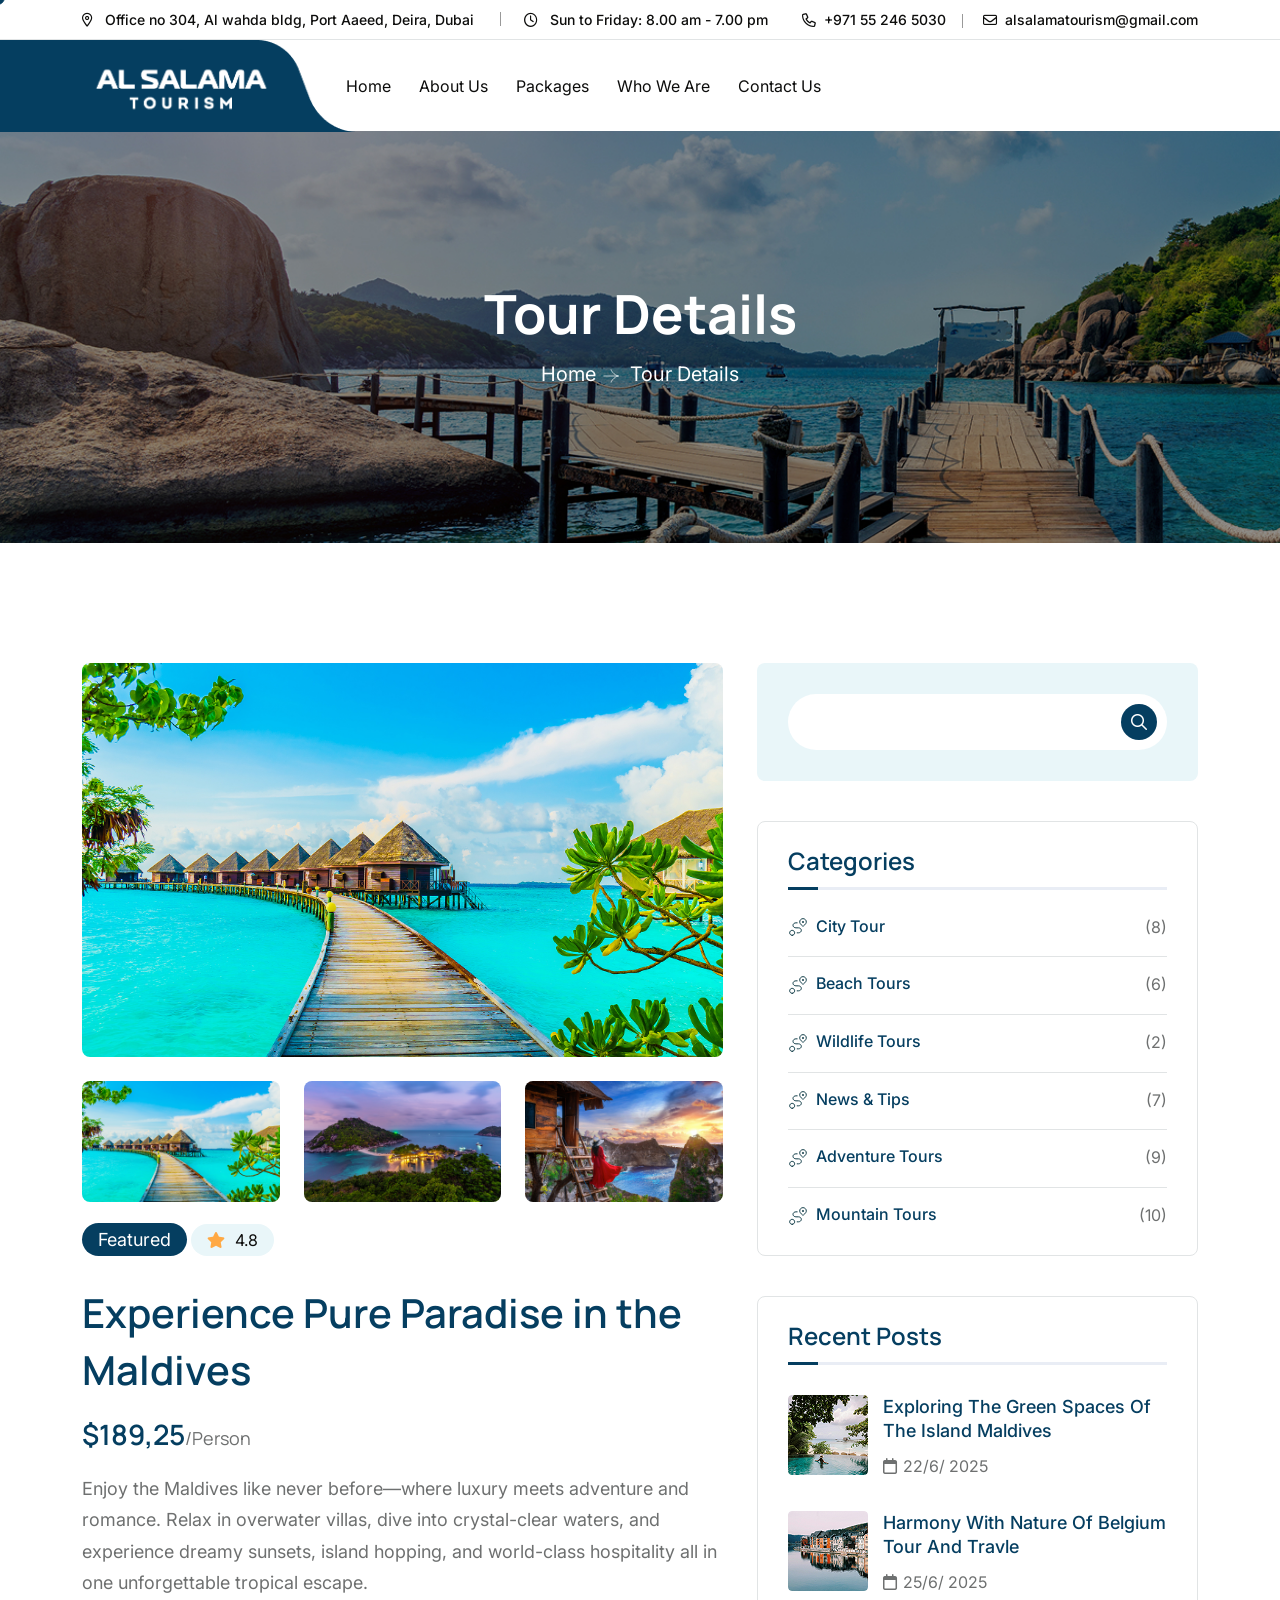
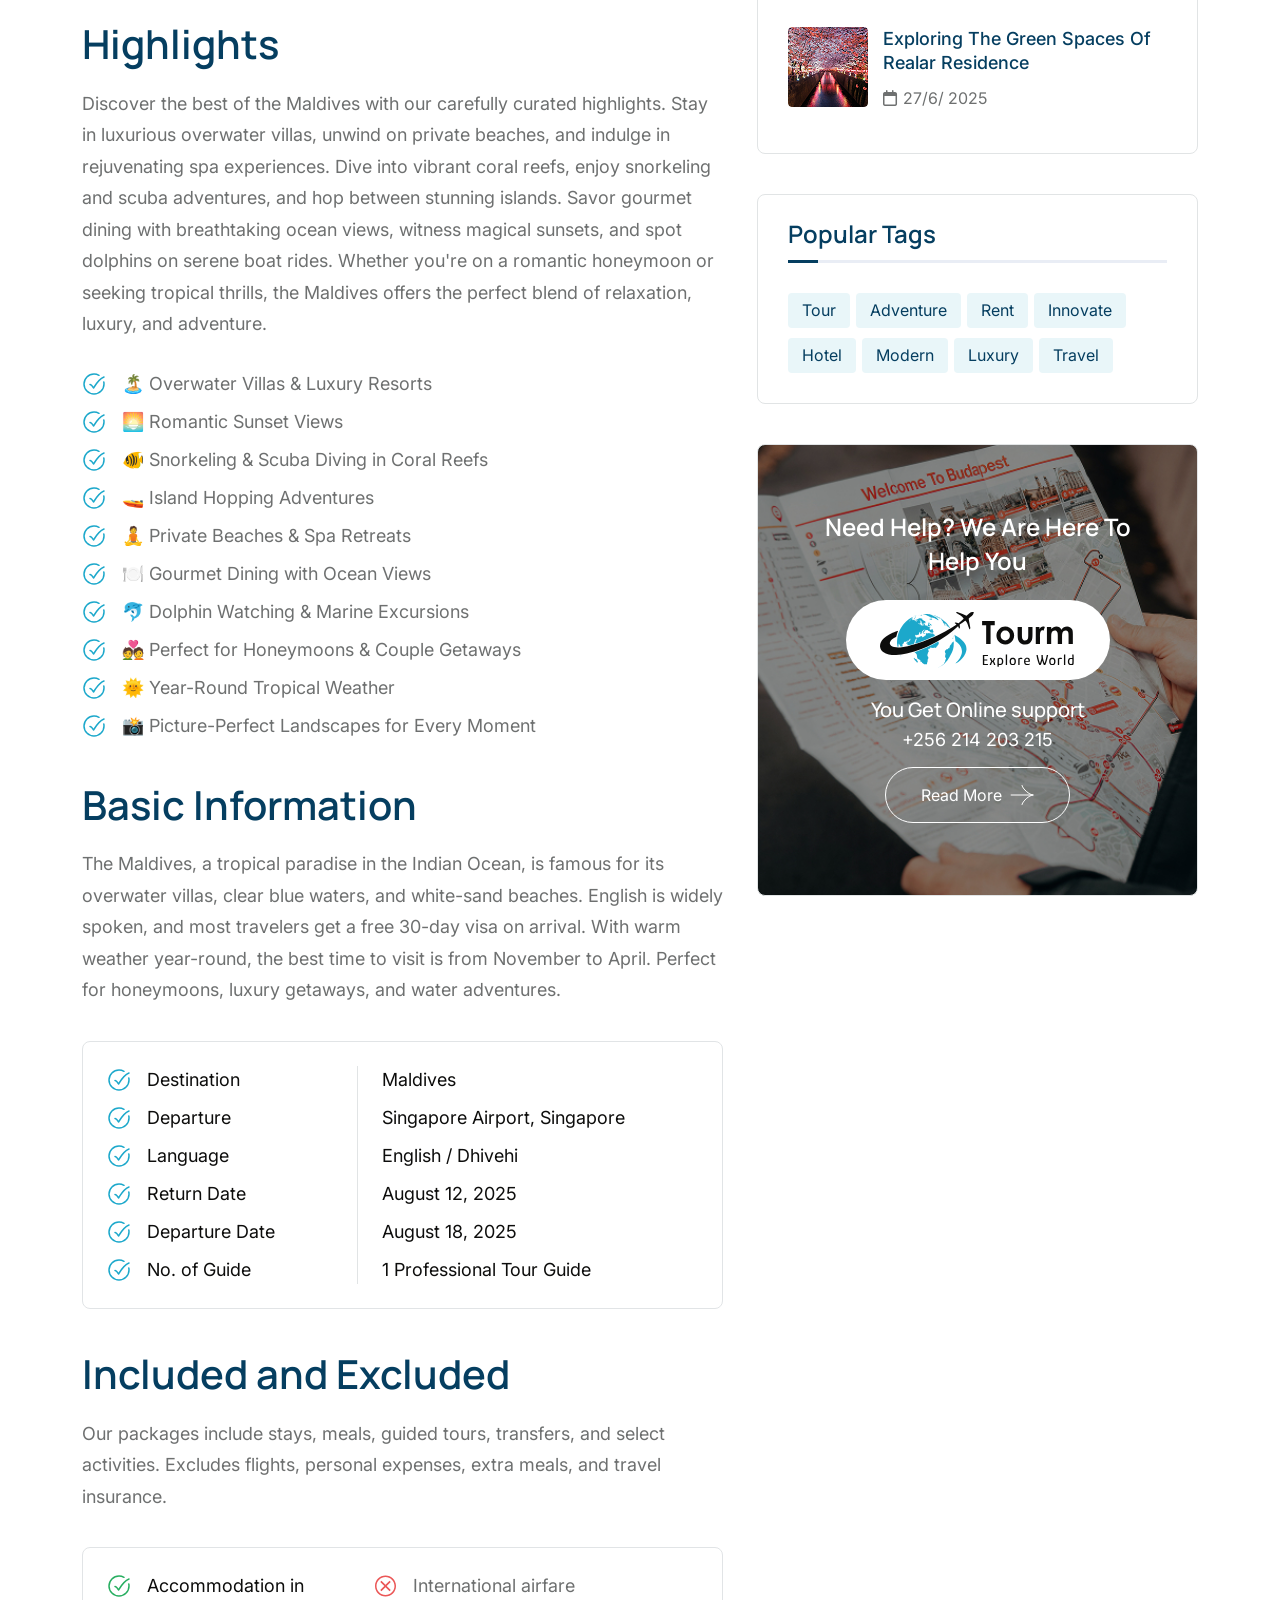
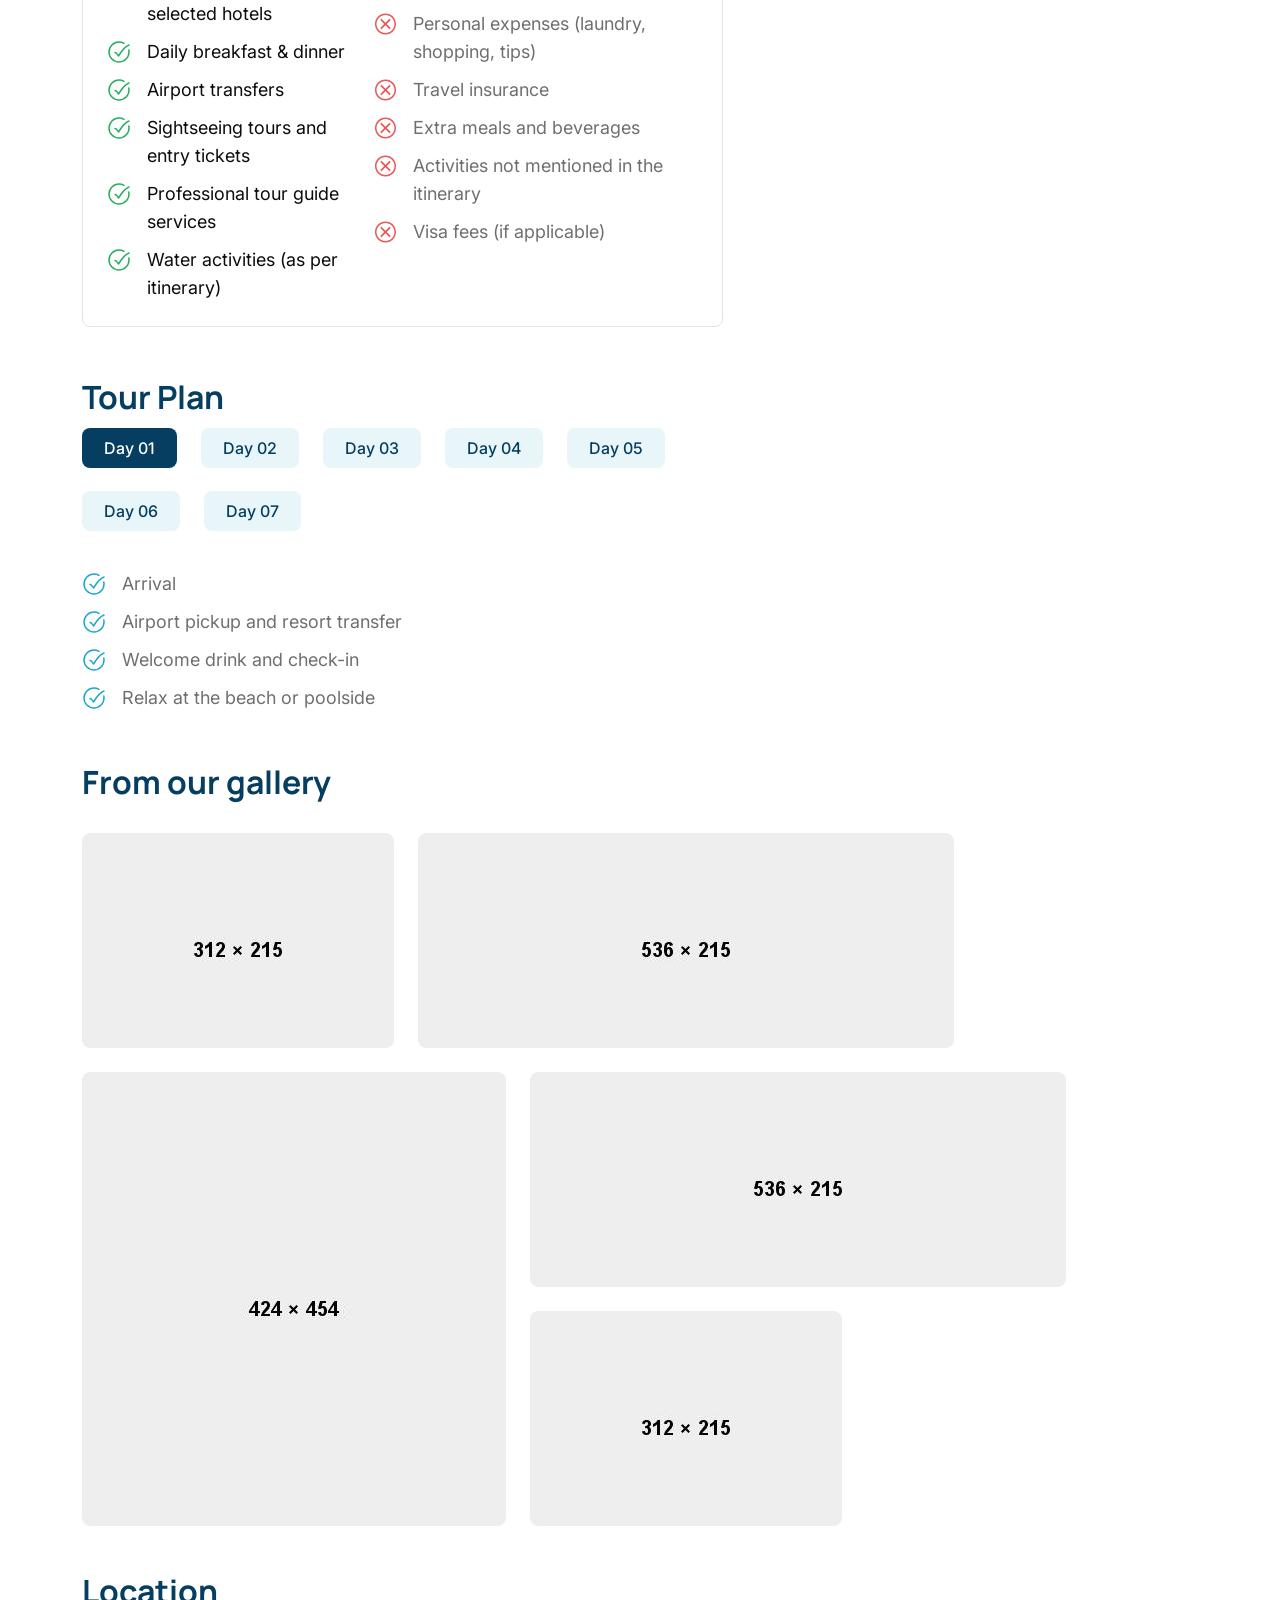
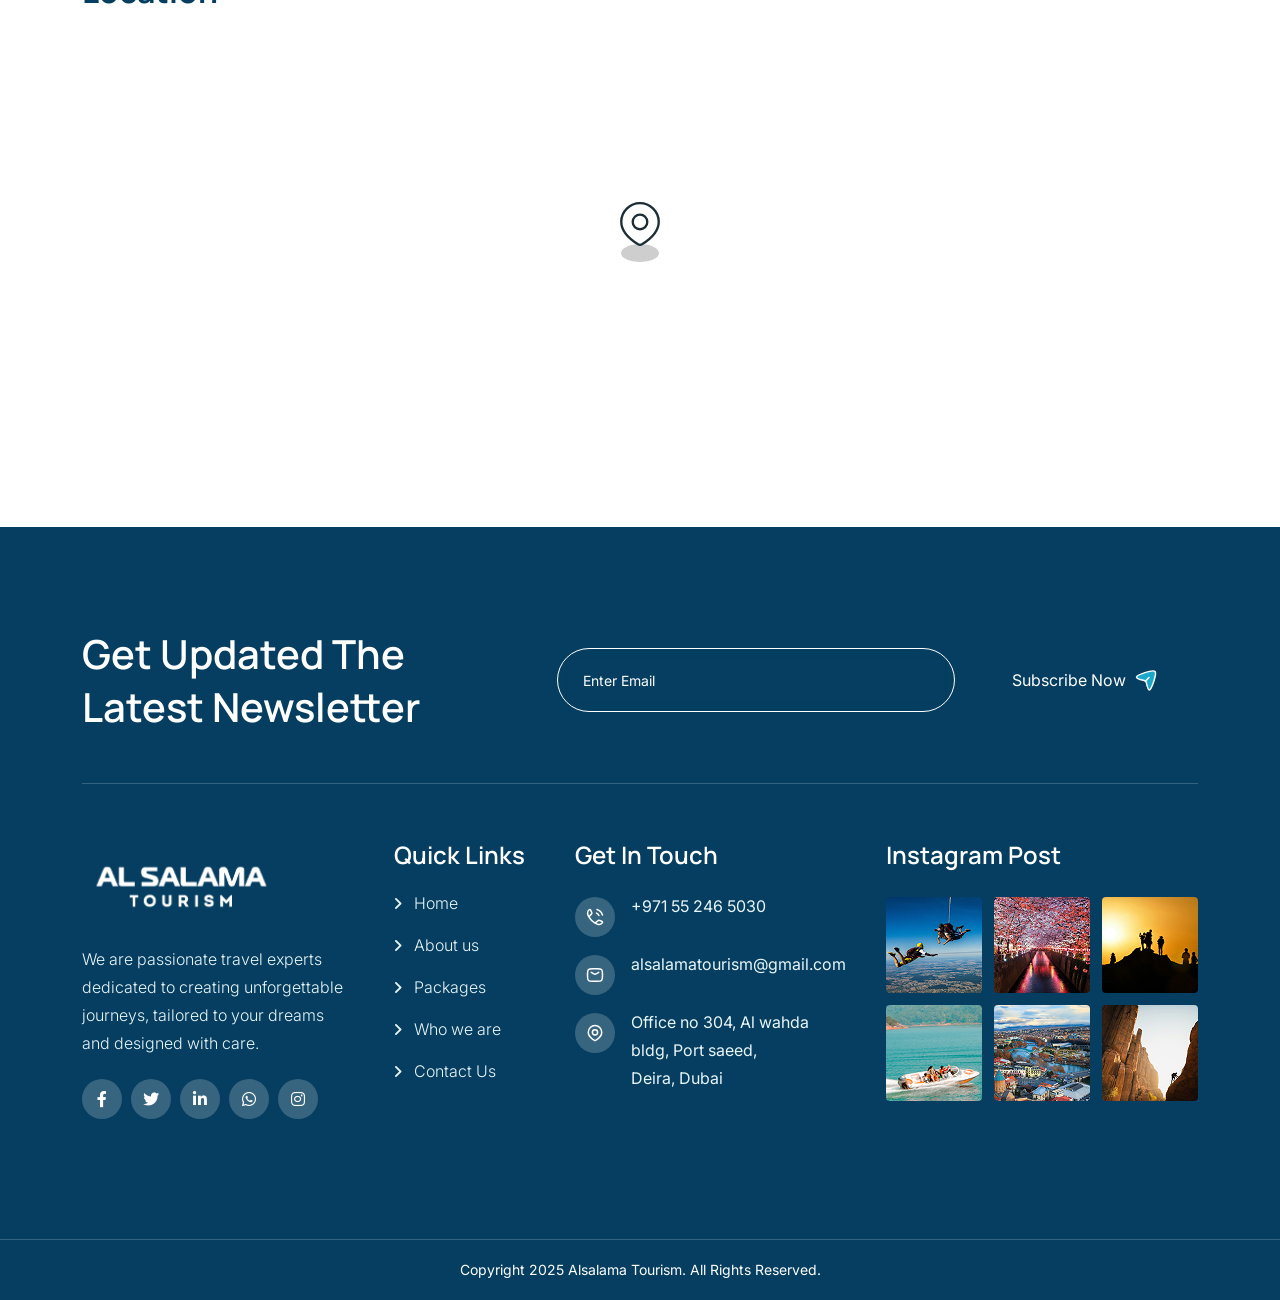
<file: tour-details.html>
<!doctype html>
<html class="no-js" lang="zxx">

<head>
    <meta charset="utf-8">
    <meta http-equiv="x-ua-compatible" content="ie=edge">
    <title>Alsalama Tourism</title>
    <meta name="author" content="Alsalama Tourism">
    <meta name="description" content="Alsalama Tourism">
    <meta name="keywords" content="Alsalama Tourism">
    <meta name="robots" content="INDEX,FOLLOW">

    <!-- Mobile Specific Metas -->
    <meta name="viewport" content="width=device-width, initial-scale=1, shrink-to-fit=no">

    <!-- Favicons - Place favicon.ico in the root directory -->
    <link rel="apple-touch-icon" sizes="57x57" href="assets/img/alsalama-favicon.png">
    <link rel="apple-touch-icon" sizes="60x60" href="assets/img/alsalama-favicon.png">
    <link rel="apple-touch-icon" sizes="72x72" href="assets/img/alsalama-favicon.png">
    <link rel="apple-touch-icon" sizes="76x76" href="assets/img/alsalama-favicon.png">
    <link rel="apple-touch-icon" sizes="114x114" href="assets/img/alsalama-favicon.png">
    <link rel="apple-touch-icon" sizes="120x120" href="assets/img/alsalama-favicon.png">
    <link rel="apple-touch-icon" sizes="144x144" href="assets/img/alsalama-favicon.png">
    <link rel="apple-touch-icon" sizes="152x152" href="assets/img/alsalama-favicon.png">
    <link rel="apple-touch-icon" sizes="180x180" href="assets/img/alsalama-favicon.png">
    <link rel="icon" type="image/png" sizes="192x192" href="assets/img/alsalama-favicon.png">
    <link rel="icon" type="image/png" sizes="32x32" href="assets/img/alsalama-favicon.png">
    <link rel="icon" type="image/png" sizes="96x96" href="assets/img/alsalama-favicon.png">
    <link rel="icon" type="image/png" sizes="16x16" href="assets/img/alsalama-favicon.png">
    <link rel="manifest" href="assets/img/alsalama-favicon.png">
    <meta name="msapplication-TileColor" content="#ffffff">
    <meta name="msapplication-TileImage" content="assets/img/alsalama-favicon.png">
    <meta name="theme-color" content="#ffffff">
    <!--==============================
	  Google Fonts
	============================== -->
    <link rel="preconnect" href="https://fonts.googleapis.com">
    <link rel="preconnect" href="https://fonts.gstatic.com" crossorigin>
    <link rel="preconnect" href="https://fonts.googleapis.com">
    <link rel="preconnect" href="https://fonts.gstatic.com" crossorigin>
    <link href="https://fonts.googleapis.com/css2?family=Inter:wght@100..900&family=Manrope:wght@200..800&family=Montez&display=swap" rel="stylesheet">

    <!--==============================
	    All CSS File
	============================== -->
    <!-- Bootstrap -->
    <link rel="stylesheet" href="assets/css/bootstrap.min.css">
    <!-- Fontawesome Icon -->
    <link rel="stylesheet" href="assets/css/fontawesome.min.css">
    <!-- Magnific Popup -->
    <link rel="stylesheet" href="assets/css/magnific-popup.min.css">

    <!-- Swiper css -->
    <link rel="stylesheet" href="assets/css/swiper-bundle.min.css">

    <!-- Theme Custom CSS -->
    <link rel="stylesheet" href="assets/css/style.css">

</head>

<body>

    <!--[if lte IE 9]>
    	<p class="browserupgrade">You are using an <strong>outdated</strong> browser. Please <a href="https://browsehappy.com/">upgrade your browser</a> to improve your experience and security.</p>
  	<![endif]-->


    <!--********************************
   		Code Start From Here 
	******************************** -->

    <div class="cursor-follower"></div>

    <!-- slider drag cursor -->
    <div class="slider-drag-cursor"><i class="fas fa-angle-left me-2"></i> DRAG <i class="fas fa-angle-right ms-2"></i>
    </div>


    <!--==============================
     Preloader
  ==============================-->
  <div id="preloader" class="preloader ">
    <!-- <button class="th-btn preloaderCls">Cancel Preloader </button> -->
    <div class="preloader-inner">
        <img src="assets/img/alsalama-favicon.png" alt="">
    </div>

    <div id="loader" class="th-preloader">
        <div class="animation-preloader">
            <div class="txt-loading">
                <span preloader-text="A" class="characters">A</span>

                <span preloader-text="L" class="characters">L</span>

                <span preloader-text="S" class="characters">S</span>

                <span preloader-text="A" class="characters">A</span>

                <span preloader-text="L" class="characters">L</span>
                <span preloader-text="A" class="characters">A</span>
                <span preloader-text="M" class="characters">M </span>
                <span preloader-text="A" class="characters">A</span>
            </div>
        </div>
    </div>

</div> <!--==============================
    Sidemenu
============================== -->
   
    <div class="popup-search-box">
        <button class="searchClose"><i class="fal fa-times"></i></button>
        <form action="#">
            <input type="text" placeholder="What are you looking for?">
            <button type="submit"><i class="fal fa-search"></i></button>
        </form>
    </div><!--==============================
    Mobile Menu
  ============================== -->
  <div class="th-menu-wrapper onepage-nav">
    <div class="th-menu-area text-center">
        <button class="th-menu-toggle"><i class="fal fa-times"></i></button>
        <div class="mobile-logo">
            <a href="index.html"><img src="assets/img/alsalama-logo.jpg" alt="Alsalama Logo"></a>
        </div>
        <div class="th-mobile-menu">
            <ul>
                <li><a href="index.html">Home</a></li>
                <li><a href="about.html">About Us</a></li>
                <li><a href="tour.html" >Packages</a></li>
                <li><a href="who-we-are.html">Who we are</a></li>
                <li><a href="contact.html">Contact us</a></li>
            </ul>
        </div>
    </div>
</div> <!--==============================
	Header Area
==============================-->
<header class="th-header header-layout1">
    <div class="header-top">
        <div class="container th-container">
            <div class="row justify-content-center justify-content-xl-between align-items-center">
                <div class="col-auto d-none d-md-block">
                    <div class="header-links">
                        <ul>
                            <li class="d-none d-xl-inline-block"><i class="fa-sharp fa-regular  fa-location-dot"></i>
                                <span>Office no 304, Al wahda bldg, Port Aaeed, Deira, Dubai</span>
                            </li>
                            <li class="d-none d-xl-inline-block"><i class="fa-regular fa-clock"></i>
                                <span>Sun to Friday: 8.00 am - 7.00 pm</span>
                            </li>
                        </ul>
                    </div>
                </div>
                <div class="col-auto">
                    <div class="header-right">
                       
                        <div class="header-links">
                            <ul>
                                <li class="d-none d-md-inline-block"><i class="fa-regular fa-phone"></i><span><a href="#"></a>+971 55 246 5030</span></a></li>
                                <li class="d-none d-md-inline-block"><i class="fa-regular fa-envelope"></i><span><a href="#"></a>alsalamatourism@gmail.com</span></a></li>
                            </ul>
                        </div>
                    </div>
                </div>
            </div>
        </div>
    </div>
    <div class="sticky-wrapper">
        <!-- Main Menu Area -->
        <div class="menu-area">
            <div class="container th-container">
                <div class="row align-items-center justify-content-between">
                    <div class="col-auto">
                        <div class="header-logo">
                            <a href="home-travel.html"><img src="assets/img/widget/alsalama white.png" alt="Alsalama Logo" width="200"></a>
                        </div>
                    </div>
                    <div class="col-auto me-xl-auto">
                        <nav class="main-menu d-none d-xl-inline-block">
                            <ul>
                                <li class="mega-menu-wrap">
                                    <a href="index.html">Home</a>
                                    
                                </li>
                                <li><a href="about.html">About Us</a></li>
                                <li><a href="tour.html">Packages</a></li>

                                <li><a href="who-we-are.html">Who we are</a></li>
                    
                                <li><a href="contact.html">Contact us</a></li>
                            </ul>
                        </nav>
                        <button type="button" class="th-menu-toggle d-block d-xl-none"><i class="far fa-bars"></i></button>
                    </div>
                    <div class="col-auto d-none d-xl-block">
                        <div class="header-button">
                            <a href="contact.html" class="th-btn style3 th-icon">Book Now</a>

                        </div>
                    </div>
                </div>
            </div>
            <div class="logo-bg" data-mask-src="assets/img/logo_bg_mask.png"></div>
        </div>
    </div>
</header>
    <!--==============================
    Breadcumb
============================== -->
    <div class="breadcumb-wrapper " data-bg-src="assets/img/bg/breadcumb-bg.jpg">
        <div class="container">
            <div class="breadcumb-content">
                <h1 class="breadcumb-title">Tour Details</h1>
                <ul class="breadcumb-menu">
                    <li><a href="home-travel.html">Home</a></li>
                    <li>Tour Details</li>
                </ul>
            </div>
        </div>
    </div><!--==============================
tour Area
==============================-->
    <section class="space">
        <div class="container">
            <div class="row">
                <div class="col-xxl-8 col-lg-7">
                    <div class="tour-page-single">
                        <div class="slider-area tour-slider1">
                            <div class="swiper th-slider mb-4" id="tourSlider4" data-slider-options='{"effect":"fade","loop":true,"thumbs":{"swiper":".tour-thumb-slider"},"autoplayDisableOnInteraction":"true"}'>
                                <div class="swiper-wrapper">
                                    <div class="swiper-slide">
                                        <div class="tour-slider-img">
                                            <img src="assets/img/tour/tour_inner_1.jpg" alt="img">
                                        </div>
                                    </div>
                                    <div class="swiper-slide">
                                        <div class="tour-slider-img">
                                            <img src="assets/img/tour/tour_inner_2.jpg" alt="img">
                                        </div>
                                    </div>
                                    <div class="swiper-slide">
                                        <div class="tour-slider-img">
                                            <img src="assets/img/tour/tour_inner_3.jpg" alt="img">
                                        </div>
                                    </div>

                                    <div class="swiper-slide">
                                        <div class="tour-slider-img">
                                            <img src="assets/img/tour/tour_inner_1.jpg" alt="img">
                                        </div>
                                    </div>
                                    <div class="swiper-slide">
                                        <div class="tour-slider-img">
                                            <img src="assets/img/tour/tour_inner_2.jpg" alt="img">
                                        </div>
                                    </div>
                                    <div class="swiper-slide">
                                        <div class="tour-slider-img">
                                            <img src="assets/img/tour/tour_inner_3.jpg" alt="img">
                                        </div>
                                    </div>
                                </div>
                            </div>
                            <div class="swiper th-slider tour-thumb-slider" data-slider-options='{"effect":"slide","loop":true,"breakpoints":{"0":{"slidesPerView":2},"576":{"slidesPerView":"2"},"768":{"slidesPerView":"3"},"992":{"slidesPerView":"3"},"1200":{"slidesPerView":"3"}},"autoplayDisableOnInteraction":"true"}'>
                                <div class="swiper-wrapper">
                                    <div class="swiper-slide">
                                        <div class="tour-slider-img">
                                            <img src="assets/img/tour/tour_inner_1.jpg" alt="Image">
                                        </div>
                                    </div>
                                    <div class="swiper-slide">
                                        <div class="tour-slider-img">
                                            <img src="assets/img/tour/tour_inner_2.jpg" alt="Image">
                                        </div>
                                    </div>
                                    <div class="swiper-slide">
                                        <div class="tour-slider-img">
                                            <img src="assets/img/tour/tour_inner_3.jpg" alt="Image">
                                        </div>
                                    </div>
                                    <div class="swiper-slide">
                                        <div class="tour-slider-img">
                                            <img src="assets/img/tour/tour_inner_1.jpg" alt="Image">
                                        </div>
                                    </div>
                                    <div class="swiper-slide">
                                        <div class="tour-slider-img">
                                            <img src="assets/img/tour/tour_inner_2.jpg" alt="Image">
                                        </div>
                                    </div>
                                    <div class="swiper-slide">
                                        <div class="tour-slider-img">
                                            <img src="assets/img/tour/tour_inner_3.jpg" alt="Image">
                                        </div>
                                    </div>
                                </div>
                            </div>

                            <button data-slider-prev="#tourSlider4" class="slider-arrow style3 slider-prev"><img src="assets/img/icon/hero-arrow-left.svg" alt=""></button>
                            <button data-slider-next="#tourSlider4" class="slider-arrow style3 slider-next"><img src="assets/img/icon/hero-arrow-right.svg" alt=""></button>
                        </div>
                        <div class="page-content">
                            <div class="page-meta mb-45">
                                <a class="page-tag" href="tour.html">Featured</a>
                                <span class="ratting"><i class="fa-sharp fa-solid fa-star"></i><span>4.8</span></span>
                            </div>
                            <h2 class="box-title">Experience Pure Paradise in the Maldives</h2>
                            <h4 class="tour-price"><span class="currency">$189,25</span>/Person</h4>
                            <p class="box-text mb-30">Enjoy the Maldives like never before—where luxury meets adventure and romance. Relax in overwater villas, dive into crystal-clear waters, and experience dreamy sunsets, island hopping, and world-class hospitality all in one unforgettable tropical escape.</p>
                           
                            <h2 class="box-title">Highlights</h2>
                            <p class="box-text mb-30">Discover the best of the Maldives with our carefully curated highlights. Stay in luxurious overwater villas, unwind on private beaches, and indulge in rejuvenating spa experiences. Dive into vibrant coral reefs, enjoy snorkeling and scuba adventures, and hop between stunning islands. Savor gourmet dining with breathtaking ocean views, witness magical sunsets, and spot dolphins on serene boat rides. Whether you're on a romantic honeymoon or seeking tropical thrills, the Maldives offers the perfect blend of relaxation, luxury, and adventure.</p>
                            <div class="checklist mb-50">
                                <ul>
                                    <li>🏝️ Overwater Villas & Luxury Resorts</li>
                                    <li>🌅 Romantic Sunset Views</li>
                                    <li>🐠 Snorkeling & Scuba Diving in Coral Reefs</li>
                                    <li>🚤 Island Hopping Adventures</li>
                                    <li>🧘 Private Beaches & Spa Retreats</li>
                                    <li>🍽️ Gourmet Dining with Ocean Views</li>
                                    <li>🐬 Dolphin Watching & Marine Excursions</li>
                                    <li>💑 Perfect for Honeymoons & Couple Getaways</li>
                                    <li>🌞 Year-Round Tropical Weather</li>
                                    <li>📸 Picture-Perfect Landscapes for Every Moment</li>
                                </ul>
                            </div>
                            <h2 class="box-title">Basic Information</h2>
                            <p class="blog-text mb-35">The Maldives, a tropical paradise in the Indian Ocean, is famous for its overwater villas, clear blue waters, and white-sand beaches. English is widely spoken, and most travelers get a free 30-day visa on arrival. With warm weather year-round, the best time to visit is from November to April. Perfect for honeymoons, luxury getaways, and water adventures.</p>
                            <div class="destination-checklist mb-50">
                                <div class="checklist style2">
                                    <ul>
                                        <li>Destination</li>
                                        <li>Departure</li>
                                        <li>Language</li>
                                        <li>Return Date</li>
                                        <li>Departure Date</li>
                                        <li>No. of Guide</li>
                                    </ul>
                                </div>
                                <div class="checklist style2">
                                    <ul>
                                        <li>Maldives</li>
                                        <li>Singapore Airport, Singapore</li>
                                        <li>English / Dhivehi</li>
                                        <li>August 12, 2025</li>
                                        <li>August 18, 2025</li>
                                        <li>1 Professional Tour Guide</li>
                                    </ul>
                                </div>
                            </div>
                            <h2 class="box-title">Included and Excluded</h2>
                            <p class="blog-text mb-35">Our packages include stays, meals, guided tours, transfers, and select activities. Excludes flights, personal expenses, extra meals, and travel insurance.</p>
                            <div class="destination-checklist">
                                <div class="checklist style2 style4">
                                    <ul>
                                        <li>Accommodation in selected hotels</li>
                                        <li>Daily breakfast & dinner</li>
                                        <li>Airport transfers</li>
                                        <li>Sightseeing tours and entry tickets</li>
                                        <li>Professional tour guide services</li>
                                        <li>Water activities (as per itinerary)</li>
                                    </ul>
                                </div>
                                <div class="checklist style5">
                                    <ul>
                                        <li>International airfare</li>
                                        <li>Personal expenses (laundry, shopping, tips)</li>
                                        <li>Travel insurance</li>
                                        <li>Extra meals and beverages</li>
                                        <li>Activities not mentioned in the itinerary</li>
                                        <li>Visa fees (if applicable)</li>
                                    </ul>
                                </div>
                            </div>
                            <h3 class="page-title mt-50 mb-0">Tour Plan</h3>
                            <ul class="nav nav-tabs tour-tab mt-10" role="tablist">
                                <li class="nav-item" role="presentation">
                                    <button class="nav-link active" id="day-tab1" data-bs-toggle="tab" data-bs-target="#day-tab1-pane" type="button" role="tab" aria-controls="day-tab1-pane" aria-selected="true">Day 01</button>
                                </li>
                                <li class="nav-item" role="presentation">
                                    <button class="nav-link" id="day-tab2" data-bs-toggle="tab" data-bs-target="#day-tab2-pane" type="button" role="tab" aria-controls="day-tab2-pane" aria-selected="false">Day 02</button>
                                </li>
                                <li class="nav-item" role="presentation">
                                    <button class="nav-link" id="day-tab3" data-bs-toggle="tab" data-bs-target="#day-tab3-pane" type="button" role="tab" aria-controls="day-tab3-pane" aria-selected="false">Day 03</button>
                                </li>
                                <li class="nav-item" role="presentation">
                                    <button class="nav-link" id="day-tab4" data-bs-toggle="tab" data-bs-target="#day-tab4-pane" type="button" role="tab" aria-controls="day-tab4-pane" aria-selected="false">Day 04 </button>
                                </li>
                                <li class="nav-item" role="presentation">
                                    <button class="nav-link" id="day-tab5" data-bs-toggle="tab" data-bs-target="#day-tab5-pane" type="button" role="tab" aria-controls="day-tab5-pane" aria-selected="false">Day 05 </button>
                                </li>
                                <li class="nav-item" role="presentation">
                                    <button class="nav-link" id="day-tab6" data-bs-toggle="tab" data-bs-target="#day-tab6-pane" type="button" role="tab" aria-controls="day-tab6-pane" aria-selected="false">Day 06 </button>
                                </li>
                                <li class="nav-item" role="presentation">
                                    <button class="nav-link" id="day-tab7" data-bs-toggle="tab" data-bs-target="#day-tab7-pane" type="button" role="tab" aria-controls="day-tab7-pane" aria-selected="false">Day 07 </button>
                                </li>
                            </ul>
                            <div class="tab-content">
                                <div class="tab-pane fade show active" id="day-tab1-pane" role="tabpanel" aria-labelledby="day-tab1" tabindex="0">
                                    <div class="tour-grid-plan">
                                        <div class="checklist">
                                            <ul>
                                                <li>Arrival</li>
                                                <li>Airport pickup and resort transfer</li>
                                                <li>Welcome drink and check-in</li>
                                                <li>Relax at the beach or poolside</li>
                                                
                                            </ul>
                                        </div>
                                    </div>
                                </div>
                                <div class="tab-pane fade" id="day-tab2-pane" role="tabpanel" aria-labelledby="day-tab2" tabindex="0">
                                    <div class="tour-grid-plan">
                                        <div class="checklist">
                                            <ul>
                                                <li>Island Tour & Snorkeling</li>
                                                <li>Guided island exploration</li>
                                                <li>Snorkeling in coral reefs</li>
                                                <li>Evening beachside dinner</li>
                                            </ul>
                                        </div>
                                    </div>
                                </div>
                                <div class="tab-pane fade" id="day-tab3-pane" role="tabpanel" aria-labelledby="day-tab3" tabindex="0">
                                    <div class="tour-grid-plan">
                                        <div class="checklist">
                                            <ul>
                                                <li>Water Sports Day</li>
                                                <li>Jet skiing, kayaking, or paddleboarding</li>
                                                <li>Sunset cruise experience</li>
                                            </ul>
                                        </div>
                                    </div>
                                </div>
                                <div class="tab-pane fade" id="day-tab4-pane" role="tabpanel" aria-labelledby="day-tab4" tabindex="0">
                                    <div class="tour-grid-plan">
                                        <div class="checklist">
                                            <ul>
                                                <li>Water Sports Day</li>
                                                <li>Jet skiing, kayaking, or paddleboarding</li>
                                                <li>Sunset cruise experience</li>
                                            </ul>
                                        </div>
                                    </div>
                                </div>
                                <div class="tab-pane fade" id="day-tab5-pane" role="tabpanel" aria-labelledby="day-tab5" tabindex="0">
                                    <div class="tour-grid-plan">
                                        <div class="checklist">
                                            <ul>
                                                <li>Spa & Relaxation</li>
                                                <li>Traditional spa treatments</li>
                                                <li>Yoga or meditation session</li>
                                                <li>Leisure time at the resort</li>
                                            </ul>
                                        </div>
                                    </div>
                                </div>
                                <div class="tab-pane fade" id="day-tab6-pane" role="tabpanel" aria-labelledby="day-tab6" tabindex="0">
                                    <div class="tour-grid-plan">
                                        <div class="checklist">
                                            <ul>
                                                <li>Dolphin Cruise & Sandbank Picnic</li>
                                                <li>Morning dolphin watching</li>
                                                <li>Picnic on a private sandbank</li>
                                                <li>Swimming and sunbathing</li>
                                            </ul>
                                        </div>
                                    </div>
                                </div>
                                <div class="tab-pane fade" id="day-tab7-pane" role="tabpanel" aria-labelledby="day-tab7" tabindex="0">
                                    <div class="tour-grid-plan">
                                        <div class="checklist">
                                            <ul>
                                                <li>Local Island Visit</li>
                                                <li>Visit to a local village</li>
                                                <li>Cultural interaction & shopping</li>
                                                <li>Enjoy local Maldivian cuisine</li>
                                                <li>Departure</li>
                                                <li>Breakfast at the resort</li>
                                                <li>Check-out and airport transfer</li>
                                            </ul>
                                        </div>
                                    </div>
                                </div>
                            </div>
                        </div>

                    </div>
                </div>
                <div class="col-xxl-4 col-lg-5">
                    <aside class="sidebar-area">
                        <div class="widget widget_search  ">
                            <form class="search-form">
                                <input type="text" placeholder="Search" >
                                <button type="submit"><i class="far fa-search"></i></button>
                            </form>
                        </div>
                        <div class="widget widget_categories  ">
                            <h3 class="widget_title">Categories</h3>
                            <ul>
                                <li>
                                    <a href="blog.html"><img src="assets/img/theme-img/map.svg" alt="">City Tour</a>
                                    <span>(8)</span>
                                </li>
                                <li>
                                    <a href="blog.html"><img src="assets/img/theme-img/map.svg" alt="">Beach Tours</a>
                                    <span>(6)</span>
                                </li>
                                <li>
                                    <a href="blog.html"><img src="assets/img/theme-img/map.svg" alt="">Wildlife Tours</a>
                                    <span>(2)</span>
                                </li>
                                <li>
                                    <a href="blog.html"><img src="assets/img/theme-img/map.svg" alt="">News & Tips</a>
                                    <span>(7)</span>
                                </li>
                                <li>
                                    <a href="blog.html"><img src="assets/img/theme-img/map.svg" alt="">Adventure Tours</a>
                                    <span>(9)</span>
                                </li>
                                <li>
                                    <a href="blog.html"><img src="assets/img/theme-img/map.svg" alt="">Mountain Tours</a>
                                    <span>(10)</span>
                                </li>
                            </ul>
                        </div>
                        <div class="widget  ">
                            <h3 class="widget_title">Recent Posts</h3>
                            <div class="recent-post-wrap">
                                <div class="recent-post">
                                    <div class="media-img">
                                        <a href="blog-details.html"><img src="assets/img/blog/recent-post-1-1.jpg" alt="Blog Image"></a>
                                    </div>
                                    <div class="media-body">
                                        <h4 class="post-title"><a class="text-inherit" href="blog-details.html">Exploring The Green Spaces Of the island maldives</a></h4>
                                        <div class="recent-post-meta">
                                            <a href="blog.html"><i class="fa-regular fa-calendar"></i>22/6/ 2025</a>
                                        </div>
                                    </div>
                                </div>
                                <div class="recent-post">
                                    <div class="media-img">
                                        <a href="blog-details.html"><img src="assets/img/blog/recent-post-1-2.jpg" alt="Blog Image"></a>
                                    </div>
                                    <div class="media-body">
                                        <h4 class="post-title"><a class="text-inherit" href="blog-details.html">Harmony With Nature Of Belgium Tour and travle</a></h4>
                                        <div class="recent-post-meta">
                                            <a href="blog.html"><i class="fa-regular fa-calendar"></i>25/6/ 2025</a>
                                        </div>

                                    </div>
                                </div>
                                <div class="recent-post">
                                    <div class="media-img">
                                        <a href="blog-details.html"><img src="assets/img/blog/recent-post-1-3.jpg" alt="Blog Image"></a>
                                    </div>
                                    <div class="media-body">
                                        <h4 class="post-title"><a class="text-inherit" href="blog-details.html">Exploring The Green Spaces Of Realar Residence</a></h4>
                                        <div class="recent-post-meta">
                                            <a href="blog.html"><i class="fa-regular fa-calendar"></i>27/6/ 2025</a>
                                        </div>
                                    </div>
                                </div>
                            </div>
                        </div>
                        <div class="widget widget_tag_cloud  ">
                            <h3 class="widget_title">Popular Tags</h3>
                            <div class="tagcloud">
                                <a href="blog.html">Tour</a>
                                <a href="blog.html">Adventure</a>
                                <a href="blog.html">Rent</a>
                                <a href="blog.html">Innovate</a>
                                <a href="blog.html">Hotel</a>
                                <a href="blog.html">Modern</a>
                                <a href="blog.html">Luxury</a>
                                <a href="blog.html">Travel</a>
                            </div>
                        </div>
                        <div class="widget widget_offer  " data-bg-src="assets/img/bg/widget_bg_1.jpg">
                            <div class="offer-banner">
                                <div class="offer">
                                    <h6 class="box-title">Need Help? We Are Here To Help You</h6>
                                    <div class="banner-logo">
                                        <img src="assets/img/logo2.svg" alt="Tourm">
                                    </div>
                                    <div class="offer">
                                        <h6 class="offer-title">You Get Online support</h6>
                                        <a class="offter-num" href="+256214203215">+256 214 203 215</a>
                                    </div>
                                    <a href="contact.html" class="th-btn style2 th-icon">Read More</a>
                                </div>
                            </div>
                        </div>
                        
                    </aside>
                </div>

            </div>
            <div class="tour-gallery-wrapper">
                <h3 class="page-title mt-50 mb-30">From our gallery</h3>
                <div class="row gy-4 gallery-row filter-active">
                    <div class="col-md-6 col-xl-auto filter-item">
                        <div class="tour-gallery-card">
                            <div class="gallery-img global-img">
                                <img src="assets/img/gallery/gallery_5_1.jpg" alt="gallery image">
                                <a href="assets/img/gallery/gallery_5_1.jpg" class="icon-btn popup-image"><i class="fal fa-magnifying-glass-plus"></i></a>
                            </div>
                        </div>
                    </div>
                    <div class="col-md-6 col-xl-auto filter-item">
                        <div class="tour-gallery-card">
                            <div class="gallery-img global-img">
                                <img src="assets/img/gallery/gallery_5_2.jpg" alt="gallery image">
                                <a href="assets/img/gallery/gallery_5_2.jpg" class="icon-btn popup-image"><i class="fal fa-magnifying-glass-plus"></i></a>
                            </div>
                        </div>
                    </div>
                    <div class="col-md-6 col-xl-auto filter-item">
                        <div class="tour-gallery-card">
                            <div class="gallery-img global-img">
                                <img src="assets/img/gallery/gallery_5_3.jpg" alt="gallery image">
                                <a href="assets/img/gallery/gallery_5_3.jpg" class="icon-btn popup-image"><i class="fal fa-magnifying-glass-plus"></i></a>
                            </div>
                        </div>
                    </div>
                    <div class="col-md-6 col-xl-auto filter-item">
                        <div class="tour-gallery-card">
                            <div class="gallery-img global-img">
                                <img src="assets/img/gallery/gallery_5_4.jpg" alt="gallery image">
                                <a href="assets/img/gallery/gallery_5_4.jpg" class="icon-btn popup-image"><i class="fal fa-magnifying-glass-plus"></i></a>
                            </div>
                        </div>
                    </div>
                    <div class="col-md-6 col-xl-auto filter-item">
                        <div class="tour-gallery-card">
                            <div class="gallery-img global-img">
                                <img src="assets/img/gallery/gallery_5_5.jpg" alt="gallery image">
                                <a href="assets/img/gallery/gallery_5_5.jpg" class="icon-btn popup-image"><i class="fal fa-magnifying-glass-plus"></i></a>
                            </div>
                        </div>
                    </div>
                </div>
            </div>
            <div class="location-map">
                <h3 class="page-title mt-45 mb-30">Location</h3>
                <div class="contact-map style3">
                    <iframe src="https://www.google.com/maps/embed?pb=!1m18!1m12!1m3!1d3644.7310056272386!2d89.2286059153658!3d24.00527418490799!2m3!1f0!2f0!3f0!3m2!1i1024!2i768!4f13.1!3m3!1m2!1s0x39fe9b97badc6151%3A0x30b048c9fb2129bc!2sAngfuztheme!5e0!3m2!1sen!2sbd!4v1651028958211!5m2!1sen!2sbd" allowfullscreen="" loading="lazy"></iframe>
                    <div class="contact-icon">
                        <img src="assets/img/icon/location-dot3.svg" alt="">
                    </div>
                </div>
            </div>
            <div class="shape-mockup about-shape movingX d-none d-xxl-block" data-bottom="40%" data-right="0%">
                <img src="assets/img/normal/about-slide-img.png" alt="shape">
            </div>
            <div class="shape-mockup about-rating d-none d-xxl-block" data-bottom="48%" data-right="-12%">
                <i class="fa-sharp fa-solid fa-star"></i><span>4.9k</span>
            </div>
            <div class="shape-mockup about-emoji d-none d-xxl-block" data-bottom="45%" data-right="20%"><img src="assets/img/icon/emoji.png" alt="">
            </div>
            <div class="shape-mockup shape1 d-none d-xxl-block" data-bottom="55%" data-right="-12%">
                <img src="assets/img/shape/shape_1.png" alt="shape">
            </div>
            <div class="shape-mockup shape2 d-none d-xl-block" data-bottom="51%" data-right="-8%">
                <img src="assets/img/shape/shape_2.png" alt="shape">
            </div>
            <div class="shape-mockup shape3 d-none d-xxl-block" data-bottom="53%" data-right="-5%">
                <img src="assets/img/shape/shape_3.png" alt="shape">
            </div>
        </div>

    </section><!--==============================
	Footer Area
==============================-->
<footer class="footer-wrapper bg-title footer-layout2">
    <div class="widget-area">
        <div class="container">
            <div class="newsletter-area">
                <div class="newsletter-top">
                    <div class="row gy-4 align-items-center">
                        <div class="col-lg-5">
                            <h2 class="newsletter-title text-white text-capitalize mb-0">get updated the latest
                                newsletter</h2>
                        </div>
                        <div class="col-lg-7">
                            <form class="newsletter-form style2">
                                <input class="form-control " type="email" placeholder="Enter Email" required="">
                                <button type="submit" class="th-btn style1">Subscribe Now <img src="assets/img/icon/plane2.svg" alt=""></button>
                            </form>
                        </div>
                    </div>
                </div>
            </div>
            <div class="row justify-content-between">
                <div class="col-md-6 col-xl-3">
                    <div class="widget footer-widget">
                        <div class="th-widget-about">
                            <div class="about-logo">
                                <a href="index.html"><img src="assets/img/widget/alsalama white.png" alt="Alsalama Logo" width="200"></a>
                            </div>
                            <p class="about-text">We are passionate travel experts dedicated to creating unforgettable journeys, tailored to your dreams and designed with care.</p>
                            <div class="th-social">
                                <a href="https://www.facebook.com/"><i class="fab fa-facebook-f"></i></a>
                                <a href="https://www.twitter.com/"><i class="fab fa-twitter"></i></a>
                                <a href="https://www.linkedin.com/"><i class="fab fa-linkedin-in"></i></a>
                                <a href="https://www.whatsapp.com/"><i class="fab fa-whatsapp"></i></a>
                                <a href="https://instagram.com/"><i class="fab fa-instagram"></i></a>
                            </div>
                        </div>
                    </div>
                </div>
                <div class="col-md-6 col-xl-auto">
                    <div class="widget widget_nav_menu footer-widget">
                        <h3 class="widget_title">Quick Links</h3>
                        <div class="menu-all-pages-container">
                            <ul class="menu">

                                <li><a href="index.html">Home</a></li>
                                <li><a href="about.html">About us</a></li>
                                <li><a href="tour.html">Packages</a></li>
                                <li><a href="who-we-are.html">Who we are</a></li>
                                <li><a href="contact.html">Contact Us</a></li>
                            </ul>
                        </div>
                    </div>
                </div>
                <div class="col-md-6 col-xl-auto">
                    <div class="widget footer-widget">
                        <h3 class="widget_title">Get In Touch</h3>
                        <div class="th-widget-contact">
                            <div class="info-box_text">
                                <div class="icon">
                                    <img src="assets/img/icon/phone.svg" alt="img">
                                </div>
                                <div class="details">
                                    <p><a href="tel:+971 55 246 5030" class="info-box_link">+971 55 246 5030</a></p>
                                    <!-- <p><a href="tel:+09876543210" class="info-box_link">+09 876 543 210</a></p> -->
                                </div>
                            </div>
                            <div class="info-box_text">
                                <div class="icon">
                                    <img src="assets/img/icon/envelope.svg" alt="img">
                                </div>
                                <div class="details">
                                    <p><a href="alsalamatourism@gmail.com" class="info-box_link">alsalamatourism@gmail.com</a></p>
                                    <!-- <p><a href="mailto:support24@tourm.com" class="info-box_link">support24@tourm.com</a></p> -->
                                </div>
                            </div>
                            <div class="info-box_text">
                                <div class="icon"><img src="assets/img/icon/location-dot.svg" alt="img"></div>
                                <div class="details">
                                    <p>Office no 304, Al wahda bldg, Port saeed,<br>Deira, Dubai</p>
                                </div>
                            </div>
                        </div>
                    </div>
                </div>
                <div class="col-md-6 col-xl-auto">
                    <div class="widget footer-widget">
                        <h3 class="widget_title">Instagram Post</h3>
                        <div class="sidebar-gallery">
                            <div class="gallery-thumb">
                                <img src="assets/img/widget/gallery_1_1.jpg" alt="Gallery Image">
                                <a target="_blank" href="https://www.instagram.com/" class="gallery-btn"><i class="fab fa-instagram"></i></a>
                            </div>
                            <div class="gallery-thumb">
                                <img src="assets/img/widget/gallery_1_2.jpg" alt="Gallery Image">
                                <a target="_blank" href="https://www.instagram.com/" class="gallery-btn"><i class="fab fa-instagram"></i></a>
                            </div>
                            <div class="gallery-thumb">
                                <img src="assets/img/widget/gallery_1_3.jpg" alt="Gallery Image">
                                <a target="_blank" href="https://www.instagram.com/" class="gallery-btn"><i class="fab fa-instagram"></i></a>
                            </div>
                            <div class="gallery-thumb">
                                <img src="assets/img/widget/gallery_1_4.jpg" alt="Gallery Image">
                                <a target="_blank" href="https://www.instagram.com/" class="gallery-btn"><i class="fab fa-instagram"></i></a>
                            </div>
                            <div class="gallery-thumb">
                                <img src="assets/img/widget/gallery_1_5.jpg" alt="Gallery Image">
                                <a target="_blank" href="https://www.instagram.com/" class="gallery-btn"><i class="fab fa-instagram"></i></a>
                            </div>
                            <div class="gallery-thumb">
                                <img src="assets/img/widget/gallery_1_6.jpg" alt="Gallery Image">
                                <a target="_blank" href="https://www.instagram.com/" class="gallery-btn"><i class="fab fa-instagram"></i></a>
                            </div>
                        </div>
                    </div>
                </div>
            </div>
        </div>
    </div>
    <div class="copyright-wrap">
        <div class="container">
            <div class="row justify-content-between align-items-center">
                <div class="col-md-12 text-center">
                    <p class="copyright-text">Copyright 2025 <a href="index.html">Alsalama Tourism</a>. All Rights Reserved.</p>
                </div>
               
            </div>

        </div>
    </div>
    <div class="shape-mockup movingX d-none d-xxl-block" data-top="24%" data-left="5%">
        <img src="assets/img/shape/shape_8.png" alt="shape">
    </div>
</footer>

    <!--********************************
			Code End  Here 
	******************************** -->

    <!-- Scroll To Top -->
    <div class="scroll-top">
        <svg class="progress-circle svg-content" width="100%" height="100%" viewBox="-1 -1 102 102">
            <path d="M50,1 a49,49 0 0,1 0,98 a49,49 0 0,1 0,-98" style="transition: stroke-dashoffset 10ms linear 0s; stroke-dasharray: 307.919, 307.919; stroke-dashoffset: 307.919;">
            </path>
        </svg>
    </div>
    <!--==============================
modal Area  
==============================-->
    <div id="login-form" class="popup-login-register mfp-hide">
        <ul class="nav" id="pills-tab" role="tablist">
            <li class="nav-item" role="presentation">
                <button class="nav-menu" id="pills-home-tab" data-bs-toggle="pill" data-bs-target="#pills-home" type="button" role="tab" aria-controls="pills-home" aria-selected="false">Login</button>
            </li>
            <li class="nav-item" role="presentation">
                <button class="nav-menu active" id="pills-profile-tab" data-bs-toggle="pill" data-bs-target="#pills-profile" type="button" role="tab" aria-controls="pills-profile" aria-selected="true">Register</button>
            </li>
        </ul>
        <div class="tab-content" id="pills-tabContent">
            <div class="tab-pane fade" id="pills-home" role="tabpanel" aria-labelledby="pills-home-tab">
                <h3 class="box-title mb-30">Sign in to your account</h3>
                <div class="th-login-form">
                    <form action="mail.php" method="POST" class="login-form ajax-contact">
                        <div class="row">
                            <div class="form-group col-12">
                                <label>Username or email</label>
                                <input type="text" class="form-control" name="email" id="email" required="required">
                            </div>
                            <div class="form-group col-12">
                                <label>Password</label>
                                <input type="password" class="form-control" name="pasword" id="pasword" required="required">
                            </div>

                            <div class="form-btn mb-20 col-12">
                                <button class="th-btn btn-fw th-radius2 ">Send Message</button>
                            </div>
                        </div>
                        <div id="forgot_url">
                            <a href="my-account.html">Forgot password?</a>
                        </div>
                        <p class="form-messages mb-0 mt-3"></p>
                    </form>
                </div>
            </div>
            <div class="tab-pane fade active show" id="pills-profile" role="tabpanel" aria-labelledby="pills-profile-tab">
                <h3 class="th-form-title mb-30">Sign in to your account</h3>
                <form action="mail.php" method="POST" class="login-form ajax-contact">
                    <div class="row">
                        <div class="form-group col-12">
                            <label>Username*</label>
                            <input type="text" class="form-control" name="usename" id="usename" required="required">
                        </div>
                        <div class="form-group col-12">
                            <label>First name*</label>
                            <input type="text" class="form-control" name="firstname" id="firstname" required="required">
                        </div>
                        <div class="form-group col-12">
                            <label>Last name*</label>
                            <input type="text" class="form-control" name="lastname" id="lastname" required="required">
                        </div>
                        <div class="form-group col-12">
                            <label for="new_email">Your email*</label>
                            <input type="text" class="form-control" name="new_email" id="new_email" required="required">
                        </div>
                        <div class="form-group col-12">
                            <label for="new_email_confirm">Confirm email*</label>
                            <input type="text" class="form-control" name="new_email_confirm" id="new_email_confirm" required="required">
                        </div>
                        <div class="statement">
                            <span class="register-notes">A password will be emailed to you.</span>
                        </div>

                        <div class="form-btn mt-20 col-12">
                            <button class="th-btn btn-fw th-radius2 ">Sign up</button>
                        </div>
                    </div>
                    <p class="form-messages mb-0 mt-3"></p>
                </form>
            </div>
        </div>
    </div>

    <!--==============================
    All Js File
============================== -->
    <!-- Jquery -->
    <!-- Jquery -->
    <script src="assets/js/vendor/jquery-3.6.0.min.js"></script>
    <!-- Swiper Js -->
    <script src="assets/js/swiper-bundle.min.js"></script>
    <!-- Bootstrap -->
    <script src="assets/js/bootstrap.min.js"></script>
    <!-- Magnific Popup -->
    <script src="assets/js/jquery.magnific-popup.min.js"></script>
    <!-- Counter Up -->
    <script src="assets/js/jquery.counterup.min.js"></script>
    <!-- Range Slider -->
    <script src="assets/js/jquery-ui.min.js"></script>
    <!-- imagesloaded -->
    <script src="assets/js/imagesloaded.pkgd.min.js"></script>
    <!-- isotope -->
    <script src="assets/js/isotope.pkgd.min.js"></script>
    <!-- gsap -->
    <script src="assets/js/gsap.min.js"></script>

    <!-- circle-progress -->
    <script src="assets/js/circle-progress.js"></script>

    <script src="assets/js/matter.min.js"></script>
    <script src="assets/js/matterjs-custom.js"></script>


    <!-- nice select -->
    <script src="assets/js/nice-select.min.js"></script>

    <!-- Main Js File -->
    <script src="assets/js/main.js"></script>
</body>

</html>
</file>
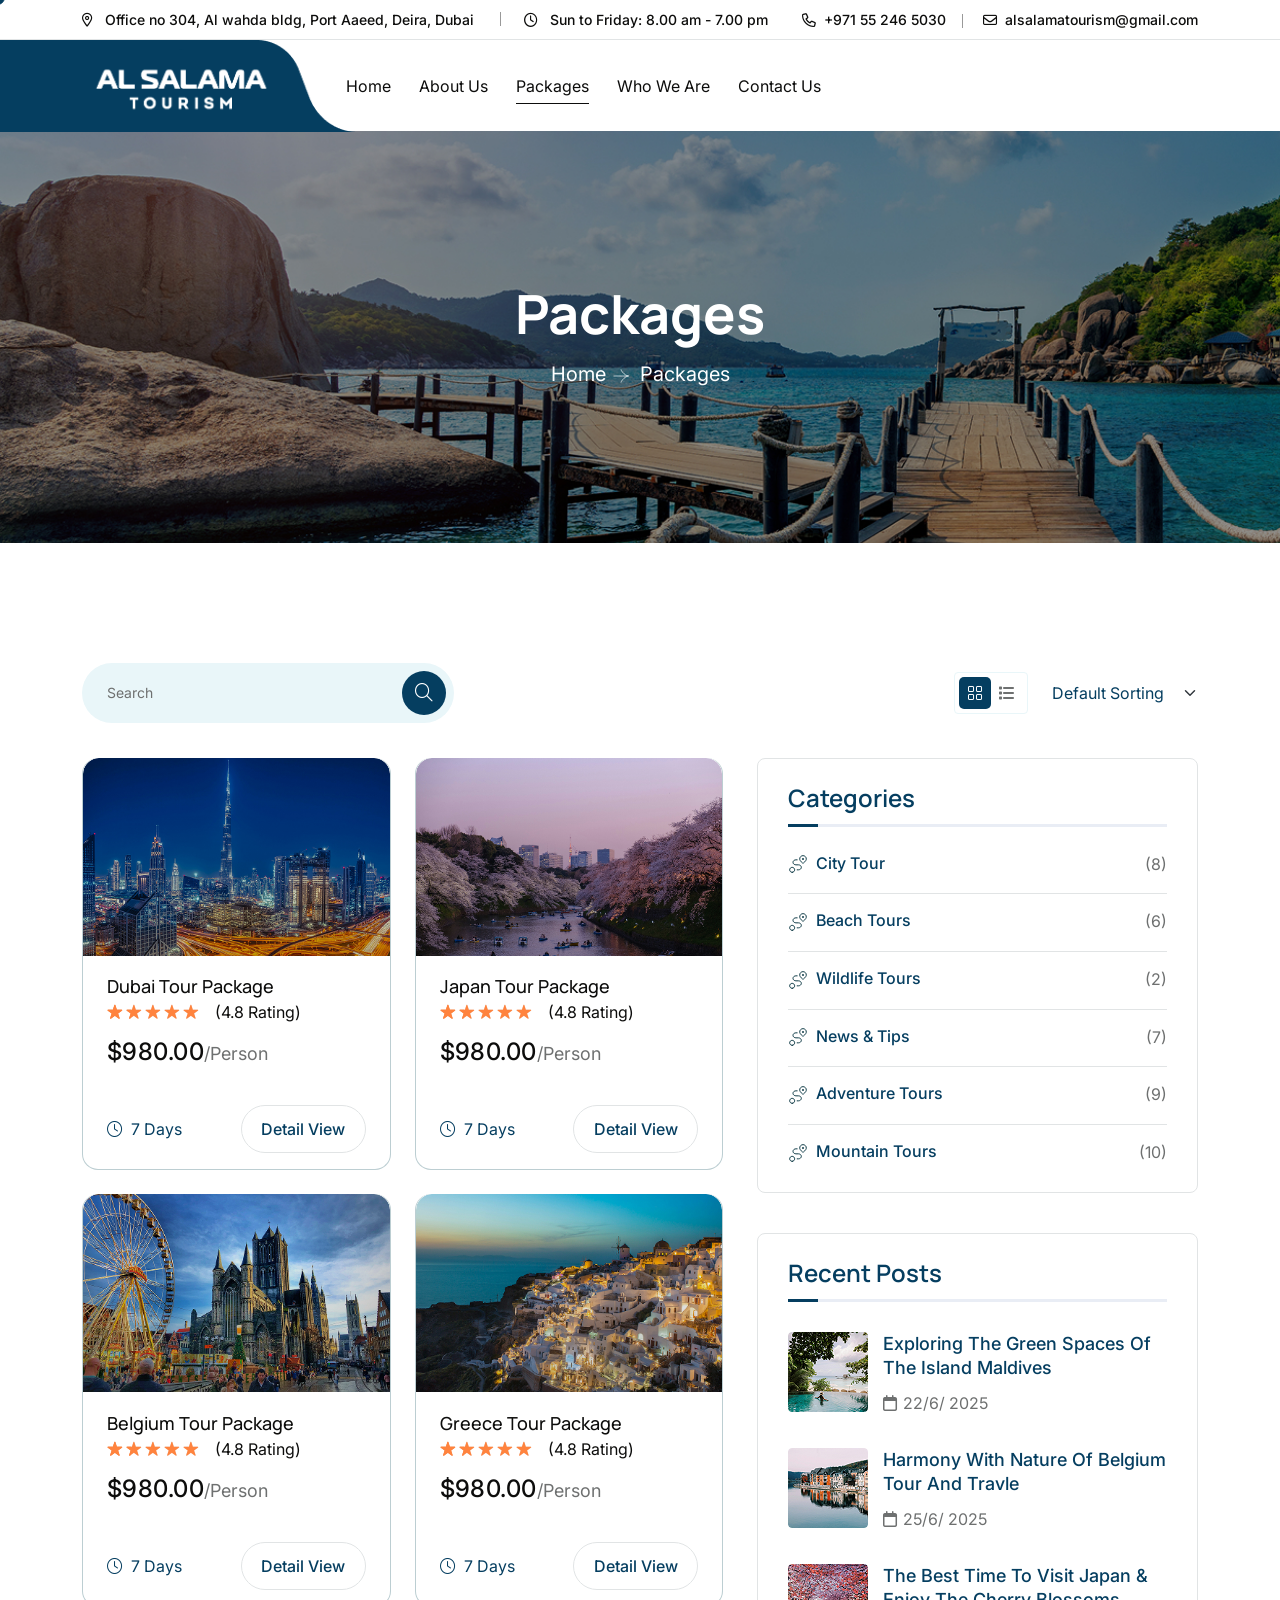
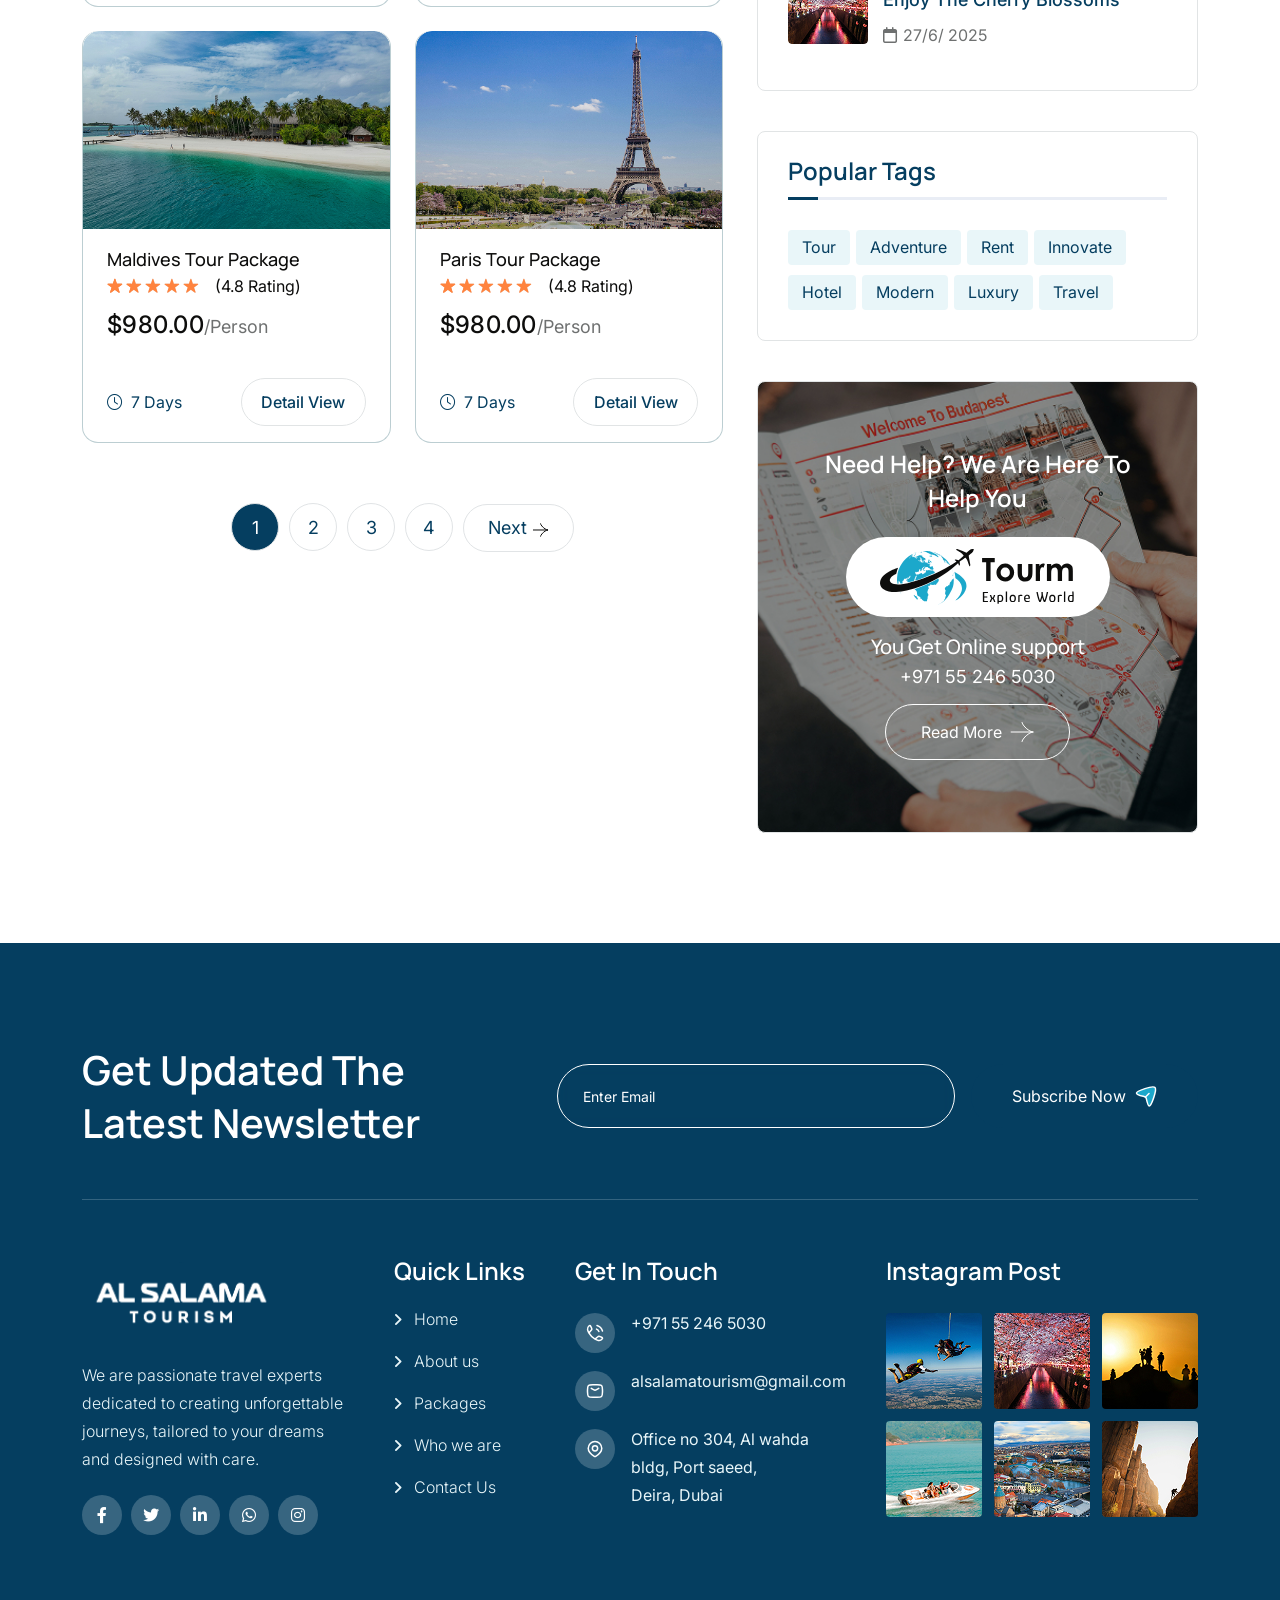
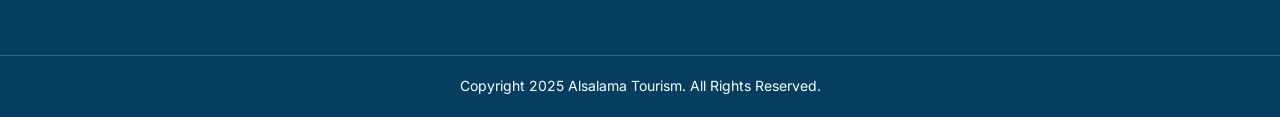
<file: tour.html>
<!doctype html>
<html class="no-js" lang="zxx">

<head>
    <meta charset="utf-8">
    <meta http-equiv="x-ua-compatible" content="ie=edge">
    <title>Alsalama Tourism</title>
    <meta name="author" content="Alsalama Tourism">
    <meta name="description" content="Alsalama Tourism">
    <meta name="keywords" content="Alsalama Tourism">
    <meta name="robots" content="INDEX,FOLLOW">

    <!-- Mobile Specific Metas -->
    <meta name="viewport" content="width=device-width, initial-scale=1, shrink-to-fit=no">

    <!-- Favicons - Place favicon.ico in the root directory -->
    <link rel="apple-touch-icon" sizes="57x57" href="assets/img/alsalama-favicon.png">
    <link rel="apple-touch-icon" sizes="60x60" href="assets/img/alsalama-favicon.png">
    <link rel="apple-touch-icon" sizes="72x72" href="assets/img/alsalama-favicon.png">
    <link rel="apple-touch-icon" sizes="76x76" href="assets/img/alsalama-favicon.png">
    <link rel="apple-touch-icon" sizes="114x114" href="assets/img/alsalama-favicon.png">
    <link rel="apple-touch-icon" sizes="120x120" href="assets/img/alsalama-favicon.png">
    <link rel="apple-touch-icon" sizes="144x144" href="assets/img/alsalama-favicon.png">
    <link rel="apple-touch-icon" sizes="152x152" href="assets/img/alsalama-favicon.png">
    <link rel="apple-touch-icon" sizes="180x180" href="assets/img/alsalama-favicon.png">
    <link rel="icon" type="image/png" sizes="192x192" href="assets/img/alsalama-favicon.png">
    <link rel="icon" type="image/png" sizes="32x32" href="assets/img/alsalama-favicon.png">
    <link rel="icon" type="image/png" sizes="96x96" href="assets/img/alsalama-favicon.png">
    <link rel="icon" type="image/png" sizes="16x16" href="assets/img/alsalama-favicon.png">
    <link rel="manifest" href="assets/img/alsalama-favicon.png">
    <meta name="msapplication-TileColor" content="#ffffff">
    <meta name="msapplication-TileImage" content="assets/img/alsalama-favicon.png">
    <meta name="theme-color" content="#ffffff">
    <!--==============================
	  Google Fonts
	============================== -->
    <link rel="preconnect" href="https://fonts.googleapis.com">
    <link rel="preconnect" href="https://fonts.gstatic.com" crossorigin>
    <link rel="preconnect" href="https://fonts.googleapis.com">
    <link rel="preconnect" href="https://fonts.gstatic.com" crossorigin>
    <link href="https://fonts.googleapis.com/css2?family=Inter:wght@100..900&family=Manrope:wght@200..800&family=Montez&display=swap" rel="stylesheet">

    <!--==============================
	    All CSS File
	============================== -->
    <!-- Bootstrap -->
    <link rel="stylesheet" href="assets/css/bootstrap.min.css">
    <!-- Fontawesome Icon -->
    <link rel="stylesheet" href="assets/css/fontawesome.min.css">
    <!-- Magnific Popup -->
    <link rel="stylesheet" href="assets/css/magnific-popup.min.css">

    <!-- Swiper css -->
    <link rel="stylesheet" href="assets/css/swiper-bundle.min.css">

    <!-- Theme Custom CSS -->
    <link rel="stylesheet" href="assets/css/style.css">

</head>

<body>

    <!--[if lte IE 9]>
    	<p class="browserupgrade">You are using an <strong>outdated</strong> browser. Please <a href="https://browsehappy.com/">upgrade your browser</a> to improve your experience and security.</p>
  	<![endif]-->


    <!--********************************
   		Code Start From Here 
	******************************** -->

    <div class="cursor-follower"></div>

    <!-- slider drag cursor -->
    <div class="slider-drag-cursor"><i class="fas fa-angle-left me-2"></i> DRAG <i class="fas fa-angle-right ms-2"></i>
    </div>


    <!--==============================
     Preloader
  ==============================-->
  <div id="preloader" class="preloader ">
    <!-- <button class="th-btn preloaderCls">Cancel Preloader </button> -->
    <div class="preloader-inner">
        <img src="assets/img/alsalama-favicon.png" alt="">
    </div>

    <div id="loader" class="th-preloader">
        <div class="animation-preloader">
            <div class="txt-loading">
                <span preloader-text="A" class="characters">A</span>

                <span preloader-text="L" class="characters">L</span>

                <span preloader-text="S" class="characters">S</span>

                <span preloader-text="A" class="characters">A</span>

                <span preloader-text="L" class="characters">L</span>
                <span preloader-text="A" class="characters">A</span>
                <span preloader-text="M" class="characters">M </span>
                <span preloader-text="A" class="characters">A</span>
            </div>
        </div>
    </div>

</div> <!--==============================
  
    Mobile Menu
  ============================== -->
  <div class="th-menu-wrapper onepage-nav">
    <div class="th-menu-area text-center">
        <button class="th-menu-toggle"><i class="fal fa-times"></i></button>
        <div class="mobile-logo">
            <a href="index.html"><img src="assets/img/alsalama-logo.jpg" alt="Alsalama Logo"></a>
        </div>
        <div class="th-mobile-menu">
            <ul>
                <li><a href="index.html">Home</a></li>
                <li><a href="about.html">About Us</a></li>
                <li><a href="tour.html"  class="active" >Packages</a></li>
                <li><a href="who-we-are.html">Who we are</a></li>
                <li><a href="contact.html">Contact us</a></li>
            </ul>
        </div>
    </div>
</div> <!--==============================
	Header Area
==============================-->
<header class="th-header header-layout1">
    <div class="header-top">
        <div class="container th-container">
            <div class="row justify-content-center justify-content-xl-between align-items-center">
                <div class="col-auto d-none d-md-block">
                    <div class="header-links">
                        <ul>
                            <li class="d-none d-xl-inline-block"><i class="fa-sharp fa-regular  fa-location-dot"></i>
                                <span>Office no 304, Al wahda bldg, Port Aaeed, Deira, Dubai</span>
                            </li>
                            <li class="d-none d-xl-inline-block"><i class="fa-regular fa-clock"></i>
                                <span>Sun to Friday: 8.00 am - 7.00 pm</span>
                            </li>
                        </ul>
                    </div>
                </div>
                <div class="col-auto">
                    <div class="header-right">
                       
                        <div class="header-links">
                            <ul>
                                <li class="d-none d-md-inline-block"><i class="fa-regular fa-phone"></i><span><a href="#"></a>+971 55 246 5030</span></a></li>
                                <li class="d-none d-md-inline-block"><i class="fa-regular fa-envelope"></i><span><a href="#"></a>alsalamatourism@gmail.com</span></a></li>
                            </ul>
                        </div>
                    </div>
                </div>
            </div>
        </div>
    </div>
    <div class="sticky-wrapper">
        <!-- Main Menu Area -->
        <div class="menu-area">
            <div class="container th-container">
                <div class="row align-items-center justify-content-between">
                    <div class="col-auto">
                        <div class="header-logo">
                            <a href="home-travel.html"><img src="assets/img/widget/alsalama white.png" alt="Alsalama Logo" width="200"></a>
                        </div>
                    </div>
                    <div class="col-auto me-xl-auto">
                        <nav class="main-menu d-none d-xl-inline-block">
                            <ul>
                                <li class="mega-menu-wrap">
                                    <a href="index.html">Home</a>
                                    
                                </li>
                                <li><a href="about.html">About Us</a></li>
                                <li><a href="tour.html" class="active">Packages</a></li>

                                <li><a href="who-we-are.html">Who we are</a></li>
                    
                                <li><a href="contact.html">Contact us</a></li>
                            </ul>
                        </nav>
                        <button type="button" class="th-menu-toggle d-block d-xl-none"><i class="far fa-bars"></i></button>
                    </div>
                    <div class="col-auto d-none d-xl-block">
                        <div class="header-button">
                            <a href="contact.html" class="th-btn style3 th-icon">Book Now</a>

                        </div>
                    </div>
                </div>
            </div>
            <div class="logo-bg" data-mask-src="assets/img/logo_bg_mask.png"></div>
        </div>
    </div>
</header>
    <!--==============================
    Breadcumb
============================== -->
    <div class="breadcumb-wrapper " data-bg-src="assets/img/bg/breadcumb-bg.jpg">
        <div class="container">
            <div class="breadcumb-content">
                <h1 class="breadcumb-title">Packages</h1>
                <ul class="breadcumb-menu">
                    <li><a href="home-travel.html">Home</a></li>
                    <li>Packages</li>
                </ul>
            </div>
        </div>
    </div>
    <!--==============================
Team Area  
==============================-->
    <!--==============================
Product Area
==============================-->
    <section class="space">
        <div class="container">
            <div class="th-sort-bar">
                <div class="row justify-content-between align-items-center">
                    <div class="col-md-4">
                        <div class="search-form-area">
                            <form class="search-form">
                                <input type="text" placeholder="Search">
                                <button type="submit"><i class="fa-light fa-magnifying-glass"></i></button>
                            </form>
                        </div>
                    </div>

                    <div class="col-md-auto">
                        <div class="sorting-filter-wrap">
                            <div class="nav" role="tablist">
                                <a class="active" href="#" id="tab-destination-grid" data-bs-toggle="tab" data-bs-target="#tab-grid" role="tab" aria-controls="tab-grid" aria-selected="true"><i class="fa-light fa-grid-2"></i></a>

                                <a href="#" id="tab-destination-list" data-bs-toggle="tab" data-bs-target="#tab-list" role="tab" aria-controls="tab-list" aria-selected="false" class=""><i class="fa-solid fa-list"></i></a>
                            </div>
                            <form class="woocommerce-ordering" method="get">
                                <select name="orderby" class="orderby" aria-label="destination order">
                                    <option value="menu_order" selected="selected">Default Sorting</option>
                                    <option value="popularity">Sort by popularity</option>
                                    <option value="rating">Sort by average rating</option>
                                    <option value="date">Sort by latest</option>
                                    <option value="price">Sort by price: low to high</option>
                                    <option value="price-desc">Sort by price: high to low</option>
                                </select>
                            </form>
                        </div>
                    </div>
                </div>
            </div>
            <div class="row">
                <div class="col-xxl-8 col-lg-7">
                    <div class="tab-content" id="nav-tabContent">
                        <div class="tab-pane fade active show" id="tab-grid" role="tabpanel" aria-labelledby="tab-tour-grid">
                            <div class="row gy-24 gx-24">
                                <div class="col-md-6">
                                    <div class="tour-box th-ani">
                                        <div class="tour-box_img global-img">
                                            <img src="assets/img/tour/tour_4_1.jpg" alt="image">
                                        </div>
                                        <div class="tour-content">
                                            <h3 class="box-title"><a href="tour-details.html">Dubai Tour Package</a></h3>
                                            <div class="tour-rating">
                                                <div class="star-rating" role="img" aria-label="Rated 5.00 out of 5"><span style="width:100%">Rated
                                                        <strong class="rating">5.00</strong> out of 5 based on <span class="rating">4.8</span>(4.8
                                                        Rating)</span></div>
                                                <a href="tour-details.html" class="woocommerce-review-link">(<span class="count">4.8</span>
                                                    Rating)</a>
                                            </div>
                                            <h4 class="tour-box_price"><span class="currency">$980.00</span>/Person</h4>
                                            <div class="tour-action">
                                                <span><i class="fa-light fa-clock"></i>7 Days</span>
                                                <a href="tour-details.html" class="th-btn style4">Detail View</a>
                                            </div>
                                        </div>
                                    </div>
                                </div>

                                <div class="col-md-6">
                                    <div class="tour-box th-ani">
                                        <div class="tour-box_img global-img">
                                            <img src="assets/img/tour/tour_4_2.jpg" alt="image">
                                        </div>
                                        <div class="tour-content">
                                            <h3 class="box-title"><a href="tour-details.html">Japan Tour Package</a></h3>
                                            <div class="tour-rating">
                                                <div class="star-rating" role="img" aria-label="Rated 5.00 out of 5"><span style="width:100%">Rated
                                                        <strong class="rating">5.00</strong> out of 5 based on <span class="rating">4.8</span>(4.8
                                                        Rating)</span></div>
                                                <a href="tour-details.html" class="woocommerce-review-link">(<span class="count">4.8</span>
                                                    Rating)</a>
                                            </div>
                                            <h4 class="tour-box_price"><span class="currency">$980.00</span>/Person</h4>
                                            <div class="tour-action">
                                                <span><i class="fa-light fa-clock"></i>7 Days</span>
                                                <a href="tour-details.html" class="th-btn style4">Detail View</a>
                                            </div>
                                        </div>
                                    </div>
                                </div>

                                <div class="col-md-6">
                                    <div class="tour-box th-ani">
                                        <div class="tour-box_img global-img">
                                            <img src="assets/img/tour/tour_4_3.jpg" alt="image">
                                        </div>
                                        <div class="tour-content">
                                            <h3 class="box-title"><a href="tour-details.html">Belgium Tour Package</a></h3>
                                            <div class="tour-rating">
                                                <div class="star-rating" role="img" aria-label="Rated 5.00 out of 5"><span style="width:100%">Rated
                                                        <strong class="rating">5.00</strong> out of 5 based on <span class="rating">4.8</span>(4.8
                                                        Rating)</span></div>
                                                <a href="tour-details.html" class="woocommerce-review-link">(<span class="count">4.8</span>
                                                    Rating)</a>
                                            </div>
                                            <h4 class="tour-box_price"><span class="currency">$980.00</span>/Person</h4>
                                            <div class="tour-action">
                                                <span><i class="fa-light fa-clock"></i>7 Days</span>
                                                <a href="tour-details.html" class="th-btn style4">Detail View</a>
                                            </div>
                                        </div>
                                    </div>
                                </div>

                                <div class="col-md-6">
                                    <div class="tour-box th-ani">
                                        <div class="tour-box_img global-img">
                                            <img src="assets/img/tour/tour_4_4.jpg" alt="image">
                                        </div>
                                        <div class="tour-content">
                                            <h3 class="box-title"><a href="tour-details.html">Greece Tour Package</a></h3>
                                            <div class="tour-rating">
                                                <div class="star-rating" role="img" aria-label="Rated 5.00 out of 5"><span style="width:100%">Rated
                                                        <strong class="rating">5.00</strong> out of 5 based on <span class="rating">4.8</span>(4.8
                                                        Rating)</span></div>
                                                <a href="tour-details.html" class="woocommerce-review-link">(<span class="count">4.8</span>
                                                    Rating)</a>
                                            </div>
                                            <h4 class="tour-box_price"><span class="currency">$980.00</span>/Person</h4>
                                            <div class="tour-action">
                                                <span><i class="fa-light fa-clock"></i>7 Days</span>
                                                <a href="tour-details.html" class="th-btn style4">Detail View</a>
                                            </div>
                                        </div>
                                    </div>
                                </div>

                                <div class="col-md-6">
                                    <div class="tour-box th-ani">
                                        <div class="tour-box_img global-img">
                                            <img src="assets/img/tour/tour_4_5.jpg" alt="image">
                                        </div>
                                        <div class="tour-content">
                                            <h3 class="box-title"><a href="tour-details.html">Maldives Tour Package</a></h3>
                                            <div class="tour-rating">
                                                <div class="star-rating" role="img" aria-label="Rated 5.00 out of 5"><span style="width:100%">Rated
                                                        <strong class="rating">5.00</strong> out of 5 based on <span class="rating">4.8</span>(4.8
                                                        Rating)</span></div>
                                                <a href="tour-details.html" class="woocommerce-review-link">(<span class="count">4.8</span>
                                                    Rating)</a>
                                            </div>
                                            <h4 class="tour-box_price"><span class="currency">$980.00</span>/Person</h4>
                                            <div class="tour-action">
                                                <span><i class="fa-light fa-clock"></i>7 Days</span>
                                                <a href="tour-details.html" class="th-btn style4">Detail View</a>
                                            </div>
                                        </div>
                                    </div>
                                </div>

                                <div class="col-md-6">
                                    <div class="tour-box th-ani">
                                        <div class="tour-box_img global-img">
                                            <img src="assets/img/tour/tour_4_6.jpg" alt="image">
                                        </div>
                                        <div class="tour-content">
                                            <h3 class="box-title"><a href="tour-details.html">Paris Tour Package</a></h3>
                                            <div class="tour-rating">
                                                <div class="star-rating" role="img" aria-label="Rated 5.00 out of 5"><span style="width:100%">Rated
                                                        <strong class="rating">5.00</strong> out of 5 based on <span class="rating">4.8</span>(4.8
                                                        Rating)</span></div>
                                                <a href="tour-details.html" class="woocommerce-review-link">(<span class="count">4.8</span>
                                                    Rating)</a>
                                            </div>
                                            <h4 class="tour-box_price"><span class="currency">$980.00</span>/Person</h4>
                                            <div class="tour-action">
                                                <span><i class="fa-light fa-clock"></i>7 Days</span>
                                                <a href="tour-details.html" class="th-btn style4">Detail View</a>
                                            </div>
                                        </div>
                                    </div>
                                </div>

                               


                            </div>
                        </div>

                        <div class="tab-pane fade " id="tab-list" role="tabpanel" aria-labelledby="tab-tour-list">
                            <div class="row gy-30">
                                <div class="col-12">
                                    <div class="tour-box style-flex th-ani">
                                        <div class="tour-box_img global-img">
                                            <img src="assets/img/tour/tour_4_1.jpg" alt="image">
                                        </div>
                                        <div class="tour-content">
                                            <h3 class="box-title"><a href="tour-details.html">Greece Tour Package</a></h3>
                                            <div class="tour-rating">
                                                <div class="star-rating" role="img" aria-label="Rated 5.00 out of 5"><span style="width:100%">Rated
                                                        <strong class="rating">5.00</strong> out of 5 based on <span class="rating">4.8</span>(4.8
                                                        Rating)</span></div>
                                                <a href="tour-details.html" class="woocommerce-review-link">(<span class="count">4.8</span>
                                                    Rating)</a>
                                            </div>
                                            <h4 class="tour-box_price"><span class="currency">$980.00</span>/Person</h4>
                                            <div class="tour-action">
                                                <span><i class="fa-light fa-clock"></i>7 Days</span>
                                                <a href="tour-details.html" class="th-btn style4">Detail View</a>
                                            </div>
                                        </div>
                                    </div>
                                </div>

                                <div class="col-12">
                                    <div class="tour-box style-flex th-ani">
                                        <div class="tour-box_img global-img">
                                            <img src="assets/img/tour/tour_4_2.jpg" alt="image">
                                        </div>
                                        <div class="tour-content">
                                            <h3 class="box-title"><a href="tour-details.html">Dubai Tour Package</a></h3>
                                            <div class="tour-rating">
                                                <div class="star-rating" role="img" aria-label="Rated 5.00 out of 5"><span style="width:100%">Rated
                                                        <strong class="rating">5.00</strong> out of 5 based on <span class="rating">4.8</span>(4.8
                                                        Rating)</span></div>
                                                <a href="tour-details.html" class="woocommerce-review-link">(<span class="count">4.8</span>
                                                    Rating)</a>
                                            </div>
                                            <h4 class="tour-box_price"><span class="currency">$980.00</span>/Person</h4>
                                            <div class="tour-action">
                                                <span><i class="fa-light fa-clock"></i>7 Days</span>
                                                <a href="tour-details.html" class="th-btn style4">Detail View</a>
                                            </div>
                                        </div>
                                    </div>
                                </div>

                                <div class="col-12">
                                    <div class="tour-box style-flex th-ani">
                                        <div class="tour-box_img global-img">
                                            <img src="assets/img/tour/tour_4_3.jpg" alt="image">
                                        </div>
                                        <div class="tour-content">
                                            <h3 class="box-title"><a href="tour-details.html">Belgium Tour Package</a></h3>
                                            <div class="tour-rating">
                                                <div class="star-rating" role="img" aria-label="Rated 5.00 out of 5"><span style="width:100%">Rated
                                                        <strong class="rating">5.00</strong> out of 5 based on <span class="rating">4.8</span>(4.8
                                                        Rating)</span></div>
                                                <a href="tour-details.html" class="woocommerce-review-link">(<span class="count">4.8</span>
                                                    Rating)</a>
                                            </div>
                                            <h4 class="tour-box_price"><span class="currency">$980.00</span>/Person</h4>
                                            <div class="tour-action">
                                                <span><i class="fa-light fa-clock"></i>7 Days</span>
                                                <a href="tour-details.html" class="th-btn style4">Detail View</a>
                                            </div>
                                        </div>
                                    </div>
                                </div>

                                <div class="col-12">
                                    <div class="tour-box style-flex th-ani">
                                        <div class="tour-box_img global-img">
                                            <img src="assets/img/tour/tour_4_4.jpg" alt="image">
                                        </div>
                                        <div class="tour-content">
                                            <h3 class="box-title"><a href="tour-details.html">Greece Tour Package</a></h3>
                                            <div class="tour-rating">
                                                <div class="star-rating" role="img" aria-label="Rated 5.00 out of 5"><span style="width:100%">Rated
                                                        <strong class="rating">5.00</strong> out of 5 based on <span class="rating">4.8</span>(4.8
                                                        Rating)</span></div>
                                                <a href="tour-details.html" class="woocommerce-review-link">(<span class="count">4.8</span>
                                                    Rating)</a>
                                            </div>
                                            <h4 class="tour-box_price"><span class="currency">$980.00</span>/Person</h4>
                                            <div class="tour-action">
                                                <span><i class="fa-light fa-clock"></i>7 Days</span>
                                                <a href="tour-details.html" class="th-btn style4">Detail View</a>
                                            </div>
                                        </div>
                                    </div>
                                </div>

                                <div class="col-12">
                                    <div class="tour-box style-flex th-ani">
                                        <div class="tour-box_img global-img">
                                            <img src="assets/img/tour/tour_4_5.jpg" alt="image">
                                        </div>
                                        <div class="tour-content">
                                            <h3 class="box-title"><a href="tour-details.html">Maldives Tour Package</a></h3>
                                            <div class="tour-rating">
                                                <div class="star-rating" role="img" aria-label="Rated 5.00 out of 5"><span style="width:100%">Rated
                                                        <strong class="rating">5.00</strong> out of 5 based on <span class="rating">4.8</span>(4.8
                                                        Rating)</span></div>
                                                <a href="tour-details.html" class="woocommerce-review-link">(<span class="count">4.8</span>
                                                    Rating)</a>
                                            </div>
                                            <h4 class="tour-box_price"><span class="currency">$980.00</span>/Person</h4>
                                            <div class="tour-action">
                                                <span><i class="fa-light fa-clock"></i>7 Days</span>
                                                <a href="tour-details.html" class="th-btn style4">Detail View</a>
                                            </div>
                                        </div>
                                    </div>
                                </div>

                                <div class="col-12">
                                    <div class="tour-box style-flex th-ani">
                                        <div class="tour-box_img global-img">
                                            <img src="assets/img/tour/tour_4_6.jpg" alt="image">
                                        </div>
                                        <div class="tour-content">
                                            <h3 class="box-title"><a href="tour-details.html">Paris Tour Package</a></h3>
                                            <div class="tour-rating">
                                                <div class="star-rating" role="img" aria-label="Rated 5.00 out of 5"><span style="width:100%">Rated
                                                        <strong class="rating">5.00</strong> out of 5 based on <span class="rating">4.8</span>(4.8
                                                        Rating)</span></div>
                                                <a href="tour-details.html" class="woocommerce-review-link">(<span class="count">4.8</span>
                                                    Rating)</a>
                                            </div>
                                            <h4 class="tour-box_price"><span class="currency">$980.00</span>/Person</h4>
                                            <div class="tour-action">
                                                <span><i class="fa-light fa-clock"></i>7 Days</span>
                                                <a href="tour-details.html" class="th-btn style4">Detail View</a>
                                            </div>
                                        </div>
                                    </div>
                                </div>

                                <div class="col-12">
                                    <div class="tour-box style-flex th-ani">
                                        <div class="tour-box_img global-img">
                                            <img src="assets/img/tour/tour_4_7.jpg" alt="image">
                                        </div>
                                        <div class="tour-content">
                                            <h3 class="box-title"><a href="tour-details.html">Switzerland Tour Package</a></h3>
                                            <div class="tour-rating">
                                                <div class="star-rating" role="img" aria-label="Rated 5.00 out of 5"><span style="width:100%">Rated
                                                        <strong class="rating">5.00</strong> out of 5 based on <span class="rating">4.8</span>(4.8
                                                        Rating)</span></div>
                                                <a href="tour-details.html" class="woocommerce-review-link">(<span class="count">4.8</span>
                                                    Rating)</a>
                                            </div>
                                            <h4 class="tour-box_price"><span class="currency">$980.00</span>/Person</h4>
                                            <div class="tour-action">
                                                <span><i class="fa-light fa-clock"></i>7 Days</span>
                                                <a href="tour-details.html" class="th-btn style4">Detail View</a>
                                            </div>
                                        </div>
                                    </div>
                                </div>

                                <div class="col-12">
                                    <div class="tour-box style-flex th-ani">
                                        <div class="tour-box_img global-img">
                                            <img src="assets/img/tour/tour_4_8.jpg" alt="image">
                                        </div>
                                        <div class="tour-content">
                                            <h3 class="box-title"><a href="tour-details.html">Bali Tour Package</a></h3>
                                            <div class="tour-rating">
                                                <div class="star-rating" role="img" aria-label="Rated 5.00 out of 5"><span style="width:100%">Rated
                                                        <strong class="rating">5.00</strong> out of 5 based on <span class="rating">4.8</span>(4.8
                                                        Rating)</span></div>
                                                <a href="tour-details.html" class="woocommerce-review-link">(<span class="count">4.8</span>
                                                    Rating)</a>
                                            </div>
                                            <h4 class="tour-box_price"><span class="currency">$980.00</span>/Person</h4>
                                            <div class="tour-action">
                                                <span><i class="fa-light fa-clock"></i>7 Days</span>
                                                <a href="tour-details.html" class="th-btn style4">Detail View</a>
                                            </div>
                                        </div>
                                    </div>
                                </div>

                            </div>
                        </div>
                        <div class="th-pagination text-center mt-60">
                            <ul>
                                <li><a class="active" href="tour.html">1</a></li>
                                <li><a href="tour.html">2</a></li>
                                <li><a href="tour.html">3</a></li>
                                <li><a href="tour.html">4</a></li>
                                <li><a class="next-page" href="tour.html">Next <img src="assets/img/icon/arrow-right4.svg" alt=""></a></li>
                            </ul>
                        </div>
                    </div>
                </div>
                <div class="col-xxl-4 col-lg-5">
                    <aside class="sidebar-area">
                        <div class="widget widget_categories  ">
                            <h3 class="widget_title">Categories</h3>
                            <ul>
                                <li>
                                    <a href="blog.html"><img src="assets/img/theme-img/map.svg" alt="">City Tour</a>
                                    <span>(8)</span>
                                </li>
                                <li>
                                    <a href="blog.html"><img src="assets/img/theme-img/map.svg" alt="">Beach Tours</a>
                                    <span>(6)</span>
                                </li>
                                <li>
                                    <a href="blog.html"><img src="assets/img/theme-img/map.svg" alt="">Wildlife Tours</a>
                                    <span>(2)</span>
                                </li>
                                <li>
                                    <a href="blog.html"><img src="assets/img/theme-img/map.svg" alt="">News & Tips</a>
                                    <span>(7)</span>
                                </li>
                                <li>
                                    <a href="blog.html"><img src="assets/img/theme-img/map.svg" alt="">Adventure Tours</a>
                                    <span>(9)</span>
                                </li>
                                <li>
                                    <a href="blog.html"><img src="assets/img/theme-img/map.svg" alt="">Mountain Tours</a>
                                    <span>(10)</span>
                                </li>
                            </ul>
                        </div>
                        <div class="widget  ">
                            <h3 class="widget_title">Recent Posts</h3>
                            <div class="recent-post-wrap">
                                <div class="recent-post">
                                    <div class="media-img">
                                        <a href="blog-details.html"><img src="assets/img/blog/recent-post-1-1.jpg" alt="Blog Image"></a>
                                    </div>
                                    <div class="media-body">
                                        <h4 class="post-title"><a class="text-inherit" href="blog-details.html">Exploring The Green Spaces Of the island maldives</a></h4>
                                        <div class="recent-post-meta">
                                            <a href="blog.html"><i class="fa-regular fa-calendar"></i>22/6/ 2025</a>
                                        </div>
                                    </div>
                                </div>
                                <div class="recent-post">
                                    <div class="media-img">
                                        <a href="blog-details.html"><img src="assets/img/blog/recent-post-1-2.jpg" alt="Blog Image"></a>
                                    </div>
                                    <div class="media-body">
                                        <h4 class="post-title"><a class="text-inherit" href="blog-details.html">Harmony With Nature Of Belgium Tour and travle</a></h4>
                                        <div class="recent-post-meta">
                                            <a href="blog.html"><i class="fa-regular fa-calendar"></i>25/6/ 2025</a>
                                        </div>

                                    </div>
                                </div>
                                <div class="recent-post">
                                    <div class="media-img">
                                        <a href="blog-details.html"><img src="assets/img/blog/recent-post-1-3.jpg" alt="Blog Image"></a>
                                    </div>
                                    <div class="media-body">
                                        <h4 class="post-title"><a class="text-inherit" href="blog-details.html">The best time to visit japan & enjoy the cherry blossoms</a></h4>
                                        <div class="recent-post-meta">
                                            <a href="blog.html"><i class="fa-regular fa-calendar"></i>27/6/ 2025</a>
                                        </div>
                                    </div>
                                </div>
                            </div>
                        </div>
                        <div class="widget widget_tag_cloud  ">
                            <h3 class="widget_title">Popular Tags</h3>
                            <div class="tagcloud">
                                <a href="blog.html">Tour</a>
                                <a href="blog.html">Adventure</a>
                                <a href="blog.html">Rent</a>
                                <a href="blog.html">Innovate</a>
                                <a href="blog.html">Hotel</a>
                                <a href="blog.html">Modern</a>
                                <a href="blog.html">Luxury</a>
                                <a href="blog.html">Travel</a>
                            </div>
                        </div>
                        <div class="widget widget_offer  " data-bg-src="assets/img/bg/widget_bg_1.jpg">
                            <div class="offer-banner">
                                <div class="offer">
                                    <h6 class="box-title">Need Help? We Are Here To Help You</h6>
                                    <div class="banner-logo">
                                        <img src="assets/img/logo2.svg" alt="Tourm">
                                    </div>
                                    <div class="offer">
                                        <h6 class="offer-title">You Get Online support</h6>
                                        <a class="offter-num" href="tel:+971 55 246 5030">+971 55 246 5030</a>
                                    </div>
                                    <a href="contact.html" class="th-btn style2 th-icon">Read More</a>
                                </div>
                            </div>
                        </div>
                    </aside>
                </div>

            </div>
            <div class="shape-mockup shape1 d-none d-xxl-block" data-bottom="7%" data-right="-8%">
                <img src="assets/img/shape/shape_1.png" alt="shape">
            </div>
            <div class="shape-mockup shape2 d-none d-xl-block" data-bottom="1%" data-right="-7%">
                <img src="assets/img/shape/shape_2.png" alt="shape">
            </div>
            <div class="shape-mockup shape3 d-none d-xxl-block" data-bottom="-2%" data-right="-12%">
                <img src="assets/img/shape/shape_3.png" alt="shape">
            </div>
        </div>

    </section><!--==============================
	Footer Area
==============================-->
<footer class="footer-wrapper bg-title footer-layout2">
    <div class="widget-area">
        <div class="container">
            <div class="newsletter-area">
                <div class="newsletter-top">
                    <div class="row gy-4 align-items-center">
                        <div class="col-lg-5">
                            <h2 class="newsletter-title text-white text-capitalize mb-0">get updated the latest
                                newsletter</h2>
                        </div>
                        <div class="col-lg-7">
                            <form class="newsletter-form style2">
                                <input class="form-control " type="email" placeholder="Enter Email" required="">
                                <button type="submit" class="th-btn style1">Subscribe Now <img src="assets/img/icon/plane2.svg" alt=""></button>
                            </form>
                        </div>
                    </div>
                </div>
            </div>
            <div class="row justify-content-between">
                <div class="col-md-6 col-xl-3">
                    <div class="widget footer-widget">
                        <div class="th-widget-about">
                            <div class="about-logo">
                                <a href="index.html"><img src="assets/img/widget/alsalama white.png" alt="Alsalama Logo" width="200"></a>
                            </div>
                            <p class="about-text">We are passionate travel experts dedicated to creating unforgettable journeys, tailored to your dreams and designed with care.</p>
                            <div class="th-social">
                                <a href="https://www.facebook.com/"><i class="fab fa-facebook-f"></i></a>
                                <a href="https://www.twitter.com/"><i class="fab fa-twitter"></i></a>
                                <a href="https://www.linkedin.com/"><i class="fab fa-linkedin-in"></i></a>
                                <a href="https://www.whatsapp.com/"><i class="fab fa-whatsapp"></i></a>
                                <a href="https://instagram.com/"><i class="fab fa-instagram"></i></a>
                            </div>
                        </div>
                    </div>
                </div>
                <div class="col-md-6 col-xl-auto">
                    <div class="widget widget_nav_menu footer-widget">
                        <h3 class="widget_title">Quick Links</h3>
                        <div class="menu-all-pages-container">
                            <ul class="menu">

                                <li><a href="index.html">Home</a></li>
                                <li><a href="about.html">About us</a></li>
                                <li><a href="tour.html">Packages</a></li>
                                <li><a href="who-we-are.html">Who we are</a></li>
                                <li><a href="contact.html">Contact Us</a></li>
                            </ul>
                        </div>
                    </div>
                </div>
                <div class="col-md-6 col-xl-auto">
                    <div class="widget footer-widget">
                        <h3 class="widget_title">Get In Touch</h3>
                        <div class="th-widget-contact">
                            <div class="info-box_text">
                                <div class="icon">
                                    <img src="assets/img/icon/phone.svg" alt="img">
                                </div>
                                <div class="details">
                                    <p><a href="tel:+971 55 246 5030" class="info-box_link">+971 55 246 5030</a></p>
                                    <!-- <p><a href="tel:+09876543210" class="info-box_link">+09 876 543 210</a></p> -->
                                </div>
                            </div>
                            <div class="info-box_text">
                                <div class="icon">
                                    <img src="assets/img/icon/envelope.svg" alt="img">
                                </div>
                                <div class="details">
                                    <p><a href="alsalamatourism@gmail.com" class="info-box_link">alsalamatourism@gmail.com</a></p>
                                    <!-- <p><a href="mailto:support24@tourm.com" class="info-box_link">support24@tourm.com</a></p> -->
                                </div>
                            </div>
                            <div class="info-box_text">
                                <div class="icon"><img src="assets/img/icon/location-dot.svg" alt="img"></div>
                                <div class="details">
                                    <p>Office no 304, Al wahda bldg, Port saeed,<br>Deira, Dubai</p>
                                </div>
                            </div>
                        </div>
                    </div>
                </div>
                <div class="col-md-6 col-xl-auto">
                    <div class="widget footer-widget">
                        <h3 class="widget_title">Instagram Post</h3>
                        <div class="sidebar-gallery">
                            <div class="gallery-thumb">
                                <img src="assets/img/widget/gallery_1_1.jpg" alt="Gallery Image">
                                <a target="_blank" href="https://www.instagram.com/" class="gallery-btn"><i class="fab fa-instagram"></i></a>
                            </div>
                            <div class="gallery-thumb">
                                <img src="assets/img/widget/gallery_1_2.jpg" alt="Gallery Image">
                                <a target="_blank" href="https://www.instagram.com/" class="gallery-btn"><i class="fab fa-instagram"></i></a>
                            </div>
                            <div class="gallery-thumb">
                                <img src="assets/img/widget/gallery_1_3.jpg" alt="Gallery Image">
                                <a target="_blank" href="https://www.instagram.com/" class="gallery-btn"><i class="fab fa-instagram"></i></a>
                            </div>
                            <div class="gallery-thumb">
                                <img src="assets/img/widget/gallery_1_4.jpg" alt="Gallery Image">
                                <a target="_blank" href="https://www.instagram.com/" class="gallery-btn"><i class="fab fa-instagram"></i></a>
                            </div>
                            <div class="gallery-thumb">
                                <img src="assets/img/widget/gallery_1_5.jpg" alt="Gallery Image">
                                <a target="_blank" href="https://www.instagram.com/" class="gallery-btn"><i class="fab fa-instagram"></i></a>
                            </div>
                            <div class="gallery-thumb">
                                <img src="assets/img/widget/gallery_1_6.jpg" alt="Gallery Image">
                                <a target="_blank" href="https://www.instagram.com/" class="gallery-btn"><i class="fab fa-instagram"></i></a>
                            </div>
                        </div>
                    </div>
                </div>
            </div>
        </div>
    </div>
    <div class="copyright-wrap">
        <div class="container">
            <div class="row justify-content-between align-items-center">
                <div class="col-md-12 text-center">
                    <p class="copyright-text">Copyright 2025 <a href="index.html">Alsalama Tourism</a>. All Rights Reserved.</p>
                </div>
               
            </div>

        </div>
    </div>
    <div class="shape-mockup movingX d-none d-xxl-block" data-top="24%" data-left="5%">
        <img src="assets/img/shape/shape_8.png" alt="shape">
    </div>
</footer>

    <!--********************************
			Code End  Here 
	******************************** -->

    <!-- Scroll To Top -->
    <div class="scroll-top">
        <svg class="progress-circle svg-content" width="100%" height="100%" viewBox="-1 -1 102 102">
            <path d="M50,1 a49,49 0 0,1 0,98 a49,49 0 0,1 0,-98" style="transition: stroke-dashoffset 10ms linear 0s; stroke-dasharray: 307.919, 307.919; stroke-dashoffset: 307.919;">
            </path>
        </svg>
    </div>
    <!--==============================
modal Area  
==============================-->
    <div id="login-form" class="popup-login-register mfp-hide">
        <ul class="nav" id="pills-tab" role="tablist">
            <li class="nav-item" role="presentation">
                <button class="nav-menu" id="pills-home-tab" data-bs-toggle="pill" data-bs-target="#pills-home" type="button" role="tab" aria-controls="pills-home" aria-selected="false">Login</button>
            </li>
            <li class="nav-item" role="presentation">
                <button class="nav-menu active" id="pills-profile-tab" data-bs-toggle="pill" data-bs-target="#pills-profile" type="button" role="tab" aria-controls="pills-profile" aria-selected="true">Register</button>
            </li>
        </ul>
        <div class="tab-content" id="pills-tabContent">
            <div class="tab-pane fade" id="pills-home" role="tabpanel" aria-labelledby="pills-home-tab">
                <h3 class="box-title mb-30">Sign in to your account</h3>
                <div class="th-login-form">
                    <form action="mail.php" method="POST" class="login-form ajax-contact">
                        <div class="row">
                            <div class="form-group col-12">
                                <label>Username or email</label>
                                <input type="text" class="form-control" name="email" id="email" required="required">
                            </div>
                            <div class="form-group col-12">
                                <label>Password</label>
                                <input type="password" class="form-control" name="pasword" id="pasword" required="required">
                            </div>

                            <div class="form-btn mb-20 col-12">
                                <button class="th-btn btn-fw th-radius2 ">Send Message</button>
                            </div>
                        </div>
                        <div id="forgot_url">
                            <a href="my-account.html">Forgot password?</a>
                        </div>
                        <p class="form-messages mb-0 mt-3"></p>
                    </form>
                </div>
            </div>
            <div class="tab-pane fade active show" id="pills-profile" role="tabpanel" aria-labelledby="pills-profile-tab">
                <h3 class="th-form-title mb-30">Sign in to your account</h3>
                <form action="mail.php" method="POST" class="login-form ajax-contact">
                    <div class="row">
                        <div class="form-group col-12">
                            <label>Username*</label>
                            <input type="text" class="form-control" name="usename" id="usename" required="required">
                        </div>
                        <div class="form-group col-12">
                            <label>First name*</label>
                            <input type="text" class="form-control" name="firstname" id="firstname" required="required">
                        </div>
                        <div class="form-group col-12">
                            <label>Last name*</label>
                            <input type="text" class="form-control" name="lastname" id="lastname" required="required">
                        </div>
                        <div class="form-group col-12">
                            <label for="new_email">Your email*</label>
                            <input type="text" class="form-control" name="new_email" id="new_email" required="required">
                        </div>
                        <div class="form-group col-12">
                            <label for="new_email_confirm">Confirm email*</label>
                            <input type="text" class="form-control" name="new_email_confirm" id="new_email_confirm" required="required">
                        </div>
                        <div class="statement">
                            <span class="register-notes">A password will be emailed to you.</span>
                        </div>

                        <div class="form-btn mt-20 col-12">
                            <button class="th-btn btn-fw th-radius2 ">Sign up</button>
                        </div>
                    </div>
                    <p class="form-messages mb-0 mt-3"></p>
                </form>
            </div>
        </div>
    </div>

    <!--==============================
    All Js File
============================== -->
    <!-- Jquery -->
    <!-- Jquery -->
    <script src="assets/js/vendor/jquery-3.6.0.min.js"></script>
    <!-- Swiper Js -->
    <script src="assets/js/swiper-bundle.min.js"></script>
    <!-- Bootstrap -->
    <script src="assets/js/bootstrap.min.js"></script>
    <!-- Magnific Popup -->
    <script src="assets/js/jquery.magnific-popup.min.js"></script>
    <!-- Counter Up -->
    <script src="assets/js/jquery.counterup.min.js"></script>
    <!-- Range Slider -->
    <script src="assets/js/jquery-ui.min.js"></script>
    <!-- imagesloaded -->
    <script src="assets/js/imagesloaded.pkgd.min.js"></script>
    <!-- isotope -->
    <script src="assets/js/isotope.pkgd.min.js"></script>
    <!-- gsap -->
    <script src="assets/js/gsap.min.js"></script>

    <!-- circle-progress -->
    <script src="assets/js/circle-progress.js"></script>

    <script src="assets/js/matter.min.js"></script>
    <script src="assets/js/matterjs-custom.js"></script>


    <!-- nice select -->
    <script src="assets/js/nice-select.min.js"></script>

    <!-- Main Js File -->
    <script src="assets/js/main.js"></script>
</body>

</html>
</file>
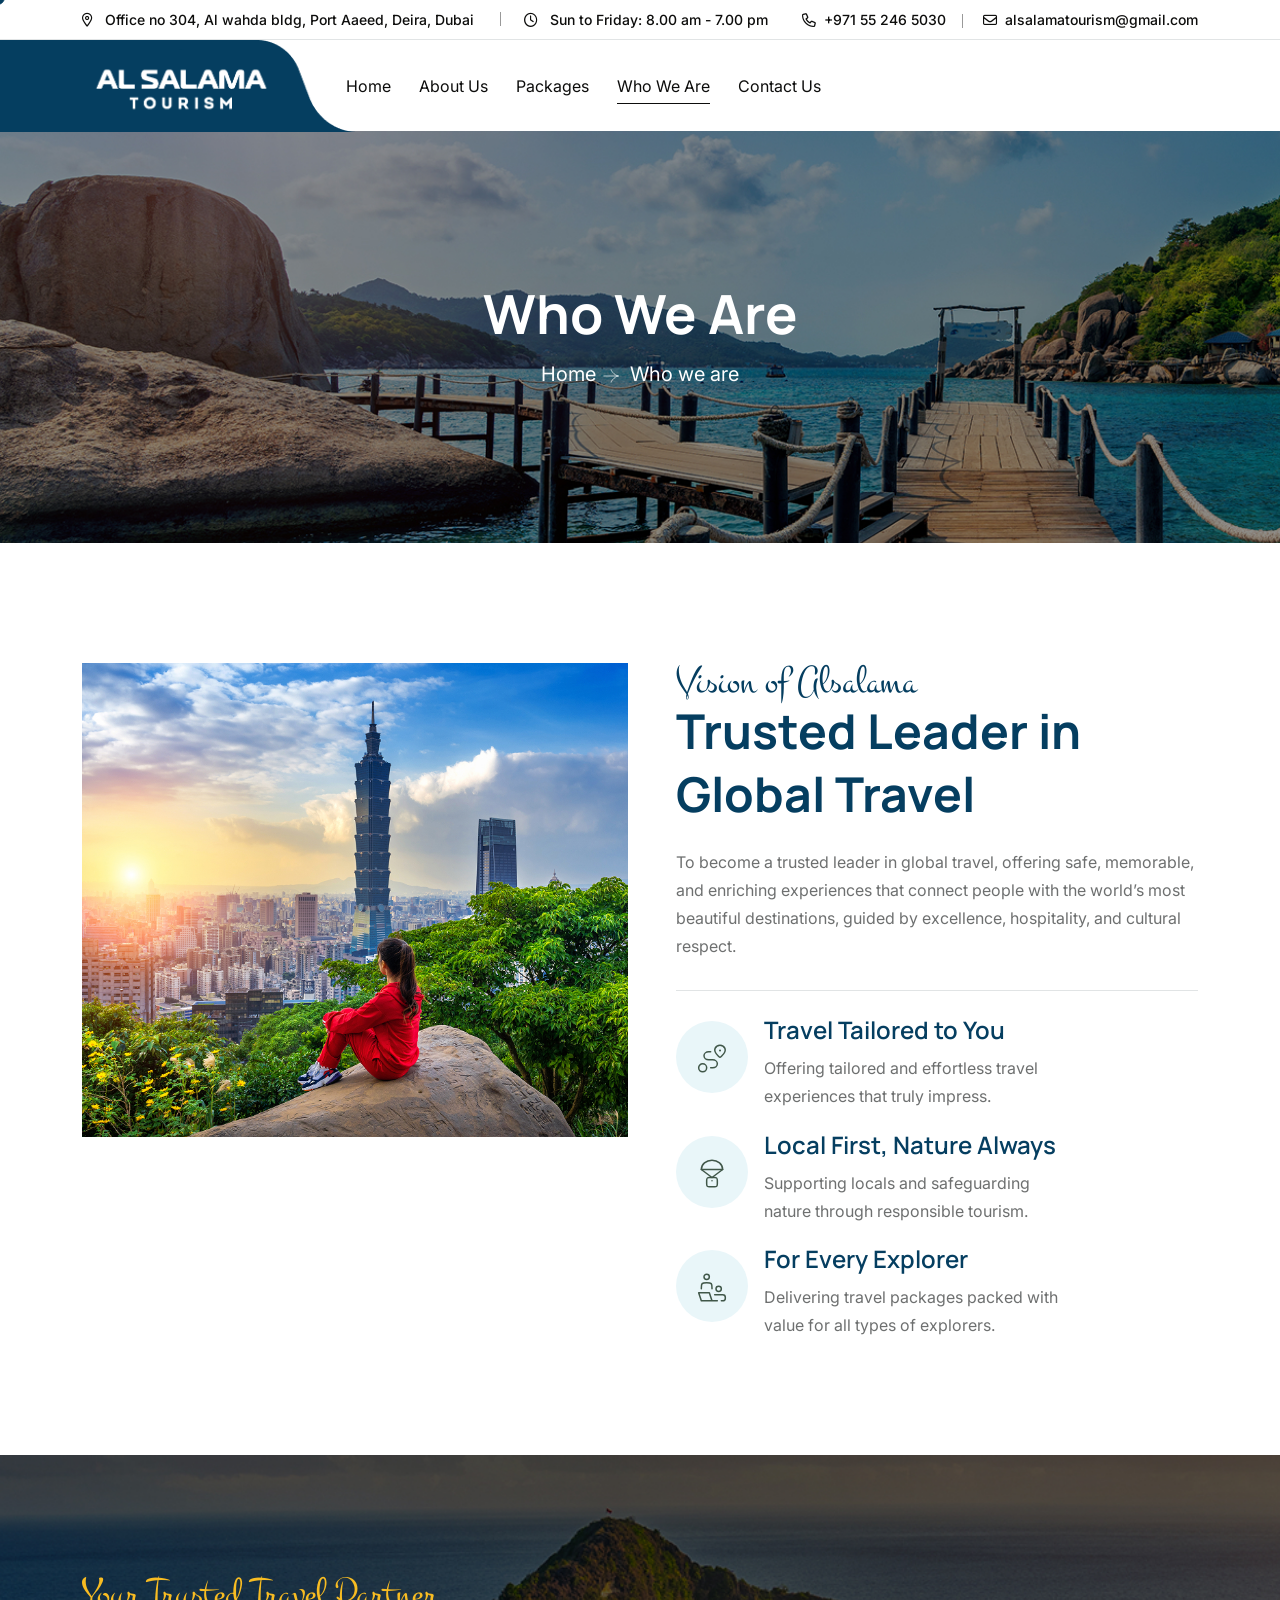
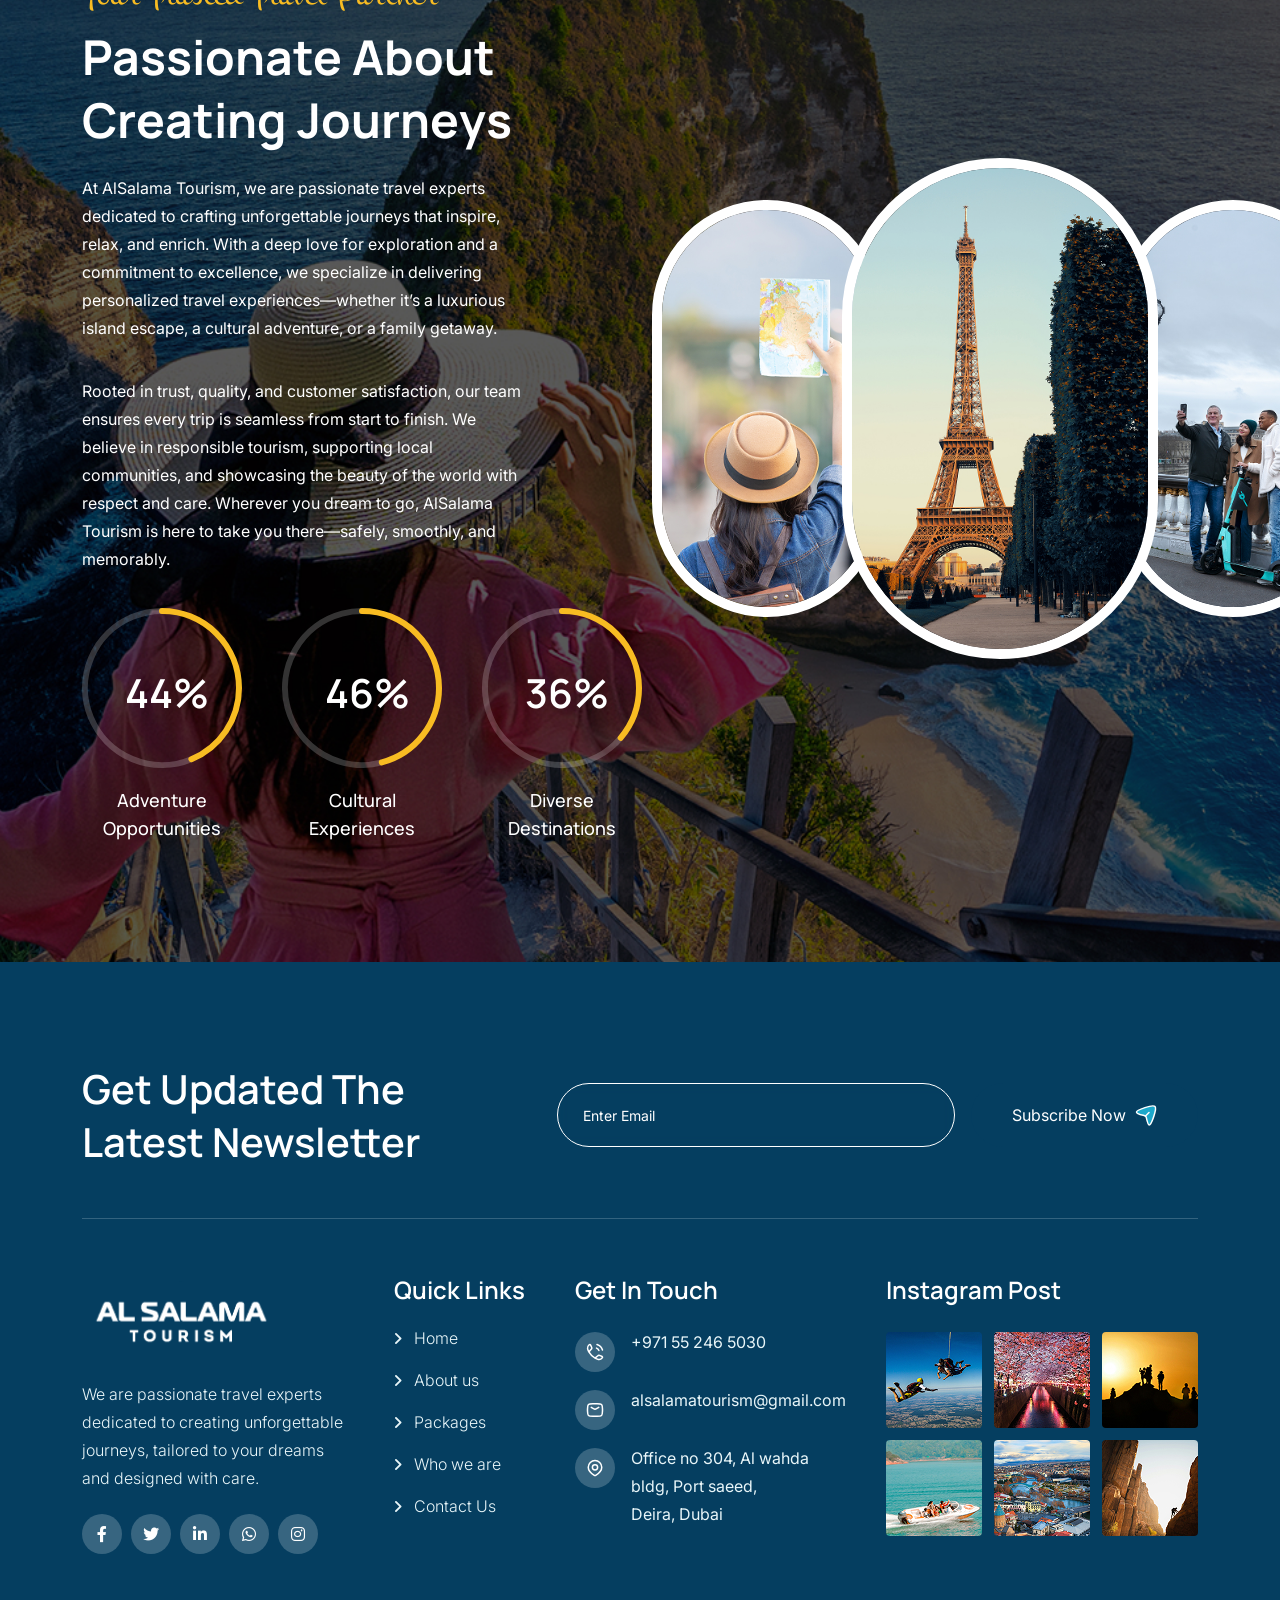
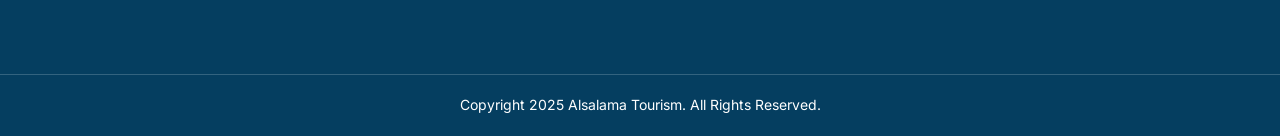
<file: who-we-are.html>
<!doctype html>
<html class="no-js" lang="zxx">

<head>
    <meta charset="utf-8">
    <meta http-equiv="x-ua-compatible" content="ie=edge">
    <title>Alsalama Tourism</title>
    <meta name="author" content="Alsalama Tourism">
    <meta name="description" content="Alsalama Tourism">
    <meta name="keywords" content="Alsalama Tourism">
    <meta name="robots" content="INDEX,FOLLOW">

    <!-- Mobile Specific Metas -->
    <meta name="viewport" content="width=device-width, initial-scale=1, shrink-to-fit=no">

     <!-- Favicons - Place favicon.ico in the root directory -->
     <link rel="apple-touch-icon" sizes="57x57" href="assets/img/alsalama-favicon.png">
     <link rel="apple-touch-icon" sizes="60x60" href="assets/img/alsalama-favicon.png">
     <link rel="apple-touch-icon" sizes="72x72" href="assets/img/alsalama-favicon.png">
     <link rel="apple-touch-icon" sizes="76x76" href="assets/img/alsalama-favicon.png">
     <link rel="apple-touch-icon" sizes="114x114" href="assets/img/alsalama-favicon.png">
     <link rel="apple-touch-icon" sizes="120x120" href="assets/img/alsalama-favicon.png">
     <link rel="apple-touch-icon" sizes="144x144" href="assets/img/alsalama-favicon.png">
     <link rel="apple-touch-icon" sizes="152x152" href="assets/img/alsalama-favicon.png">
     <link rel="apple-touch-icon" sizes="180x180" href="assets/img/alsalama-favicon.png">
     <link rel="icon" type="image/png" sizes="192x192" href="assets/img/alsalama-favicon.png">
     <link rel="icon" type="image/png" sizes="32x32" href="assets/img/alsalama-favicon.png">
     <link rel="icon" type="image/png" sizes="96x96" href="assets/img/alsalama-favicon.png">
     <link rel="icon" type="image/png" sizes="16x16" href="assets/img/alsalama-favicon.png">
     <link rel="manifest" href="assets/img/alsalama-favicon.png">
     <meta name="msapplication-TileColor" content="#ffffff">
     <meta name="msapplication-TileImage" content="assets/img/alsalama-favicon.png">
     <meta name="theme-color" content="#ffffff">

    <!--==============================
	  Google Fonts
	============================== -->
    <link rel="preconnect" href="https://fonts.googleapis.com">
    <link rel="preconnect" href="https://fonts.gstatic.com" crossorigin>
    <link rel="preconnect" href="https://fonts.googleapis.com">
    <link rel="preconnect" href="https://fonts.gstatic.com" crossorigin>
    <link href="https://fonts.googleapis.com/css2?family=Inter:wght@100..900&family=Manrope:wght@200..800&family=Montez&display=swap" rel="stylesheet">

    <!--==============================
	    All CSS File
	============================== -->
    <!-- Bootstrap -->
    <link rel="stylesheet" href="assets/css/bootstrap.min.css">
    <!-- Fontawesome Icon -->
    <link rel="stylesheet" href="assets/css/fontawesome.min.css">
    <!-- Magnific Popup -->
    <link rel="stylesheet" href="assets/css/magnific-popup.min.css">

    <!-- Swiper css -->
    <link rel="stylesheet" href="assets/css/swiper-bundle.min.css">

    <!-- Theme Custom CSS -->
    <link rel="stylesheet" href="assets/css/style.css">

</head>

<body>

    <!--[if lte IE 9]>
    	<p class="browserupgrade">You are using an <strong>outdated</strong> browser. Please <a href="https://browsehappy.com/">upgrade your browser</a> to improve your experience and security.</p>
  	<![endif]-->


    <!--********************************
   		Code Start From Here 
	******************************** -->

    <div class="cursor-follower"></div>

    <!-- slider drag cursor -->
    <div class="slider-drag-cursor"><i class="fas fa-angle-left me-2"></i> DRAG <i class="fas fa-angle-right ms-2"></i>
    </div>


    <!--==============================
     Preloader
  ==============================-->
  <div id="preloader" class="preloader ">
    <!-- <button class="th-btn preloaderCls">Cancel Preloader </button> -->
    <div class="preloader-inner">
        <img src="assets/img/alsalama-favicon.png" alt="">
    </div>

    <div id="loader" class="th-preloader">
        <div class="animation-preloader">
            <div class="txt-loading">
                <span preloader-text="A" class="characters">A</span>

                <span preloader-text="L" class="characters">L</span>

                <span preloader-text="S" class="characters">S</span>

                <span preloader-text="A" class="characters">A</span>

                <span preloader-text="L" class="characters">L</span>
                <span preloader-text="A" class="characters">A</span>
                <span preloader-text="M" class="characters">M </span>
                <span preloader-text="A" class="characters">A</span>
            </div>
        </div>
    </div>

</div> <!--==============================
    Sidemenu
============================== -->
  
    <div class="popup-search-box">
        <button class="searchClose"><i class="fal fa-times"></i></button>
        <form action="#">
            <input type="text" placeholder="What are you looking for?">
            <button type="submit"><i class="fal fa-search"></i></button>
        </form>
    </div><!--==============================
    Mobile Menu
  ============================== -->
  <div class="th-menu-wrapper onepage-nav">
    <div class="th-menu-area text-center">
        <button class="th-menu-toggle"><i class="fal fa-times"></i></button>
        <div class="mobile-logo">
            <a href="index.html"><img src="assets/img/alsalama-logo.jpg" alt="Alsalama Logo"></a>
        </div>
        <div class="th-mobile-menu">
            <ul>
                <li><a href="index.html">Home</a></li>
                <li><a href="about.html">About Us</a></li>
                <li><a href="tour.html" >Packages</a></li>
                <li><a href="who-we-are.html"  class="active" >Who we are</a></li>
                <li><a href="contact.html">Contact us</a></li>
            </ul>
        </div>
    </div>
</div> <!--==============================
	Header Area
==============================-->
<header class="th-header header-layout1">
    <div class="header-top">
        <div class="container th-container">
            <div class="row justify-content-center justify-content-xl-between align-items-center">
                <div class="col-auto d-none d-md-block">
                    <div class="header-links">
                        <ul>
                            <li class="d-none d-xl-inline-block"><i class="fa-sharp fa-regular  fa-location-dot"></i>
                                <span>Office no 304, Al wahda bldg, Port Aaeed, Deira, Dubai</span>
                            </li>
                            <li class="d-none d-xl-inline-block"><i class="fa-regular fa-clock"></i>
                                <span>Sun to Friday: 8.00 am - 7.00 pm</span>
                            </li>
                        </ul>
                    </div>
                </div>
                <div class="col-auto">
                    <div class="header-right">
                       
                        <div class="header-links">
                            <ul>
                                <li class="d-none d-md-inline-block"><i class="fa-regular fa-phone"></i><span><a href="#"></a>+971 55 246 5030</span></a></li>
                                <li class="d-none d-md-inline-block"><i class="fa-regular fa-envelope"></i><span><a href="#"></a>alsalamatourism@gmail.com</span></a></li>
                            </ul>
                        </div>
                    </div>
                </div>
            </div>
        </div>
    </div>
    <div class="sticky-wrapper">
        <!-- Main Menu Area -->
        <div class="menu-area">
            <div class="container th-container">
                <div class="row align-items-center justify-content-between">
                    <div class="col-auto">
                        <div class="header-logo">
                            <a href="home-travel.html"><img src="assets/img/widget/alsalama white.png" alt="Alsalama Logo" width="200"></a>
                        </div>
                    </div>
                    <div class="col-auto me-xl-auto">
                        <nav class="main-menu d-none d-xl-inline-block">
                            <ul>
                                <li class="mega-menu-wrap">
                                    <a href="index.html">Home</a>
                                    
                                </li>
                                <li><a href="about.html">About Us</a></li>
                                <li><a href="tour.html">Packages</a></li>

                                <li><a href="who-we-are.html" class="active">Who we are</a></li>
                    
                                <li><a href="contact.html">Contact us</a></li>
                            </ul>
                        </nav>
                        <button type="button" class="th-menu-toggle d-block d-xl-none"><i class="far fa-bars"></i></button>
                    </div>
                    <div class="col-auto d-none d-xl-block">
                        <div class="header-button">
                            <a href="contact.html" class="th-btn style3 th-icon">Book Now</a>

                        </div>
                    </div>
                </div>
            </div>
            <div class="logo-bg" data-mask-src="assets/img/logo_bg_mask.png"></div>
        </div>
    </div>
</header>
    <!--==============================
    Breadcumb
============================== -->
    <div class="breadcumb-wrapper " data-bg-src="assets/img/bg/breadcumb-bg.jpg">
        <div class="container">
            <div class="breadcumb-content">
                <h1 class="breadcumb-title">Who we are</h1>
                <ul class="breadcumb-menu">
                    <li><a href="home-travel.html">Home</a></li>
                    <li>Who we are</li>
                </ul>
            </div>
        </div>
    </div><!--==============================


About Area  
==============================-->
<div class="about-area position-relative overflow-hidden space" id="about-sec">
    <div class="container">
        <div class="row">
            <div class="col-xl-6">
                <div class="img-box16">
                    <div class="img1">
                        <img src="assets/img/normal/about_13_1.png" alt="About">
                    </div>
                </div>
            </div>
            <div class="col-xl-6">
                <div class="ps-xl-4">
                    <div class="title-area mb-20">
                        <span class="sub-title style1 ">Vision of Alsalama</span>
                        <h2 class="sec-title mb-20">Trusted Leader in Global Travel</h2>
                    </div>
                    <p class="sec-text2 mb-30">To become a trusted leader in global travel, offering safe, memorable, and enriching experiences that connect people with the world’s most beautiful destinations, guided by excellence, hospitality, and cultural respect.

                    </p>
                    <div class="about13-wrapp">
                        <div class="about13-img"><img src="assets/img/normal/side-image.png" alt=""></div>
                        <div class="about-item-wrap">
                            <div class="about-item style2">
                                <div class="about-item_img"><img src="assets/img/icon/about_3_1.svg" alt=""></div>
                                <div class="about-item_centent">
                                    <h5 class="box-title">Travel Tailored to You</h5>
                                    <p class="about-item_text">Offering tailored and effortless travel experiences that truly impress.</p>
                                </div>
                            </div>
                            <div class="about-item style2">
                                <div class="about-item_img"><img src="assets/img/icon/about_3_2.svg" alt=""></div>
                                <div class="about-item_centent">
                                    <h5 class="box-title">Local First, Nature Always</h5>
                                    <p class="about-item_text">Supporting locals and safeguarding nature through responsible tourism.</p>
                                </div>
                            </div>
                            <div class="about-item style2">
                                <div class="about-item_img"><img src="assets/img/icon/about_3_3.svg" alt=""></div>
                                <div class="about-item_centent">
                                    <h5 class="box-title">For Every Explorer</h5>
                                    <p class="about-item_text">Delivering travel packages packed with value for all types of explorers.</p>
                                </div>
                            </div>
                        </div>
                    </div>
                </div>
            </div>
        </div>
        <div class="shape-mockup movingX d-none d-xl-block" data-top="8%" data-left="-15%">
            <img src="assets/img/shape/shape_2_1.png" alt="shape">
        </div>
        <div class="shape-mockup jump d-none d-xl-block" data-top="23%" data-right="-14%">
            <img src="assets/img/shape/shape_2_2.png" alt="shape">
        </div>
        <div class="shape-mockup spin d-none d-xl-block" data-bottom="-4%" data-left="-18%">
            <img src="assets/img/shape/shape_2_3.png" alt="shape">
        </div>
        <div class="shape-mockup movingX d-none d-xl-block" data-bottom="12%" data-right="-14%">
            <img src="assets/img/shape/shape_2_4.png" alt="shape">
        </div>
    </div>
</div><!--==============================



About Area  
==============================-->
<div class="about-area position-relative overflow-hidden space" id="about-sec" data-bg-src="assets/img/bg/about_bg_3.jpg">
    <div class="container">
        <div class="row gy-4 align-items-center">
            <div class="col-xl-6">
                <div class="">
                    <div class="title-area mb-20 pe-xl-5 me-xl-5">
                        <span class="sub-title style1 extra-sub">Your Trusted Travel Partner</span>
                        <h2 class="sec-title mb-20 text-white text-capitalize">Passionate About Creating Journeys</h2>
                        <p class="sec-text3 mb-35 text-white">At AlSalama Tourism, we are passionate travel experts dedicated to crafting unforgettable journeys that inspire, relax, and enrich. With a deep love for exploration and a commitment to excellence, we specialize in delivering personalized travel experiences—whether it’s a luxurious island escape, a cultural adventure, or a family getaway.</p>

                            <p class="sec-text3 mb-35 text-white">Rooted in trust, quality, and customer satisfaction, our team ensures every trip is seamless from start to finish. We believe in responsible tourism, supporting local communities, and showcasing the beauty of the world with respect and care. Wherever you dream to go, AlSalama Tourism is here to take you there—safely, smoothly, and memorably.</p>
                    </div>
                    <div class="about-circle-wrap style2">
                        <div class="about-circle">
                            <div class="progressbar" data-path-color="#F8BC22">
                                <div class="circle" data-percent="85">
                                    <div class="circle-num"></div>
                                </div>
                            </div>
                            <div class="media-body">
                                <h3 class="box-title">Adventure Opportunities</h3>
                            </div>
                        </div>
                        <div class="about-circle">
                            <div class="progressbar" data-path-color="#F8BC22">
                                <div class="circle" data-percent="95">
                                    <div class="circle-num"></div>
                                </div>
                            </div>
                            <div class="media-body">
                                <h3 class="box-title">Cultural Experiences</h3>
                            </div>
                        </div>
                        <div class="about-circle">
                            <div class="progressbar" data-path-color="#F8BC22">
                                <div class="circle" data-percent="75">
                                    <div class="circle-num"></div>
                                </div>
                            </div>
                            <div class="media-body">
                                <h3 class="box-title">Diverse Destinations</h3>
                            </div>
                        </div>
                    </div>

                </div>
            </div>
            <div class="col-xl-6">
                <div class="img-box14">
                    <div class="img1">
                        <img src="assets/img/normal/about_14_1.png" alt="About">
                    </div>
                    <div class="img2">
                        <img src="assets/img/normal/about_14_2.png" alt="About">
                    </div>
                    <div class="img3">
                        <img src="assets/img/normal/about_14_3.png" alt="About">
                    </div>
                </div>
            </div>
        </div>
    </div>
    <div class="shape-mockup jump d-none d-xl-block" data-bottom="0%" data-left="0%">
        <img src="assets/img/shape/shape_22.png" alt="shape">
    </div>
    <div class="shape-mockup z-index-3 d-none d-xl-block" data-top="10%" data-right="0%">
        <img src="assets/img/shape/shape_23.png" alt="shape">
    </div>
</div><!--==============================




	Footer Area
==============================-->
<footer class="footer-wrapper bg-title footer-layout2">
    <div class="widget-area">
        <div class="container">
            <div class="newsletter-area">
                <div class="newsletter-top">
                    <div class="row gy-4 align-items-center">
                        <div class="col-lg-5">
                            <h2 class="newsletter-title text-white text-capitalize mb-0">get updated the latest
                                newsletter</h2>
                        </div>
                        <div class="col-lg-7">
                            <form class="newsletter-form style2">
                                <input class="form-control " type="email" placeholder="Enter Email" required="">
                                <button type="submit" class="th-btn style1">Subscribe Now <img src="assets/img/icon/plane2.svg" alt=""></button>
                            </form>
                        </div>
                    </div>
                </div>
            </div>
            <div class="row justify-content-between">
                <div class="col-md-6 col-xl-3">
                    <div class="widget footer-widget">
                        <div class="th-widget-about">
                            <div class="about-logo">
                                <a href="index.html"><img src="assets/img/widget/alsalama white.png" alt="Alsalama Logo" width="200"></a>
                            </div>
                            <p class="about-text">We are passionate travel experts dedicated to creating unforgettable journeys, tailored to your dreams and designed with care.</p>
                            <div class="th-social">
                                <a href="https://www.facebook.com/"><i class="fab fa-facebook-f"></i></a>
                                <a href="https://www.twitter.com/"><i class="fab fa-twitter"></i></a>
                                <a href="https://www.linkedin.com/"><i class="fab fa-linkedin-in"></i></a>
                                <a href="https://www.whatsapp.com/"><i class="fab fa-whatsapp"></i></a>
                                <a href="https://instagram.com/"><i class="fab fa-instagram"></i></a>
                            </div>
                        </div>
                    </div>
                </div>
                <div class="col-md-6 col-xl-auto">
                    <div class="widget widget_nav_menu footer-widget">
                        <h3 class="widget_title">Quick Links</h3>
                        <div class="menu-all-pages-container">
                            <ul class="menu">

                                <li><a href="index.html">Home</a></li>
                                    <li><a href="about.html">About us</a></li>
                                    <li><a href="tour.html">Packages</a></li>
                                    <li><a href="who-we-are.html">Who we are</a></li>
                                    <li><a href="contact.html">Contact Us</a></li>
                            </ul>
                        </div>
                    </div>
                </div>
                <div class="col-md-6 col-xl-auto">
                    <div class="widget footer-widget">
                        <h3 class="widget_title">Get In Touch</h3>
                        <div class="th-widget-contact">
                            <div class="info-box_text">
                                <div class="icon">
                                    <img src="assets/img/icon/phone.svg" alt="img">
                                </div>
                                <div class="details">
                                    <p><a href="tel:+971 55 246 5030" class="info-box_link">+971 55 246 5030</a></p>
                                    <!-- <p><a href="tel:+09876543210" class="info-box_link">+09 876 543 210</a></p> -->
                                </div>
                            </div>
                            <div class="info-box_text">
                                <div class="icon">
                                    <img src="assets/img/icon/envelope.svg" alt="img">
                                </div>
                                <div class="details">
                                    <p><a href="alsalamatourism@gmail.com" class="info-box_link">alsalamatourism@gmail.com</a></p>
                                    <!-- <p><a href="mailto:support24@tourm.com" class="info-box_link">support24@tourm.com</a></p> -->
                                </div>
                            </div>
                            <div class="info-box_text">
                                <div class="icon"><img src="assets/img/icon/location-dot.svg" alt="img"></div>
                                <div class="details">
                                    <p>Office no 304, Al wahda bldg, Port saeed,<br>Deira, Dubai</p>
                                </div>
                            </div>
                        </div>
                    </div>
                </div>
                <div class="col-md-6 col-xl-auto">
                    <div class="widget footer-widget">
                        <h3 class="widget_title">Instagram Post</h3>
                        <div class="sidebar-gallery">
                            <div class="gallery-thumb">
                                <img src="assets/img/widget/gallery_1_1.jpg" alt="Gallery Image">
                                <a target="_blank" href="https://www.instagram.com/" class="gallery-btn"><i class="fab fa-instagram"></i></a>
                            </div>
                            <div class="gallery-thumb">
                                <img src="assets/img/widget/gallery_1_2.jpg" alt="Gallery Image">
                                <a target="_blank" href="https://www.instagram.com/" class="gallery-btn"><i class="fab fa-instagram"></i></a>
                            </div>
                            <div class="gallery-thumb">
                                <img src="assets/img/widget/gallery_1_3.jpg" alt="Gallery Image">
                                <a target="_blank" href="https://www.instagram.com/" class="gallery-btn"><i class="fab fa-instagram"></i></a>
                            </div>
                            <div class="gallery-thumb">
                                <img src="assets/img/widget/gallery_1_4.jpg" alt="Gallery Image">
                                <a target="_blank" href="https://www.instagram.com/" class="gallery-btn"><i class="fab fa-instagram"></i></a>
                            </div>
                            <div class="gallery-thumb">
                                <img src="assets/img/widget/gallery_1_5.jpg" alt="Gallery Image">
                                <a target="_blank" href="https://www.instagram.com/" class="gallery-btn"><i class="fab fa-instagram"></i></a>
                            </div>
                            <div class="gallery-thumb">
                                <img src="assets/img/widget/gallery_1_6.jpg" alt="Gallery Image">
                                <a target="_blank" href="https://www.instagram.com/" class="gallery-btn"><i class="fab fa-instagram"></i></a>
                            </div>
                        </div>
                    </div>
                </div>
            </div>
        </div>
    </div>
    <div class="copyright-wrap">
        <div class="container">
            <div class="row justify-content-between align-items-center">
                <div class="col-md-12 text-center">
                    <p class="copyright-text">Copyright 2025 <a href="index.html">Alsalama Tourism</a>. All Rights Reserved.</p>
                </div>
               
            </div>

        </div>
    </div>
    <div class="shape-mockup movingX d-none d-xxl-block" data-top="24%" data-left="5%">
        <img src="assets/img/shape/shape_8.png" alt="shape">
    </div>
</footer>

    <!--********************************
			Code End  Here 
	******************************** -->

    <!-- Scroll To Top -->
    <div class="scroll-top">
        <svg class="progress-circle svg-content" width="100%" height="100%" viewBox="-1 -1 102 102">
            <path d="M50,1 a49,49 0 0,1 0,98 a49,49 0 0,1 0,-98" style="transition: stroke-dashoffset 10ms linear 0s; stroke-dasharray: 307.919, 307.919; stroke-dashoffset: 307.919;">
            </path>
        </svg>
    </div>
    <!--==============================
modal Area  
==============================-->
    <div id="login-form" class="popup-login-register mfp-hide">
        <ul class="nav" id="pills-tab" role="tablist">
            <li class="nav-item" role="presentation">
                <button class="nav-menu" id="pills-home-tab" data-bs-toggle="pill" data-bs-target="#pills-home" type="button" role="tab" aria-controls="pills-home" aria-selected="false">Login</button>
            </li>
            <li class="nav-item" role="presentation">
                <button class="nav-menu active" id="pills-profile-tab" data-bs-toggle="pill" data-bs-target="#pills-profile" type="button" role="tab" aria-controls="pills-profile" aria-selected="true">Register</button>
            </li>
        </ul>
        <div class="tab-content" id="pills-tabContent">
            <div class="tab-pane fade" id="pills-home" role="tabpanel" aria-labelledby="pills-home-tab">
                <h3 class="box-title mb-30">Sign in to your account</h3>
                <div class="th-login-form">
                    <form action="mail.php" method="POST" class="login-form ajax-contact">
                        <div class="row">
                            <div class="form-group col-12">
                                <label>Username or email</label>
                                <input type="text" class="form-control" name="email" id="email" required="required">
                            </div>
                            <div class="form-group col-12">
                                <label>Password</label>
                                <input type="password" class="form-control" name="pasword" id="pasword" required="required">
                            </div>

                            <div class="form-btn mb-20 col-12">
                                <button class="th-btn btn-fw th-radius2 ">Send Message</button>
                            </div>
                        </div>
                        <div id="forgot_url">
                            <a href="my-account.html">Forgot password?</a>
                        </div>
                        <p class="form-messages mb-0 mt-3"></p>
                    </form>
                </div>
            </div>
            <div class="tab-pane fade active show" id="pills-profile" role="tabpanel" aria-labelledby="pills-profile-tab">
                <h3 class="th-form-title mb-30">Sign in to your account</h3>
                <form action="mail.php" method="POST" class="login-form ajax-contact">
                    <div class="row">
                        <div class="form-group col-12">
                            <label>Username*</label>
                            <input type="text" class="form-control" name="usename" id="usename" required="required">
                        </div>
                        <div class="form-group col-12">
                            <label>First name*</label>
                            <input type="text" class="form-control" name="firstname" id="firstname" required="required">
                        </div>
                        <div class="form-group col-12">
                            <label>Last name*</label>
                            <input type="text" class="form-control" name="lastname" id="lastname" required="required">
                        </div>
                        <div class="form-group col-12">
                            <label for="new_email">Your email*</label>
                            <input type="text" class="form-control" name="new_email" id="new_email" required="required">
                        </div>
                        <div class="form-group col-12">
                            <label for="new_email_confirm">Confirm email*</label>
                            <input type="text" class="form-control" name="new_email_confirm" id="new_email_confirm" required="required">
                        </div>
                        <div class="statement">
                            <span class="register-notes">A password will be emailed to you.</span>
                        </div>

                        <div class="form-btn mt-20 col-12">
                            <button class="th-btn btn-fw th-radius2 ">Sign up</button>
                        </div>
                    </div>
                    <p class="form-messages mb-0 mt-3"></p>
                </form>
            </div>
        </div>
    </div>

    <!--==============================
    All Js File
============================== -->
    <!-- Jquery -->
    <!-- Jquery -->
    <script src="assets/js/vendor/jquery-3.6.0.min.js"></script>
    <!-- Swiper Js -->
    <script src="assets/js/swiper-bundle.min.js"></script>
    <!-- Bootstrap -->
    <script src="assets/js/bootstrap.min.js"></script>
    <!-- Magnific Popup -->
    <script src="assets/js/jquery.magnific-popup.min.js"></script>
    <!-- Counter Up -->
    <script src="assets/js/jquery.counterup.min.js"></script>
    <!-- Range Slider -->
    <script src="assets/js/jquery-ui.min.js"></script>
    <!-- imagesloaded -->
    <script src="assets/js/imagesloaded.pkgd.min.js"></script>
    <!-- isotope -->
    <script src="assets/js/isotope.pkgd.min.js"></script>
    <!-- gsap -->
    <script src="assets/js/gsap.min.js"></script>

    <!-- circle-progress -->
    <script src="assets/js/circle-progress.js"></script>

    <script src="assets/js/matter.min.js"></script>
    <script src="assets/js/matterjs-custom.js"></script>


    <!-- nice select -->
    <script src="assets/js/nice-select.min.js"></script>

    <!-- Main Js File -->
    <script src="assets/js/main.js"></script>
</body>

</html>
</file>
